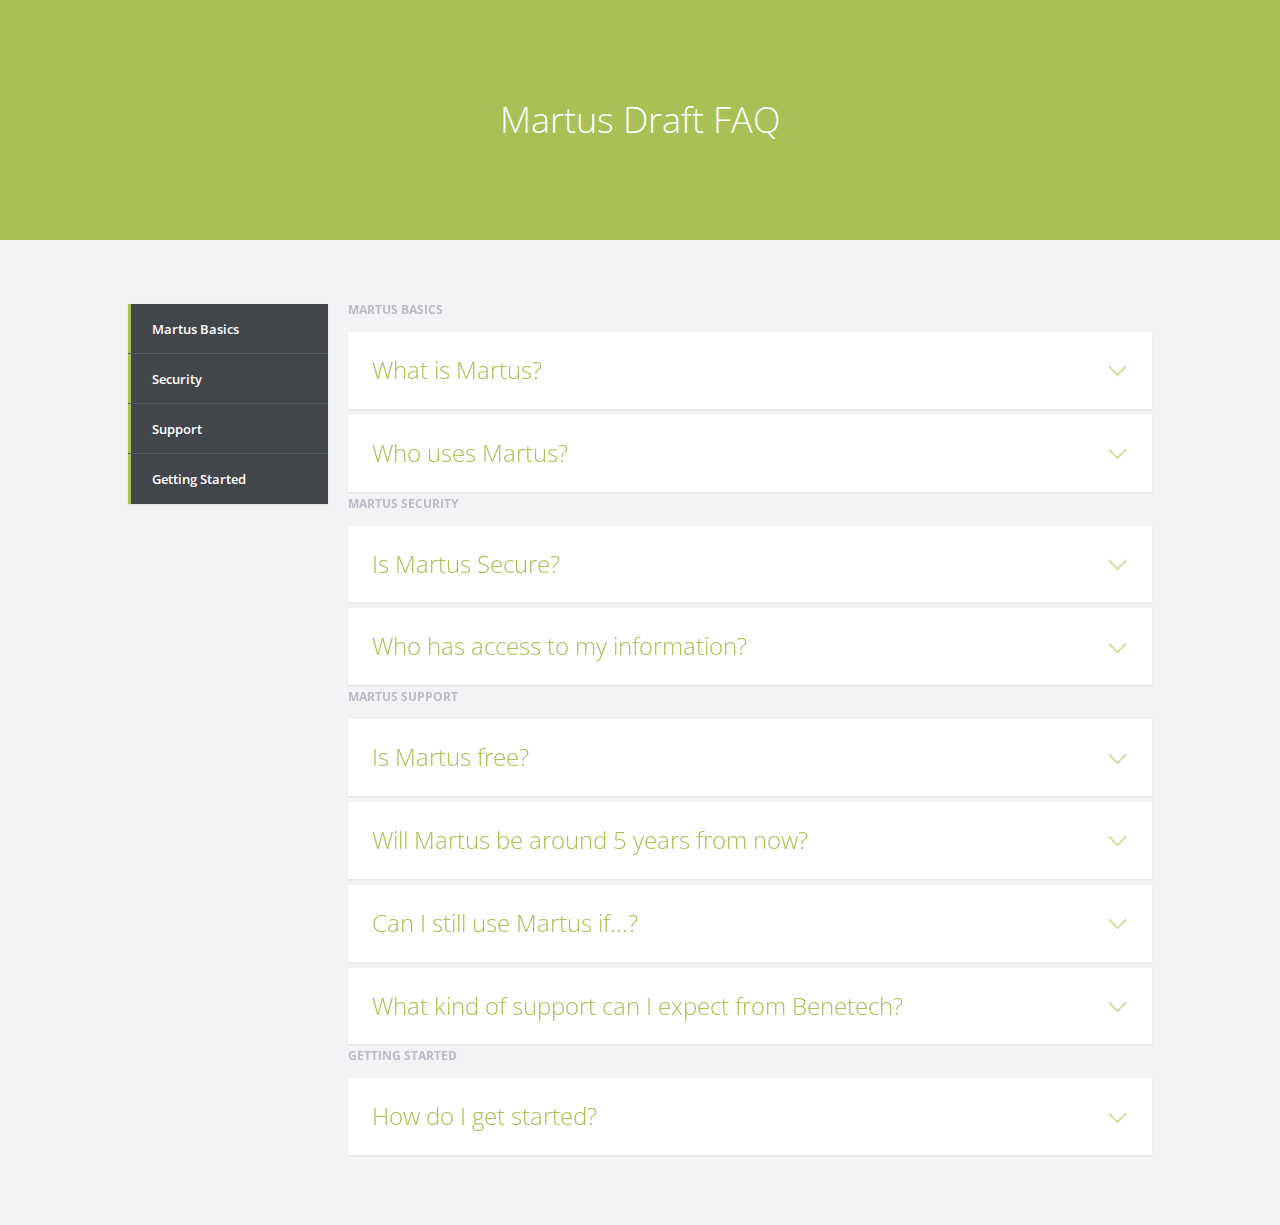
<file: index.html>
<!doctype html>
<html lang="en" class="no-js">
<head>
	<meta charset="UTF-8">
	<meta name="viewport" content="width=device-width, initial-scale=1">

	<link href='https://fonts.googleapis.com/css?family=Open+Sans:400,300,600,700' rel='stylesheet' type='text/css'>

	<link rel="stylesheet" href="css/reset.css"> <!-- CSS reset -->
	<link rel="stylesheet" href="css/style.css"> <!-- Resource style -->
	<script src="js/modernizr.js"></script> <!-- Modernizr -->
	<title> Martus Draft FAQ</title>
</head>
<body>
<header>
	<h1>Martus Draft FAQ</h1>
</header>
<section class="cd-faq">
	<ul class="cd-faq-categories">
		<li><a class="selected" href="#martusbasics">Martus Basics</a></li>
		<li><a class="selected" href="#martussecurity">Security</a></li>
		<li><a class="selected" href="#martussupport">Support</a></li>
		<li><a class="selected" href="#martusstart">Getting Started</a></li>
	</ul> <!-- cd-faq-categories -->

	<div class="cd-faq-items">
		<ul id="martusbasics" class="cd-faq-group">
			<li class="cd-faq-title"><h2>Martus Basics</h2></li>
			
			<li>                                                         
			<a class="cd-faq-trigger" href="#0">What is Martus?</a>
			<div class="cd-faq-content">

			<p>Martus allows anyone to securely collect, share and store data and information. It is open source, free and can be customized to collect data according to the needs of users. Information is often the most powerful asset available to individuals and groups who protect human rights and civil liberties. Martus was created to empower these activists to be stronger in their fight against injustice and abuse. <a href="https://martus.org/overview.html#infographic"style="text-decoration: none">How does it work?</a></p>

			</div> <!-- cd-faq-content -->
			</li>

			<li>                                                         
			<a class="cd-faq-trigger" href="#0">Who uses Martus?</a>
			<div class="cd-faq-content">

			<p>Anyone who needs a secure system to collect and manage information can use Martus. Our users include lawyers, researchers, journalists, and human rights advocates. In addition to large nonprofits and non-governmental organizations (NGOs), our users include independent activists, local coalitions, members of small NGOs and many others. Some examples:</p>
			<ul style="list-style:circle;font-size:90%;padding:10px;">
			<li style="margin:10px;"><a href="http://www.benetech.org/our-programs/human-rights/impact-case-studies/"style="text-decoration: none">ND-Burma</a> is a network of human rights groups who collect and share information about human rights abuses in Burma. They have been using Martus for more than 10 years, and the documentation they have secured there has helped them to produce numerous reports and inform various public information and advocacy campaigns promoting justice and accountability.</li>

			<li style="margin:10px;">A Tibetan group has been using <a href="http://www.benetech.org/2014/01/07/a-rat-in-the-registry-the-case-for-martus-on-tails/"style="text-decoration: none">Martus on Tails</a> since 2014. This model allows them to collect and share their human rights data in a standardized, strategic and secure way, while also providing protection against targeted malware attacks, a tactic that has been repeatedly used in attempts to compromise Tibetan human rights groups in the past.</li>

			<li style="margin:10px;">A number of groups in Southern and Eastern Africa have deployed Martus to collect, store and share information related to human rights abuses against members of the LGBTI communities in their respective countries, as well as human rights issues related to healthcare, especially <a href="http://www.benetech.org/2016/08/08/in-south-africa-human-rights-joins-the-fight-against-hivaids/"style="text-decoration: none">HIV and AIDS</a>.</li>
			</ol>
			

			</div> <!-- cd-faq-content -->
			</li>

			
	</div>
			
	<div class="cd-faq-items">
		<ul id="martussecurity" class="cd-faq-group">
		<li class="cd-faq-title"><h2>Martus Security</h2></li>
			<li>                                                         
			<a class="cd-faq-trigger" href="#0">Is Martus Secure?</a>
			<div class="cd-faq-content">

			<p>The people who give you information about human rights abuses are concerned about security and privacy - and you need to be just as concerned in order to protect them and yourself.</p> 
			</br>
			<p>Martus prioritizes security. Martus keeps your information safe through always-on end-to-end encryption and by enabling backup to secure servers. This means only you and those you designate have access to the records you've created and no one else is able to modify the data you submit, or to create false or inaccurate records using your account. Even if your device is lost, seized, or stolen, Martus ensures your data cannot be read by those without permission to access it but, since it is backed up, you can recover it from another device. See the technical description of the encryption used in Martus see the “About Martus Security” section, <a href="https://martus.org/download.html"style="text-decoration: none">here</a>. Because Martus is an open source application, you don't have to take our word for it. Any organization can have <a href="https://github.com/benetech/Martus-Project/"style="text-decoration: none">the code</a> independently verified to see that it does what we say it will do.</p>
			</br>
			<p>Since security involves people, and people are human, Martus security has <a href=""style="text-decoration: none">limitations</a>. Also important to note, if you forget your password or lose your Martus key, we cannot help you to recover your account. This is why it is very important to back up your key!</p>
			
			</div> <!-- cd-faq-content -->
			</li>

			<li>                                                         
			<a class="cd-faq-trigger" href="#0">Who has access to my information?</a>
			<div class="cd-faq-content">

			<p>Martus's end-to-end encryption means that only you and the people who you choose can access your data. Even Benetech (or anyone with system administrator access) cannot read any information that you collect or store.</p>
			</br>
			<p>We have periodic security audits so that security experts can verify that there aren't any unanticipated vulnerabilities in our software and its implementation.</p>


			</div> <!-- cd-faq-content -->
			</li>
	</div>
			
	<div class="cd-faq-items">
		<ul id="martussupport" class="cd-faq-group">
		<li class="cd-faq-title"><h2>Martus Support</h2></li>
			<li>                                                         
			<a class="cd-faq-trigger" href="#0">Is Martus free?</a>
			<div class="cd-faq-content">

			<p>Yes, Martus is free to download and use. Benetech is a non-profit organization that funds the development and support for Martus through grants from a variety of sources (governments, foundations and individuals). This allows us to ensure the software stays up to date on security developments and continues to be available for years to come.</p>

			</div> <!-- cd-faq-content -->
			</li>

			<li>                                                         
			<a class="cd-faq-trigger" href="#0">Will Martus be around 5 years from now?</a>
			<div class="cd-faq-content">

			<p>Martus was launched in 2003 and has been used by human rights defenders in over 50 countries. Benetech raises funds from governments, foundations and individuals to ensure Martus continues to be available for years to come.</p>


			</div> <!-- cd-faq-content -->
			</li>

			<li>                                                         
			<a class="cd-faq-trigger" href="#0">Can I still use Martus if...?</a>
			<div class="cd-faq-content">
</br>
			<b>I want to work in a language other than English</b>
			<p>Martus is available in 13 languages. Check our <a href="https://martus.org/resources/documentation.html"style="text-decoration: none">Language Packs</a> to see if an updated translation is available in your language.</p>
			</br>
			<b>I want to use my own form</b>
			<p>Martus data entry format templates are customizable, so you can shape your form to match the data you are collecting and any interview/intake forms you are already using.</p>
</br>
			<b>My computer is old</b>
			<p>Yes, probably. Lots of our users have older computers. The requirements for each operating system can be found on the <a href="https://martus.org/download.html"style="text-decoration: none">downloads page</a>. </p>
</br>
			<b>I use my phone to collect data</b>
			<p>There are a few options for collecting data on a mobile phone or tablet. You can download  <a href="https://play.google.com/store/apps/details?id=org.martus.android&hl=en"style="text-decoration: none">Mobile Martus</a> for Android from the app store. We are working on <a href="https://vimeo.com/160698778"style="text-decoration: none">other mobile options</a>.</p> 
</br>
			<b>I don't have internet access</b>
			<p>Many Martus users do the majority of their work offline, occasionally backing up and receiving records when they have a secure internet connection. Martus can also be operated entirely offline and back up secured on external drives. We recommend backing up regularly and off-site. </p>

			</div> <!-- cd-faq-content -->
			</li>

			<li>                                                         
			<a class="cd-faq-trigger" href="#0">What kind of support can I expect from Benetech?</a>
			<div class="cd-faq-content">

			<p>Benetech provides training and support to current and potential Martus users. We are happy to help you evaluate if Martus is the right tool for your work. The Benetech Human Rights Program regularly conducts both remote and in-country training and extends support to local human rights groups including:</p>

				<ul style="list-style:circle;font-size:90%;margin-left:50px;padding:10px;">
				<li>needs and capacity assessments</li>
				<li>training on Martus use and implementation</li>
				<li>consultation on customizing Martus</li>
				<li>digital safety training</li>
				<li>human rights documentation best practices</li>
				</ul>
				
			<p>We also provide remote follow-up support for groups we have trained, as needed. We have tried to provide helpful <a href="https://martus.org/resources/documentation.html"style="text-decoration: none">documentation</a> and <a href="https://martus.org/resources/trainingmaterials.html"style="text-decoration: none">training materials</a> for users on our webpage.</p> 

			<p>For questions or more information, please contact <a href=“mailto:martus@benetech.org">martus@benetech.org</a></p>


			</div> <!-- cd-faq-content -->
			</li>
	</div>
			
	<div class="cd-faq-items">
		<ul id="martusstart" class="cd-faq-group">
		<li class="cd-faq-title"><h2>Getting Started</h2></li>
			<li>                                                         
			<a class="cd-faq-trigger" href="#0">How do I get started?</a>
			<div class="cd-faq-content">

			<p>Martus takes from 15-45 minutes to download and set up depending on your connection speed and level of comfort with software. <a href="https://martus.org/download.html"style="text-decoration: none">Click here to get started</a>.</p>

			</div> <!-- cd-faq-content -->
			</li>
		</ul> <!-- cd-faq-group -->
	</div> <!-- cd-faq-items -->
	<a href="#0" class="cd-close-panel">Close</a>
</section> <!-- cd-faq -->
<script src="js/jquery-2.1.1.js"></script>
<script src="js/jquery.mobile.custom.min.js"></script>
<script src="js/main.js"></script> <!-- Resource jQuery -->
</body>
</html>
</file>
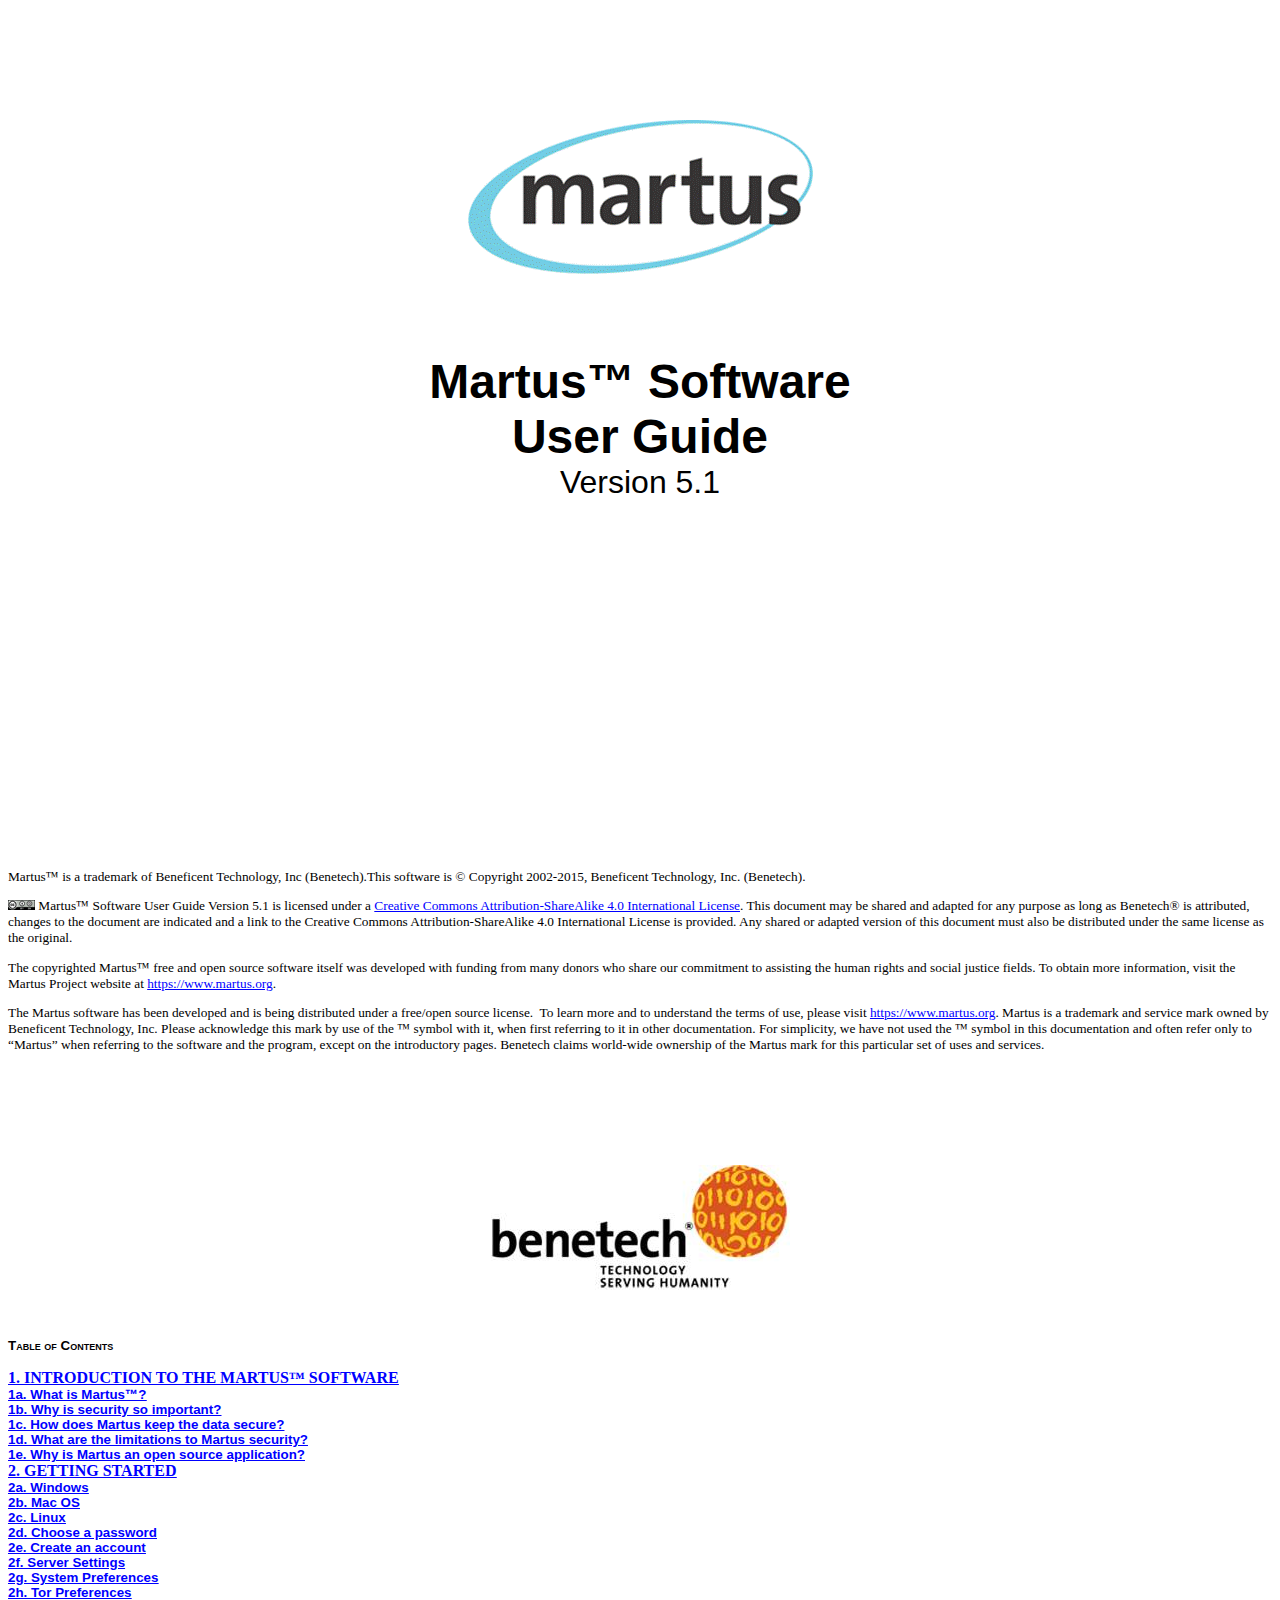
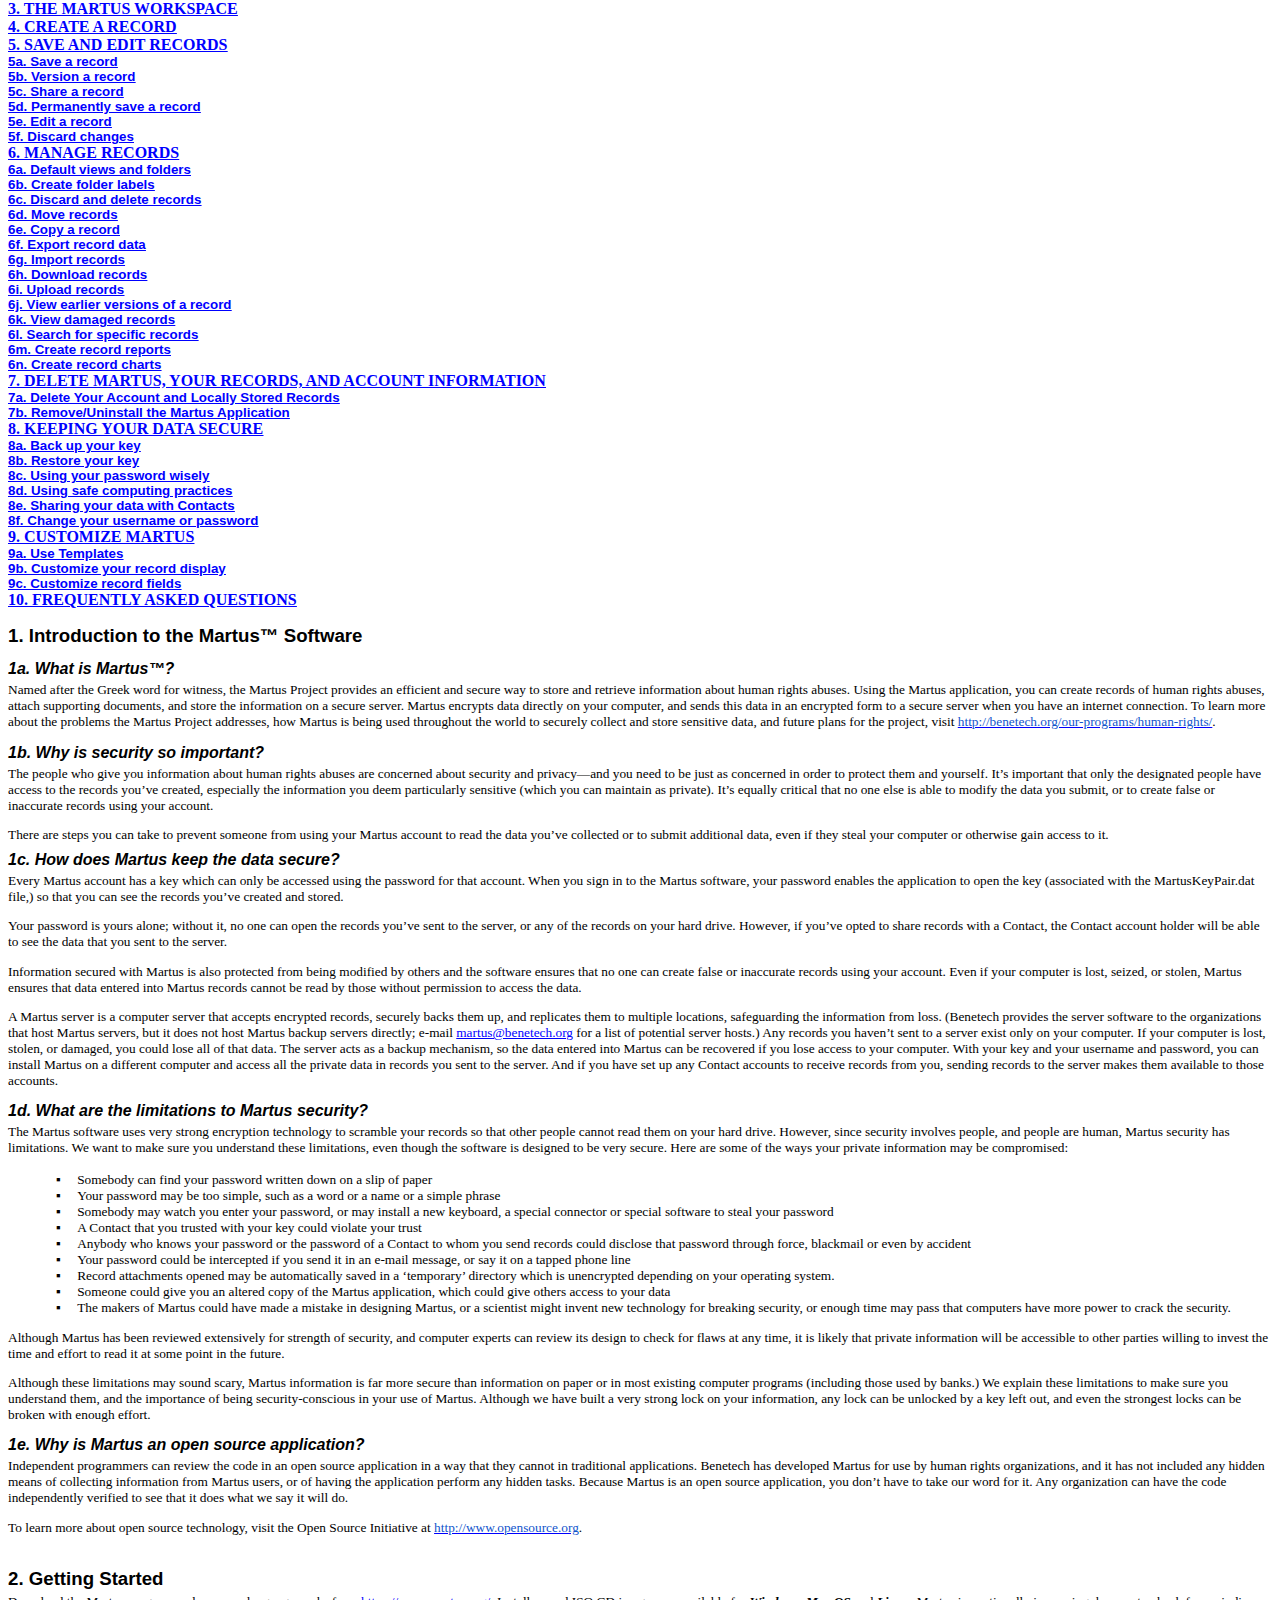
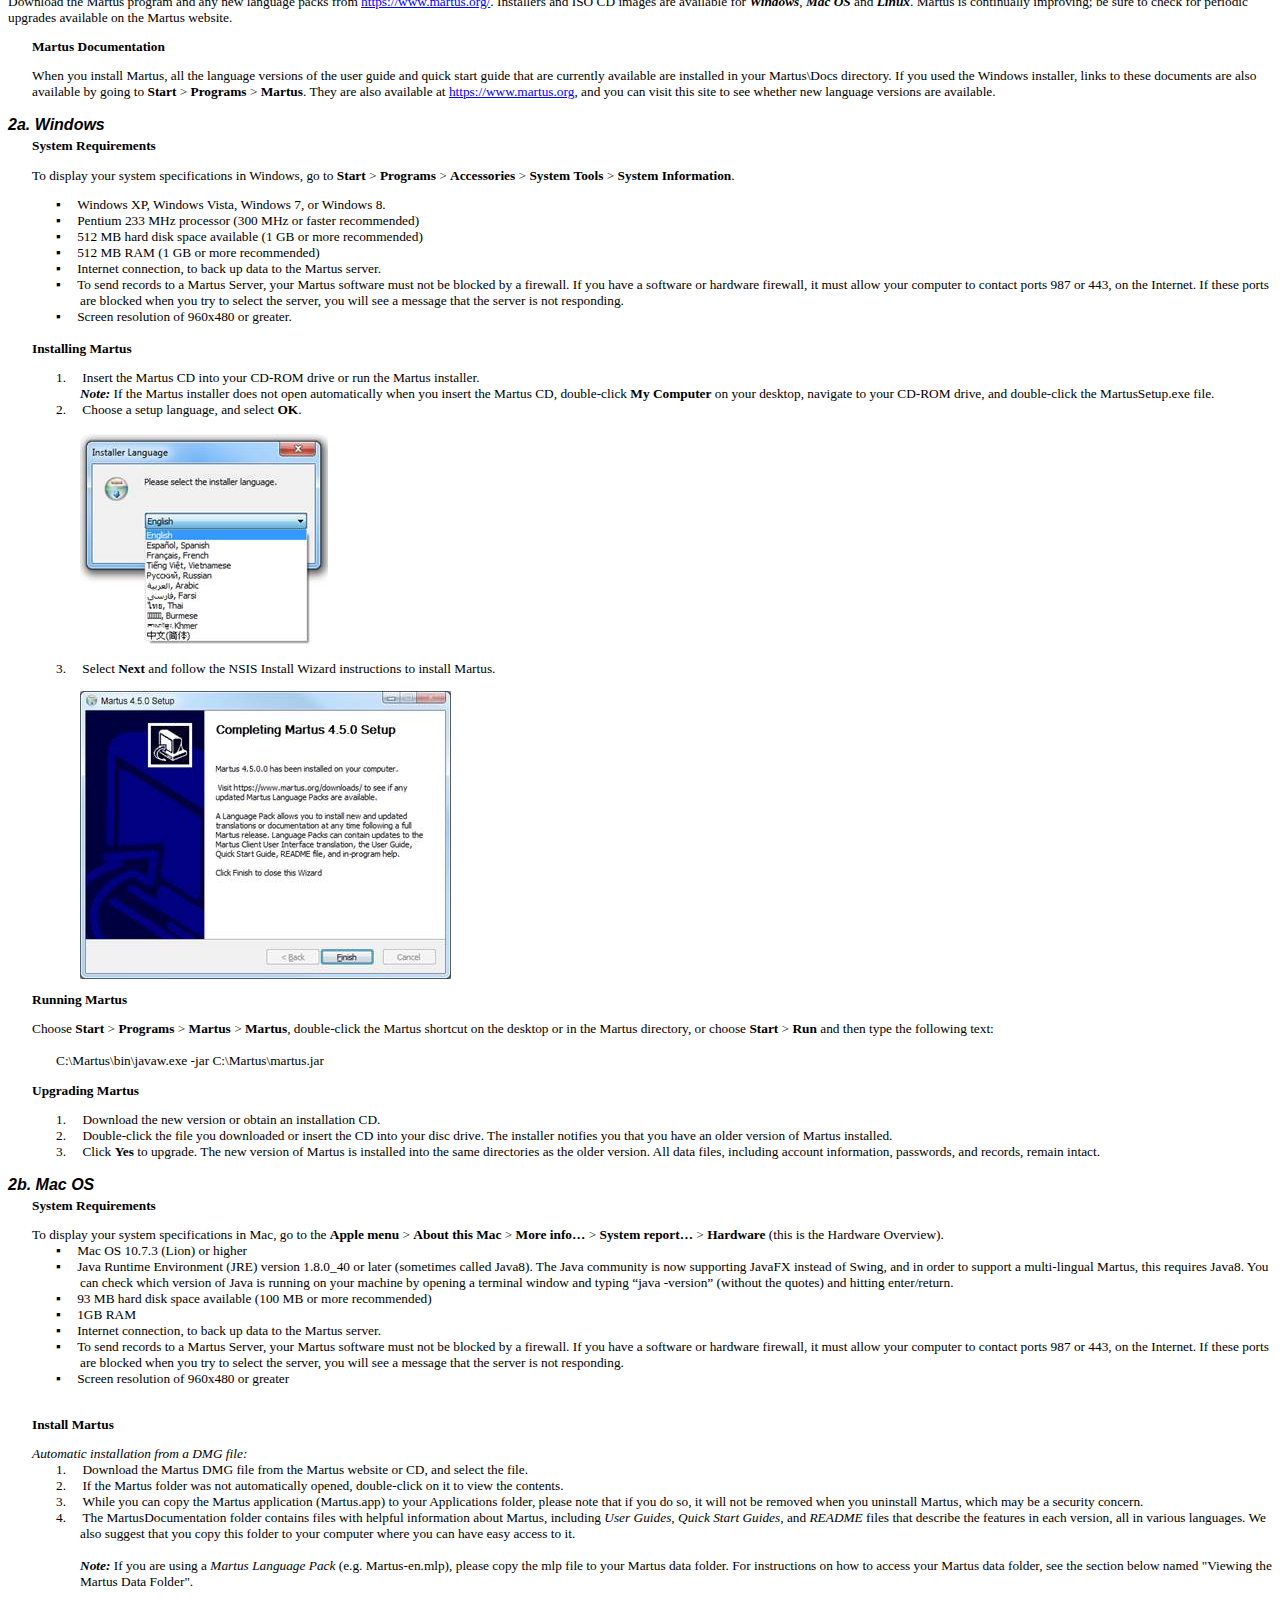
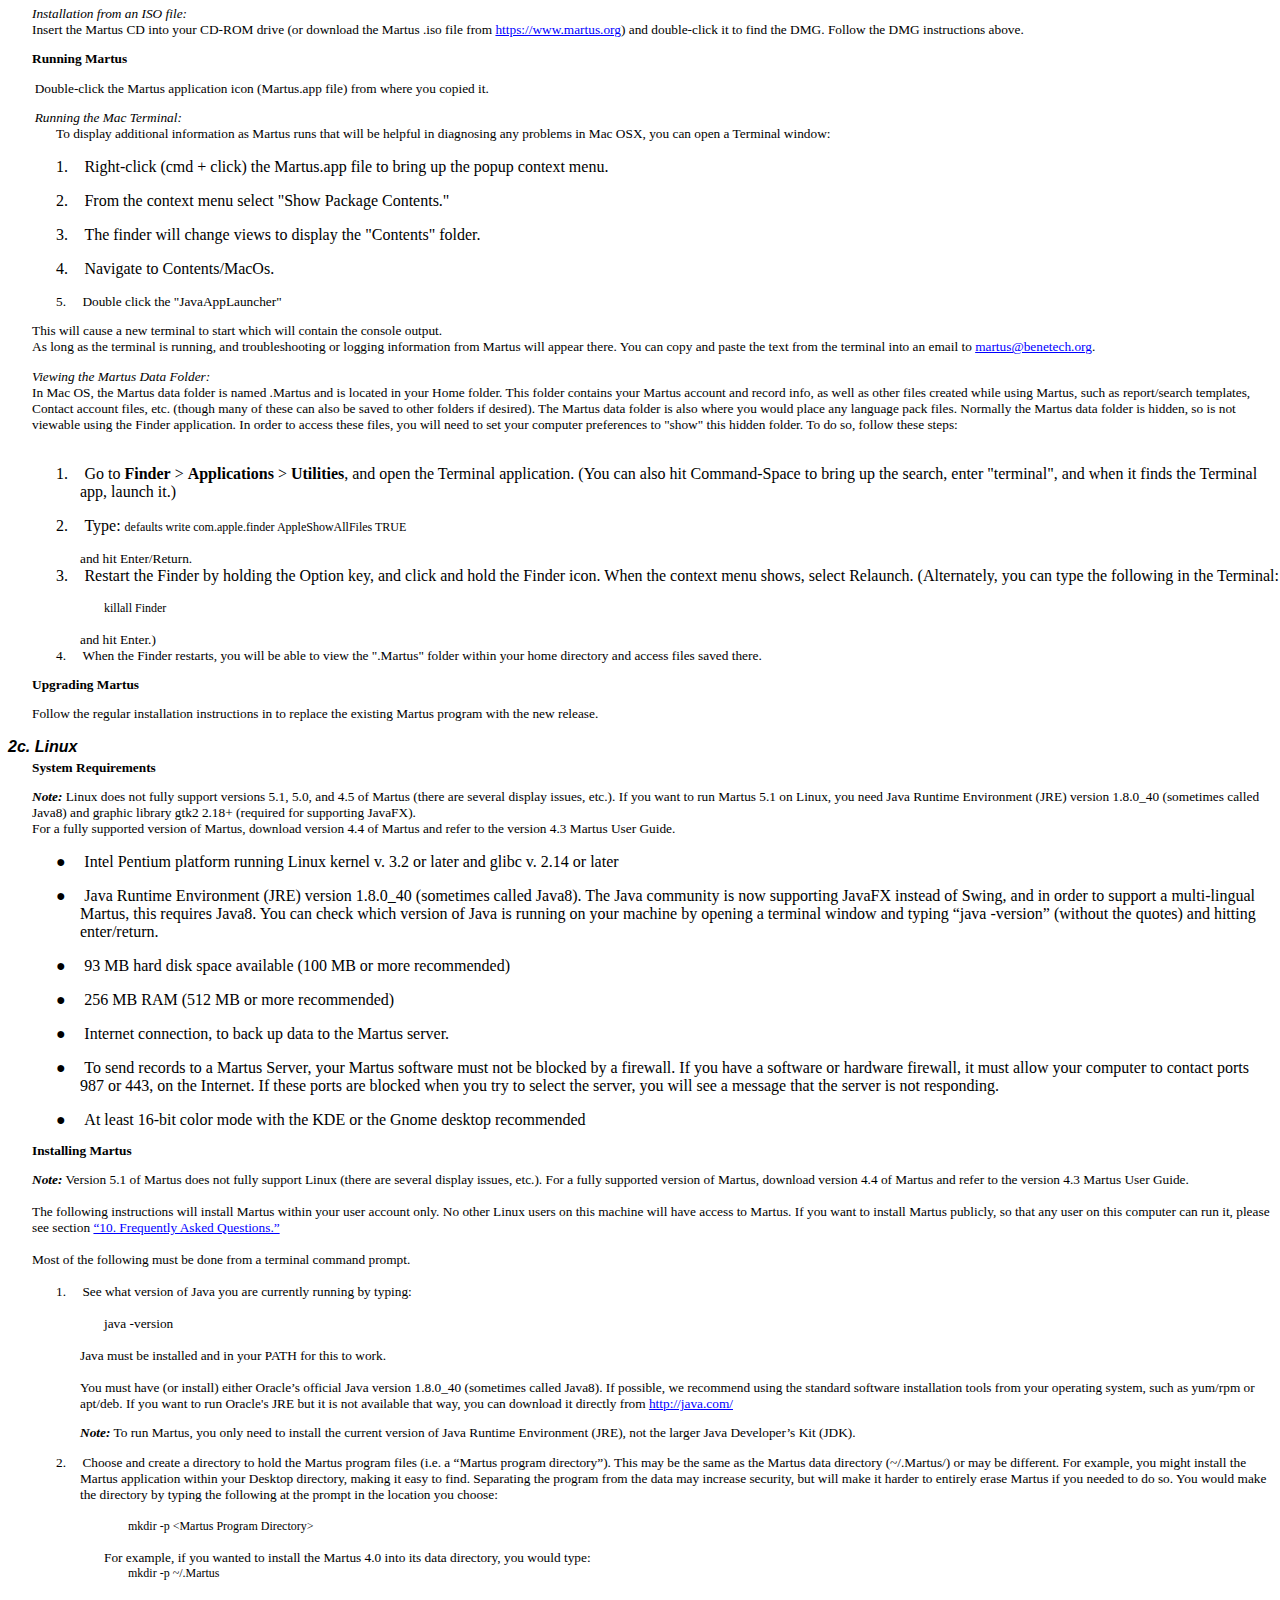
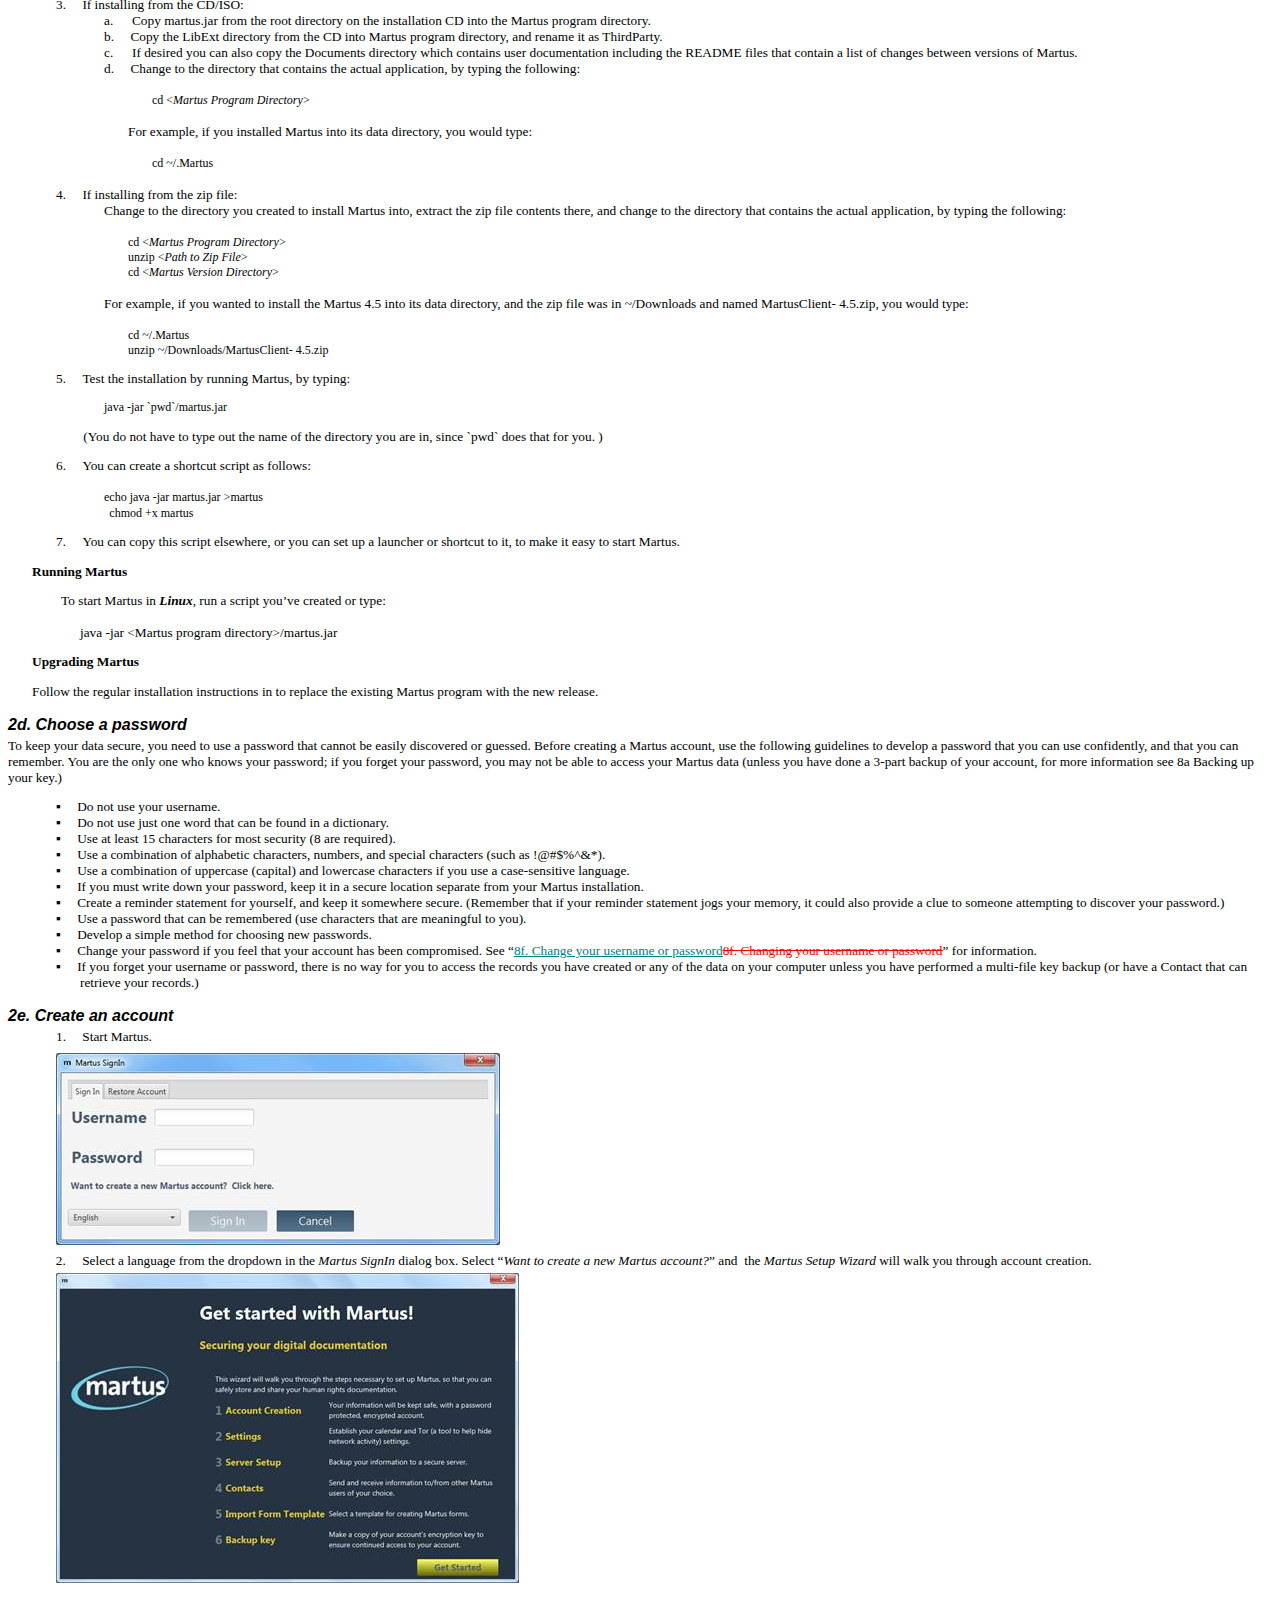
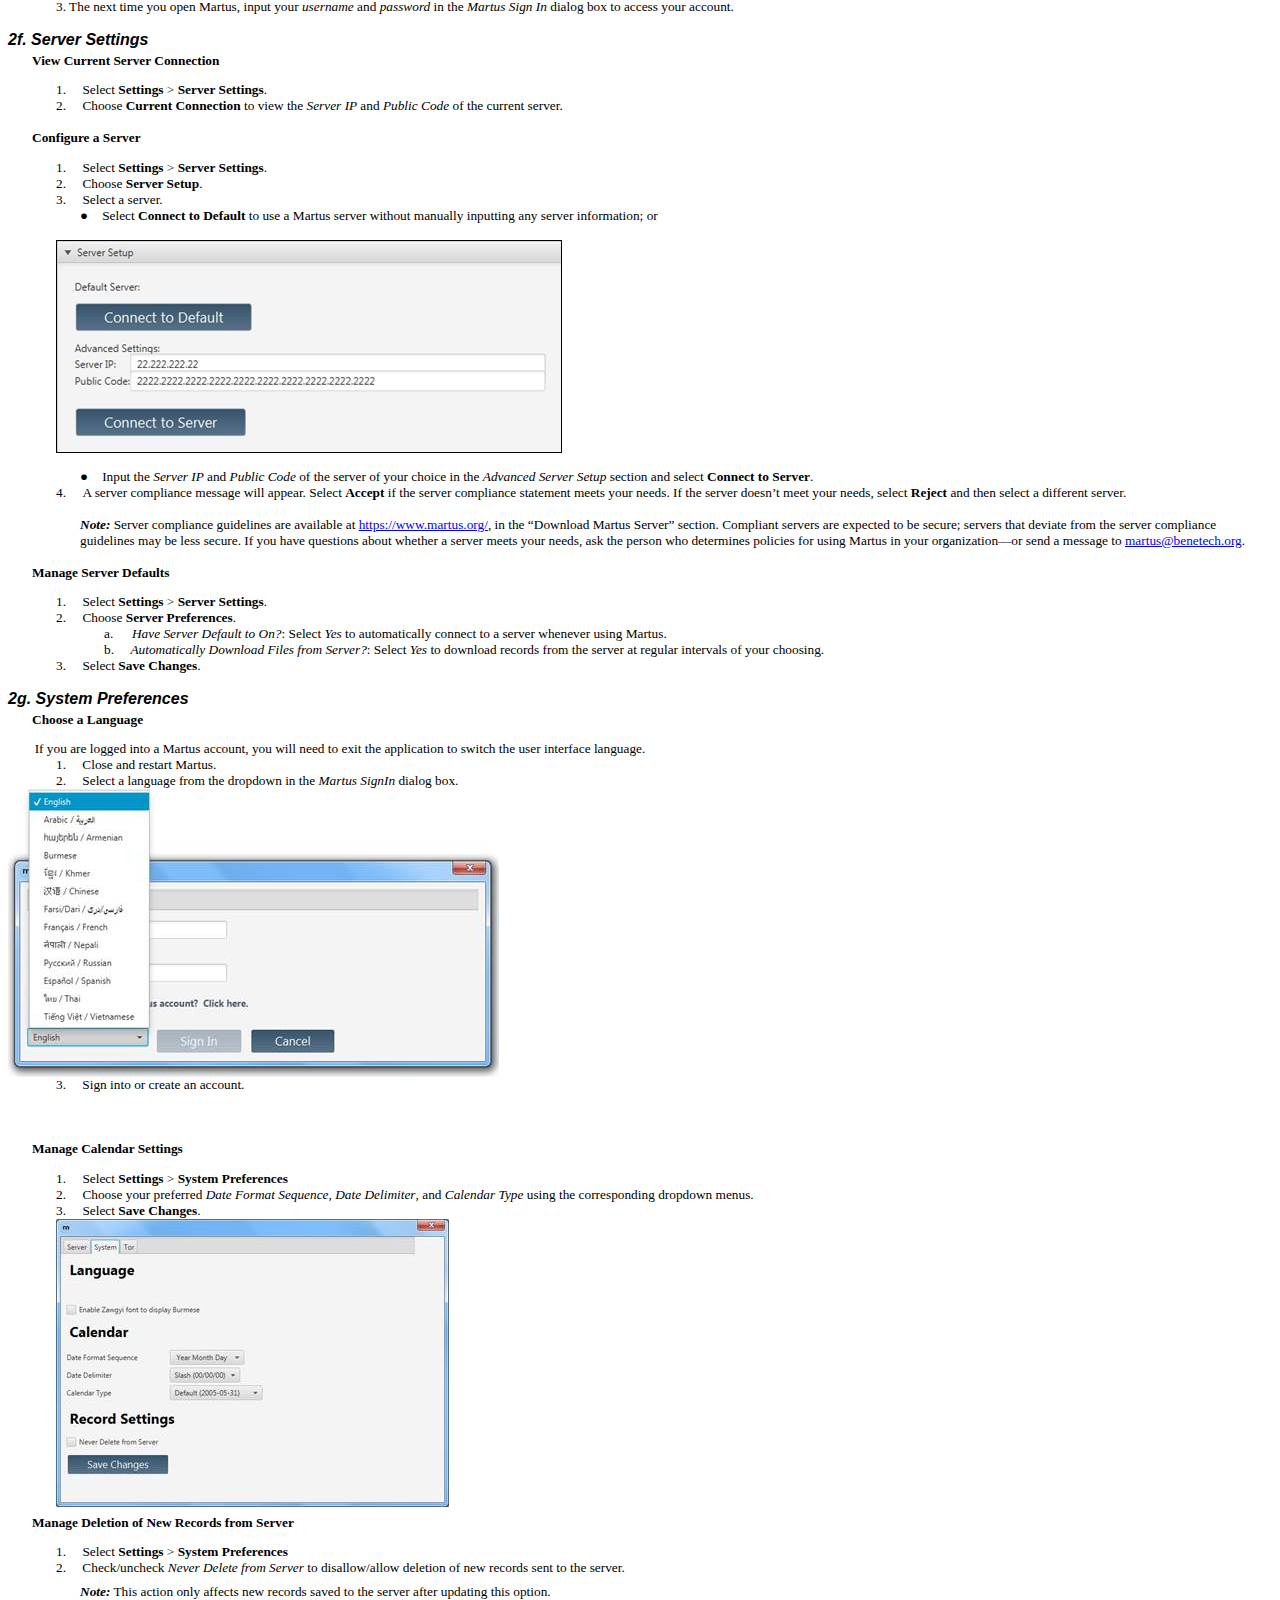
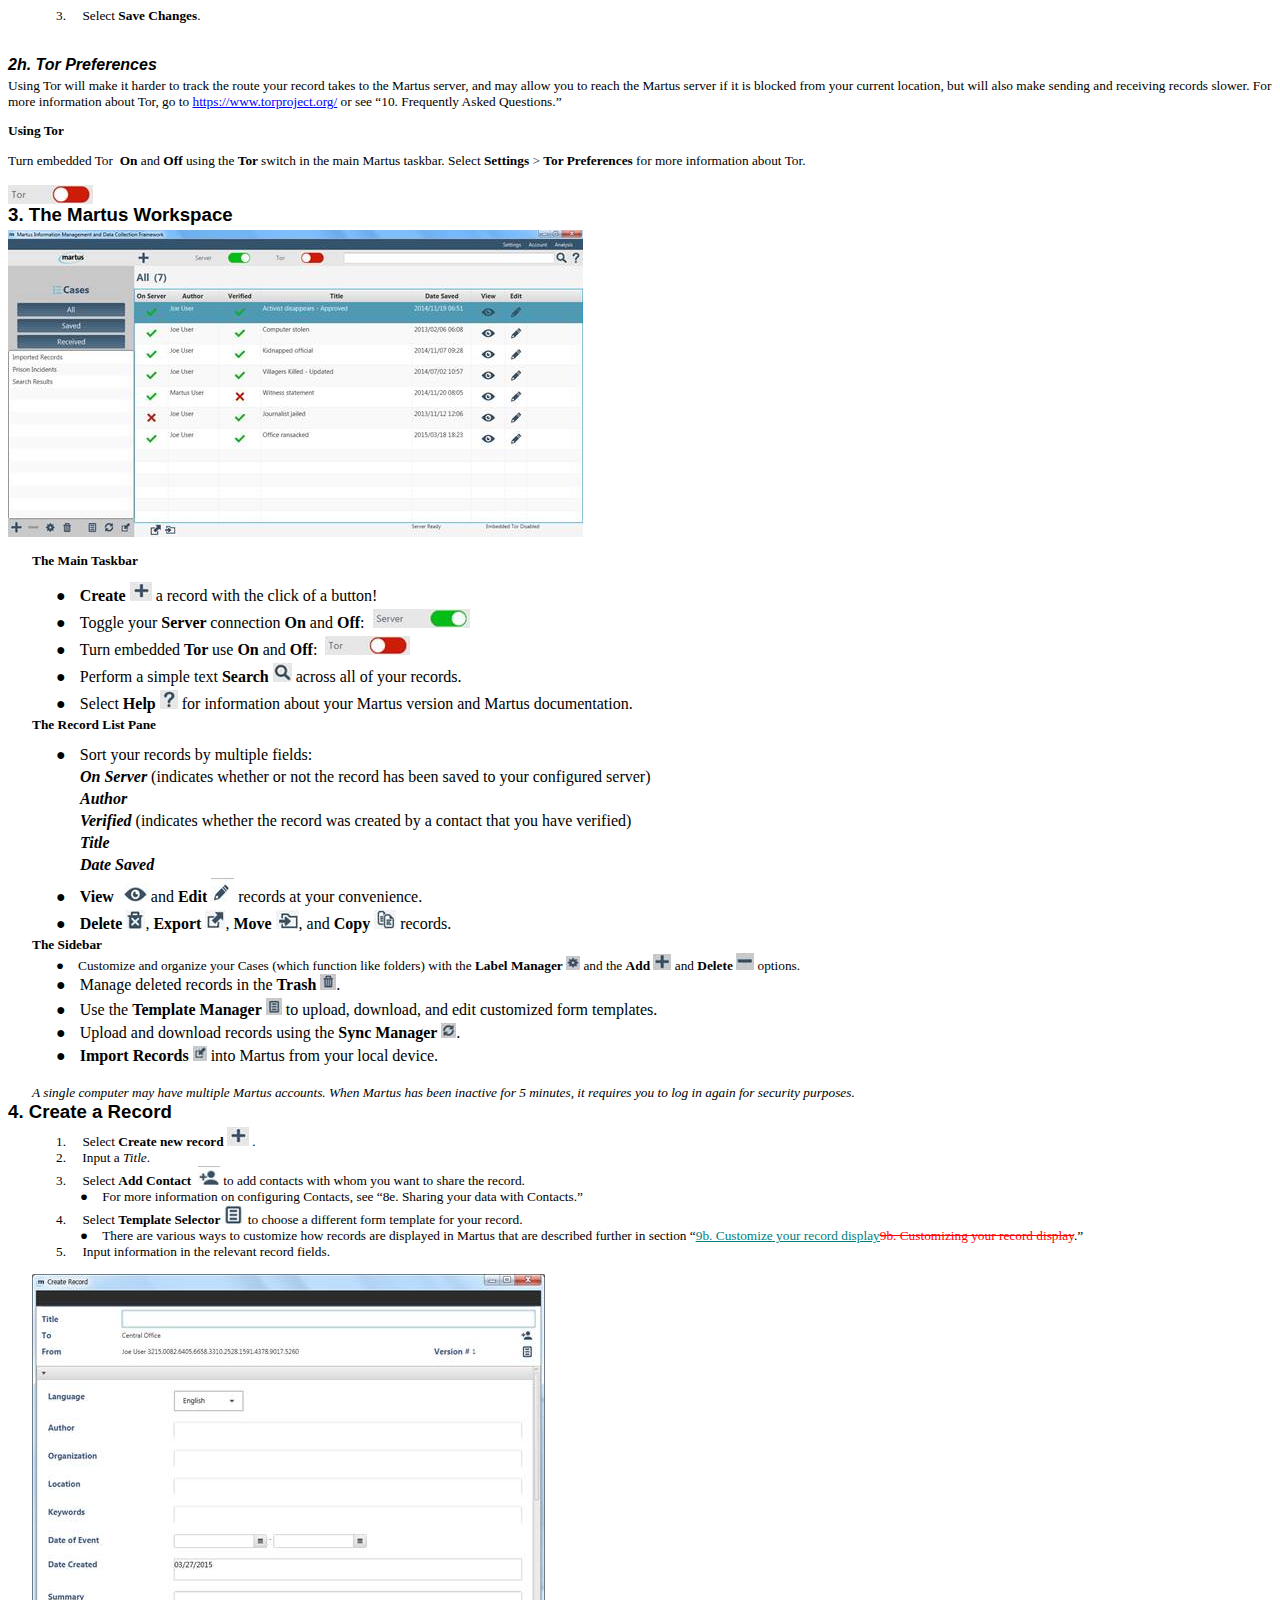
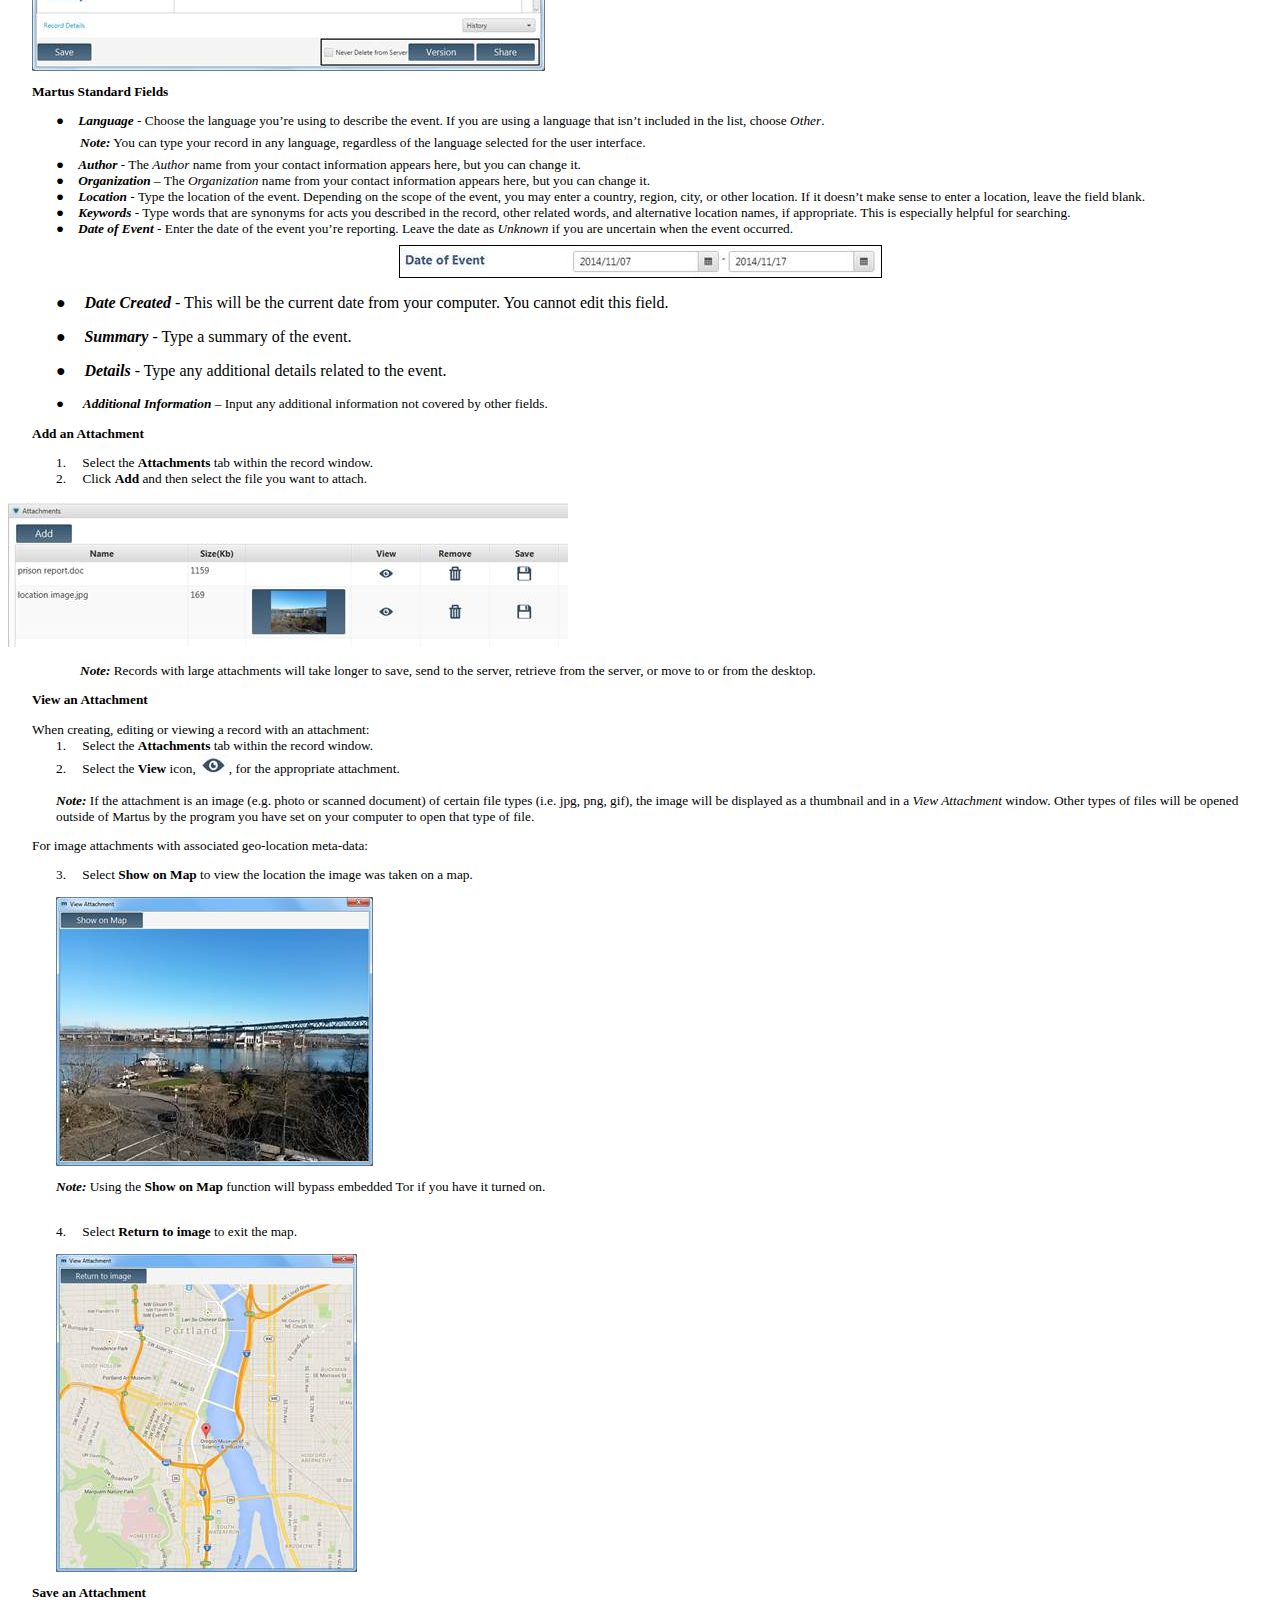
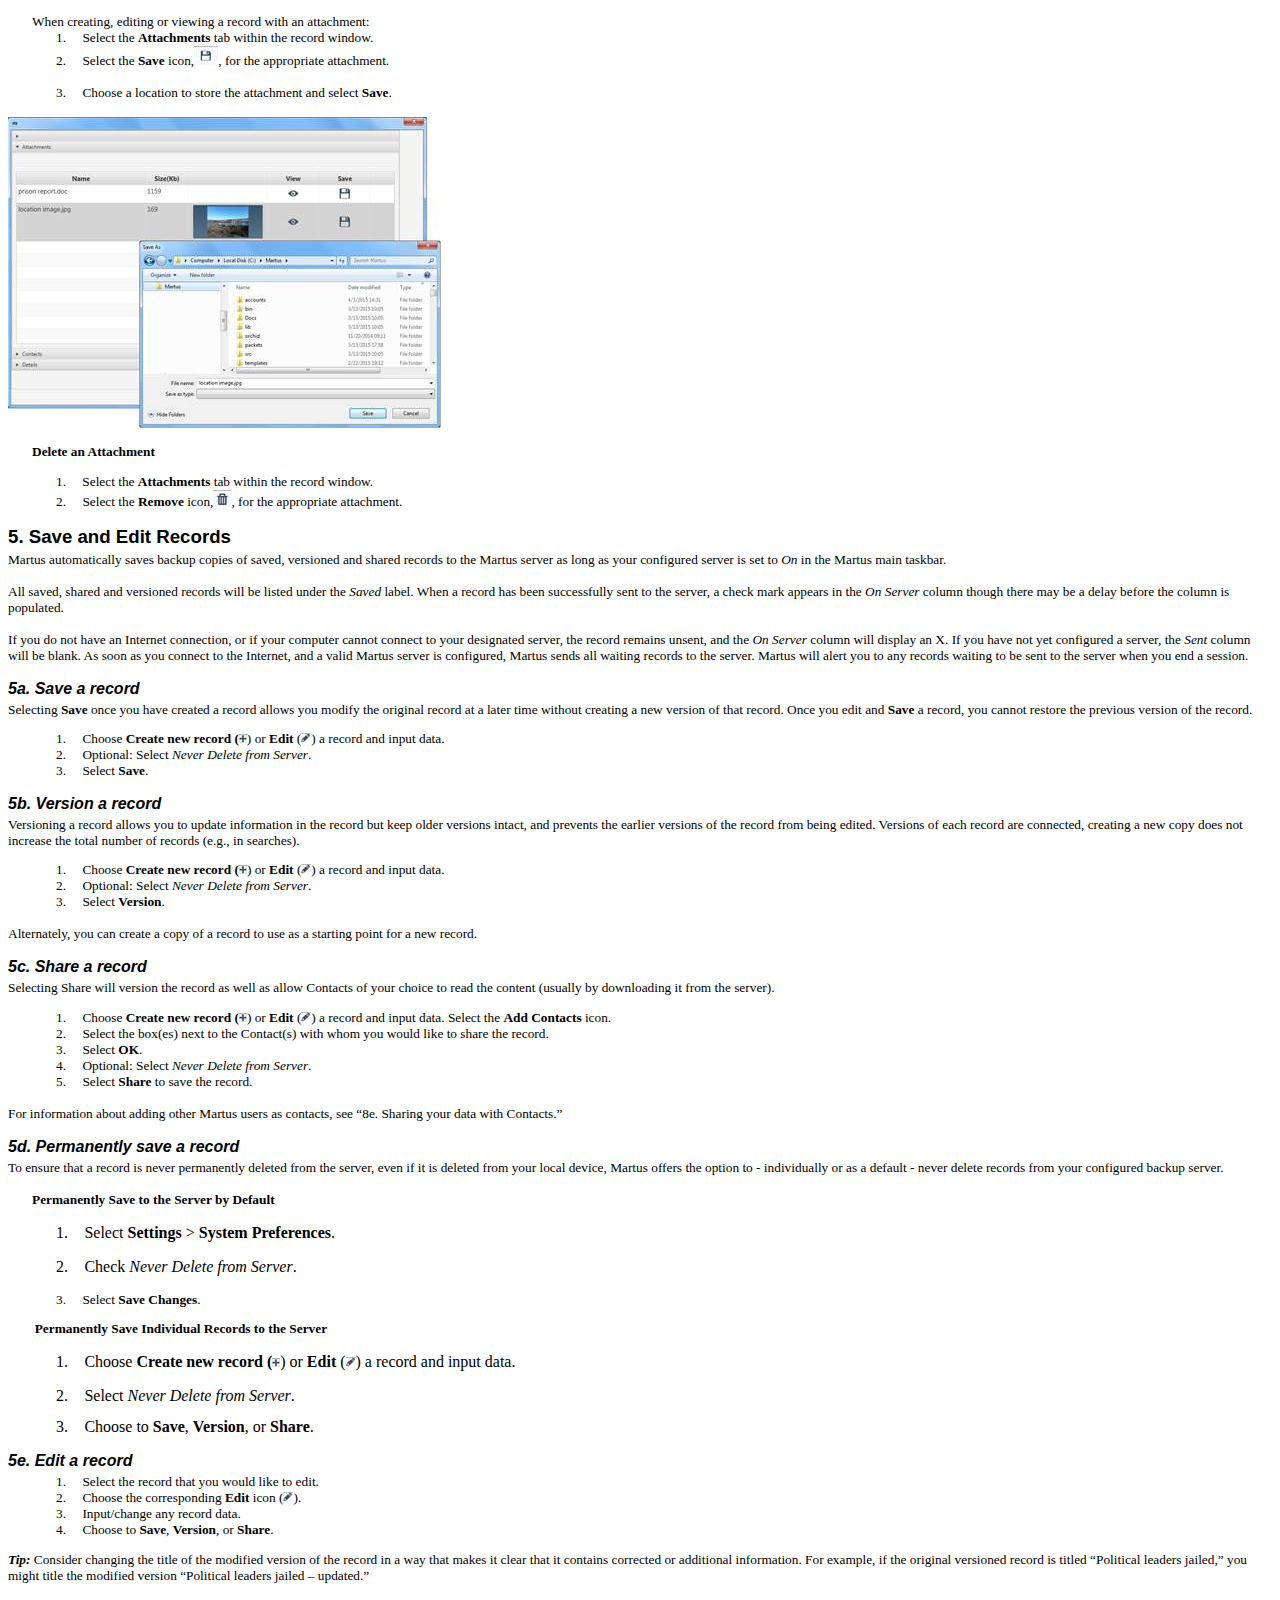
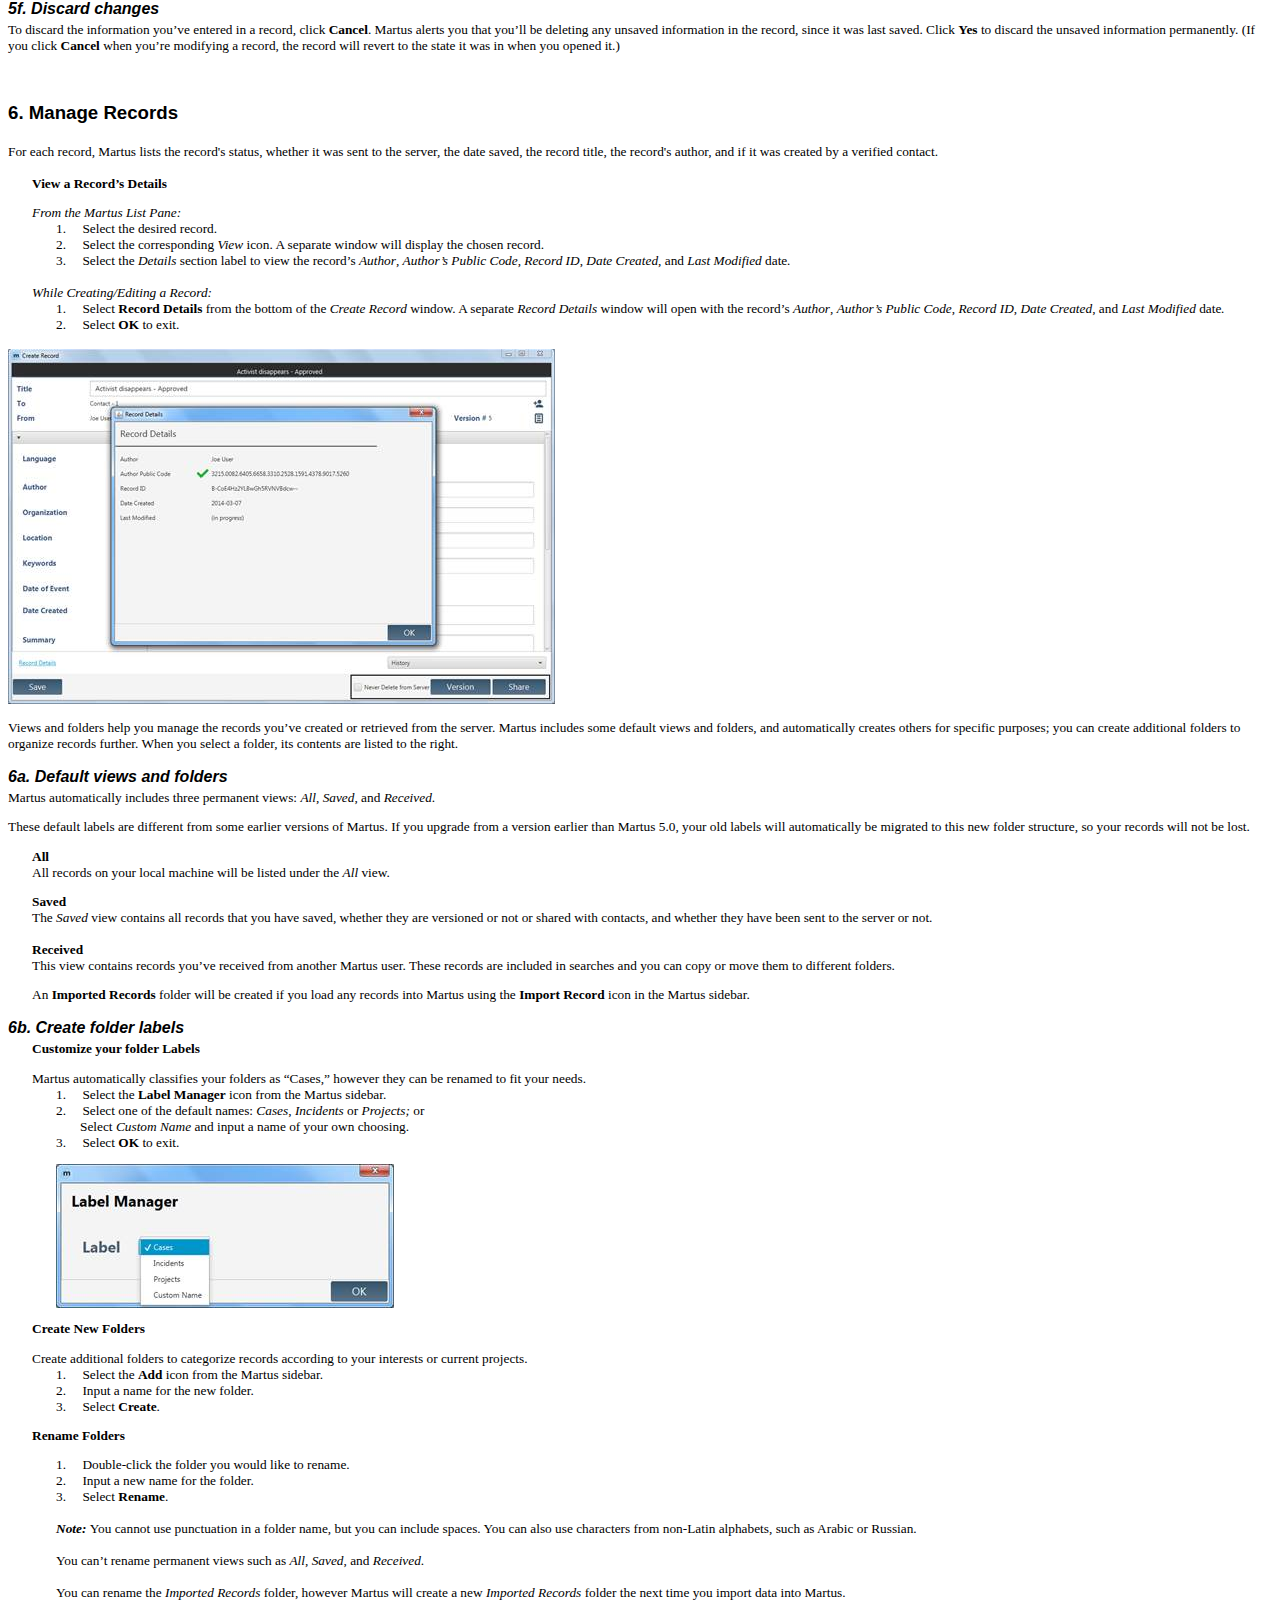
<file: UserGuide/index.html>
﻿<html>

<head>

<meta http-equiv=Content-Type content="text/html; charset=windows-1252">
<title>Martus User Guide 5.1</title>
<style>
 p.MsoNormal, li.MsoNormal, div.MsoNormal
	{margin:0in;
	margin-bottom:.0001pt;
	font-size:10.0pt;
	font-family:"Times New Roman",serif;
	color:black;}
h1
	{margin-top:12.0pt;
	margin-right:0in;
	margin-bottom:3.0pt;
	margin-left:0in;
	page-break-after:avoid;
	font-size:14.0pt;
	font-family:"Arial",sans-serif;
	color:black;
	font-weight:bold;}
h2
	{margin-top:12.0pt;
	margin-right:0in;
	margin-bottom:3.0pt;
	margin-left:0in;
	page-break-after:avoid;
	font-size:12.0pt;
	font-family:"Arial",sans-serif;
	color:black;
	font-weight:bold;
	font-style:italic;}
h3
	{margin-top:0in;
	margin-right:0in;
	margin-bottom:10.0pt;
	margin-left:.25in;
	page-break-after:avoid;
	font-size:10.0pt;
	font-family:"Times New Roman",serif;
	color:black;
	font-weight:bold;}
h3.CxSpFirst
	{margin-top:0in;
	margin-right:0in;
	margin-bottom:0in;
	margin-left:.25in;
	margin-bottom:.0001pt;
	page-break-after:avoid;
	font-size:10.0pt;
	font-family:"Times New Roman",serif;
	color:black;
	font-weight:bold;}
h3.CxSpMiddle
	{margin-top:0in;
	margin-right:0in;
	margin-bottom:0in;
	margin-left:.25in;
	margin-bottom:.0001pt;
	page-break-after:avoid;
	font-size:10.0pt;
	font-family:"Times New Roman",serif;
	color:black;
	font-weight:bold;}
h3.CxSpLast
	{margin-top:0in;
	margin-right:0in;
	margin-bottom:10.0pt;
	margin-left:.25in;
	page-break-after:avoid;
	font-size:10.0pt;
	font-family:"Times New Roman",serif;
	color:black;
	font-weight:bold;}
h4
	{margin-top:0in;
	margin-right:0in;
	margin-bottom:0in;
	margin-left:.25in;
	margin-bottom:.0001pt;
	text-indent:-17.95pt;
	page-break-after:avoid;
	font-size:10.0pt;
	font-family:"Times New Roman",serif;
	color:black;
	font-weight:bold;}
h5
	{margin:0in;
	margin-bottom:.0001pt;
	text-align:center;
	page-break-after:avoid;
	font-size:36.0pt;
	font-family:"Arial",sans-serif;
	color:black;
	font-weight:bold;}
h6
	{margin:0in;
	margin-bottom:.0001pt;
	text-align:center;
	page-break-after:avoid;
	font-size:24.0pt;
	font-family:"Arial",sans-serif;
	color:black;
	font-weight:normal;}
p.MsoToc1, li.MsoToc1, div.MsoToc1
	{margin:0in;
	margin-bottom:.0001pt;
	font-size:12.0pt;
	font-family:"Cambria",serif;
	color:black;
	text-transform:uppercase;
	font-weight:bold;}
p.MsoToc2, li.MsoToc2, div.MsoToc2
	{margin:0in;
	margin-bottom:.0001pt;
	font-size:10.0pt;
	font-family:"Calibri",sans-serif;
	color:black;
	font-weight:bold;}
p.MsoToc3, li.MsoToc3, div.MsoToc3
	{margin-top:0in;
	margin-right:0in;
	margin-bottom:0in;
	margin-left:10.0pt;
	margin-bottom:.0001pt;
	font-size:10.0pt;
	font-family:"Calibri",sans-serif;
	color:black;}
p.MsoToc4, li.MsoToc4, div.MsoToc4
	{margin-top:0in;
	margin-right:0in;
	margin-bottom:0in;
	margin-left:20.0pt;
	margin-bottom:.0001pt;
	font-size:10.0pt;
	font-family:"Calibri",sans-serif;
	color:black;}
p.MsoToc5, li.MsoToc5, div.MsoToc5
	{margin-top:0in;
	margin-right:0in;
	margin-bottom:0in;
	margin-left:30.0pt;
	margin-bottom:.0001pt;
	font-size:10.0pt;
	font-family:"Calibri",sans-serif;
	color:black;}
p.MsoToc6, li.MsoToc6, div.MsoToc6
	{margin-top:0in;
	margin-right:0in;
	margin-bottom:0in;
	margin-left:40.0pt;
	margin-bottom:.0001pt;
	font-size:10.0pt;
	font-family:"Calibri",sans-serif;
	color:black;}
p.MsoToc7, li.MsoToc7, div.MsoToc7
	{margin-top:0in;
	margin-right:0in;
	margin-bottom:0in;
	margin-left:50.0pt;
	margin-bottom:.0001pt;
	font-size:10.0pt;
	font-family:"Calibri",sans-serif;
	color:black;}
p.MsoToc8, li.MsoToc8, div.MsoToc8
	{margin-top:0in;
	margin-right:0in;
	margin-bottom:0in;
	margin-left:60.0pt;
	margin-bottom:.0001pt;
	font-size:10.0pt;
	font-family:"Calibri",sans-serif;
	color:black;}
p.MsoToc9, li.MsoToc9, div.MsoToc9
	{margin-top:0in;
	margin-right:0in;
	margin-bottom:0in;
	margin-left:70.0pt;
	margin-bottom:.0001pt;
	font-size:10.0pt;
	font-family:"Calibri",sans-serif;
	color:black;}
p.MsoCommentText, li.MsoCommentText, div.MsoCommentText
	{mso-style-link:"Comment Text Char";
	margin:0in;
	margin-bottom:.0001pt;
	font-size:10.0pt;
	font-family:"Times New Roman",serif;
	color:black;}
p.MsoHeader, li.MsoHeader, div.MsoHeader
	{mso-style-link:"Header Char";
	margin:0in;
	margin-bottom:.0001pt;
	font-size:10.0pt;
	font-family:"Times New Roman",serif;
	color:black;}
p.MsoFooter, li.MsoFooter, div.MsoFooter
	{mso-style-link:"Footer Char";
	margin:0in;
	margin-bottom:.0001pt;
	font-size:10.0pt;
	font-family:"Times New Roman",serif;
	color:black;}
p.MsoTitle, li.MsoTitle, div.MsoTitle
	{margin-top:24.0pt;
	margin-right:0in;
	margin-bottom:6.0pt;
	margin-left:0in;
	page-break-after:avoid;
	font-size:36.0pt;
	font-family:"Times New Roman",serif;
	color:black;
	font-weight:bold;}
p.MsoTitleCxSpFirst, li.MsoTitleCxSpFirst, div.MsoTitleCxSpFirst
	{margin-top:24.0pt;
	margin-right:0in;
	margin-bottom:0in;
	margin-left:0in;
	margin-bottom:.0001pt;
	page-break-after:avoid;
	font-size:36.0pt;
	font-family:"Times New Roman",serif;
	color:black;
	font-weight:bold;}
p.MsoTitleCxSpMiddle, li.MsoTitleCxSpMiddle, div.MsoTitleCxSpMiddle
	{margin:0in;
	margin-bottom:.0001pt;
	page-break-after:avoid;
	font-size:36.0pt;
	font-family:"Times New Roman",serif;
	color:black;
	font-weight:bold;}
p.MsoTitleCxSpLast, li.MsoTitleCxSpLast, div.MsoTitleCxSpLast
	{margin-top:0in;
	margin-right:0in;
	margin-bottom:6.0pt;
	margin-left:0in;
	page-break-after:avoid;
	font-size:36.0pt;
	font-family:"Times New Roman",serif;
	color:black;
	font-weight:bold;}
p.MsoSubtitle, li.MsoSubtitle, div.MsoSubtitle
	{margin-top:.25in;
	margin-right:0in;
	margin-bottom:4.0pt;
	margin-left:0in;
	page-break-after:avoid;
	font-size:24.0pt;
	font-family:"Georgia",serif;
	color:#666666;
	font-style:italic;}
p.MsoSubtitleCxSpFirst, li.MsoSubtitleCxSpFirst, div.MsoSubtitleCxSpFirst
	{margin-top:.25in;
	margin-right:0in;
	margin-bottom:0in;
	margin-left:0in;
	margin-bottom:.0001pt;
	page-break-after:avoid;
	font-size:24.0pt;
	font-family:"Georgia",serif;
	color:#666666;
	font-style:italic;}
p.MsoSubtitleCxSpMiddle, li.MsoSubtitleCxSpMiddle, div.MsoSubtitleCxSpMiddle
	{margin:0in;
	margin-bottom:.0001pt;
	page-break-after:avoid;
	font-size:24.0pt;
	font-family:"Georgia",serif;
	color:#666666;
	font-style:italic;}
p.MsoSubtitleCxSpLast, li.MsoSubtitleCxSpLast, div.MsoSubtitleCxSpLast
	{margin-top:0in;
	margin-right:0in;
	margin-bottom:4.0pt;
	margin-left:0in;
	page-break-after:avoid;
	font-size:24.0pt;
	font-family:"Georgia",serif;
	color:#666666;
	font-style:italic;}
a:link, span.MsoHyperlink
	{color:blue;
	text-decoration:underline;}
a:visited, span.MsoHyperlinkFollowed
	{color:purple;
	text-decoration:underline;}
p
	{margin-right:0in;
	margin-left:0in;
	font-size:12.0pt;
	font-family:"Times New Roman",serif;}
p.MsoCommentSubject, li.MsoCommentSubject, div.MsoCommentSubject
	{mso-style-link:"Comment Subject Char";
	margin:0in;
	margin-bottom:.0001pt;
	font-size:10.0pt;
	font-family:"Times New Roman",serif;
	color:black;
	font-weight:bold;}
p.MsoAcetate, li.MsoAcetate, div.MsoAcetate
	{mso-style-link:"Balloon Text Char";
	margin:0in;
	margin-bottom:.0001pt;
	font-size:8.0pt;
	font-family:"Tahoma",sans-serif;
	color:black;}
p.MsoListParagraph, li.MsoListParagraph, div.MsoListParagraph
	{margin-top:0in;
	margin-right:0in;
	margin-bottom:0in;
	margin-left:.5in;
	margin-bottom:.0001pt;
	font-size:10.0pt;
	font-family:"Times New Roman",serif;
	color:black;}
p.MsoListParagraphCxSpFirst, li.MsoListParagraphCxSpFirst, div.MsoListParagraphCxSpFirst
	{margin-top:0in;
	margin-right:0in;
	margin-bottom:0in;
	margin-left:.5in;
	margin-bottom:.0001pt;
	font-size:10.0pt;
	font-family:"Times New Roman",serif;
	color:black;}
p.MsoListParagraphCxSpMiddle, li.MsoListParagraphCxSpMiddle, div.MsoListParagraphCxSpMiddle
	{margin-top:0in;
	margin-right:0in;
	margin-bottom:0in;
	margin-left:.5in;
	margin-bottom:.0001pt;
	font-size:10.0pt;
	font-family:"Times New Roman",serif;
	color:black;}
p.MsoListParagraphCxSpLast, li.MsoListParagraphCxSpLast, div.MsoListParagraphCxSpLast
	{margin-top:0in;
	margin-right:0in;
	margin-bottom:0in;
	margin-left:.5in;
	margin-bottom:.0001pt;
	font-size:10.0pt;
	font-family:"Times New Roman",serif;
	color:black;}
span.CommentTextChar
	{mso-style-name:"Comment Text Char";
	mso-style-link:"Comment Text";}
span.BalloonTextChar
	{mso-style-name:"Balloon Text Char";
	mso-style-link:"Balloon Text";
	font-family:"Tahoma",sans-serif;}
p.HTMLBody, li.HTMLBody, div.HTMLBody
	{mso-style-name:"HTML Body";
	margin:0in;
	margin-bottom:.0001pt;
	font-size:10.0pt;
	font-family:"Arial",sans-serif;}
span.CommentSubjectChar
	{mso-style-name:"Comment Subject Char";
	mso-style-link:"Comment Subject";
	font-weight:bold;}
span.HeaderChar
	{mso-style-name:"Header Char";
	mso-style-link:Header;
	color:black;}
span.FooterChar
	{mso-style-name:"Footer Char";
	mso-style-link:Footer;
	color:black;}
span.msoIns
	{mso-style-name:"";
	text-decoration:underline;
	color:teal;}
span.msoDel
	{mso-style-name:"";
	text-decoration:line-through;
	color:red;}
 /* Page Definitions */
 @page WordSection1
	{size:8.5in 11.0in;
	margin:.7in 1.25in .7in 1.25in;}
div.WordSection1
	{page:WordSection1;}
 /* List Definitions */
 ol
	{margin-bottom:0in;}
ul
	{margin-bottom:0in;}
-->
</style>
    
</head>

<body bgcolor=white lang=EN-US link=blue vlink=purple>

<div class=WordSection1>

<p class=MsoNormal align=center style='text-align:center'>&nbsp;</p>

<p class=MsoNormal align=center style='text-align:center'>&nbsp;</p>

<p class=MsoNormal align=center style='text-align:center'>&nbsp;</p>

<p class=MsoNormal align=center style='text-align:center'>&nbsp;</p>

<p class=MsoNormal align=center style='text-align:center'>&nbsp;</p>

<p class=MsoNormal align=center style='text-align:center'>&nbsp;</p>

<p class=MsoNormal align=center style='text-align:center'>&nbsp;</p>

<p class=MsoNormal align=center style='text-align:center'><a name=h.gjdgxs></a><img
width=345 height=154 id=image39.png
src="Martus-User-Guide-v51_files/image136.gif"></p>

<p class=MsoNormal align=center style='text-align:center'>&nbsp;</p>

<p class=MsoNormal align=center style='text-align:center'>&nbsp;</p>

<p class=MsoNormal align=center style='text-align:center'>&nbsp;</p>

<p class=MsoNormal align=center style='text-align:center'>&nbsp;</p>

<p class=MsoNormal align=center style='text-align:center'>&nbsp;</p>

<h5>Martus™ Software</h5>

<h5><a name=h.30j0zll></a>User Guide</h5>

<p class=MsoNormal align=center style='text-align:center'><a name=h.1fob9te></a><span
style='font-size:24.0pt;font-family:"Arial",sans-serif'>Version 5.1</span></p>

<p class=MsoNormal align=center style='text-align:center'>&nbsp;</p>

<p class=MsoNormal align=center style='text-align:center'>&nbsp;</p>

<p class=MsoNormal align=center style='text-align:center'>&nbsp;</p>

<p class=MsoNormal align=center style='text-align:center'>&nbsp;</p>

<p class=MsoNormal align=center style='text-align:center'>&nbsp;</p>

<p class=MsoNormal align=center style='text-align:center'>&nbsp;</p>

<p class=MsoNormal align=center style='text-align:center'>&nbsp;</p>

<p class=MsoNormal align=center style='text-align:center'>&nbsp;</p>

<p class=MsoNormal align=center style='text-align:center'>&nbsp;</p>

<p class=MsoNormal align=center style='text-align:center'>&nbsp;</p>

<p class=MsoNormal align=center style='text-align:center'>&nbsp;</p>

<p class=MsoNormal align=center style='text-align:center'>&nbsp;</p>

<p class=MsoNormal align=center style='text-align:center'>&nbsp;</p>

<p class=MsoNormal align=center style='text-align:center'>&nbsp;</p>

<p class=MsoNormal align=center style='text-align:center'>&nbsp;</p>

<p class=MsoNormal align=center style='text-align:center'>&nbsp;</p>

<p class=MsoNormal>&nbsp;</p>

<p class=MsoNormal>&nbsp;</p>

<p class=MsoNormal>&nbsp;</p>

<p class=MsoNormal>&nbsp;</p>

<p class=MsoNormal>&nbsp;</p>

<p class=MsoNormal>&nbsp;</p>

<p class=MsoNormal>&nbsp;</p>

<p class=MsoNormal style='margin-bottom:10.0pt;page-break-before:always'>Martus™
is a trademark of Beneficent Technology, Inc (Benetech).This software is ©
Copyright 2002-2015, Beneficent Technology, Inc. (Benetech)<span
style='background:white'>.</span> </p>

<p class=MsoNormal style='margin-bottom:10.0pt'><img width=27 height=10
id=image01.png src="Martus-User-Guide-v51_files/image137.gif"> Martus™ Software
User Guide Version 5.1 is licensed under a <a
href="http://creativecommons.org/licenses/by-sa/4.0/">Creative Commons
Attribution-ShareAlike 4.0 International License</a>. This document may be
shared and adapted for any purpose as long as Benetech® is attributed, changes
to the document are indicated and a link to the Creative Commons
Attribution-ShareAlike 4.0 International License is provided. Any shared or
adapted version of this document must also be distributed under the same
license as the original.</p>

<p class=MsoNormal style='margin-bottom:10.0pt'>The copyrighted Martus™ free
and open source software itself was developed with funding from many donors who
share our commitment to assisting the human rights and social justice fields.
To obtain more information, visit the Martus Project website at <a
href="https://www.martus.org/">https://www.martus.org</a>.&nbsp;&nbsp; </p>

<p class=MsoNormal>The Martus software has been developed and is being
distributed under a free/open source license.&nbsp; To learn more and to
understand the terms of use, please visit <a
href="https://www.martus.org/license.html">https://www.martus.org</a>. Martus
is a trademark and service mark owned by Beneficent Technology, Inc. Please
acknowledge this mark by use of the ™ symbol with it, when first referring to
it in other documentation. For simplicity, we have not used the ™ symbol in
this documentation and often refer only to “Martus” when referring to the
software and the program, except on the introductory pages. Benetech claims
world-wide ownership of the Martus mark for this particular set of uses and
services. </p>

<p class=MsoNormal>&nbsp;</p>

<p class=MsoNormal>&nbsp;</p>

<p class=MsoNormal>&nbsp;</p>

<p class=MsoNormal>&nbsp;</p>

<p class=MsoNormal>&nbsp;</p>

<p class=MsoNormal>&nbsp;</p>

<p class=MsoNormal>&nbsp;</p>

<p class=MsoNormal align=center style='text-align:center'><img border=0
width=299 height=125 id=image04.png
src="Martus-User-Guide-v51_files/image138.jpg"></p>

<p class=MsoNormal>&nbsp;</p>

<span style='font-size:10.0pt;font-family:"Times New Roman",serif;color:black'><br
clear=all style='page-break-before:always'>
</span>

<p class=MsoNormal>&nbsp;</p>

<p class=MsoNormal style='margin-bottom:12.0pt'><b><span style='font-family:
"Arial",sans-serif;font-variant:small-caps'>Table of Contents</span></b></p>

<p class=MsoToc1><span
class=MsoHyperlink><a href="#_Toc417560368">1. Introduction to the Martus™
Software<span style='color:black;display:none;text-decoration:none'>. </span><span
style='color:black;display:none;text-decoration:none'>5</span></a></span></p>

<p class=MsoToc2><span class=MsoHyperlink><a href="#_Toc417560369">1a. What is
Martus™?<span style='color:black;display:none;text-decoration:none'>. </span><span
style='color:black;display:none;text-decoration:none'>5</span></a></span></p>

<p class=MsoToc2><span class=MsoHyperlink><a href="#_Toc417560370">1b. Why is
security so important?<span style='color:black;display:none;text-decoration:
none'>. </span><span
style='color:black;display:none;text-decoration:none'>5</span></a></span></p>

<p class=MsoToc2><span class=MsoHyperlink><a href="#_Toc417560371">1c. How does
Martus keep the data secure?<span style='color:black;display:none;text-decoration:
none'>. </span><span
style='color:black;display:none;text-decoration:none'>5</span></a></span></p>

<p class=MsoToc2><span class=MsoHyperlink><a href="#_Toc417560372">1d. What are
the limitations to Martus security?<span style='color:black;display:none;
text-decoration:none'>. </span><span
style='color:black;display:none;text-decoration:none'>5</span></a></span></p>

<p class=MsoToc2><span class=MsoHyperlink><a href="#_Toc417560373">1e. Why is
Martus an open source application?<span style='color:black;display:none;
text-decoration:none'>. </span><span
style='color:black;display:none;text-decoration:none'>6</span></a></span></p>

<p class=MsoToc1><span class=MsoHyperlink><a href="#_Toc417560374">2. Getting
Started<span style='color:black;display:none;text-decoration:none'>.. </span><span
style='color:black;display:none;text-decoration:none'>7</span></a></span></p>

<p class=MsoToc2><span class=MsoHyperlink><a href="#_Toc417560375">2a. Windows<span
style='color:black;display:none;text-decoration:none'>. </span><span
style='color:black;display:none;text-decoration:none'>7</span></a></span></p>

<p class=MsoToc2><span class=MsoHyperlink><a href="#_Toc417560376">2b. Mac OS<span
style='color:black;display:none;text-decoration:none'>. </span><span
style='color:black;display:none;text-decoration:none'>8</span></a></span></p>

<p class=MsoToc2><span class=MsoHyperlink><a href="#_Toc417560377">2c. Linux<span
style='color:black;display:none;text-decoration:none'>. </span><span
style='color:black;display:none;text-decoration:none'>10</span></a></span></p>

<p class=MsoToc2><span class=MsoHyperlink><a href="#_Toc417560378">2d. Choose a
password<span style='color:black;display:none;text-decoration:none'>. </span><span
style='color:black;display:none;text-decoration:none'>12</span></a></span></p>

<p class=MsoToc2><span class=MsoHyperlink><a href="#_Toc417560379">2e. Create
an account<span style='color:black;display:none;text-decoration:none'>. </span><span
style='color:black;display:none;text-decoration:none'>12</span></a></span></p>

<p class=MsoToc2><span class=MsoHyperlink><a href="#_Toc417560380">2f. Server
Settings<span style='color:black;display:none;text-decoration:none'>. </span><span
style='color:black;display:none;text-decoration:none'>13</span></a></span></p>

<p class=MsoToc2><span class=MsoHyperlink><a href="#_Toc417560381">2g. System
Preferences<span style='color:black;display:none;text-decoration:none'>. </span><span
style='color:black;display:none;text-decoration:none'>14</span></a></span></p>

<p class=MsoToc2><span class=MsoHyperlink><a href="#_Toc417560382">2h. Tor
Preferences<span style='color:black;display:none;text-decoration:none'>. </span><span
style='color:black;display:none;text-decoration:none'>15</span></a></span></p>

<p class=MsoToc1><span class=MsoHyperlink><a href="#_Toc417560383">3. The
Martus Workspace<span style='color:black;display:none;text-decoration:none'>. </span><span
style='color:black;display:none;text-decoration:none'>16</span></a></span></p>

<p class=MsoToc1><span class=MsoHyperlink><a href="#_Toc417560384">4. Create a
Record<span style='color:black;display:none;text-decoration:none'>.. </span><span
style='color:black;display:none;text-decoration:none'>17</span></a></span></p>

<p class=MsoToc1><span class=MsoHyperlink><a href="#_Toc417560385">5. Save and
Edit Records<span style='color:black;display:none;text-decoration:none'>. </span><span
style='color:black;display:none;text-decoration:none'>20</span></a></span></p>

<p class=MsoToc2><span class=MsoHyperlink><a href="#_Toc417560386">5a. Save a
record<span style='color:black;display:none;text-decoration:none'>. </span><span
style='color:black;display:none;text-decoration:none'>20</span></a></span></p>

<p class=MsoToc2><span class=MsoHyperlink><a href="#_Toc417560387">5b. Version
a record<span style='color:black;display:none;text-decoration:none'>. </span><span
style='color:black;display:none;text-decoration:none'>20</span></a></span></p>

<p class=MsoToc2><span class=MsoHyperlink><a href="#_Toc417560388">5c. Share a
record<span style='color:black;display:none;text-decoration:none'>. </span><span
style='color:black;display:none;text-decoration:none'>20</span></a></span></p>

<p class=MsoToc2><span class=MsoHyperlink><a href="#_Toc417560389">5d.
Permanently save a record<span style='color:black;display:none;text-decoration:
none'>. </span><span
style='color:black;display:none;text-decoration:none'>20</span></a></span></p>

<p class=MsoToc2><span class=MsoHyperlink><a href="#_Toc417560390">5e. Edit a
record<span style='color:black;display:none;text-decoration:none'>. </span><span
style='color:black;display:none;text-decoration:none'>21</span></a></span></p>

<p class=MsoToc2><span class=MsoHyperlink><a href="#_Toc417560391">5f. Discard
changes<span style='color:black;display:none;text-decoration:none'>. </span><span
style='color:black;display:none;text-decoration:none'>21</span></a></span></p>

<p class=MsoToc1><span class=MsoHyperlink><a href="#_Toc417560392">6. Manage
Records<span style='color:black;display:none;text-decoration:none'>. </span><span
style='color:black;display:none;text-decoration:none'>22</span></a></span></p>

<p class=MsoToc2><span class=MsoHyperlink><a href="#_Toc417560393">6a. Default
views and folders<span style='color:black;display:none;text-decoration:none'>. </span><span
style='color:black;display:none;text-decoration:none'>22</span></a></span></p>

<p class=MsoToc2><span class=MsoHyperlink><a href="#_Toc417560394">6b. Create
folder labels<span style='color:black;display:none;text-decoration:none'>. </span><span
style='color:black;display:none;text-decoration:none'>23</span></a></span></p>

<p class=MsoToc2><span class=MsoHyperlink><a href="#_Toc417560395">6c. Discard
and delete records<span style='color:black;display:none;text-decoration:none'>. </span><span
style='color:black;display:none;text-decoration:none'>24</span></a></span></p>

<p class=MsoToc2><span class=MsoHyperlink><a href="#_Toc417560396">6d. Move
records<span style='color:black;display:none;text-decoration:none'>. </span><span
style='color:black;display:none;text-decoration:none'>24</span></a></span></p>

<p class=MsoToc2><span class=MsoHyperlink><a href="#_Toc417560397">6e. Copy a
record<span style='color:black;display:none;text-decoration:none'>. </span><span
style='color:black;display:none;text-decoration:none'>24</span></a></span></p>

<p class=MsoToc2><span class=MsoHyperlink><a href="#_Toc417560398">6f. Export
record data<span style='color:black;display:none;text-decoration:none'>. </span><span
style='color:black;display:none;text-decoration:none'>25</span></a></span></p>

<p class=MsoToc2><span class=MsoHyperlink><a href="#_Toc417560399">6g. Import
records<span style='color:black;display:none;text-decoration:none'>. </span><span
style='color:black;display:none;text-decoration:none'>25</span></a></span></p>

<p class=MsoToc2><span class=MsoHyperlink><a href="#_Toc417560400">6h. Download
records<span style='color:black;display:none;text-decoration:none'>. </span><span
style='color:black;display:none;text-decoration:none'>26</span></a></span></p>

<p class=MsoToc2><span class=MsoHyperlink><a href="#_Toc417560401">6i. Upload
records<span style='color:black;display:none;text-decoration:none'>. </span><span
style='color:black;display:none;text-decoration:none'>27</span></a></span></p>

<p class=MsoToc2><span class=MsoHyperlink><a href="#_Toc417560402">6j. View
earlier versions of a record<span style='color:black;display:none;text-decoration:
none'>. </span><span
style='color:black;display:none;text-decoration:none'>27</span></a></span></p>

<p class=MsoToc2><span class=MsoHyperlink><a href="#_Toc417560403">6k. View
damaged records<span style='color:black;display:none;text-decoration:none'>. </span><span
style='color:black;display:none;text-decoration:none'>27</span></a></span></p>

<p class=MsoToc2><span class=MsoHyperlink><a href="#_Toc417560404">6l. Search
for specific records<span style='color:black;display:none;text-decoration:none'>. </span><span
style='color:black;display:none;text-decoration:none'>28</span></a></span></p>

<p class=MsoToc2><span class=MsoHyperlink><a href="#_Toc417560405">6m. Create
record reports<span style='color:black;display:none;text-decoration:none'>. </span><span
style='color:black;display:none;text-decoration:none'>31</span></a></span></p>

<p class=MsoToc2><span class=MsoHyperlink><a href="#_Toc417560406">6n. Create
record charts<span style='color:black;display:none;text-decoration:none'>. </span><span
style='color:black;display:none;text-decoration:none'>35</span></a></span></p>

<p class=MsoToc1><span class=MsoHyperlink><a href="#_Toc417560407">7. Delete
Martus, Your Records, and Account Information<span style='color:black;
display:none;text-decoration:none'>.. </span><span
style='color:black;display:none;text-decoration:none'>40</span></a></span></p>

<p class=MsoToc2><span class=MsoHyperlink><a href="#_Toc417560408">7a. Delete
Your Account and Locally Stored Records<span style='color:black;display:none;
text-decoration:none'>. </span><span
style='color:black;display:none;text-decoration:none'>40</span></a></span></p>

<p class=MsoToc2><span class=MsoHyperlink><a href="#_Toc417560409">7b.
Remove/Uninstall the Martus Application<span style='color:black;display:none;
text-decoration:none'>. </span><span
style='color:black;display:none;text-decoration:none'>40</span></a></span></p>

<p class=MsoToc1><span class=MsoHyperlink><a href="#_Toc417560410">8. Keeping
Your Data Secure<span style='color:black;display:none;text-decoration:none'>. </span><span
style='color:black;display:none;text-decoration:none'>41</span></a></span></p>

<p class=MsoToc2><span class=MsoHyperlink><a href="#_Toc417560411">8a. Back up
your key<span style='color:black;display:none;text-decoration:none'>. </span><span
style='color:black;display:none;text-decoration:none'>41</span></a></span></p>

<p class=MsoToc2><span class=MsoHyperlink><a href="#_Toc417560412">8b. Restore
your key<span style='color:black;display:none;text-decoration:none'>. </span><span
style='color:black;display:none;text-decoration:none'>42</span></a></span></p>

<p class=MsoToc2><span class=MsoHyperlink><a href="#_Toc417560413">8c. Using
your password wisely<span style='color:black;display:none;text-decoration:none'>. </span><span
style='color:black;display:none;text-decoration:none'>42</span></a></span></p>

<p class=MsoToc2><span class=MsoHyperlink><a href="#_Toc417560414">8d. Using
safe computing practices<span style='color:black;display:none;text-decoration:
none'>. </span><span
style='color:black;display:none;text-decoration:none'>43</span></a></span></p>

<p class=MsoToc2><span class=MsoHyperlink><a href="#_Toc417560415">8e. Sharing
your data with Contacts<span style='color:black;display:none;text-decoration:
none'>. </span><span
style='color:black;display:none;text-decoration:none'>43</span></a></span></p>

<p class=MsoToc2><span class=MsoHyperlink><a href="#_Toc417560416">8f. Change
your username or password<span style='color:black;display:none;text-decoration:
none'>. </span><span
style='color:black;display:none;text-decoration:none'>46</span></a></span></p>

<p class=MsoToc1><span class=MsoHyperlink><a href="#_Toc417560417">9. Customize
Martus<span style='color:black;display:none;text-decoration:none'>. </span><span
style='color:black;display:none;text-decoration:none'>47</span></a></span></p>

<p class=MsoToc2><span class=MsoHyperlink><a href="#_Toc417560418">9a. Use
Templates<span style='color:black;display:none;text-decoration:none'>. </span><span
style='color:black;display:none;text-decoration:none'>47</span></a></span></p>

<p class=MsoToc2><span class=MsoHyperlink><a href="#_Toc417560419">9b.
Customize your record display<span style='color:black;display:none;text-decoration:
none'>. </span><span
style='color:black;display:none;text-decoration:none'>49</span></a></span></p>

<p class=MsoToc2><span class=MsoHyperlink><a href="#_Toc417560420">9c.
Customize record fields<span style='color:black;display:none;text-decoration:
none'>. </span><span
style='color:black;display:none;text-decoration:none'>49</span></a></span></p>

<p class=MsoToc1><span class=MsoHyperlink><a href="#_Toc417560421">10.
Frequently Asked Questions<span style='color:black;display:none;text-decoration:
none'>. </span><span
style='color:black;display:none;text-decoration:none'>56</span></a></span></p>

<p class=MsoNormal>&nbsp;</p>

<h1 style='margin-top:0in;margin-right:0in;margin-bottom:10.0pt;margin-left:
0in;page-break-before:always'><a name="_Toc417560368"></a><a name=h.3znysh7></a>1.
Introduction to the Martus™ Software</h1>

<h2 style='margin-top:6.0pt'><a name="_Toc417560369"></a><a name=h.2et92p0></a>1a.
What is Martus™?</h2>

<p class=MsoNormal style='margin-bottom:10.0pt'>Named after the Greek word for
witness, the Martus Project provides an efficient and secure way to store and
retrieve information about human rights abuses. Using the Martus application,
you can create records of human rights abuses, attach supporting documents, and
store the information on a secure server. Martus encrypts data directly on your
computer, and sends this data in an encrypted form to a secure server when you
have an internet connection. To learn more about the problems the Martus
Project addresses, how Martus is being used throughout the world to securely
collect and store sensitive data, and future plans for the project, visit <a
href="http://benetech.org/our-programs/human-rights/"><span style='color:#1155CC'>http://benetech.org/our-programs/human-rights/</span></a>.</p>

<h2 style='margin-top:6.0pt'><a name="_Toc417560370"></a><a name=h.tyjcwt></a>1b.
Why is security so important?</h2>

<p class=MsoNormal style='margin-bottom:10.0pt'>The people who give you
information about human rights abuses are concerned about security and
privacy—and you need to be just as concerned in order to protect them and
yourself. It’s important that only the designated people have access to the
records you’ve created, especially the information you deem particularly
sensitive (which you can maintain as private). It’s equally critical that no
one else is able to modify the data you submit, or to create false or
inaccurate records using your account.</p>

<p class=MsoNormal>There are steps you can take to prevent someone from using
your Martus account to read the data you’ve collected or to submit additional
data, even if they steal your computer or otherwise gain access to it. </p>

<h2 style='margin-top:6.0pt'><a name="_Toc417560371"></a><a name=h.3dy6vkm></a>1c.
How does Martus keep the data secure?</h2>

<p class=MsoNormal style='margin-bottom:10.0pt'>Every Martus account has a key
which can only be accessed using the password for that account. When you sign
in to the Martus software, your password enables the application to open the
key (associated with the MartusKeyPair.dat file,) so that you can see the
records you’ve created and stored. </p>

<p class=MsoNormal style='margin-bottom:10.0pt'>Your password is yours alone;
without it, no one can open the records you’ve sent to the server, or any of
the records on your hard drive. However, if you’ve opted to share records with a
Contact, the Contact account holder will be able to see the data that you sent
to the server.</p>

<p class=MsoNormal style='margin-bottom:10.0pt'>Information secured with Martus
is also protected from being modified by others and the software ensures that
no one can create false or inaccurate records using your account. Even if your
computer is lost, seized, or stolen, Martus ensures that data entered into
Martus records cannot be read by those without permission to access the data.</p>

<p class=MsoNormal style='margin-bottom:10.0pt'>A Martus server is a computer
server that accepts encrypted records, securely backs them up, and replicates
them to multiple locations, safeguarding the information from loss. (Benetech
provides the server software to the organizations that host Martus servers, but
it does not host Martus backup servers directly; e-mail <a
href="mailto:info@martus.org">martus@benetech.org</a> for a list of potential
server hosts.) Any records you haven’t sent to a server exist only on your
computer. If your computer is lost, stolen, or damaged, you could lose all of
that data. The server acts as a backup mechanism, so the data entered into
Martus can be recovered if you lose access to your computer. With your key and
your username and password, you can install Martus on a different computer and
access all the private data in records you sent to the server. And if you have
set up any Contact accounts to receive records from you, sending records to the
server makes them available to those accounts. </p>

<h2 style='margin-top:6.0pt'><a name="_Toc417560372"></a><a name=h.1t3h5sf></a>1d.
What are the limitations to Martus security?</h2>

<p class=MsoNormal>The Martus software uses very strong encryption technology
to scramble your records so that other people cannot read them on your hard
drive. However, since security involves people, and people are human, Martus
security has limitations. We want to make sure you understand these
limitations, even though the software is designed to be very secure. Here are
some of the ways your private information may be compromised:</p>

<p class=MsoNormal>&nbsp;</p>

<p class=MsoNormal style='margin-left:.75in;text-indent:-17.95pt'><span
style='font-family:"Arial",sans-serif'>&#9642;<span style='font:7.0pt "Times New Roman"'>&nbsp;&nbsp;&nbsp;&nbsp;&nbsp;&nbsp;
</span></span>Somebody can find your password written down on a slip of paper</p>

<p class=MsoNormal style='margin-left:.75in;text-indent:-17.95pt'><span
style='font-family:"Arial",sans-serif'>&#9642;<span style='font:7.0pt "Times New Roman"'>&nbsp;&nbsp;&nbsp;&nbsp;&nbsp;&nbsp;
</span></span>Your password may be too simple, such as a word or a name or a
simple phrase </p>

<p class=MsoNormal style='margin-left:.75in;text-indent:-17.95pt'><span
style='font-family:"Arial",sans-serif'>&#9642;<span style='font:7.0pt "Times New Roman"'>&nbsp;&nbsp;&nbsp;&nbsp;&nbsp;&nbsp;
</span></span>Somebody may watch you enter your password, or may install a new
keyboard, a special connector or special software to steal your password</p>

<p class=MsoNormal style='margin-left:.75in;text-indent:-17.95pt'><span
style='font-family:"Arial",sans-serif'>&#9642;<span style='font:7.0pt "Times New Roman"'>&nbsp;&nbsp;&nbsp;&nbsp;&nbsp;&nbsp;
</span></span>A Contact that you trusted with your key could violate your trust</p>

<p class=MsoNormal style='margin-left:.75in;text-indent:-17.95pt'><span
style='font-family:"Arial",sans-serif'>&#9642;<span style='font:7.0pt "Times New Roman"'>&nbsp;&nbsp;&nbsp;&nbsp;&nbsp;&nbsp;
</span></span>Anybody who knows your password or the password of a Contact to
whom you send records could disclose that password through force, blackmail or
even by accident</p>

<p class=MsoNormal style='margin-left:.75in;text-indent:-17.95pt'><span
style='font-family:"Arial",sans-serif'>&#9642;<span style='font:7.0pt "Times New Roman"'>&nbsp;&nbsp;&nbsp;&nbsp;&nbsp;&nbsp;
</span></span>Your password could be intercepted if you send it in an e-mail
message, or say it on a tapped phone line</p>

<p class=MsoNormal style='margin-left:.75in;text-indent:-17.95pt'><span
style='font-family:"Arial",sans-serif'>&#9642;<span style='font:7.0pt "Times New Roman"'>&nbsp;&nbsp;&nbsp;&nbsp;&nbsp;&nbsp;
</span></span>Record attachments opened may be automatically saved in a
‘temporary’ directory which is unencrypted depending on your operating system.</p>

<p class=MsoNormal style='margin-left:.75in;text-indent:-17.95pt'><span
style='font-family:"Arial",sans-serif'>&#9642;<span style='font:7.0pt "Times New Roman"'>&nbsp;&nbsp;&nbsp;&nbsp;&nbsp;&nbsp;
</span></span>Someone could give you an altered copy of the Martus application,
which could give others access to your data</p>

<p class=MsoNormal style='margin-top:0in;margin-right:0in;margin-bottom:10.0pt;
margin-left:.75in;text-indent:-17.95pt'><span style='font-family:"Arial",sans-serif'>&#9642;<span
style='font:7.0pt "Times New Roman"'>&nbsp;&nbsp;&nbsp;&nbsp;&nbsp;&nbsp; </span></span>The
makers of Martus could have made a mistake in designing Martus, or a scientist
might invent new technology for breaking security, or enough time may pass that
computers have more power to crack the security.</p>

<p class=MsoNormal style='margin-bottom:10.0pt'>Although Martus has been
reviewed extensively for strength of security, and computer experts can review
its design to check for flaws at any time, it is likely that private
information will be accessible to other parties willing to invest the time and
effort to read it at some point in the future. </p>

<p class=MsoNormal style='margin-bottom:10.0pt'>Although these limitations may
sound scary, Martus information is far more secure than information on paper or
in most existing computer programs (including those used by banks.) We explain
these limitations to make sure you understand them, and the importance of being
security-conscious in your use of Martus. Although we have built a very strong
lock on your information, any lock can be unlocked by a key left out, and even
the strongest locks can be broken with enough effort.</p>

<h2 style='margin-top:6.0pt'><a name="_Toc417560373"></a><a name=h.4d34og8></a>1e.
Why is Martus an open source application? </h2>

<p class=MsoNormal style='margin-bottom:10.0pt'>Independent programmers can
review the code in an open source application in a way that they cannot in
traditional applications. Benetech has developed Martus for use by human rights
organizations, and it has not included any hidden means of collecting
information from Martus users, or of having the application perform any hidden
tasks. Because Martus is an open source application, you don’t have to take our
word for it. Any organization can have the code independently verified to see
that it does what we say it will do. </p>

<p class=MsoNormal>To learn more about open source technology, visit the Open
Source Initiative at <a href="http://www.opensource.org"><span
style='color:#1155CC'>http://www.opensource.org</span></a>.</p>

<span style='font-size:10.0pt;font-family:"Times New Roman",serif;color:black'><br
clear=all style='page-break-before:always'>
</span>

<p class=MsoNormal>&nbsp;</p>

<h1 style='margin-top:0in'><a name="_Toc417560374"></a><a name="_Ref404254204"></a><a
name="_Ref404254183"></a><a name="_Ref404254170"></a><a name="_Ref404253729"></a><a
name="_Ref404253693"></a><a name="_Ref404253650"></a><a name="_Ref404253614"></a><a
name=h.2s8eyo1></a>2. Getting Started</h1>

<p class=MsoNormal style='margin-bottom:10.0pt'>Download the Martus program and
any new language packs from <a href="https://www.martus.org/">https://www.martus.org/</a>.
Installers and ISO CD images are available for <b><i>Windows</i></b>, <b><i>Mac</i></b>
<b><i>OS</i></b> and <b><i>Linux</i></b>. Martus is continually improving; be
sure to check for periodic upgrades available on the Martus website. </p>

<h3 style='margin-left:0in;text-indent:.25in'><a name=h.vdrrhtupoio2></a>Martus
Documentation</h3>

<p class=MsoNormal style='margin-left:.25in'>When you install Martus, all the
language versions of the user guide and quick start guide that are currently
available are installed in your Martus\Docs directory. If you used the Windows
installer, links to these documents are also available by going to <b>Start</b>
&gt; <b>Programs</b> &gt; <b>Martus</b>. They are also available at <a
href="https://www.martus.org/downloads">https://www.martus.org</a>, and you can
visit this site to see whether new language versions are available.</p>

<h2><a name="_Toc417560375"></a><a name=h.x32su0kaol5m></a>2a. Windows</h2>

<h3 style='margin-left:0in;text-indent:.25in'><a name=h.f9m4mm7fkcrs></a>System
Requirements</h3>

<p class=MsoNormal style='margin-top:0in;margin-right:0in;margin-bottom:10.0pt;
margin-left:.25in'>To display your system specifications in Windows, go to <b>Start</b>
&gt; <b>Programs</b> &gt; <b>Accessories</b> &gt; <b>System</b> <b>Tools</b>
&gt; <b>System</b> <b>Information</b>.</p>

<p class=MsoNormal style='margin-left:.75in;text-indent:-17.95pt'><span
style='font-family:"Arial",sans-serif'>&#9642;<span style='font:7.0pt "Times New Roman"'>&nbsp;&nbsp;&nbsp;&nbsp;&nbsp;&nbsp;
</span></span>Windows XP, Windows Vista, Windows 7, or Windows 8.</p>

<p class=MsoNormal style='margin-left:.75in;text-indent:-17.95pt'><span
style='font-family:"Arial",sans-serif'>&#9642;<span style='font:7.0pt "Times New Roman"'>&nbsp;&nbsp;&nbsp;&nbsp;&nbsp;&nbsp;
</span></span>Pentium 233 MHz processor (300 MHz or faster recommended)</p>

<p class=MsoNormal style='margin-left:.75in;text-indent:-17.95pt'><span
style='font-family:"Arial",sans-serif'>&#9642;<span style='font:7.0pt "Times New Roman"'>&nbsp;&nbsp;&nbsp;&nbsp;&nbsp;&nbsp;
</span></span>512 MB hard disk space available (1 GB or more recommended)</p>

<p class=MsoNormal style='margin-left:.75in;text-indent:-17.95pt'><span
style='font-family:"Arial",sans-serif'>&#9642;<span style='font:7.0pt "Times New Roman"'>&nbsp;&nbsp;&nbsp;&nbsp;&nbsp;&nbsp;
</span></span>512 MB RAM (1 GB or more recommended)</p>

<p class=MsoNormal style='margin-left:.75in;text-indent:-17.95pt'><span
style='font-family:"Arial",sans-serif'>&#9642;<span style='font:7.0pt "Times New Roman"'>&nbsp;&nbsp;&nbsp;&nbsp;&nbsp;&nbsp;
</span></span>Internet connection, to back up data to the Martus server.</p>

<p class=MsoNormal style='margin-left:.75in;text-indent:-17.95pt'><span
style='font-family:"Arial",sans-serif'>&#9642;<span style='font:7.0pt "Times New Roman"'>&nbsp;&nbsp;&nbsp;&nbsp;&nbsp;&nbsp;
</span></span>To send records to a Martus Server, your Martus software must not
be blocked by a firewall. If you have a software or hardware firewall, it must
allow your computer to contact ports 987 or 443, on the Internet. If these
ports are blocked when you try to select the server, you will see a message
that the server is not responding.</p>

<p class=MsoNormal style='margin-left:.75in;text-indent:-17.95pt'><span
style='font-family:"Arial",sans-serif'>&#9642;<span style='font:7.0pt "Times New Roman"'>&nbsp;&nbsp;&nbsp;&nbsp;&nbsp;&nbsp;
</span></span>Screen resolution of 960x480 or greater.</p>

<p class=MsoNormal style='margin-left:.75in'>&nbsp;</p>

<h3 style='margin-left:0in;text-indent:.25in'><a name=h.cg7jj2pwxo49></a>Installing
Martus</h3>

<p class=MsoNormal style='margin-left:53.95pt;text-indent:-17.95pt'>1.<span
style='font:7.0pt "Times New Roman"'>&nbsp;&nbsp;&nbsp;&nbsp;&nbsp;&nbsp; </span>Insert
the Martus CD into your CD-ROM drive or run the Martus installer.</p>

<p class=MsoNormal style='margin-left:53.95pt'><b><i>Note:</i></b> If the
Martus installer does not open automatically when you insert the Martus CD,
double-click <b>My</b> <b>Computer</b> on your desktop, navigate to your CD-ROM
drive, and double-click the MartusSetup.exe file.</p>

<p class=MsoNormal style='margin-top:0in;margin-right:0in;margin-bottom:12.0pt;
margin-left:53.95pt;text-indent:-17.95pt'>2.<span style='font:7.0pt "Times New Roman"'>&nbsp;&nbsp;&nbsp;&nbsp;&nbsp;&nbsp;
</span>Choose a setup language, and select <b>OK</b>.</p>

<p class=MsoNormal style='margin-top:0in;margin-right:0in;margin-bottom:12.0pt;
margin-left:53.95pt'><img border=0 width=248 height=211 id="Picture 28"
src="Martus-User-Guide-v51_files/image139.jpg"></p>

<p class=MsoNormal style='margin-top:0in;margin-right:0in;margin-bottom:10.0pt;
margin-left:53.95pt;text-indent:-17.95pt'>3.<span style='font:7.0pt "Times New Roman"'>&nbsp;&nbsp;&nbsp;&nbsp;&nbsp;&nbsp;
</span>Select <b>Next</b> and follow the NSIS Install Wizard instructions to
install Martus. </p>

<p class=MsoNormal style='margin-top:0in;margin-right:0in;margin-bottom:10.0pt;
margin-left:53.95pt'><img border=0 width=371 height=288 id="Picture 29"
src="Martus-User-Guide-v51_files/image140.jpg"></p>

<h3 style='margin-left:0in;text-indent:.25in'><a name=h.wvd62yz9vn77></a>Running
Martus</h3>

<p class=MsoNormal style='margin-left:.25in'>Choose <b>Start</b> &gt; <b>Programs</b>
&gt; <b>Martus</b> &gt; <b>Martus</b>, double-click the Martus shortcut on the
desktop or in the Martus directory, or choose <b>Start</b> &gt; <b>Run</b> and
then type the following text: </p>

<p class=MsoNormal style='margin-left:.5in'>&nbsp;</p>

<p class=MsoNormal style='margin-top:0in;margin-right:0in;margin-bottom:10.0pt;
margin-left:.25in;text-indent:.25in'>C:\Martus\bin\javaw.exe -jar
C:\Martus\martus.jar</p>

<h3 style='margin-left:0in;text-indent:.25in'><a name=h.71muf9n8fpc4></a>Upgrading
Martus</h3>

<p class=MsoNormal style='margin-left:.75in;text-indent:-17.95pt'>1.<span
style='font:7.0pt "Times New Roman"'>&nbsp;&nbsp;&nbsp;&nbsp;&nbsp;&nbsp; </span>Download
the new version or obtain an installation CD. </p>

<p class=MsoNormal style='margin-left:.75in;text-indent:-17.95pt'>2.<span
style='font:7.0pt "Times New Roman"'>&nbsp;&nbsp;&nbsp;&nbsp;&nbsp;&nbsp; </span>Double-click
the file you downloaded or insert the CD into your disc drive. The installer
notifies you that you have an older version of Martus installed.</p>

<p class=MsoNormal style='margin-top:0in;margin-right:0in;margin-bottom:10.0pt;
margin-left:.75in;text-indent:-17.95pt'>3.<span style='font:7.0pt "Times New Roman"'>&nbsp;&nbsp;&nbsp;&nbsp;&nbsp;&nbsp;
</span>Click <b>Yes</b> to upgrade. The new version of Martus is installed into
the same directories as the older version. All data files, including account
information, passwords, and records, remain intact.</p>

<h2><a name="_Toc417560376"></a><a name=h.w3rxl76nd1mi></a>2b. Mac OS</h2>

<h3 style='margin-left:0in;text-indent:.25in'><a name=h.g7ncon4endtg></a>System
Requirements</h3>

<p class=MsoNormal style='margin-left:.25in'>To display your system
specifications in Mac, go to the <b>Apple</b> <b>menu</b> &gt; <b>About</b> <b>this</b>
<b>Mac</b> &gt; <b>More</b> <b>info…</b> &gt; <b>System</b> <b>report…</b> &gt;
<b>Hardware</b> (this is the Hardware Overview).</p>

<p class=MsoNormal style='margin-left:.75in;text-indent:-17.95pt'><span
style='font-family:"Arial",sans-serif'>&#9642;<span style='font:7.0pt "Times New Roman"'>&nbsp;&nbsp;&nbsp;&nbsp;&nbsp;&nbsp;
</span></span>Mac OS 10.7.3 (Lion) or higher</p>

<p class=MsoNormal style='margin-left:.75in;text-indent:-17.95pt'><span
style='font-family:"Arial",sans-serif'>&#9642;<span style='font:7.0pt "Times New Roman"'>&nbsp;&nbsp;&nbsp;&nbsp;&nbsp;&nbsp;
</span></span>Java Runtime Environment (JRE) version 1.8.0_40 or later
(sometimes called Java8). The Java community is now supporting JavaFX instead
of Swing, and in order to support a multi-lingual Martus, this requires Java8.
You can check which version of Java is running on your machine by opening a
terminal window and typing “java -version” (without the quotes) and hitting
enter/return.</p>

<p class=MsoNormal style='margin-left:.75in;text-indent:-17.95pt'><span
style='font-family:"Arial",sans-serif'>&#9642;<span style='font:7.0pt "Times New Roman"'>&nbsp;&nbsp;&nbsp;&nbsp;&nbsp;&nbsp;
</span></span>93 MB hard disk space available (100 MB or more recommended)</p>

<p class=MsoNormal style='margin-left:.75in;text-indent:-17.95pt'><span
style='font-family:"Arial",sans-serif'>&#9642;<span style='font:7.0pt "Times New Roman"'>&nbsp;&nbsp;&nbsp;&nbsp;&nbsp;&nbsp;
</span></span>1GB RAM </p>

<p class=MsoNormal style='margin-left:.75in;text-indent:-17.95pt'><span
style='font-family:"Arial",sans-serif'>&#9642;<span style='font:7.0pt "Times New Roman"'>&nbsp;&nbsp;&nbsp;&nbsp;&nbsp;&nbsp;
</span></span>Internet connection, to back up data to the Martus server.</p>

<p class=MsoNormal style='margin-left:.75in;text-indent:-17.95pt'><span
style='font-family:"Arial",sans-serif'>&#9642;<span style='font:7.0pt "Times New Roman"'>&nbsp;&nbsp;&nbsp;&nbsp;&nbsp;&nbsp;
</span></span>To send records to a Martus Server, your Martus software must not
be blocked by a firewall. If you have a software or hardware firewall, it must
allow your computer to contact ports 987 or 443, on the Internet. If these
ports are blocked when you try to select the server, you will see a message
that the server is not responding.</p>

<p class=MsoNormal style='margin-top:0in;margin-right:0in;margin-bottom:10.0pt;
margin-left:.75in;text-indent:-17.95pt'><span style='font-family:"Arial",sans-serif'>&#9642;<span
style='font:7.0pt "Times New Roman"'>&nbsp;&nbsp;&nbsp;&nbsp;&nbsp;&nbsp; </span></span>Screen
resolution of 960x480 or greater</p>

<b><span style='font-size:10.0pt;font-family:"Times New Roman",serif;
color:black'><br clear=all style='page-break-before:always'>
</span></b>

<h3 style='margin-left:0in;text-indent:.25in'><a name=h.17dp8vu></a>Install
Martus</h3>

<p class=MsoNormal style='text-indent:.25in'><i>Automatic installation from a
DMG file:</i></p>

<p class=MsoNormal style='margin-left:.75in;text-indent:-17.95pt'>1.<span
style='font:7.0pt "Times New Roman"'>&nbsp;&nbsp;&nbsp;&nbsp;&nbsp;&nbsp; </span>Download
the Martus DMG file from the Martus website or CD, and select the file. </p>

<p class=MsoNormal style='margin-left:.75in;text-indent:-17.95pt'>2.<span
style='font:7.0pt "Times New Roman"'>&nbsp;&nbsp;&nbsp;&nbsp;&nbsp;&nbsp; </span>If
the Martus folder was not automatically opened, double-click on it to view the
contents. </p>

<p class=MsoNormal style='margin-left:.75in;text-indent:-17.95pt'>3.<span
style='font:7.0pt "Times New Roman"'>&nbsp;&nbsp;&nbsp;&nbsp;&nbsp;&nbsp; </span>While
you can copy the Martus application (Martus.app) to your Applications folder,
please note that if you do so, it will not be removed when you uninstall Martus,
which may be a security concern. </p>

<p class=MsoNormal style='margin-left:.75in;text-indent:-17.95pt'>4.<span
style='font:7.0pt "Times New Roman"'>&nbsp;&nbsp;&nbsp;&nbsp;&nbsp;&nbsp; </span>The
MartusDocumentation folder contains files with helpful information about
Martus, including <i>User</i> <i>Guides</i>, <i>Quick</i> <i>Start</i> <i>Guides</i>,
and <i>README</i> files that describe the features in each version, all in
various languages. We also suggest that you copy this folder to your computer
where you can have easy access to it. </p>

<p class=MsoNormal style='margin-left:.75in'>&nbsp;</p>

<p class=MsoNormal style='margin-left:.75in'><b><i>Note:</i></b> If you are
using a <i>Martus Language Pack</i> (e.g. Martus-en.mlp), please copy the mlp
file to your Martus data folder. For instructions on how to access your Martus
data folder, see the section below named &quot;Viewing the Martus Data
Folder&quot;. </p>

<p class=MsoNormal>&nbsp;</p>

<p class=MsoNormal style='text-indent:.25in'><i>Installation from an ISO file:</i></p>

<p class=MsoNormal style='margin-top:0in;margin-right:-8.95pt;margin-bottom:
10.0pt;margin-left:.25in'>Insert the Martus CD into your CD-ROM drive (or
download the Martus .iso file from <a href="https://www.martus.org/">https://www.martus.org</a>)
and double-click it to find the DMG. Follow the DMG instructions above.</p>

<h3 style='margin-left:0in;text-indent:.25in'><a name=h.tc2sl03u72lg></a>Running
Martus</h3>

<p class=MsoNormal style='margin-bottom:10.0pt'>        Double-click the Martus
application icon (Martus.app file) from where you copied it.</p>

<p class=MsoNormal><i>        Running the Mac Terminal:</i></p>

<p class=MsoNormal style='margin-top:0in;margin-right:0in;margin-bottom:12.0pt;
margin-left:.5in'>To display additional information as Martus runs that will be
helpful in diagnosing any problems in Mac OSX, you can open a Terminal window: </p>

<p class=MsoNormalCxSpMiddle style='margin-left:.75in;text-indent:-17.95pt'>1.<span
style='font:7.0pt "Times New Roman"'>&nbsp;&nbsp;&nbsp;&nbsp;&nbsp;&nbsp; </span>Right-click
(cmd + click) the Martus.app file to bring up the popup context menu.</p>

<p class=MsoNormalCxSpMiddle style='margin-left:.75in;text-indent:-17.95pt'>2.<span
style='font:7.0pt "Times New Roman"'>&nbsp;&nbsp;&nbsp;&nbsp;&nbsp;&nbsp; </span>From
the context menu select &quot;Show Package Contents.&quot;</p>

<p class=MsoNormalCxSpMiddle style='margin-left:.75in;text-indent:-17.95pt'>3.<span
style='font:7.0pt "Times New Roman"'>&nbsp;&nbsp;&nbsp;&nbsp;&nbsp;&nbsp; </span>The
finder will change views to display the &quot;Contents&quot; folder.</p>

<p class=MsoNormalCxSpMiddle style='margin-left:.75in;text-indent:-17.95pt'>4.<span
style='font:7.0pt "Times New Roman"'>&nbsp;&nbsp;&nbsp;&nbsp;&nbsp;&nbsp; </span>Navigate
to Contents/MacOs.</p>

<p class=MsoNormal style='margin-top:0in;margin-right:0in;margin-bottom:10.0pt;
margin-left:.75in;text-indent:-17.95pt'>5.<span style='font:7.0pt "Times New Roman"'>&nbsp;&nbsp;&nbsp;&nbsp;&nbsp;&nbsp;
</span>Double click the &quot;JavaAppLauncher&quot;</p>

<p class=MsoNormal style='text-indent:.25in'>This will cause a new terminal to
start which will contain the console output. </p>

<p class=MsoNormal style='margin-top:0in;margin-right:0in;margin-bottom:10.0pt;
margin-left:.25in'>As long as the terminal is running, and troubleshooting or
logging information from Martus will appear there. You can copy and paste the
text from the terminal into an email to <a href="mailto:help@martus.org">martus@benetech.org</a>.</p>

<p class=MsoNormal style='margin-right:-8.95pt;text-indent:.25in'><i>Viewing
the Martus Data Folder:<b> </b></i></p>

<p class=MsoNormal style='margin-top:0in;margin-right:-8.95pt;margin-bottom:
0in;margin-left:.25in;margin-bottom:.0001pt'>In Mac OS, the Martus data folder
is named .Martus and is located in your Home folder. This folder contains your
Martus account and record info, as well as other files created while using
Martus, such as report/search templates, Contact account files, etc. (though
many of these can also be saved to other folders if desired). The Martus data
folder is also where you would place any language pack files. Normally the
Martus data folder is hidden, so is not viewable using the Finder application.
In order to access these files, you will need to set your computer preferences
to &quot;show&quot; this hidden folder. To do so, follow these steps: </p>

<p class=MsoNormal style='margin-right:-8.95pt'>&nbsp;</p>

<p class=MsoNormalCxSpMiddle style='margin-left:.75in;text-indent:-17.95pt'>1.<span
style='font:7.0pt "Times New Roman"'>&nbsp;&nbsp;&nbsp;&nbsp;&nbsp;&nbsp; </span>Go
to <b>Finder</b> &gt; <b>Applications</b> &gt; <b>Utilities</b>, and open the
Terminal application. (You can also hit Command-Space to bring up the search,
enter &quot;terminal&quot;, and when it finds the Terminal app, launch it.)</p>

<p class=MsoNormalCxSpMiddle style='margin-top:0in;margin-right:-8.95pt;
margin-bottom:0in;margin-left:.75in;margin-bottom:.0001pt;text-indent:-17.95pt'>2.<span
style='font:7.0pt "Times New Roman"'>&nbsp;&nbsp;&nbsp;&nbsp;&nbsp;&nbsp; </span>Type:
<span style='font-size:9.0pt'>defaults write com.apple.finder AppleShowAllFiles
TRUE </span></p>

<p class=MsoNormal style='margin-top:0in;margin-right:-8.95pt;margin-bottom:
0in;margin-left:.75in;margin-bottom:.0001pt'>&nbsp;</p>

<p class=MsoNormal style='margin-top:0in;margin-right:-8.95pt;margin-bottom:
0in;margin-left:.75in;margin-bottom:.0001pt'>and hit Enter/Return. </p>

<p class=MsoNormalCxSpMiddle style='margin-top:0in;margin-right:-8.95pt;
margin-bottom:0in;margin-left:.75in;margin-bottom:.0001pt;text-indent:-17.95pt'>3.<span
style='font:7.0pt "Times New Roman"'>&nbsp;&nbsp;&nbsp;&nbsp;&nbsp;&nbsp; </span>Restart
the Finder by holding the Option key, and click and hold the Finder icon. When
the context menu shows, select Relaunch. (Alternately, you can type the
following in the Terminal:</p>

<p class=MsoNormal style='margin-top:0in;margin-right:-8.95pt;margin-bottom:
0in;margin-left:1.0in;margin-bottom:.0001pt'>&nbsp;</p>

<p class=MsoNormal style='margin-top:0in;margin-right:-8.95pt;margin-bottom:
0in;margin-left:.75in;margin-bottom:.0001pt;text-indent:.25in'><span
style='font-size:9.0pt'>killall Finder </span></p>

<p class=MsoNormal style='margin-top:0in;margin-right:-8.95pt;margin-bottom:
0in;margin-left:.75in;margin-bottom:.0001pt'>&nbsp;</p>

<p class=MsoNormal style='margin-top:0in;margin-right:-8.95pt;margin-bottom:
0in;margin-left:.5in;margin-bottom:.0001pt;text-indent:.25in'>and hit Enter.) </p>

<p class=MsoNormal style='margin-top:0in;margin-right:-8.95pt;margin-bottom:
10.0pt;margin-left:.75in;text-indent:-17.95pt'>4.<span style='font:7.0pt "Times New Roman"'>&nbsp;&nbsp;&nbsp;&nbsp;&nbsp;&nbsp;
</span>When the Finder restarts, you will be able to view the
&quot;.Martus&quot; folder within your home directory and access files saved
there.</p>

<h3 style='margin-left:0in;text-indent:.25in'><a name=h.eqwkejr397l1></a>Upgrading
Martus</h3>

<p class=MsoNormal style='margin-left:.25in'>Follow the regular installation
instructions in to replace the existing Martus program with the new release. </p>

<h2><a name="_Toc417560377"></a><a name="_Ref404253603"></a><a
name=h.4vhelkphlfka></a>2c. Linux</h2>

<h3 style='margin-left:0in;text-indent:.25in'><a name=h.ubre7ht69gx></a>System
Requirements</h3>

<p class=MsoNormal style='margin-left:.25in'><b><i>Note:</i></b> Linux does not
fully support versions 5.1, 5.0, and 4.5 of Martus (there are several display
issues, etc.). If you want to run Martus 5.1 on Linux, you need Java Runtime
Environment (JRE) version 1.8.0_40 (sometimes called Java8) and graphic library
gtk2 2.18+ (required for supporting JavaFX). </p>

<p class=MsoNormal style='margin-left:.25in'>For a fully supported version of
Martus, download version 4.4 of Martus and refer to the version 4.3 Martus User
Guide. </p>

<p class=MsoNormalCxSpMiddle style='margin-left:53.95pt;text-indent:-17.95pt'>&#9679;<span
style='font:7.0pt "Times New Roman"'>&nbsp;&nbsp;&nbsp;&nbsp;&nbsp;&nbsp;&nbsp;
</span>Intel Pentium platform running Linux kernel v. 3.2 or later and glibc v.
2.14 or later</p>

<p class=MsoNormalCxSpMiddle style='margin-left:53.95pt;text-indent:-17.95pt'>&#9679;<span
style='font:7.0pt "Times New Roman"'>&nbsp;&nbsp;&nbsp;&nbsp;&nbsp;&nbsp;&nbsp;
</span>Java Runtime Environment (JRE) version 1.8.0_40 (sometimes called
Java8). The Java community is now supporting JavaFX instead of Swing, and in
order to support a multi-lingual Martus, this requires Java8. You can check
which version of Java is running on your machine by opening a terminal window
and typing “java -version” (without the quotes) and hitting enter/return.</p>

<p class=MsoNormalCxSpMiddle style='margin-left:53.95pt;text-indent:-17.95pt'>&#9679;<span
style='font:7.0pt "Times New Roman"'>&nbsp;&nbsp;&nbsp;&nbsp;&nbsp;&nbsp;&nbsp;
</span>93 MB hard disk space available (100 MB or more recommended)</p>

<p class=MsoNormalCxSpMiddle style='margin-left:53.95pt;text-indent:-17.95pt'>&#9679;<span
style='font:7.0pt "Times New Roman"'>&nbsp;&nbsp;&nbsp;&nbsp;&nbsp;&nbsp;&nbsp;
</span>256 MB RAM (512 MB or more recommended)</p>

<p class=MsoNormalCxSpMiddle style='margin-left:53.95pt;text-indent:-17.95pt'>&#9679;<span
style='font:7.0pt "Times New Roman"'>&nbsp;&nbsp;&nbsp;&nbsp;&nbsp;&nbsp;&nbsp;
</span>Internet connection, to back up data to the Martus server.</p>

<p class=MsoNormalCxSpMiddle style='margin-left:53.95pt;text-indent:-17.95pt'>&#9679;<span
style='font:7.0pt "Times New Roman"'>&nbsp;&nbsp;&nbsp;&nbsp;&nbsp;&nbsp;&nbsp;
</span>To send records to a Martus Server, your Martus software must not be
blocked by a firewall. If you have a software or hardware firewall, it must
allow your computer to contact ports 987 or 443, on the Internet. If these
ports are blocked when you try to select the server, you will see a message
that the server is not responding.</p>

<p class=MsoNormalCxSpLast style='margin-top:0in;margin-right:0in;margin-bottom:
10.0pt;margin-left:53.95pt;text-indent:-17.95pt'>&#9679;<span style='font:7.0pt "Times New Roman"'>&nbsp;&nbsp;&nbsp;&nbsp;&nbsp;&nbsp;&nbsp;
</span>At least 16-bit color mode with the KDE or the Gnome desktop recommended</p>

<h3 style='margin-left:0in;text-indent:.25in'><a name=h.ttbdgbb8ljd></a>Installing
Martus</h3>

<p class=MsoNormal style='margin-top:0in;margin-right:0in;margin-bottom:12.0pt;
margin-left:.25in'><b><i>Note:</i></b> Version 5.1 of Martus does not fully
support Linux (there are several display issues, etc.). For a fully supported
version of Martus, download version 4.4 of Martus and refer to the version 4.3
Martus User Guide.</p>

<p class=MsoNormal style='margin-top:0in;margin-right:0in;margin-bottom:12.0pt;
margin-left:.25in'>The following instructions will install Martus within your
user account only. No other Linux users on this machine will have access to
Martus. If you want to install Martus publicly, so that any user on this
computer can run it, please see section <a href="#_Toc417560421">“10. Frequently Asked Questions.”</a></p>

<p class=MsoNormal style='text-indent:.25in'>Most of the following must be done
from a terminal command prompt.</p>

<p class=MsoNormal>&nbsp;</p>

<p class=MsoNormal style='margin-top:0in;margin-right:0in;margin-bottom:12.0pt;
margin-left:.75in;text-indent:-17.95pt'>1.<span style='font:7.0pt "Times New Roman"'>&nbsp;&nbsp;&nbsp;&nbsp;&nbsp;&nbsp;
</span>See what version of Java you are currently running by typing:</p>

<p class=MsoNormal style='margin-top:0in;margin-right:0in;margin-bottom:12.0pt;
margin-left:.75in;text-indent:.25in'>java -version</p>

<p class=MsoNormal style='margin-top:0in;margin-right:0in;margin-bottom:12.0pt;
margin-left:.75in'>Java must be installed and in your PATH for this to work.</p>

<p class=MsoNormal style='margin-top:0in;margin-right:0in;margin-bottom:10.0pt;
margin-left:.75in'>You must have (or install) either Oracle’s official Java
version 1.8.0_40 (sometimes called Java8). If possible, we recommend using the
standard software installation tools from your operating system, such as
yum/rpm or apt/deb. If you want to run Oracle's JRE but it is not available
that way, you can download it directly from <a
href="http://java.sun.com/j2se/downloads.html">http://java.com/</a><a
href="http://java.sun.com/j2se/downloads.html"></a></p>

<p class=MsoNormal style='margin-top:0in;margin-right:0in;margin-bottom:10.0pt;
margin-left:.75in'><b><i>Note:</i></b> To run Martus, you only need to install
the current version of Java Runtime Environment (JRE), not the larger Java
Developer’s Kit (JDK). </p>

<p class=MsoNormal style='margin-left:.75in;text-indent:-17.95pt'>2.<span
style='font:7.0pt "Times New Roman"'>&nbsp;&nbsp;&nbsp;&nbsp;&nbsp;&nbsp; </span>Choose
and create a directory to hold the Martus program files (i.e. a “Martus program
directory”). This may be the same as the Martus data directory (~/.Martus/) or
may be different. For example, you might install the Martus application within
your Desktop directory, making it easy to find. Separating the program from the
data may increase security, but will make it harder to entirely erase Martus if
you needed to do so. You would make the directory by typing the following at
the prompt in the location you choose:</p>

<p class=MsoNormal style='margin-left:.75in;text-indent:24.75pt'>&nbsp;</p>

<p class=MsoNormal style='margin-left:1.0in;text-indent:.25in'><span
style='font-size:9.0pt'>mkdir -p &lt;Martus Program Directory&gt;</span></p>

<p class=MsoNormal style='margin-left:.75in;text-indent:24.75pt'>&nbsp;</p>

<p class=MsoNormal style='margin-left:1.0in'>For example, if you wanted to
install the Martus 4.0 into its data directory, you would type:</p>

<p class=MsoNormal style='margin-left:1.25in'><span style='font-size:9.0pt'>mkdir
-p ~/.Martus</span></p>

<p class=MsoNormal style='margin-left:.75in;text-indent:24.75pt'>&nbsp;</p>

<p class=MsoNormal style='margin-left:.75in;text-indent:-17.95pt'>3.<span
style='font:7.0pt "Times New Roman"'>&nbsp;&nbsp;&nbsp;&nbsp;&nbsp;&nbsp; </span>If
installing from the CD/ISO:</p>

<p class=MsoNormal style='margin-left:1.25in;text-indent:-17.95pt'>a.<span
style='font:7.0pt "Times New Roman"'>&nbsp;&nbsp;&nbsp;&nbsp;&nbsp;&nbsp;&nbsp;
</span>Copy martus.jar from the root directory on the installation CD into the
Martus program directory.</p>

<p class=MsoNormal style='margin-left:1.25in;text-indent:-17.95pt'>b.<span
style='font:7.0pt "Times New Roman"'>&nbsp;&nbsp;&nbsp;&nbsp;&nbsp;&nbsp; </span>Copy
the LibExt directory from the CD into Martus program directory, and rename it
as ThirdParty.</p>

<p class=MsoNormal style='margin-left:1.25in;text-indent:-17.95pt'>c.<span
style='font:7.0pt "Times New Roman"'>&nbsp;&nbsp;&nbsp;&nbsp;&nbsp;&nbsp;&nbsp;
</span>If desired you can also copy the Documents directory which contains user
documentation including the README files that contain a list of changes between
versions of Martus.</p>

<p class=MsoNormal style='margin-left:1.25in;text-indent:-17.95pt'>d.<span
style='font:7.0pt "Times New Roman"'>&nbsp;&nbsp;&nbsp;&nbsp;&nbsp;&nbsp; </span>Change
to the directory that contains the actual application, by typing the following:</p>

<p class=MsoNormal style='margin-left:1.25in'>&nbsp;</p>

<p class=MsoNormal style='margin-left:1.25in;text-indent:.25in'><span
style='font-size:9.0pt'>cd &lt;<i>Martus Program Directory</i>&gt;</span></p>

<p class=MsoNormal style='margin-left:1.25in'>&nbsp;</p>

<p class=MsoNormal style='margin-left:1.25in'>For example, if you installed
Martus into its data directory, you would type:</p>

<p class=MsoNormal style='margin-left:1.25in'>&nbsp;</p>

<p class=MsoNormal style='margin-left:1.25in;text-indent:.25in'><span
style='font-size:9.0pt'>cd ~/.Martus</span></p>

<p class=MsoNormal style='margin-left:1.25in'>&nbsp;</p>

<p class=MsoNormal style='margin-left:.75in;text-indent:-17.95pt'>4.<span
style='font:7.0pt "Times New Roman"'>&nbsp;&nbsp;&nbsp;&nbsp;&nbsp;&nbsp; </span>If
installing from the zip file:</p>

<p class=MsoNormal style='margin-left:1.0in'>Change to the directory you
created to install Martus into, extract the zip file contents there, and change
to the directory that contains the actual application, by typing the following:</p>

<p class=MsoNormal style='margin-left:1.0in'>&nbsp;</p>

<p class=MsoNormal style='margin-left:1.0in;text-indent:.25in'><span
style='font-size:9.0pt'>cd &lt;<i>Martus Program Directory</i>&gt;</span></p>

<p class=MsoNormal style='margin-left:1.0in;text-indent:.25in'><span
style='font-size:9.0pt'>unzip &lt;<i>Path to Zip File</i>&gt;</span></p>

<p class=MsoNormal style='margin-left:1.0in;text-indent:.25in'><span
style='font-size:9.0pt'>cd &lt;<i>Martus Version Directory</i>&gt;</span></p>

<p class=MsoNormal style='margin-left:.5in'>&nbsp;</p>

<p class=MsoNormal style='margin-left:1.0in'>For example, if you wanted to
install the Martus 4.5 into its data directory, and the zip file was in
~/Downloads and named MartusClient- 4.5.zip, you would type:</p>

<p class=MsoNormal style='margin-left:1.0in'>&nbsp;</p>

<p class=MsoNormal style='margin-left:1.0in;text-indent:.25in'><span
style='font-size:9.0pt'>cd ~/.Martus</span></p>

<p class=MsoNormal style='margin-top:0in;margin-right:0in;margin-bottom:10.0pt;
margin-left:1.0in;text-indent:.25in'><span style='font-size:9.0pt'>unzip
~/Downloads/MartusClient- 4.5.zip</span></p>

<p class=MsoNormal style='margin-top:0in;margin-right:0in;margin-bottom:10.0pt;
margin-left:.75in;text-indent:-17.95pt'>5.<span style='font:7.0pt "Times New Roman"'>&nbsp;&nbsp;&nbsp;&nbsp;&nbsp;&nbsp;
</span>Test the installation by running Martus, by typing:</p>

<p class=MsoNormal style='margin-top:0in;margin-right:0in;margin-bottom:10.0pt;
margin-left:.75in;text-indent:.25in'><span style='font-size:9.0pt'>java -jar
`pwd`/martus.jar </span></p>

<p class=MsoNormal style='margin-top:0in;margin-right:0in;margin-bottom:10.0pt;
margin-left:.75in'> (You do not have to type out the name of the directory you
are in, since `pwd` does that for you. )</p>

<p class=MsoNormal style='margin-left:.75in;text-indent:-17.95pt'>6.<span
style='font:7.0pt "Times New Roman"'>&nbsp;&nbsp;&nbsp;&nbsp;&nbsp;&nbsp; </span>You
can create a shortcut script as follows:</p>

<p class=MsoNormal style='margin-left:.5in'>&nbsp;</p>

<p class=MsoNormal style='margin-left:.75in;text-indent:.25in'><span
lang=ES-US style='font-size:9.0pt'>echo java -jar martus.jar &gt;martus</span></p>

<p class=MsoNormal style='margin-top:0in;margin-right:0in;margin-bottom:10.0pt;
margin-left:.5in'><span lang=ES-US>                </span><span
style='font-size:9.0pt'>chmod +x martus</span></p>

<p class=MsoNormal style='margin-top:0in;margin-right:0in;margin-bottom:10.0pt;
margin-left:.75in;text-indent:-17.95pt'>7.<span style='font:7.0pt "Times New Roman"'>&nbsp;&nbsp;&nbsp;&nbsp;&nbsp;&nbsp;
</span>You can copy this script elsewhere, or you can set up a launcher or
shortcut to it, to make it easy to start Martus.</p>

<h3 style='margin-left:0in;text-indent:.25in'><a name=h.qzoyyw6kx7r7></a>Running
Martus</h3>

<p class=MsoNormal>                To start Martus in <b><i>Linux</i></b>, run
a script you’ve created or type:</p>

<p class=MsoNormal style='margin-right:-17.95pt'>&nbsp;</p>

<p class=MsoNormal style='margin-top:0in;margin-right:-17.95pt;margin-bottom:
10.0pt;margin-left:.5in;text-indent:.25in'>java -jar &lt;Martus program
directory&gt;/martus.jar</p>

<h3 style='margin-left:0in;text-indent:.25in'><a name=h.z6ev8b3w8u06></a>Upgrading
Martus</h3>

<p class=MsoNormal style='margin-left:.25in'>Follow the regular installation
instructions in to replace the existing Martus program with the new release. </p>

<h2><a name="_Toc417560378"></a><a name=h.26in1rg></a>2d. Choose a password</h2>

<p class=MsoNormal style='margin-bottom:10.0pt'>To keep your data secure, you
need to use a password that cannot be easily discovered or guessed. Before
creating a Martus account, use the following guidelines to develop a password
that you can use confidently, and that you can remember. You are the only one
who knows your password; if you forget your password, you may not be able to
access your Martus data (unless you have done a 3-part backup of your account,
for more information see 8a Backing up your key.)</p>

<p class=MsoNormal style='margin-left:.75in;text-indent:-17.95pt'><span
style='font-family:"Arial",sans-serif'>&#9642;<span style='font:7.0pt "Times New Roman"'>&nbsp;&nbsp;&nbsp;&nbsp;&nbsp;&nbsp;
</span></span>Do not use your username.</p>

<p class=MsoNormal style='margin-left:.75in;text-indent:-17.95pt'><span
style='font-family:"Arial",sans-serif'>&#9642;<span style='font:7.0pt "Times New Roman"'>&nbsp;&nbsp;&nbsp;&nbsp;&nbsp;&nbsp;
</span></span>Do not use just one word that can be found in a dictionary.</p>

<p class=MsoNormal style='margin-left:.75in;text-indent:-17.95pt'><span
style='font-family:"Arial",sans-serif'>&#9642;<span style='font:7.0pt "Times New Roman"'>&nbsp;&nbsp;&nbsp;&nbsp;&nbsp;&nbsp;
</span></span>Use at least 15 characters for most security (8 are required).</p>

<p class=MsoNormal style='margin-left:.75in;text-indent:-17.95pt'><span
style='font-family:"Arial",sans-serif'>&#9642;<span style='font:7.0pt "Times New Roman"'>&nbsp;&nbsp;&nbsp;&nbsp;&nbsp;&nbsp;
</span></span>Use a combination of alphabetic characters, numbers, and special
characters (such as !@#$%^&amp;*).</p>

<p class=MsoNormal style='margin-left:.75in;text-indent:-17.95pt'><span
style='font-family:"Arial",sans-serif'>&#9642;<span style='font:7.0pt "Times New Roman"'>&nbsp;&nbsp;&nbsp;&nbsp;&nbsp;&nbsp;
</span></span>Use a combination of uppercase (capital) and lowercase characters
if you use a case-sensitive language.</p>

<p class=MsoNormal style='margin-left:.75in;text-indent:-17.95pt'><span
style='font-family:"Arial",sans-serif'>&#9642;<span style='font:7.0pt "Times New Roman"'>&nbsp;&nbsp;&nbsp;&nbsp;&nbsp;&nbsp;
</span></span>If you must write down your password, keep it in a secure
location separate from your Martus installation.</p>

<p class=MsoNormal style='margin-left:.75in;text-indent:-17.95pt'><span
style='font-family:"Arial",sans-serif'>&#9642;<span style='font:7.0pt "Times New Roman"'>&nbsp;&nbsp;&nbsp;&nbsp;&nbsp;&nbsp;
</span></span>Create a reminder statement for yourself, and keep it somewhere
secure. (Remember that if your reminder statement jogs your memory, it could
also provide a clue to someone attempting to discover your password.) </p>

<p class=MsoNormal style='margin-left:.75in;text-indent:-17.95pt'><span
style='font-family:"Arial",sans-serif'>&#9642;<span style='font:7.0pt "Times New Roman"'>&nbsp;&nbsp;&nbsp;&nbsp;&nbsp;&nbsp;
</span></span>Use a password that can be remembered (use characters that are
meaningful to you).</p>

<p class=MsoNormal style='margin-left:.75in;text-indent:-17.95pt'><span
style='font-family:"Arial",sans-serif'>&#9642;<span style='font:7.0pt "Times New Roman"'>&nbsp;&nbsp;&nbsp;&nbsp;&nbsp;&nbsp;
</span></span>Develop a simple method for choosing new passwords.</p>

<p class=MsoNormal style='margin-left:.75in;text-indent:-17.95pt'><span
style='font-family:"Arial",sans-serif'>&#9642;<span style='font:7.0pt "Times New Roman"'>&nbsp;&nbsp;&nbsp;&nbsp;&nbsp;&nbsp;
</span></span>Change your password if you feel that your account has been
compromised. See “<span class=msoIns><ins cite="mailto:Anna%20Berns"
datetime="2015-04-23T17:08">8f. Change your username or password</ins></span><span
class=msoDel><del cite="mailto:Anna%20Berns" datetime="2015-04-23T17:08">8f.
Changing your username or password</del></span>” for information. </p>

<p class=MsoNormal style='margin-top:0in;margin-right:0in;margin-bottom:10.0pt;
margin-left:.75in;text-indent:-17.95pt'><span style='font-family:"Arial",sans-serif'>&#9642;<span
style='font:7.0pt "Times New Roman"'>&nbsp;&nbsp;&nbsp;&nbsp;&nbsp;&nbsp; </span></span>If
you forget your username or password, there is no way for you to access the
records you have created or any of the data on your computer unless you have
performed a multi-file key backup (or have a Contact that can retrieve your
records.)</p>

<h2><a name="_Toc417560379"></a><a name="_Ref404254302"></a><a
name=h.m1nkinjmkl15></a>2e. Create an account</h2>

<p class=MsoNormal style='margin-top:0in;margin-right:0in;margin-bottom:6.0pt;
margin-left:.75in;text-indent:-.25in'>1.<span style='font:7.0pt "Times New Roman"'>&nbsp;&nbsp;&nbsp;&nbsp;&nbsp;&nbsp;
</span>Start Martus. </p>

<p class=MsoNormal style='margin-top:0in;margin-right:0in;margin-bottom:6.0pt;
margin-left:.5in'><img border=0 width=444 height=192 id="Picture 1"
src="Martus-User-Guide-v51_files/image141.jpg"></p>

<p class=MsoNormal style='margin-top:0in;margin-right:0in;margin-bottom:3.0pt;
margin-left:53.9pt;text-indent:-.25in'>2.<span style='font:7.0pt "Times New Roman"'>&nbsp;&nbsp;&nbsp;&nbsp;&nbsp;&nbsp;
</span>Select a language from the dropdown in the <i>Martus SignIn</i> dialog
box. Select “<i>Want to create a new Martus account?</i>”<b> </b>and<b> </b> the
<i>Martus Setup Wizard</i> will walk you through account creation. </p>

<p class=MsoNormal style='margin-top:0in;margin-right:0in;margin-bottom:12.0pt;
margin-left:36.05pt'><img border=0 width=463 height=310
src="Martus-User-Guide-v51_files/image142.jpg"></p>

<p class=MsoNormal style='margin-top:0in;margin-right:0in;margin-bottom:10.0pt;
margin-left:.5in'>3. The next time you open Martus, input your <i>username </i>and
<i>password </i>in the <i>Martus Sign In </i>dialog box to access your account.</p>

<h2><a name="_Toc417560380"></a><a name=h.lnxbz9></a>2f. Server Settings</h2>

<h3 style='margin-left:0in;text-indent:.25in'><a name=h.rd9vs6slhl66></a>View
Current Server Connection</h3>

<p class=MsoNormal style='margin-left:.75in;text-indent:-17.95pt'>1.<span
style='font:7.0pt "Times New Roman"'>&nbsp;&nbsp;&nbsp;&nbsp;&nbsp;&nbsp; </span>Select
<b>Settings </b>&gt; <b>Server Settings</b>.</p>

<p class=MsoNormal style='margin-left:.75in;text-indent:-17.95pt'>2.<span
style='font:7.0pt "Times New Roman"'>&nbsp;&nbsp;&nbsp;&nbsp;&nbsp;&nbsp; </span>Choose
<b>Current Connection</b> to view the <i>Server IP </i>and <i>Public Code</i>
of the current server.</p>

<h3 style='margin-top:12.0pt;margin-right:0in;margin-bottom:10.0pt;margin-left:
0in;text-indent:.25in'><a name=h.ar0sfz9h6gmr></a>Configure a Server</h3>

<p class=MsoNormal style='margin-left:.75in;text-indent:-17.95pt'>1.<span
style='font:7.0pt "Times New Roman"'>&nbsp;&nbsp;&nbsp;&nbsp;&nbsp;&nbsp; </span>Select
<b>Settings </b>&gt; <b>Server Settings</b>.</p>

<p class=MsoNormal style='margin-left:.75in;text-indent:-17.95pt'>2.<span
style='font:7.0pt "Times New Roman"'>&nbsp;&nbsp;&nbsp;&nbsp;&nbsp;&nbsp; </span>Choose
<b>Server Setup</b>.</p>

<p class=MsoNormal style='margin-left:.75in;text-indent:-17.95pt'>3.<span
style='font:7.0pt "Times New Roman"'>&nbsp;&nbsp;&nbsp;&nbsp;&nbsp;&nbsp; </span>Select
a server.</p>

<p class=MsoNormal style='margin-top:0in;margin-right:0in;margin-bottom:12.0pt;
margin-left:1.0in;text-indent:-17.95pt'><span style='font-family:"Arial",sans-serif'>&#9679;<span
style='font:7.0pt "Times New Roman"'>&nbsp;&nbsp;&nbsp;&nbsp;&nbsp; </span></span>Select
<b>Connect to Default</b> to use a Martus server without manually inputting any
server information; or</p>

<p class=MsoNormal style='margin-bottom:12.0pt;text-indent:.5in'><img border=0
width=506 height=213 id="Picture 35"
src="Martus-User-Guide-v51_files/image143.jpg"></p>

<p class=MsoNormal style='margin-left:1.0in;text-indent:-17.95pt'><span
style='font-family:"Arial",sans-serif'>&#9679;<span style='font:7.0pt "Times New Roman"'>&nbsp;&nbsp;&nbsp;&nbsp;&nbsp;
</span></span>Input the <i>Server IP </i>and <i>Public Code</i> of the server
of your choice<i> </i>in the <i>Advanced Server Setup</i> section and select <b>Connect
to Server</b>.</p>

<p class=MsoNormal style='margin-top:0in;margin-right:0in;margin-bottom:12.0pt;
margin-left:.75in;text-indent:-17.95pt'>4.<span style='font:7.0pt "Times New Roman"'>&nbsp;&nbsp;&nbsp;&nbsp;&nbsp;&nbsp;
</span>A server compliance message will appear. Select <b>Accept</b> if the
server compliance statement meets your needs. If the server doesn’t meet your
needs, select <b>Reject</b> and then select a different server. </p>

<p class=MsoNormal style='margin-top:0in;margin-right:0in;margin-bottom:12.0pt;
margin-left:.75in'><b><i>Note:</i></b> Server compliance guidelines are
available at <a href="https://www.martus.org/">https://www.martus.org/</a>, in
the “Download Martus Server” section. Compliant servers are expected to be
secure; servers that deviate from the server compliance guidelines may be less
secure. If you have questions about whether a server meets your needs, ask the
person who determines policies for using Martus in your organization—or send a
message to <a href="mailto:info@martus.org">martus@benetech.org</a>. </p>

<h3 style='margin-left:0in;text-indent:.25in'><a name=h.ph8ifdj7zyje></a>Manage
Server Defaults</h3>

<p class=MsoNormal style='margin-left:.75in;text-indent:-17.95pt'>1.<span
style='font:7.0pt "Times New Roman"'>&nbsp;&nbsp;&nbsp;&nbsp;&nbsp;&nbsp; </span>Select
<b>Settings </b>&gt; <b>Server Settings</b>.</p>

<p class=MsoNormal style='margin-left:.75in;text-indent:-17.95pt'>2.<span
style='font:7.0pt "Times New Roman"'>&nbsp;&nbsp;&nbsp;&nbsp;&nbsp;&nbsp; </span>Choose
<b>Server Preferences</b>.</p>

<p class=MsoNormal style='margin-left:1.25in;text-indent:-17.95pt'>a.<span
style='font:7.0pt "Times New Roman"'>&nbsp;&nbsp;&nbsp;&nbsp;&nbsp;&nbsp;&nbsp;
</span><i>Have Server Default to On?</i>: Select <i>Yes</i> to automatically
connect to a server whenever using Martus.</p>

<p class=MsoNormal style='margin-left:1.25in;text-indent:-17.95pt'>b.<span
style='font:7.0pt "Times New Roman"'>&nbsp;&nbsp;&nbsp;&nbsp;&nbsp;&nbsp; </span><i>Automatically
Download Files from Server?</i>: Select <i>Yes</i> to download records from the
server at regular intervals of your choosing. </p>

<p class=MsoNormal style='margin-left:.75in;text-indent:-17.95pt'>3.<span
style='font:7.0pt "Times New Roman"'>&nbsp;&nbsp;&nbsp;&nbsp;&nbsp;&nbsp; </span>Select
<b>Save Changes</b>.</p>

<h2><a name="_Toc417560381"></a><a name=h.35nkun2></a>2g. System Preferences</h2>

<h3 style='margin-left:0in;text-indent:.25in'><a name=h.n7fblif7in86></a>Choose
a Language</h3>

<p class=MsoNormal>        If you are logged into a Martus account, you will
need to exit the application to switch the user interface language.</p>

<p class=MsoNormal style='margin-left:0in;text-indent:.5in'>1.<span
style='font:7.0pt "Times New Roman"'>&nbsp;&nbsp;&nbsp;&nbsp;&nbsp;&nbsp; </span>Close
and restart Martus.</p>

<p class=MsoNormal style='margin-left:0in;text-indent:.5in'>2.<span
style='font:7.0pt "Times New Roman"'>&nbsp;&nbsp;&nbsp;&nbsp;&nbsp;&nbsp; </span>Select
a language from the dropdown in the <i>Martus SignIn</i> dialog box.</p>

<p class=MsoNormal><img border=0 width=491 height=288
src="Martus-User-Guide-v51_files/image144.jpg"></p>

<p class=MsoNormal style='margin-left:0in;text-indent:.5in'>3.<span
style='font:7.0pt "Times New Roman"'>&nbsp;&nbsp;&nbsp;&nbsp;&nbsp;&nbsp; </span>Sign
into or create an account.</p>

<p class=MsoNormal style='margin-bottom:12.0pt;text-indent:.25in'>&nbsp;</p>

<b><span style='font-size:10.0pt;font-family:"Times New Roman",serif;
color:black'><br clear=all style='page-break-before:always'>
</span></b>

<h3 style='margin-left:0in;text-indent:.25in'><a name=h.j6gh5ymkg9bt></a>Manage
Calendar Settings</h3>

<p class=MsoNormal style='margin-left:.75in;text-indent:-17.95pt'>1.<span
style='font:7.0pt "Times New Roman"'>&nbsp;&nbsp;&nbsp;&nbsp;&nbsp;&nbsp; </span>Select
<b>Settings </b>&gt; <b>System Preferences</b></p>

<p class=MsoNormal style='margin-left:.75in;text-indent:-17.95pt'>2.<span
style='font:7.0pt "Times New Roman"'>&nbsp;&nbsp;&nbsp;&nbsp;&nbsp;&nbsp; </span>Choose
your preferred <i>Date Format Sequence</i>, <i>Date Delimiter</i>, and <i>Calendar
Type</i> using the corresponding dropdown menus.</p>

<p class=MsoNormal style='margin-left:.75in;text-indent:-17.95pt'>3.<span
style='font:7.0pt "Times New Roman"'>&nbsp;&nbsp;&nbsp;&nbsp;&nbsp;&nbsp; </span>Select
<b>Save Changes</b>.</p>

<p class=MsoNormal style='margin-top:0in;margin-right:0in;margin-bottom:6.0pt;
margin-left:.25in;text-indent:.25in'><img border=0 width=393 height=288
src="Martus-User-Guide-v51_files/image145.jpg"></p>

<h3><a name=h.tczcrp4mx3i0></a>Manage Deletion of New Records from Server</h3>

<p class=MsoNormal style='margin-left:.75in;text-indent:-17.95pt'>1.<span
style='font:7.0pt "Times New Roman"'>&nbsp;&nbsp;&nbsp;&nbsp;&nbsp;&nbsp; </span>Select
<b>Settings </b>&gt; <b>System Preferences</b></p>

<p class=MsoNormal style='margin-top:0in;margin-right:0in;margin-bottom:6.0pt;
margin-left:.75in;text-indent:-.25in'>2.<span style='font:7.0pt "Times New Roman"'>&nbsp;&nbsp;&nbsp;&nbsp;&nbsp;&nbsp;
</span>Check/uncheck <i>Never Delete from Server</i> to disallow/allow deletion
of new records sent to the server.</p>

<p class=MsoNormal style='margin-top:0in;margin-right:0in;margin-bottom:6.0pt;
margin-left:.75in'><b><i>Note:</i></b> This action only affects new records
saved to the server after updating this option.</p>

<p class=MsoNormal style='margin-left:.75in;text-indent:-17.95pt'>3.<span
style='font:7.0pt "Times New Roman"'>&nbsp;&nbsp;&nbsp;&nbsp;&nbsp;&nbsp; </span>Select
<b>Save Changes</b>.</p>

<p class=MsoNormal>&nbsp;</p>

<h2><a name="_Toc417560382"></a><a name=h.5s8yxt7zindu></a>2h. Tor Preferences</h2>

<p class=MsoNormal style='margin-bottom:10.0pt'>Using Tor will make it harder
to track the route your record takes to the Martus server, and may allow you to
reach the Martus server if it is blocked from your current location, but will
also make sending and receiving records slower. For more information about Tor,
go to <a href="https://www.torproject.org/">https://www.torproject.org/</a> or
see “10. Frequently Asked Questions.”</p>

<h3 style='margin-left:0in'><a name=h.frokz17q2gcy></a>Using Tor</h3>

<p class=MsoNormal>Turn embedded Tor  <b>On</b> and <b>Off</b> using the <b>Tor
</b>switch in the main Martus taskbar. Select <b>Settings </b>&gt; <b>Tor
Preferences </b>for more information about Tor.</p>

<p class=MsoNormal>&nbsp;</p>

<p class=MsoNormal><img border=0 width=85 height=19
src="Martus-User-Guide-v51_files/image146.jpg"></p>

<h1 style='margin-top:0in;page-break-before:always'><a name="_Toc417560383"></a><a
name=h.1ksv4uv></a>3. The Martus Workspace</h1>

<p class=MsoNormal style='margin-bottom:12.0pt'><img border=0 width=575
height=307 src="Martus-User-Guide-v51_files/image147.jpg"></p>

<h3><a name=h.hzi7g4j8b6o6></a>The Main Taskbar</h3>

<p class=MsoNormalCxSpFirst style='margin-top:0in;margin-right:0in;margin-bottom:
3.0pt;margin-left:.75in;text-indent:-17.95pt'><span style='font-family:"Arial",sans-serif'>&#9679;<span
style='font:7.0pt "Times New Roman"'>&nbsp;&nbsp;&nbsp;&nbsp;&nbsp; </span></span><b>Create
</b><img border=0 width=22 height=19
src="Martus-User-Guide-v51_files/image148.jpg"> a record with the click of a
button!<b> </b></p>

<p class=MsoNormalCxSpMiddle style='margin-top:0in;margin-right:0in;margin-bottom:
3.0pt;margin-left:.75in;text-indent:-17.95pt'><span style='font-family:"Arial",sans-serif'>&#9679;<span
style='font:7.0pt "Times New Roman"'>&nbsp;&nbsp;&nbsp;&nbsp;&nbsp; </span></span>Toggle
your <b>Server </b>connection <b>On</b> and <b>Off</b>:  <img border=0
width=97 height=19 src="Martus-User-Guide-v51_files/image149.jpg"></p>

<p class=MsoNormalCxSpMiddle style='margin-top:0in;margin-right:0in;margin-bottom:
3.0pt;margin-left:.75in;text-indent:-17.95pt'><span style='font-family:"Arial",sans-serif'>&#9679;<span
style='font:7.0pt "Times New Roman"'>&nbsp;&nbsp;&nbsp;&nbsp;&nbsp; </span></span>Turn
embedded <b>Tor </b>use <b>On </b>and <b>Off</b>:  <img border=0 width=85
height=19 src="Martus-User-Guide-v51_files/image150.jpg"></p>

<p class=MsoNormalCxSpMiddle style='margin-top:0in;margin-right:0in;margin-bottom:
3.0pt;margin-left:.75in;text-indent:-17.95pt'><span style='font-family:"Arial",sans-serif'>&#9679;<span
style='font:7.0pt "Times New Roman"'>&nbsp;&nbsp;&nbsp;&nbsp;&nbsp; </span></span>Perform
a simple text <b>Search</b> <img border=0 width=19 height=19
src="Martus-User-Guide-v51_files/image151.jpg"> across all of your records. </p>

<p class=MsoNormalCxSpLast style='margin-top:0in;margin-right:0in;margin-bottom:
3.0pt;margin-left:.75in;text-indent:-17.95pt'><span style='font-family:"Arial",sans-serif'>&#9679;<span
style='font:7.0pt "Times New Roman"'>&nbsp;&nbsp;&nbsp;&nbsp;&nbsp; </span></span>Select
<b>Help <img border=0 width=18 height=19
src="Martus-User-Guide-v51_files/image152.jpg"> </b>for information about your
Martus version and Martus documentation.</p>

<h3><a name=h.iqhk0mpr7cmf></a>The Record List Pane</h3>

<p class=MsoNormalCxSpFirst style='margin-top:0in;margin-right:0in;margin-bottom:
3.0pt;margin-left:.75in;text-indent:-17.95pt'><span style='font-family:"Arial",sans-serif'>&#9679;<span
style='font:7.0pt "Times New Roman"'>&nbsp;&nbsp;&nbsp;&nbsp;&nbsp; </span></span>Sort
your records by multiple fields:</p>

<p class=MsoNormalCxSpMiddle style='margin-top:0in;margin-right:0in;margin-bottom:
3.0pt;margin-left:.75in'><b><i>On Server</i></b> (indicates whether or not the
record has been saved to your configured server)</p>

<p class=MsoNormalCxSpMiddle style='margin-top:0in;margin-right:0in;margin-bottom:
3.0pt;margin-left:.75in'><b><i>Author</i></b></p>

<p class=MsoNormalCxSpMiddle style='margin-top:0in;margin-right:0in;margin-bottom:
3.0pt;margin-left:.75in'><b><i>Verified</i></b> (indicates whether the record
was created by a contact that you have verified)</p>

<p class=MsoNormalCxSpMiddle style='margin-top:0in;margin-right:0in;margin-bottom:
3.0pt;margin-left:.75in'><b><i>Title</i></b></p>

<p class=MsoNormalCxSpMiddle style='margin-top:0in;margin-right:0in;margin-bottom:
3.0pt;margin-left:.75in'><b><i>Date Saved</i></b></p>

<p class=MsoNormalCxSpMiddle style='margin-top:0in;margin-right:0in;margin-bottom:
3.0pt;margin-left:.75in;text-indent:-17.95pt'><span style='font-family:"Arial",sans-serif'>&#9679;<span
style='font:7.0pt "Times New Roman"'>&nbsp;&nbsp;&nbsp;&nbsp;&nbsp; </span></span><b>View
</b><img border=0 width=33 height=19
src="Martus-User-Guide-v51_files/image153.jpg">and <b>Edit </b><img border=0
width=23 height=24 src="Martus-User-Guide-v51_files/image154.jpg"><b> </b>records
at your convenience.</p>

<p class=MsoNormalCxSpLast style='margin-top:0in;margin-right:0in;margin-bottom:
3.0pt;margin-left:.75in;text-indent:-17.95pt'><span style='font-family:"Arial",sans-serif'>&#9679;<span
style='font:7.0pt "Times New Roman"'>&nbsp;&nbsp;&nbsp;&nbsp;&nbsp; </span></span><b>Delete
</b><img border=0 width=19 height=19
src="Martus-User-Guide-v51_files/image155.jpg">, <b>Export </b><img border=0
width=20 height=19 src="Martus-User-Guide-v51_files/image156.jpg">, <b>Move </b><img
border=0 width=23 height=19 src="Martus-User-Guide-v51_files/image157.jpg">,
and <b>Copy </b><img border=0 width=22 height=19
src="Martus-User-Guide-v51_files/image158.jpg"><b> </b>records.</p>

<h3 style='margin-bottom:0in;margin-bottom:.0001pt'><a name=h.jc6vhmghis8s></a>The
Sidebar</h3>

<p class=MsoNormal style='margin-left:.75in;text-indent:-.25in'><span
style='font-family:"Arial",sans-serif'>&#9679;<span style='font:7.0pt "Times New Roman"'>&nbsp;&nbsp;&nbsp;&nbsp;&nbsp;
</span></span>Customize and organize your Cases (which function like folders)
with the <b>Label Manager</b> <img border=0 width=14 height=14
src="Martus-User-Guide-v51_files/image159.jpg"> and the <b>Add </b><img
border=0 width=18 height=16 src="Martus-User-Guide-v51_files/image160.jpg"><b> </b>and
<b>Delete </b><img border=0 width=18 height=17
src="Martus-User-Guide-v51_files/image161.jpg"><b> </b>options.</p>

<p class=MsoNormalCxSpMiddle style='margin-top:0in;margin-right:0in;margin-bottom:
3.0pt;margin-left:.75in;text-indent:-17.95pt'><span style='font-family:"Arial",sans-serif'>&#9679;<span
style='font:7.0pt "Times New Roman"'>&nbsp;&nbsp;&nbsp;&nbsp;&nbsp; </span></span>Manage
deleted records in the <b>Trash </b><img border=0 width=16 height=16
src="Martus-User-Guide-v51_files/image162.jpg">.</p>

<p class=MsoNormalCxSpMiddle style='margin-top:0in;margin-right:0in;margin-bottom:
3.0pt;margin-left:.75in;text-indent:-17.95pt'><span style='font-family:"Arial",sans-serif'>&#9679;<span
style='font:7.0pt "Times New Roman"'>&nbsp;&nbsp;&nbsp;&nbsp;&nbsp; </span></span>Use
the <b>Template Manager</b> <img border=0 width=16 height=17
src="Martus-User-Guide-v51_files/image163.jpg"> to upload, download, and edit
customized form templates.</p>

<p class=MsoNormalCxSpMiddle style='margin-top:0in;margin-right:0in;margin-bottom:
3.0pt;margin-left:.75in;text-indent:-17.95pt'><span style='font-family:"Arial",sans-serif'>&#9679;<span
style='font:7.0pt "Times New Roman"'>&nbsp;&nbsp;&nbsp;&nbsp;&nbsp; </span></span>Upload
and download records using the <b>Sync Manager </b><img border=0 width=15
height=15 src="Martus-User-Guide-v51_files/image164.jpg">.</p>

<p class=MsoNormalCxSpMiddle style='margin-top:0in;margin-right:0in;margin-bottom:
3.0pt;margin-left:.75in;text-indent:-17.95pt'><span style='font-family:"Arial",sans-serif'>&#9679;<span
style='font:7.0pt "Times New Roman"'>&nbsp;&nbsp;&nbsp;&nbsp;&nbsp; </span></span><b>Import
Records</b> <img border=0 width=14 height=15
src="Martus-User-Guide-v51_files/image165.jpg" alt="*"> into Martus from your
local device.</p>

<p class=MsoNormal>&nbsp;</p>

<p class=MsoNormal style='margin-left:.25in'><i>A single computer may have
multiple Martus accounts. When Martus has been inactive for 5 minutes, it
requires you to log in again for security purposes. </i></p>

<h1 style='margin-top:0in;page-break-before:always'><a name="_Toc417560384"></a><a
name=h.44sinio></a>4. Create a<span style='font-weight:normal'> </span>Record</h1>

<p class=MsoNormal style='margin-left:.75in;text-indent:-17.95pt'><a
name=h.7xjffulsj1e5></a>1.<span style='font:7.0pt "Times New Roman"'>&nbsp;&nbsp;&nbsp;&nbsp;&nbsp;&nbsp;
</span>Select <b>Create new record</b> <img border=0 width=22 height=19
src="Martus-User-Guide-v51_files/image148.jpg"> .</p>

<p class=MsoNormal style='margin-left:.75in;text-indent:-.25in'>2.<span
style='font:7.0pt "Times New Roman"'>&nbsp;&nbsp;&nbsp;&nbsp;&nbsp;&nbsp; </span>Input
a <i>Title</i>.</p>

<p class=MsoNormal style='margin-left:.75in;text-indent:-17.95pt'>3.<span
style='font:7.0pt "Times New Roman"'>&nbsp;&nbsp;&nbsp;&nbsp;&nbsp;&nbsp; </span>Select
<b>Add Contact </b> <img border=0 width=22 height=19
src="Martus-User-Guide-v51_files/image166.jpg"> to add contacts with whom you
want to share the record.</p>

<p class=MsoNormal style='margin-left:1.0in;text-indent:-17.95pt'><span
style='font-family:"Arial",sans-serif'>&#9679;<span style='font:7.0pt "Times New Roman"'>&nbsp;&nbsp;&nbsp;&nbsp;&nbsp;
</span></span>For more information on configuring Contacts, see “8e. Sharing your data with Contacts.”</p>

<p class=MsoNormal style='margin-left:.75in;text-indent:-17.95pt'>4.<span
style='font:7.0pt "Times New Roman"'>&nbsp;&nbsp;&nbsp;&nbsp;&nbsp;&nbsp; </span>Select
<b>Template Selector </b><img border=0 width=21 height=19
src="Martus-User-Guide-v51_files/image167.jpg"> to choose a different form
template for your record.</p>

<p class=MsoNormal style='margin-left:1.0in;text-indent:-17.95pt'><span
style='font-family:"Arial",sans-serif'>&#9679;<span style='font:7.0pt "Times New Roman"'>&nbsp;&nbsp;&nbsp;&nbsp;&nbsp;
</span></span>There are various ways to customize how records are displayed in
Martus that are described further in section “<span class=msoIns><ins
cite="mailto:Anna%20Berns" datetime="2015-04-23T17:08">9b. Customize your
record display</ins></span><span class=msoDel><del cite="mailto:Anna%20Berns"
datetime="2015-04-23T17:08">9b. Customizing your record display</del></span>.”</p>

<p class=MsoNormal style='margin-top:0in;margin-right:0in;margin-bottom:10.0pt;
margin-left:.75in;text-indent:-17.95pt'>5.<span style='font:7.0pt "Times New Roman"'>&nbsp;&nbsp;&nbsp;&nbsp;&nbsp;&nbsp;
</span>Input information in the relevant record fields.</p>

<p class=MsoNormal style='margin-bottom:10.0pt;text-indent:.25in'><img
border=0 width=513 height=397 src="Martus-User-Guide-v51_files/image168.jpg"></p>

<h3><a name=h.qn8zriqvuz4h></a>Martus Standard Fields</h3>

<p class=MsoNormal style='margin-left:.75in;text-indent:-17.95pt'><span
style='font-family:"Arial",sans-serif'>&#9679;<span style='font:7.0pt "Times New Roman"'>&nbsp;&nbsp;&nbsp;&nbsp;&nbsp;
</span></span><b><i>Language</i></b> - Choose the language you’re using to
describe the event. If you are using a language that isn’t included in the
list, choose <i>Other</i>. </p>

<p class=MsoNormal style='margin-left:.5in'><span style='font-size:4.0pt'>&nbsp;</span></p>

<p class=MsoNormal style='margin-left:.75in'><b><i>Note:</i></b> You can type
your record in any language, regardless of the language selected for the user
interface. </p>

<p class=MsoNormal style='margin-left:.5in'><span style='font-size:4.0pt'>&nbsp;</span></p>

<p class=MsoNormal style='margin-left:.75in;text-indent:-17.95pt'><span
style='font-family:"Arial",sans-serif'>&#9679;<span style='font:7.0pt "Times New Roman"'>&nbsp;&nbsp;&nbsp;&nbsp;&nbsp;
</span></span><b><i>Author</i></b> - The <i>Author</i> name from your contact
information appears here, but you can change it.</p>

<p class=MsoNormal style='margin-left:.75in;text-indent:-17.95pt'><span
style='font-family:"Arial",sans-serif'>&#9679;<span style='font:7.0pt "Times New Roman"'>&nbsp;&nbsp;&nbsp;&nbsp;&nbsp;
</span></span><b><i>Organization</i></b> – The <i>Organization</i> name from
your contact information appears here, but you can change it.</p>

<p class=MsoNormal style='margin-left:.75in;text-indent:-17.95pt'><span
style='font-family:"Arial",sans-serif'>&#9679;<span style='font:7.0pt "Times New Roman"'>&nbsp;&nbsp;&nbsp;&nbsp;&nbsp;
</span></span><b><i>Location</i></b> - Type the location of the event.
Depending on the scope of the event, you may enter a country, region, city, or
other location. If it doesn’t make sense to enter a location, leave the field
blank. </p>

<p class=MsoNormal style='margin-left:.75in;text-indent:-17.95pt'><span
style='font-family:"Arial",sans-serif'>&#9679;<span style='font:7.0pt "Times New Roman"'>&nbsp;&nbsp;&nbsp;&nbsp;&nbsp;
</span></span><b><i>Keywords</i></b> - Type words that are synonyms for acts
you described in the record, other related words, and alternative location
names, if appropriate. This is especially helpful for searching.</p>

<p class=MsoNormal style='margin-top:0in;margin-right:0in;margin-bottom:6.0pt;
margin-left:.75in;text-indent:-.25in'><span style='font-family:"Arial",sans-serif'>&#9679;<span
style='font:7.0pt "Times New Roman"'>&nbsp;&nbsp;&nbsp;&nbsp;&nbsp; </span></span><b><i>Date</i>
<i>of</i> <i>Event</i> </b>- Enter the date of the event you’re reporting.
Leave the date as <i>Unknown</i> if you are uncertain when the event occurred.</p>

<p class=MsoNormal align=center style='margin-bottom:12.0pt;text-align:center'><img
border=0 width=483 height=33 id="Picture 55"
src="Martus-User-Guide-v51_files/image169.jpg"></p>

<p class=MsoNormalCxSpMiddle style='margin-left:.75in;text-indent:-17.95pt'>&#9679;<span
style='font:7.0pt "Times New Roman"'>&nbsp;&nbsp;&nbsp;&nbsp;&nbsp;&nbsp;&nbsp;
</span><b><i>Date</i> <i>Created</i> </b>- This will be the current date from your
computer. You cannot edit this field. </p>

<p class=MsoNormalCxSpMiddle style='margin-left:.75in;text-indent:-17.95pt'>&#9679;<span
style='font:7.0pt "Times New Roman"'>&nbsp;&nbsp;&nbsp;&nbsp;&nbsp;&nbsp;&nbsp;
</span><b><i>Summary</i></b> - Type a summary of the event.</p>

<p class=MsoNormalCxSpMiddle style='margin-left:.75in;text-indent:-17.95pt'>&#9679;<span
style='font:7.0pt "Times New Roman"'>&nbsp;&nbsp;&nbsp;&nbsp;&nbsp;&nbsp;&nbsp;
</span><b><i>Details</i></b> - Type any additional details related to the
event.</p>

<p class=MsoNormal style='margin-top:0in;margin-right:0in;margin-bottom:10.0pt;
margin-left:.75in;text-indent:-17.95pt'>&#9679;<span style='font:7.0pt "Times New Roman"'>&nbsp;&nbsp;&nbsp;&nbsp;&nbsp;&nbsp;&nbsp;
</span><b><i>Additional</i></b><i> <b>Information</b> </i>– Input any
additional information not covered by other fields.</p>

<h3><a name=h.hfjsprm634fn></a>Add an Attachment</h3>

<p class=MsoNormal style='margin-left:.5in;text-indent:0in'>1.<span
style='font:7.0pt "Times New Roman"'>&nbsp;&nbsp;&nbsp;&nbsp;&nbsp;&nbsp; </span>Select
the <b>Attachments</b> tab within the record window. </p>

<p class=MsoNormal style='margin-top:0in;margin-right:0in;margin-bottom:12.0pt;
margin-left:.75in;text-indent:-17.95pt'>2.<span style='font:7.0pt "Times New Roman"'>&nbsp;&nbsp;&nbsp;&nbsp;&nbsp;&nbsp;
</span>Click <b>Add </b>and then select the file you want to attach.</p>

<p class=MsoNormal style='margin-bottom:12.0pt'><img border=0 width=560
height=144 src="Martus-User-Guide-v51_files/image170.jpg"></p>

<p class=MsoNormal style='margin-top:0in;margin-right:0in;margin-bottom:10.0pt;
margin-left:.75in'><b><i>Note: </i></b>Records with large attachments will take
longer to save, send to the server, retrieve from the server, or move to or
from the desktop.</p>

<h3>View an Attachment</h3>

<p class=MsoNormal style='text-indent:.25in'>When creating, editing or viewing
a record with an attachment:</p>

<p class=MsoNormal style='margin-left:.5in;text-indent:0in'>1.<span
style='font:7.0pt "Times New Roman"'>&nbsp;&nbsp;&nbsp;&nbsp;&nbsp;&nbsp; </span>Select
the <b>Attachments</b> tab within the record window. </p>

<p class=MsoNormal style='margin-top:0in;margin-right:0in;margin-bottom:12.0pt;
margin-left:.5in;text-indent:0in'>2.<span style='font:7.0pt "Times New Roman"'>&nbsp;&nbsp;&nbsp;&nbsp;&nbsp;&nbsp;
</span>Select the <b>View</b> icon,<img border=0 width=33 height=19
src="Martus-User-Guide-v51_files/image171.jpg">, for the appropriate
attachment.</p>

<p class=MsoNormal style='margin-top:0in;margin-right:0in;margin-bottom:10.0pt;
margin-left:.5in'><b><i>Note:</i></b> If the attachment is an image (e.g. photo
or scanned document) of certain file types (i.e. jpg, png, gif), the image will
be displayed as a thumbnail and in a <i>View Attachment</i> window. Other types
of files will be opened outside of Martus by the program you have set on your
computer to open that type of file.</p>

<p class=MsoNormal style='margin-top:0in;margin-right:0in;margin-bottom:10.0pt;
margin-left:.25in'>For image attachments with associated geo-location
meta-data:</p>

<p class=MsoNormal style='margin-top:0in;margin-right:0in;margin-bottom:10.0pt;
margin-left:.5in;text-indent:0in'>3.<span style='font:7.0pt "Times New Roman"'>&nbsp;&nbsp;&nbsp;&nbsp;&nbsp;&nbsp;
</span>Select <b>Show on Map</b> to view the location the image was taken on a
map.</p>

<p class=MsoNormal style='margin-top:0in;margin-right:0in;margin-bottom:10.0pt;
margin-left:.5in'><img border=0 width=317 height=269
src="Martus-User-Guide-v51_files/image172.jpg"></p>

<p class=MsoNormal style='margin-top:0in;margin-right:0in;margin-bottom:10.0pt;
margin-left:.5in'><b><i>Note:</i></b> Using the <b>Show on Map</b> function
will bypass embedded Tor if you have it turned on.</p>

<span style='font-size:10.0pt;font-family:"Times New Roman",serif;color:black'><br
clear=all style='page-break-before:always'>
</span>

<p class=MsoNormal style='margin-top:0in;margin-right:0in;margin-bottom:10.0pt;
margin-left:.5in;text-indent:0in'>4.<span style='font:7.0pt "Times New Roman"'>&nbsp;&nbsp;&nbsp;&nbsp;&nbsp;&nbsp;
</span>Select <b>Return to image</b> to exit the map.</p>

<p class=MsoNormal style='margin-top:0in;margin-right:0in;margin-bottom:10.0pt;
margin-left:.5in'><img border=0 width=301 height=318
src="Martus-User-Guide-v51_files/image173.jpg"></p>

<h4 style='margin-bottom:10.0pt;text-indent:0in'>Save an Attachment</h4>

<p class=MsoNormal style='text-indent:.25in'>When creating, editing or viewing
a record with an attachment:</p>

<p class=MsoNormal style='margin-left:.75in;text-indent:-17.95pt'>1.<span
style='font:7.0pt "Times New Roman"'>&nbsp;&nbsp;&nbsp;&nbsp;&nbsp;&nbsp; </span>Select
the <b>Attachments</b> tab within the record window. </p>

<p class=MsoNormal style='margin-top:0in;margin-right:0in;margin-bottom:12.0pt;
margin-left:.75in;text-indent:-17.95pt'>2.<span style='font:7.0pt "Times New Roman"'>&nbsp;&nbsp;&nbsp;&nbsp;&nbsp;&nbsp;
</span>Select the <b>Save</b> icon,<img border=0 width=24 height=19
src="Martus-User-Guide-v51_files/image174.jpg">, for the appropriate
attachment.</p>

<p class=MsoNormal style='margin-top:0in;margin-right:0in;margin-bottom:12.0pt;
margin-left:.75in;text-indent:-17.95pt'>3.<span style='font:7.0pt "Times New Roman"'>&nbsp;&nbsp;&nbsp;&nbsp;&nbsp;&nbsp;
</span>Choose a location to store the attachment and select <b>Save</b>.</p>

<p class=MsoNormal style='margin-bottom:12.0pt'><img border=0 width=433
height=311 src="Martus-User-Guide-v51_files/image175.jpg"></p>

<h4 style='margin-bottom:10.0pt;text-indent:0in'>Delete an Attachment</h4>

<p class=MsoNormal style='margin-left:.75in;text-indent:-.25in'>1.<span
style='font:7.0pt "Times New Roman"'>&nbsp;&nbsp;&nbsp;&nbsp;&nbsp;&nbsp; </span>Select
the <b>Attachments</b> tab within the record window.</p>

<p class=MsoNormal style='margin-top:0in;margin-right:0in;margin-bottom:12.0pt;
margin-left:.75in;text-indent:-17.95pt'>2.<span style='font:7.0pt "Times New Roman"'>&nbsp;&nbsp;&nbsp;&nbsp;&nbsp;&nbsp;
</span>Select the <b>Remove</b> icon,<img border=0 width=18 height=16
src="Martus-User-Guide-v51_files/image176.jpg">, for the appropriate
attachment.</p>

<h1 style='page-break-before:always'><a name="_Toc417560385">5. Save and Edit
Records</a></h1>

<p class=MsoNormal>Martus automatically saves backup copies of saved, versioned
and shared records to the Martus server as long as your configured server is
set to <i>On </i>in the Martus main taskbar.</p>

<p class=MsoNormal>&nbsp;</p>

<p class=MsoNormal>All saved, shared and versioned records will be listed under
the <i>Saved</i> label. When a record has been successfully sent to the server,
a check mark appears in the <i>On Server</i> column though there may be a delay
before the column is populated.</p>

<p class=MsoNormal>&nbsp;</p>

<p class=MsoNormal>If you do not have an Internet connection, or if your
computer cannot connect to your designated server, the record remains unsent,
and the <i>On Server</i> column will display an X. If you have not yet
configured a server, the <i>Sent</i> column will be blank. As soon as you
connect to the Internet, and a valid Martus server is configured, Martus sends
all waiting records to the server. Martus will alert you to any records waiting
to be sent to the server when you end a session.</p>

<h2><a name="_Toc417560386"></a><a name=h.z337ya></a>5a. Save a record</h2>

<p class=MsoNormal style='margin-bottom:10.0pt'>Selecting <b>Save</b> once you
have created a record allows you modify the original record at a later time
without creating a new version of that record. Once you edit and <b>Save</b> a
record, you cannot restore the previous version of the record.</p>

<p class=MsoNormal style='margin-left:.75in;text-indent:-17.95pt'><a
name=h.bmhmlhgtnk76></a>1.<span style='font:7.0pt "Times New Roman"'>&nbsp;&nbsp;&nbsp;&nbsp;&nbsp;&nbsp;
</span>Choose <b>Create new record (</b><img border=0 width=8 height=9
src="Martus-User-Guide-v51_files/image177.jpg">) or <b>Edit</b> (<img border=0
width=10 height=10 src="Martus-User-Guide-v51_files/image178.jpg">) a record
and input data. </p>

<p class=MsoNormal style='margin-left:.75in;text-indent:-17.95pt'>2.<span
style='font:7.0pt "Times New Roman"'>&nbsp;&nbsp;&nbsp;&nbsp;&nbsp;&nbsp; </span>Optional:
Select <i>Never Delete from Server</i>.</p>

<p class=MsoNormal style='margin-left:.75in;text-indent:-17.95pt'>3.<span
style='font:7.0pt "Times New Roman"'>&nbsp;&nbsp;&nbsp;&nbsp;&nbsp;&nbsp; </span>Select
<b>Save</b>.</p>

<h2><a name="_Toc417560387"></a><a name="_Ref404254236"></a><a
name=h.73k8io65iriw></a>5b. Version a record</h2>

<p class=MsoNormal style='margin-bottom:10.0pt'>Versioning a record allows you
to update information in the record but keep older versions intact, and prevents
the earlier versions of the record from being edited. Versions of each record
are connected, creating a new copy does not increase the total number of
records (e.g., in searches).</p>

<p class=MsoNormal style='margin-left:.75in;text-indent:-17.95pt'><a
name=h.vvugwnikhn0k></a>1.<span style='font:7.0pt "Times New Roman"'>&nbsp;&nbsp;&nbsp;&nbsp;&nbsp;&nbsp;
</span>Choose <b>Create new record</b> <b>(</b><img border=0 width=8 height=9
src="Martus-User-Guide-v51_files/image179.jpg">) or <b>Edit</b> (<img border=0
width=10 height=10 src="Martus-User-Guide-v51_files/image180.jpg">) a record
and input data.</p>

<p class=MsoNormal style='margin-left:.75in;text-indent:-17.95pt'>2.<span
style='font:7.0pt "Times New Roman"'>&nbsp;&nbsp;&nbsp;&nbsp;&nbsp;&nbsp; </span>Optional:
Select <i>Never Delete from Server</i>.</p>

<p class=MsoNormal style='margin-left:.75in;text-indent:-17.95pt'>3.<span
style='font:7.0pt "Times New Roman"'>&nbsp;&nbsp;&nbsp;&nbsp;&nbsp;&nbsp; </span>Select
<b>Version</b>.</p>

<p class=MsoNormal>&nbsp;</p>

<p class=MsoNormal>Alternately, you can create a copy of a record to use as a
starting point for a new record.</p>

<h2><a name="_Toc417560388"></a><a name=h.xnuaggndnbx></a>5c. Share a record</h2>

<p class=MsoNormal style='margin-bottom:10.0pt'>Selecting Share will version
the record as well as allow Contacts of your choice to read the content
(usually by downloading it from the server).</p>

<p class=MsoNormal style='margin-left:.75in;text-indent:-17.95pt'><a
name=h.ftfb7td4u46h></a>1.<span style='font:7.0pt "Times New Roman"'>&nbsp;&nbsp;&nbsp;&nbsp;&nbsp;&nbsp;
</span>Choose <b>Create new record</b> <b>(</b><img border=0 width=8 height=9
src="Martus-User-Guide-v51_files/image179.jpg">) or <b>Edit </b>(<img border=0
width=10 height=10 src="Martus-User-Guide-v51_files/image181.jpg">) a record
and input data. Select the <b>Add</b> <b>Contacts </b>icon.</p>

<p class=MsoNormal style='margin-left:.75in;text-indent:-17.95pt'>2.<span
style='font:7.0pt "Times New Roman"'>&nbsp;&nbsp;&nbsp;&nbsp;&nbsp;&nbsp; </span>Select
the box(es) next to the Contact(s) with whom you would like to share the record.</p>

<p class=MsoNormal style='margin-left:.75in;text-indent:-17.95pt'>3.<span
style='font:7.0pt "Times New Roman"'>&nbsp;&nbsp;&nbsp;&nbsp;&nbsp;&nbsp; </span>Select
<b>OK</b>.</p>

<p class=MsoNormal style='margin-left:.75in;text-indent:-17.95pt'>4.<span
style='font:7.0pt "Times New Roman"'>&nbsp;&nbsp;&nbsp;&nbsp;&nbsp;&nbsp; </span>Optional:
Select <i>Never</i> <i>Delete</i> <i>from</i> <i>Server</i>.</p>

<p class=MsoNormal style='margin-left:.75in;text-indent:-17.95pt'>5.<span
style='font:7.0pt "Times New Roman"'>&nbsp;&nbsp;&nbsp;&nbsp;&nbsp;&nbsp; </span>Select
<b>Share</b> to save the record.</p>

<p class=MsoNormal>&nbsp;</p>

<p class=MsoNormal>For information about adding other Martus users as contacts,
see “8e. Sharing your data with Contacts.”</p>

<h2><a name="_Toc417560389"></a><a name=h.75c43hkjr7qq></a>5d. Permanently save
a record</h2>

<p class=MsoNormal>To ensure that a record is never permanently deleted from
the server, even if it is deleted from your local device, Martus offers the
option to - individually or as a default - never delete records from your
configured backup server.</p>

<p class=MsoNormal>&nbsp;</p>

<h3><a name=h.yse9wub2hzoj></a>Permanently Save to the Server by Default</h3>

<p class=MsoNormalCxSpFirst style='margin-left:.75in;text-indent:-17.95pt'>1.<span
style='font:7.0pt "Times New Roman"'>&nbsp;&nbsp;&nbsp;&nbsp;&nbsp;&nbsp; </span>Select
<b>Settings</b> &gt; <b>System Preferences</b>.</p>

<p class=MsoNormalCxSpMiddle style='margin-left:.75in;text-indent:-17.95pt'>2.<span
style='font:7.0pt "Times New Roman"'>&nbsp;&nbsp;&nbsp;&nbsp;&nbsp;&nbsp; </span>Check
<i>Never Delete from Server</i>.</p>

<p class=MsoNormal style='margin-top:0in;margin-right:0in;margin-bottom:10.0pt;
margin-left:.75in;text-indent:-17.95pt'>3.<span style='font:7.0pt "Times New Roman"'>&nbsp;&nbsp;&nbsp;&nbsp;&nbsp;&nbsp;
</span>Select <b>Save Changes</b>.</p>

<h3 style='margin-left:0in'><a name=h.t3jqim150slg></a>        Permanently Save
Individual Records to the Server</h3>

<p class=MsoNormalCxSpFirst style='margin-left:.75in;text-indent:-17.95pt'>1.<span
style='font:7.0pt "Times New Roman"'>&nbsp;&nbsp;&nbsp;&nbsp;&nbsp;&nbsp; </span>Choose
<b>Create new record</b> <b>(</b><img border=0 width=8 height=9
src="Martus-User-Guide-v51_files/image182.jpg">) or <b>Edit</b> (<img border=0
width=10 height=10 src="Martus-User-Guide-v51_files/image178.jpg">) a record
and input data.</p>

<p class=MsoNormalCxSpMiddle style='margin-top:0in;margin-right:0in;margin-bottom:
10.0pt;margin-left:.75in;text-indent:-17.95pt'>2.<span style='font:7.0pt "Times New Roman"'>&nbsp;&nbsp;&nbsp;&nbsp;&nbsp;&nbsp;
</span>Select <i>Never Delete from Server</i>. </p>

<p class=MsoNormalCxSpLast style='margin-top:0in;margin-right:0in;margin-bottom:
10.0pt;margin-left:.75in;text-indent:-17.95pt'>3.<span style='font:7.0pt "Times New Roman"'>&nbsp;&nbsp;&nbsp;&nbsp;&nbsp;&nbsp;
</span>Choose to <b>Save</b>, <b>Version</b>, or <b>Share</b>.</p>

<h2><a name="_Toc417560390"></a><a name=h.3j2qqm3></a>5e. Edit a record</h2>

<p class=MsoNormal style='margin-left:.75in;text-indent:-17.95pt'>1.<span
style='font:7.0pt "Times New Roman"'>&nbsp;&nbsp;&nbsp;&nbsp;&nbsp;&nbsp; </span>Select
the record that you would like to edit.</p>

<p class=MsoNormal style='margin-left:.75in;text-indent:-17.95pt'>2.<span
style='font:7.0pt "Times New Roman"'>&nbsp;&nbsp;&nbsp;&nbsp;&nbsp;&nbsp; </span>Choose
the corresponding <b>Edit</b><i> </i>icon (<img border=0 width=10 height=10
src="Martus-User-Guide-v51_files/image183.jpg">).</p>

<p class=MsoNormal style='margin-left:.75in;text-indent:-17.95pt'>3.<span
style='font:7.0pt "Times New Roman"'>&nbsp;&nbsp;&nbsp;&nbsp;&nbsp;&nbsp; </span>Input/change
any record data.</p>

<p class=MsoNormal style='margin-top:0in;margin-right:0in;margin-bottom:10.0pt;
margin-left:.75in;text-indent:-17.95pt'>4.<span style='font:7.0pt "Times New Roman"'>&nbsp;&nbsp;&nbsp;&nbsp;&nbsp;&nbsp;
</span>Choose to <b>Save</b>, <b>Version</b>, or <b>Share</b>.</p>

<p class=MsoNormal><b><i>Tip:</i></b> Consider changing the title of the
modified version of the record in a way that makes it clear that it contains
corrected or additional information. For example, if the original versioned record
is titled “Political leaders jailed,” you might title the modified version
“Political leaders jailed – updated.” </p>

<h2><a name="_Toc417560391"></a><a name=h.1y810tw></a>5f. Discard changes</h2>

<p class=MsoNormal>To discard the information you’ve entered in a record, click
<b>Cancel</b>. Martus alerts you that you’ll be deleting any unsaved
information in the record, since it was last saved. Click <b>Yes</b> to discard
the unsaved information permanently. (If you click <b>Cancel</b> when you’re
modifying a record, the record will revert to the state it was in when you
opened it.)</p>

<p class=MsoNormal>&nbsp;</p>

<span style='font-size:10.0pt;font-family:"Times New Roman",serif;color:black'><br
clear=all style='page-break-before:always'>
</span>

<p class=MsoNormal>&nbsp;</p>

<h1 style='margin-top:0in'><a name="_Toc417560392"></a><a name=h.4i7ojhp></a>6.
Manage Records</h1>

<p class=MsoNormal>&nbsp;</p>

<p class=MsoNormal>For each record, Martus lists the record's status, whether
it was sent to the server, the date saved, the record title, the record's
author, and if it was created by a verified contact. </p>

<p class=MsoNormal>&nbsp;</p>

<h3><a name=h.h0ombcao0xgq></a>View a Record’s Details</h3>

<p class=MsoNormal style='text-indent:.25in'><i>From the Martus List Pane:</i></p>

<p class=MsoNormal style='margin-left:.75in;text-indent:-17.95pt'>1.<span
style='font:7.0pt "Times New Roman"'>&nbsp;&nbsp;&nbsp;&nbsp;&nbsp;&nbsp; </span>Select
the desired record.</p>

<p class=MsoNormal style='margin-left:.75in;text-indent:-17.95pt'>2.<span
style='font:7.0pt "Times New Roman"'>&nbsp;&nbsp;&nbsp;&nbsp;&nbsp;&nbsp; </span>Select
the corresponding <i>View</i> icon. A separate window will display the chosen
record.</p>

<p class=MsoNormal style='margin-left:.75in;text-indent:-17.95pt'>3.<span
style='font:7.0pt "Times New Roman"'>&nbsp;&nbsp;&nbsp;&nbsp;&nbsp;&nbsp; </span>Select
the <i>Details</i> section label to view the record’s <i>Author</i>, <i>Author’s
Public Code</i>, <i>Record ID</i>, <i>Date Created</i>, and <i>Last Modified </i>date<i>.</i></p>

<p class=MsoNormal>&nbsp;</p>

<p class=MsoNormal style='text-indent:.25in'><i>While Creating/Editing a
Record:</i></p>

<p class=MsoNormal style='margin-left:.75in;text-indent:-17.95pt'>1.<span
style='font:7.0pt "Times New Roman"'>&nbsp;&nbsp;&nbsp;&nbsp;&nbsp;&nbsp; </span>Select
<b>Record Details</b> from the bottom of the <i>Create Record </i>window. A
separate <i>Record Details </i>window will open with the record’s <i>Author</i>,
<i>Author’s Public Code</i>, <i>Record ID</i>, <i>Date Created</i>, and <i>Last
Modified </i>date<i>.</i></p>

<p class=MsoNormal style='margin-top:0in;margin-right:0in;margin-bottom:12.0pt;
margin-left:.75in;text-indent:-17.95pt'>2.<span style='font:7.0pt "Times New Roman"'>&nbsp;&nbsp;&nbsp;&nbsp;&nbsp;&nbsp;
</span>Select <b>OK</b> to exit.</p>

<p class=MsoNormal><img border=0 width=547 height=355
src="Martus-User-Guide-v51_files/image184.jpg"></p>

<p class=MsoNormal>&nbsp;</p>

<p class=MsoNormal>Views and folders help you manage the records you’ve created
or retrieved from the server. Martus includes some default views and folders, and
automatically creates others for specific purposes; you can create additional folders
to organize records further. When you select a folder, its contents are listed
to the right. </p>

<h2><a name="_Toc417560393"></a><a name=h.2xcytpi></a>6a. Default views and
folders</h2>

<p class=MsoNormal style='margin-bottom:10.0pt'>Martus automatically includes three
permanent views: <i>All</i>, <i>Saved</i>, and <i>Received</i>. </p>

<p class=MsoNormal style='margin-bottom:10.0pt'>These default labels are
different from some earlier versions of Martus. If you upgrade from a version
earlier than Martus 5.0, your old labels will automatically be migrated to this
new folder structure, so your records will not be lost.</p>

<p class=MsoNormal style='text-indent:.25in'><a name=h.qeznpv2tu9sj></a><b>All</b></p>

<h3 style='margin-left:0in;text-indent:.25in;page-break-after:auto'><a
name=h.c4xg7wqe621a></a><span style='font-weight:normal'>All records on your
local machine will be listed under the <i>All</i> view.</span></h3>

<p class=MsoNormal style='text-indent:.25in'><a name=h.w090jjtrdtuo></a><b>Saved</b></p>

<p class=MsoNormal style='margin-left:.25in'>The <i>Saved</i> view contains all
records that you have saved, whether they are versioned or not or shared with
contacts, and whether they have been sent to the server or not.</p>

<p class=MsoNormal>&nbsp;</p>

<p class=MsoNormal style='text-indent:.25in'><a name=h.tuxpzxoccse0></a><b>Received</b></p>

<p class=MsoNormal style='margin-top:0in;margin-right:0in;margin-bottom:10.0pt;
margin-left:.25in'>This view contains records you’ve received from another
Martus user. These records are included in searches and you can copy or move
them to different folders. </p>

<p class=MsoNormal style='margin-left:.25in'><a name=h.xjyo40c677xb></a>An <b>Imported
Records </b>folder will be created if you load any records into Martus using
the <b>Import Record</b> icon in the Martus sidebar.</p>

<h2><a name="_Toc417560394"></a><a name=h.qsh70q></a>6b. Create folder labels</h2>

<h3><a name=h.mh7qy6amddln></a>Customize your folder Labels</h3>

<p class=MsoNormal style='text-indent:.25in'>Martus automatically classifies
your folders as “Cases,” however they can be renamed to fit your needs.</p>

<p class=MsoNormal style='margin-left:.75in;text-indent:-17.95pt'>1.<span
style='font:7.0pt "Times New Roman"'>&nbsp;&nbsp;&nbsp;&nbsp;&nbsp;&nbsp; </span>Select
the <b>Label Manager</b> icon from the Martus sidebar.</p>

<p class=MsoNormal style='margin-left:.75in;text-indent:-17.95pt'>2.<span
style='font:7.0pt "Times New Roman"'>&nbsp;&nbsp;&nbsp;&nbsp;&nbsp;&nbsp; </span>Select
one of the default names: <i>Cases</i>, <i>Incidents</i> or <i>Projects;</i> or
</p>

<p class=MsoNormal style='margin-left:.75in'>Select <i>Custom Name</i> and input
a name of your own choosing.</p>

<p class=MsoNormal style='margin-top:0in;margin-right:0in;margin-bottom:10.0pt;
margin-left:.75in;text-indent:-17.95pt'>3.<span style='font:7.0pt "Times New Roman"'>&nbsp;&nbsp;&nbsp;&nbsp;&nbsp;&nbsp;
</span>Select <b>OK</b> to exit.</p>

<p class=MsoNormal style='margin-top:0in;margin-right:0in;margin-bottom:10.0pt;
margin-left:36.05pt'><img border=0 width=338 height=144
src="Martus-User-Guide-v51_files/image185.jpg"></p>

<h3><a name=h.ee541dfykliy></a>Create New Folders</h3>

<p class=MsoNormal style='text-indent:.25in'>Create additional folders to
categorize records according to your interests or current projects.</p>

<p class=MsoNormal style='margin-left:.75in;text-indent:-17.95pt'>1.<span
style='font:7.0pt "Times New Roman"'>&nbsp;&nbsp;&nbsp;&nbsp;&nbsp;&nbsp; </span>Select
the <b>Add </b>icon from the Martus sidebar.</p>

<p class=MsoNormal style='margin-left:.75in;text-indent:-17.95pt'>2.<span
style='font:7.0pt "Times New Roman"'>&nbsp;&nbsp;&nbsp;&nbsp;&nbsp;&nbsp; </span>Input
a name for the new folder.</p>

<p class=MsoNormal style='margin-top:0in;margin-right:0in;margin-bottom:10.0pt;
margin-left:.75in;text-indent:-17.95pt'>3.<span style='font:7.0pt "Times New Roman"'>&nbsp;&nbsp;&nbsp;&nbsp;&nbsp;&nbsp;
</span>Select <b>Create</b>.</p>

<h3><a name=h.vf9yfxl7mnxz></a>Rename Folders</h3>

<p class=MsoNormal style='margin-left:.75in;text-indent:-17.95pt'>1.<span
style='font:7.0pt "Times New Roman"'>&nbsp;&nbsp;&nbsp;&nbsp;&nbsp;&nbsp; </span>Double-click
the folder you would like to rename.</p>

<p class=MsoNormal style='margin-left:.75in;text-indent:-17.95pt'>2.<span
style='font:7.0pt "Times New Roman"'>&nbsp;&nbsp;&nbsp;&nbsp;&nbsp;&nbsp; </span>Input
a new name for the folder.</p>

<p class=MsoNormal style='margin-top:0in;margin-right:0in;margin-bottom:12.0pt;
margin-left:.75in;text-indent:-17.95pt'>3.<span style='font:7.0pt "Times New Roman"'>&nbsp;&nbsp;&nbsp;&nbsp;&nbsp;&nbsp;
</span>Select <b>Rename</b>.</p>

<p class=MsoNormal style='margin-top:0in;margin-right:0in;margin-bottom:12.0pt;
margin-left:.5in'><b><i>Note: </i></b>You cannot use punctuation in a folder name,
but you can include spaces. You can also use characters from non-Latin
alphabets, such as Arabic or Russian.</p>

<p class=MsoNormal style='margin-top:0in;margin-right:0in;margin-bottom:12.0pt;
margin-left:.5in'>You can’t rename permanent views such as <i>All</i>, <i>Saved</i>,
and <i>Received</i>.</p>

<p class=MsoNormal style='margin-top:0in;margin-right:0in;margin-bottom:12.0pt;
margin-left:.5in'>You can rename the <i>Imported Records</i> folder, however
Martus will create a new <i>Imported Records</i> folder the next time you import
data into Martus.</p>

<h3><a name=h.8g6id82gcgde></a>Delete Folders</h3>

<p class=MsoNormal style='text-indent:.25in'>Deleting a folder removes the folder
and moves all records under that label to the <b>Trash</b>.</p>

<p class=MsoNormal style='margin-left:.75in;text-indent:-17.95pt'>1.<span
style='font:7.0pt "Times New Roman"'>&nbsp;&nbsp;&nbsp;&nbsp;&nbsp;&nbsp; </span>Select
the folder you would like to remove.</p>

<p class=MsoNormal style='margin-left:.75in;text-indent:-17.95pt'>2.<span
style='font:7.0pt "Times New Roman"'>&nbsp;&nbsp;&nbsp;&nbsp;&nbsp;&nbsp; </span>Select
the <b>Delete </b>icon from the Martus sidebar.</p>

<p class=MsoNormal style='margin-left:.75in;text-indent:-17.95pt'>3.<span
style='font:7.0pt "Times New Roman"'>&nbsp;&nbsp;&nbsp;&nbsp;&nbsp;&nbsp; </span>Read
the informational text.</p>

<p class=MsoNormal style='margin-top:0in;margin-right:0in;margin-bottom:10.0pt;
margin-left:.75in;text-indent:-17.95pt'>4.<span style='font:7.0pt "Times New Roman"'>&nbsp;&nbsp;&nbsp;&nbsp;&nbsp;&nbsp;
</span>Select <b>Delete</b> to confirm deletion.</p>

<h2><a name="_Toc417560395"></a><a name=h.3as4poj></a>6c. Discard and delete records</h2>

<h3><a name=h.o1f0v241jm4m></a>Delete Records</h3>

<p class=MsoNormal style='margin-left:.25in'>Deleting a record from a folder <b><i>does
not</i></b> delete the record from your local device or the server. The record
moves to the <b>Trash</b>, located in the Martus sidebar where it can still be
viewed or moved, but not edited.</p>

<p class=MsoNormal style='margin-left:.75in;text-indent:-17.95pt'>1.<span
style='font:7.0pt "Times New Roman"'>&nbsp;&nbsp;&nbsp;&nbsp;&nbsp;&nbsp; </span>Select
the record you would like to delete.</p>

<p class=MsoNormal style='margin-top:0in;margin-right:0in;margin-bottom:10.0pt;
margin-left:.75in;text-indent:-17.95pt'>2.<span style='font:7.0pt "Times New Roman"'>&nbsp;&nbsp;&nbsp;&nbsp;&nbsp;&nbsp;
</span>Select the <b>Delete</b> icon in the taskbar below the main list pane.</p>

<h3><a name=h.23d4038c1we9></a>Delete Records from your Hard Drive</h3>

<p class=MsoNormal style='text-indent:.25in'>Once you delete a record from your
hard drive, you cannot retrieve it unless it is stored on the server.</p>

<p class=MsoNormal style='margin-left:.75in;text-indent:-17.95pt'>1.<span
style='font:7.0pt "Times New Roman"'>&nbsp;&nbsp;&nbsp;&nbsp;&nbsp;&nbsp; </span>Select
the <b>Trash </b>icon from the Martus sidebar.</p>

<p class=MsoNormalCxSpMiddle style='margin-left:.75in;text-indent:-17.95pt'>2.<span
style='font:7.0pt "Times New Roman"'>&nbsp;&nbsp;&nbsp;&nbsp;&nbsp;&nbsp; </span>Review
the records listed in the <b>Trash </b>to be sure you do not accidentally
delete important records.</p>

<p class=MsoNormal style='margin-top:0in;margin-right:0in;margin-bottom:10.0pt;
margin-left:.75in;text-indent:-17.95pt'>3.<span style='font:7.0pt "Times New Roman"'>&nbsp;&nbsp;&nbsp;&nbsp;&nbsp;&nbsp;
</span>Select <b>Empty Trash</b>.</p>

<p class=MsoNormal style='margin-top:0in;margin-right:0in;margin-bottom:10.0pt;
margin-left:.25in'>You do not need to do anything further to ensure that
deleted records are removed from your hard drive. Unlike most computer data,
Martus records are encrypted files on your hard drive—including your own
records, records created by other people, and deleted records. Therefore,
unless someone gains access to your Martus account, they cannot read the
records you store in your folders or the records you’ve deleted. </p>

<h3><a name=h.offtrqizjd4v></a>Delete Records from the Server</h3>

<p class=MsoNormal style='margin-left:.25in'>Once you delete a record from the
server, you cannot retrieve it unless you have a local or exported copy.</p>

<p class=MsoNormalCxSpMiddle style='margin-left:.75in;text-indent:-17.95pt'>1.<span
style='font:7.0pt "Times New Roman"'>&nbsp;&nbsp;&nbsp;&nbsp;&nbsp;&nbsp; </span>Select
the <b>Sync Manager</b> icon from the Martus sidebar.</p>

<p class=MsoNormalCxSpMiddle style='margin-left:.75in;text-indent:-17.95pt'>2.<span
style='font:7.0pt "Times New Roman"'>&nbsp;&nbsp;&nbsp;&nbsp;&nbsp;&nbsp; </span>Select
the desired record.</p>

<p class=MsoNormal style='margin-top:0in;margin-right:0in;margin-bottom:10.0pt;
margin-left:.75in;text-indent:-17.95pt'>3.<span style='font:7.0pt "Times New Roman"'>&nbsp;&nbsp;&nbsp;&nbsp;&nbsp;&nbsp;
</span>Select <b>Delete from Server</b>.</p>

<p class=MsoNormal style='margin-left:.5in'><b><i>Note: </i></b>If the <b>Delete
from Server</b> option is not available for the record you have selected, the
record has either not been uploaded to the server or is a record shared with
you by another Martus account. Shared records cannot be deleted from the server
by anyone but their original author.</p>

<h2><a name="_Toc417560396"></a><a name=h.49x2ik5></a>6d. Move records</h2>

<p class=MsoNormalCxSpFirst style='margin-top:0in;margin-right:0in;margin-bottom:
10.0pt;margin-left:.75in;text-indent:-17.95pt'>1.<span style='font:7.0pt "Times New Roman"'>&nbsp;&nbsp;&nbsp;&nbsp;&nbsp;&nbsp;
</span>Select the records that you would like to move.</p>

<p class=MsoNormalCxSpMiddle style='margin-top:0in;margin-right:0in;margin-bottom:
10.0pt;margin-left:.75in;text-indent:-17.95pt'>2.<span style='font:7.0pt "Times New Roman"'>&nbsp;&nbsp;&nbsp;&nbsp;&nbsp;&nbsp;
</span>Select the <b>Move </b>icon (<img border=0 width=13 height=11
src="Martus-User-Guide-v51_files/image186.jpg">) in the taskbar below the main
list pane.</p>

<p class=MsoNormalCxSpMiddle style='margin-top:0in;margin-right:0in;margin-bottom:
10.0pt;margin-left:.75in;text-indent:-17.95pt'>3.<span style='font:7.0pt "Times New Roman"'>&nbsp;&nbsp;&nbsp;&nbsp;&nbsp;&nbsp;
</span>Select the folder under which you would like the record to be moved.</p>

<p class=MsoNormalCxSpMiddle style='margin-top:0in;margin-right:0in;margin-bottom:
10.0pt;margin-left:.75in;text-indent:-17.95pt;line-height:150%'>4.<span
style='font:7.0pt "Times New Roman"'>&nbsp;&nbsp;&nbsp;&nbsp;&nbsp;&nbsp; </span>Uncheck
<i>Remove from… </i>to keep the record(s) listed under multiple folders.</p>

<p class=MsoNormal style='margin-bottom:10.0pt'>                <b><i>Note: </i></b>The
multiple listings will still be considered one record.</p>

<p class=MsoNormalCxSpMiddle style='margin-top:0in;margin-right:0in;margin-bottom:
10.0pt;margin-left:.75in;text-indent:-17.95pt;line-height:150%'>5.<span
style='font:7.0pt "Times New Roman"'>&nbsp;&nbsp;&nbsp;&nbsp;&nbsp;&nbsp; </span>Select
<b>Move</b>.</p>

<p class=MsoNormal style='margin-top:0in;margin-right:0in;margin-bottom:10.0pt;
margin-left:.5in'><b><i>Note: </i></b>You may also create a new folder in which
to save your search results using the <b>Add </b>icon in the Martus sidebar and
then following the above directions after performing a search.</p>

<h2><a name="_Toc417560397"></a><a name=h.1r13zgr6k8g0></a>6e. Copy a record</h2>

<p class=MsoNormal style='margin-bottom:12.0pt'>Unlike moving a record, copying
a record creates a new record based on the original. The new record must be
renamed to differentiate it from the original.</p>

<p class=MsoNormalCxSpMiddle style='margin-top:0in;margin-right:0in;margin-bottom:
12.0pt;margin-left:.75in;text-indent:-17.95pt;line-height:150%'>1.<span
style='font:7.0pt "Times New Roman"'>&nbsp;&nbsp;&nbsp;&nbsp;&nbsp;&nbsp; </span>Select
the record that you would like to make a copy.</p>

<p class=MsoNormalCxSpMiddle style='margin-top:0in;margin-right:0in;margin-bottom:
12.0pt;margin-left:36.05pt;line-height:150%'><b><i>Note: </i></b>Only one record
can be copied at a time.</p>

<p class=MsoNormalCxSpMiddle style='margin-top:0in;margin-right:0in;margin-bottom:
10.0pt;margin-left:.75in;text-indent:-17.95pt'>2.<span style='font:7.0pt "Times New Roman"'>&nbsp;&nbsp;&nbsp;&nbsp;&nbsp;&nbsp;
</span>Select the <b>Copy </b>icon (<img border=0 width=15 height=12
src="Martus-User-Guide-v51_files/image187.jpg">) in the taskbar below the main
list pane.</p>

<p class=MsoNormalCxSpMiddle style='margin-top:0in;margin-right:0in;margin-bottom:
10.0pt;margin-left:.75in;text-indent:-17.95pt'>3.<span style='font:7.0pt "Times New Roman"'>&nbsp;&nbsp;&nbsp;&nbsp;&nbsp;&nbsp;
</span>Enter a new name for the copy of the record.</p>

<p class=MsoNormalCxSpMiddle style='margin-top:0in;margin-right:0in;margin-bottom:
10.0pt;margin-left:.75in;text-indent:-17.95pt'>4.<span style='font:7.0pt "Times New Roman"'>&nbsp;&nbsp;&nbsp;&nbsp;&nbsp;&nbsp;
</span>Uncheck <i>Remove from Existing?</i> to keep the record(s) under
multiple folders.</p>

<p class=MsoNormalCxSpLast style='margin-top:0in;margin-right:0in;margin-bottom:
10.0pt;margin-left:.75in;text-indent:-17.95pt'>5.<span style='font:7.0pt "Times New Roman"'>&nbsp;&nbsp;&nbsp;&nbsp;&nbsp;&nbsp;
</span>Select <b>Copy</b>.</p>

<h2 style='margin-top:0in'><a name="_Toc417560398"></a><a name=h.n21iimhbif3t></a>6f.
Export record data</h2>

<p class=MsoNormal style='margin-bottom:10.0pt'>Martus allows you to export
encrypted (*.mba) and unencrypted (*.xml) record files which can then be
imported back into Martus.</p>

<h3 style='page-break-after:auto'><a name=h.hein55gue4l7></a>Exporting
Encrypted Records</h3>

<p class=MsoNormal style='text-indent:.25in'>Encrypted records are exported as
.mba (<i>Martus Bulletin Archive</i>) files.</p>

<p class=MsoNormalCxSpMiddle style='margin-left:.75in;text-indent:-17.95pt'>1.<span
style='font:7.0pt "Times New Roman"'>&nbsp;&nbsp;&nbsp;&nbsp;&nbsp;&nbsp; </span>Select
the records you want to export.</p>

<p class=MsoNormalCxSpMiddle style='margin-left:.75in;text-indent:-17.95pt'>2.<span
style='font:7.0pt "Times New Roman"'>&nbsp;&nbsp;&nbsp;&nbsp;&nbsp;&nbsp; </span>Select
the <b>Export </b>icon (<img border=0 width=11 height=12
src="Martus-User-Guide-v51_files/image188.jpg">) in the taskbar below the main
list pane.</p>

<p class=MsoNormalCxSpMiddle style='margin-left:.75in;text-indent:-17.95pt'>3.<span
style='font:7.0pt "Times New Roman"'>&nbsp;&nbsp;&nbsp;&nbsp;&nbsp;&nbsp; </span>To
specify a location other than your Martus directory to export selected records,
select <b>Send To</b></p>

<p class=MsoNormal style='margin-left:.75in;text-indent:-17.95pt'>4.<span
style='font:7.0pt "Times New Roman"'>&nbsp;&nbsp;&nbsp;&nbsp;&nbsp;&nbsp; </span>Select
a location from the <i>Export to which folder?</i> window.</p>

<p class=MsoNormal style='margin-left:.75in;text-indent:-17.95pt'>5.<span
style='font:7.0pt "Times New Roman"'>&nbsp;&nbsp;&nbsp;&nbsp;&nbsp;&nbsp; </span>Choose
<b>Select Folder</b>.</p>

<p class=MsoNormal style='margin-left:.75in;text-indent:-17.95pt'>6.<span
style='font:7.0pt "Times New Roman"'>&nbsp;&nbsp;&nbsp;&nbsp;&nbsp;&nbsp; </span>Select
<b>Export </b>from the <i>Export</i> window.<b> </b></p>

<p class=MsoNormal>&nbsp;</p>

<h3 style='page-break-after:auto'><a name=h.1dtr3slwmwjn></a>Exporting
Unencrypted Records</h3>

<p class=MsoNormal style='margin-left:.25in'>When exporting unencrypted
records, all information will be saved as plain text and anyone who gets a copy
of the file will be able to read its contents. These files can be used to
import record data back into Martus or into another application.</p>

<p class=MsoListParagraphCxSpFirst style='margin-left:.75in;text-indent:-.25in'><a
name=h.eiyygg9wyas5></a>1.<span style='font:7.0pt "Times New Roman"'>&nbsp;&nbsp;&nbsp;&nbsp;&nbsp;&nbsp;
</span>Select the records you want to export.</p>

<p class=MsoListParagraphCxSpMiddle style='margin-left:.75in;text-indent:-.25in'>2.<span
style='font:7.0pt "Times New Roman"'>&nbsp;&nbsp;&nbsp;&nbsp;&nbsp;&nbsp; </span>Select
the <b>Export</b> icon in the taskbar below the main list pane.<a
name=h.yy1hv7nanzur></a></p>

<p class=MsoListParagraphCxSpMiddle style='margin-left:.75in;text-indent:-.25in'>3.<span
style='font:7.0pt "Times New Roman"'>&nbsp;&nbsp;&nbsp;&nbsp;&nbsp;&nbsp; </span>Uncheck
<i>Encrypted?</i></p>

<p class=MsoListParagraphCxSpMiddle style='margin-left:.75in;text-indent:-.25in'>4.<span
style='font:7.0pt "Times New Roman"'>&nbsp;&nbsp;&nbsp;&nbsp;&nbsp;&nbsp; </span>Check
<i>Include</i> <i>attachments</i> to export any record.<a name=h.687lmr58zm0o></a></p>

<p class=MsoListParagraphCxSpMiddle style='margin-left:.75in;text-indent:-.25in'>5.<span
style='font:7.0pt "Times New Roman"'>&nbsp;&nbsp;&nbsp;&nbsp;&nbsp;&nbsp; </span>To
specify a location other than your Martus directory to export selected records,
select <b>Send</b> <b>To</b></p>

<p class=MsoListParagraphCxSpMiddle style='margin-left:.75in;text-indent:-.25in'>6.<span
style='font:7.0pt "Times New Roman"'>&nbsp;&nbsp;&nbsp;&nbsp;&nbsp;&nbsp; </span>Select
a location from the <i>Export to which folder?</i> Window</p>

<p class=MsoListParagraphCxSpMiddle style='margin-left:.75in;text-indent:-.25in'>7.<span
style='font:7.0pt "Times New Roman"'>&nbsp;&nbsp;&nbsp;&nbsp;&nbsp;&nbsp; </span>Choose
<b>Select Folder</b>.<a name=h.2u6wntf></a></p>

<p class=MsoListParagraphCxSpLast style='margin-left:.75in;text-indent:-.25in'>8.<span
style='font:7.0pt "Times New Roman"'>&nbsp;&nbsp;&nbsp;&nbsp;&nbsp;&nbsp; </span>Select
<b>Export </b>from the <i>Export</i> window.<b> </b></p>

<h2><a name="_Toc417560399"></a><a name=h.19c6y18></a>6g. Import records </h2>

<p class=MsoNormal>You can import encrypted .mba record files or unencrypted 
XML record files.</p>

<p class=MsoListParagraphCxSpFirst style='margin-left:.75in;text-indent:-.25in'><a
name=h.dpg18lgfc7ry></a>1.<span style='font:7.0pt "Times New Roman"'>&nbsp;&nbsp;&nbsp;&nbsp;&nbsp;&nbsp;
</span>Select the <b>Import</b> <b>Record</b> icon (<img border=0 width=12
height=12 src="Martus-User-Guide-v51_files/image189.jpg">) from the Martus
sidebar.<a name=h.coei15luf7mg></a></p>

<p class=MsoListParagraphCxSpMiddle style='margin-left:.75in;text-indent:-.25in'>2.<span
style='font:7.0pt "Times New Roman"'>&nbsp;&nbsp;&nbsp;&nbsp;&nbsp;&nbsp; </span>Navigate
to the location of the record you want to import.<a name=h.2p2csry></a></p>

<p class=MsoListParagraphCxSpMiddle style='margin-left:.75in;text-indent:-.25in'>3.<span
style='font:7.0pt "Times New Roman"'>&nbsp;&nbsp;&nbsp;&nbsp;&nbsp;&nbsp; </span>Change
the File type option if necessary to find your record. </p>

<p class=MsoListParagraphCxSpLast style='margin-top:0in;margin-right:0in;
margin-bottom:12.0pt;margin-left:.75in;text-indent:-.25in'>4.<span
style='font:7.0pt "Times New Roman"'>&nbsp;&nbsp;&nbsp;&nbsp;&nbsp;&nbsp; </span>Select
<b>Open</b>. The record will be placed under the <i>Imported Records </i>folder.<a
name=h.r2rddb6bfu99></a></p>

<p class=MsoNormal align=center style='margin-bottom:12.0pt;text-align:center'><img
border=0 width=456 height=331 src="Martus-User-Guide-v51_files/image190.jpg"></p>

<p class=MsoNormal style='margin-bottom:12.0pt'>To find out more about creating
Martus XML import files from your electronic data (for example, spreadsheets or
other databases), please see examples in the Martus source-code (available on
the Martus CD or at <a
href="https://code.google.com/p/martus/source/browse/?repo=martus-csv2xml#hg%2Fdocs%2Forg%2Fmartus%2Fmartusjsxmlgenerator%2Fdocs"><span
style='color:#1155CC'>https://code.google.com/p/martus/source/browse/?repo=martus-csv2xml#hg%2Fdocs%2Forg%2Fmartus%2Fmartusjsxmlgenerator%2Fdocs</span></a>)
and email <a href="mailto:help@martus.org">martus@benetech.org</a> if you need
additional assistance.</p>

<p class=MsoNormal><a name=h.wn6p13xeohz1></a>If you have a very large file to
import, or your import has a lot of special characters in it (e.g. &lt; &gt; '
&quot; ) you may receive import errors. If the size of the file is the issue,
you can try splitting into smaller files. Please contact <a
href="mailto:help@martus.org">martus@benetech.org</a> if you need help with any
import issues.</p>

<h2><a name="_Toc417560400"></a><a name=h.147n2zr></a>6h. Download records</h2>

<p class=MsoNormal style='margin-bottom:10.0pt'>The Martus <b>Sync Manager</b>
allows you to upload and download records to/from the server as well as view
where your records are located as well as which records are authored by you or
your contacts.</p>

<p class=MsoNormalCxSpMiddle style='margin-left:.75in;text-indent:-17.95pt'>1.<span
style='font:7.0pt "Times New Roman"'>&nbsp;&nbsp;&nbsp;&nbsp;&nbsp;&nbsp; </span>Select
the <b>Sync Manager</b> icon from the Martus sidebar.</p>

<p class=MsoNormal style='margin-top:0in;margin-right:0in;margin-bottom:10.0pt;
margin-left:.75in;text-indent:-17.95pt'>2.<span style='font:7.0pt "Times New Roman"'>&nbsp;&nbsp;&nbsp;&nbsp;&nbsp;&nbsp;
</span>Select the desired record.</p>

<p class=MsoNormal style='margin-top:0in;margin-right:0in;margin-bottom:10.0pt;
margin-left:.5in'><b><i>Note:</i></b> The <b>Sync Manager</b> may not appear
immediately, depending on the speed of your Internet connection.</p>

<p class=MsoNormal style='margin-top:0in;margin-right:0in;margin-bottom:10.0pt;
margin-left:.5in'><img border=0 width=511 height=362
src="Martus-User-Guide-v51_files/image191.jpg"></p>

<p class=MsoNormal style='margin-left:.5in'><b><i>Tip: </i></b>You can filter the
records in the <i>Sync Manager </i>screen by selecting the following options:</p>

<p class=MsoNormal style='margin-left:.5in;text-indent:.25in'> <b><i>All</i> </b>-
All your records regardless of location or creator.</p>

<p class=MsoNormal style='margin-left:.5in;text-indent:.25in'><b><i>Local Onl</i></b><i>y</i>
- Records only located on your hard drive.</p>

<p class=MsoNormal style='margin-left:.5in;text-indent:.25in'><b><i>Server Only</i></b>
- Records only located on the server.</p>

<p class=MsoNormal style='margin-left:.5in;text-indent:.25in'><b><i>Both</i> </b>-
Records located on both the server and your hard drive.</p>

<p class=MsoNormal style='margin-left:.5in;text-indent:.25in'><b><i>My Records</i></b>
- Records created by you.</p>

<p class=MsoNormal style='margin-top:0in;margin-right:0in;margin-bottom:10.0pt;
margin-left:.5in;text-indent:.25in'><b><i>Shared With Me</i></b> - Records
created by another Martus User.</p>

<p class=MsoNormal style='margin-left:.75in;text-indent:-17.95pt'>3.<span
style='font:7.0pt "Times New Roman"'>&nbsp;&nbsp;&nbsp;&nbsp;&nbsp;&nbsp; </span>Select
the records you would like to download. </p>

<p class=MsoNormal style='margin-top:0in;margin-right:0in;margin-bottom:10.0pt;
margin-left:.75in;text-indent:-17.95pt'>4.<span style='font:7.0pt "Times New Roman"'>&nbsp;&nbsp;&nbsp;&nbsp;&nbsp;&nbsp;
</span>Select <b>Download</b>.</p>

<p class=MsoNormal style='margin-left:.5in'><b><i>Note: </i></b>If a record has
already been downloaded to your local device, the <b>Download </b>button will
not be available.</p>

<h2><a name="_Toc417560401"></a><a name=h.bvmf9vx4ezkc></a>6i. Upload records</h2>

<p class=MsoNormal style='margin-bottom:10.0pt'>The Martus <b>Sync Manager</b>
allows you to upload records to the server if you have not chosen to back them
up automatically or have not had an internet connection.</p>

<p class=MsoNormalCxSpMiddle style='margin-left:.75in;text-indent:-17.95pt'>1.<span
style='font:7.0pt "Times New Roman"'>&nbsp;&nbsp;&nbsp;&nbsp;&nbsp;&nbsp; </span>Select
the <b>Sync Manager</b> icon from the Martus sidebar.</p>

<p class=MsoNormalCxSpMiddle style='margin-top:0in;margin-right:0in;margin-bottom:
10.0pt;margin-left:.75in;text-indent:-17.95pt'>2.<span style='font:7.0pt "Times New Roman"'>&nbsp;&nbsp;&nbsp;&nbsp;&nbsp;&nbsp;
</span>Select the desired record.</p>

<p class=MsoNormalCxSpMiddle style='margin-top:0in;margin-right:0in;margin-bottom:
10.0pt;margin-left:36.05pt'>&nbsp;</p>

<p class=MsoNormal style='margin-top:0in;margin-right:0in;margin-bottom:10.0pt;
margin-left:.5in'><b><i>Note:</i></b> The <b>Sync Manager</b> may not appear
immediately, depending on the speed of your Internet connection.</p>

<p class=MsoNormal style='margin-left:.5in'><b><i>Tip: </i></b>You can sort the
records in the <i>Sync Manager </i>screen by selecting the following options:</p>

<p class=MsoNormal style='margin-left:.5in;text-indent:.25in'> <b><i>All</i> </b>-
All your records regardless of location or creator.</p>

<p class=MsoNormal style='margin-left:.5in;text-indent:.25in'><b><i>Local Onl</i></b><i>y</i>
- Records only located on your hard drive.</p>

<p class=MsoNormal style='margin-left:.5in;text-indent:.25in'><b><i>Server Only</i></b>
- Records only located on the server.</p>

<p class=MsoNormal style='margin-left:.5in;text-indent:.25in'><b><i>Both</i> </b>-
Records located on both the server and your hard drive.</p>

<p class=MsoNormal style='margin-left:.5in;text-indent:.25in'><b><i>My Records</i></b>
- Records created by you.</p>

<p class=MsoNormal style='margin-top:0in;margin-right:0in;margin-bottom:10.0pt;
margin-left:.5in;text-indent:.25in'><b><i>Shared With Me</i></b> - Records
created by another Martus User.</p>

<p class=MsoNormalCxSpMiddle style='margin-left:.75in;text-indent:-17.95pt'>3.<span
style='font:7.0pt "Times New Roman"'>&nbsp;&nbsp;&nbsp;&nbsp;&nbsp;&nbsp; </span>Select
the records you would like to upload. </p>

<p class=MsoNormal style='margin-top:0in;margin-right:0in;margin-bottom:10.0pt;
margin-left:.75in;text-indent:-17.95pt'>4.<span style='font:7.0pt "Times New Roman"'>&nbsp;&nbsp;&nbsp;&nbsp;&nbsp;&nbsp;
</span>Select <b>Upload</b>.</p>

<p class=MsoNormal style='margin-left:.5in'><b><i>Note: </i></b>If a record has
already been uploaded to your configured server, the <b>Upload</b> button will
not be available.</p>

<h2><a name="_Toc417560402"></a><a name="_Ref404250987"></a><a name=h.ihv636></a>6j.
View earlier versions of a record</h2>

<p class=MsoNormal style='margin-bottom:10.0pt'>You can view any version of a
record on your computer. However, you can only make changes to a new version.</p>

<h3><a name=h.tpl52d4lo3zu></a>View Past Record Versions</h3>

<p class=MsoNormalCxSpFirst style='margin-left:.75in;text-indent:-17.95pt'>1.<span
style='font:7.0pt "Times New Roman"'>&nbsp;&nbsp;&nbsp;&nbsp;&nbsp;&nbsp; </span>Select
the desired record and choose the <b>Edit</b> icon (<img border=0 width=10
height=10 src="Martus-User-Guide-v51_files/image192.jpg">) for that record.</p>

<p class=MsoNormalCxSpMiddle style='margin-left:.75in;text-indent:-17.95pt'>2.<span
style='font:7.0pt "Times New Roman"'>&nbsp;&nbsp;&nbsp;&nbsp;&nbsp;&nbsp; </span>Select
the <i>History</i> dropdown form the <i>Create Record</i> window.</p>

<p class=MsoNormalCxSpMiddle style='margin-left:.75in;text-indent:-17.95pt'>3.<span
style='font:7.0pt "Times New Roman"'>&nbsp;&nbsp;&nbsp;&nbsp;&nbsp;&nbsp; </span>Select
the record version you would like to view from the list. A separate window will
display the past record version.</p>

<p class=MsoNormal style='margin-top:0in;margin-right:0in;margin-bottom:6.0pt;
margin-left:.75in;text-indent:-.25in'>4.<span style='font:7.0pt "Times New Roman"'>&nbsp;&nbsp;&nbsp;&nbsp;&nbsp;&nbsp;
</span>Select <b>OK</b> to exit to the <i>Create Record</i> window.</p>

<p class=MsoNormal style='margin-top:0in;margin-right:0in;margin-bottom:10.0pt;
margin-left:36.05pt'><img border=0 width=301 height=118 id="Picture 60"
src="Martus-User-Guide-v51_files/image193.jpg"></p>

<p class=MsoNormal style='margin-top:0in;margin-right:0in;margin-bottom:10.0pt;
margin-left:.5in'><b><i>Note:</i></b> If you are allowed to retrieve records
from a Contact and you didn’t have access to an earlier version of a Contact’s
record, Martus will list the earlier version in the record details, but it
won’t retrieve that version of the record to your computer.</p>

<h2><a name="_Toc417560403"></a><a name=h.32hioqz></a><a name=h.1hmsyys></a>6k.
View damaged records</h2>

<p class=MsoNormal style='margin-bottom:10.0pt'>Occasionally, data may be lost
or garbled in a record stored on your computer. If Martus detects missing data,
it displays a yellow warning at the top of the record that reads: “<i>Warning:
Portions may be missing or damaged</i>.” Often, you can still read some
information in the record. If the record is also stored on the server, you may
be able to retrieve the entire record successfully: drag a backup copy of the
record to your desktop, delete the record from Martus, and then try retrieving
it from the server. You may also see this message when viewing the records of
another user because you cannot view their records unless you are one of their
Contact accounts. </p>

<p class=MsoNormal style='margin-bottom:10.0pt'><img border=0 width=260
height=26 id=image38.png src="Martus-User-Guide-v51_files/image194.gif"></p>

<h2><a name="_Toc417560404"></a><a name="_Ref404254109"></a><a name=h.41mghml></a>6l.
Search for specific records</h2>

<p class=MsoNormal style='margin-bottom:10.0pt'>Martus searches all records every
label, unless the record only exists in the <b>Trash</b>.</p>

<h3><a name=h.olbrdmlpr26z></a>Perform a Simple Search</h3>

<p class=MsoNormal style='margin-left:.25in'>The simple search allows you to
search your records from the Martus main taskbar.</p>

<p class=MsoNormalCxSpMiddle style='margin-left:.75in;text-indent:-17.95pt'>1.<span
style='font:7.0pt "Times New Roman"'>&nbsp;&nbsp;&nbsp;&nbsp;&nbsp;&nbsp; </span>Input
your search terms in the <i>Search </i>field of the Martus main taskbar.</p>

<p class=MsoNormalCxSpMiddle style='margin-left:.75in;text-indent:-17.95pt'>2.<span
style='font:7.0pt "Times New Roman"'>&nbsp;&nbsp;&nbsp;&nbsp;&nbsp;&nbsp; </span>Select
the <b>Search </b>icon (<img border=0 width=14 height=14
src="Martus-User-Guide-v51_files/image195.jpg">) or simply hit Enter on your
keyboard. Your search results will be listed in the record list pane under the
heading <i>Search Results</i>.</p>

<p class=MsoNormal>        </p>

<h3><a name=h.jvohamyjb7ky></a>Saving Your Search Results</h3>

<p class=MsoNormal style='margin-left:.75in;text-indent:-.25in'>1.<span
style='font:7.0pt "Times New Roman"'>&nbsp;&nbsp;&nbsp;&nbsp;&nbsp;&nbsp; </span>Once
you perform your search, select any results that you would like to save.</p>

<p class=MsoNormal style='margin-left:.75in;text-indent:-.25in'>2.<span
style='font:7.0pt "Times New Roman"'>&nbsp;&nbsp;&nbsp;&nbsp;&nbsp;&nbsp; </span>Select
the <b>Move</b> icon in the taskbar beneath the list pane.</p>

<p class=MsoNormal style='margin-left:.75in;text-indent:-.25in'>3.<span
style='font:7.0pt "Times New Roman"'>&nbsp;&nbsp;&nbsp;&nbsp;&nbsp;&nbsp; </span>Choose
an existing folder.</p>

<p class=MsoNormal style='margin-top:0in;margin-right:0in;margin-bottom:6.0pt;
margin-left:.75in;text-indent:-.25in'>4.<span style='font:7.0pt "Times New Roman"'>&nbsp;&nbsp;&nbsp;&nbsp;&nbsp;&nbsp;
</span>Select <b>Move</b>.</p>

<h3><i><span style='font-weight:normal'>Note: </span></i>You may also create a
new folder for your search results using the <span style='font-weight:normal'>Add
</span>icon in the Martus sidebar and then follow the above directions to
perform a search.</h3>

<h3>Perform an Advanced Search</h3>

<p class=MsoNormal style='margin-left:.75in;text-indent:-17.95pt'>1.<span
style='font:7.0pt "Times New Roman"'>&nbsp;&nbsp;&nbsp;&nbsp;&nbsp;&nbsp; </span>Select
<b>Analysis </b>&gt; <b>Advance Search</b></p>

<p class=MsoNormal style='margin-left:.75in;text-indent:-17.95pt'>2.<span
style='font:7.0pt "Times New Roman"'>&nbsp;&nbsp;&nbsp;&nbsp;&nbsp;&nbsp; </span>In
the <i>Search</i> dialog box, select the field to search, indicate how the
record field should compare to the search terms, and enter the word(s) or
date(s) you are searching for. You can search for words in any language. If you
are searching for terms in a multi-item list, select which detail in the item to
search. When selecting text fields, you can ask Martus to scan and load all the
values that have been entered for those fields in your records on the local
computer by selecting the <i>Load all possible values for selected field</i>
checkbox in the field selection screen. For other field types the checkbox will
be “grayed out” (i.e. not selectable).</p>

<p class=MsoNormal style='margin-left:.25in'>&nbsp;</p>

<p class=MsoNormal align=center style='margin-bottom:10.0pt;text-align:center'><img
border=0 width=261 height=288 src="Martus-User-Guide-v51_files/image196.jpg"></p>

<p class=MsoNormal style='margin-top:0in;margin-right:0in;margin-bottom:10.0pt;
margin-left:.75in'>There is also a <i>Load all possible values for selected
field</i> button in the main <i>Search</i> screen, if users want to load field
values without going into the field selection screen (for example, after loading
a previously saved search, or if they did not select the checkbox in the field
selection screen). For “data-driven dropdown” (dropdown lists created by data
entered in record grids), the values that were entered in records are
automatically loaded when the field is chosen in the <i>Search</i> screen. See
section “<span class=msoIns><ins cite="mailto:Anna%20Berns"
datetime="2015-04-23T17:08">9c. Customize record fields</ins></span><span
class=msoDel><del cite="mailto:Anna%20Berns" datetime="2015-04-23T17:08">9c.
Customizing record fields</del></span>” for more about data-driven dropdown
fields.</p>

<p class=MsoNormal style='margin-top:0in;margin-right:0in;margin-bottom:10.0pt;
margin-left:.25in'><img border=0 width=547 height=278
src="Martus-User-Guide-v51_files/image197.jpg"></p>

<p class=MsoNormal style='margin-top:0in;margin-right:0in;margin-bottom:10.0pt;
margin-left:.5in'><b><i>Note:</i></b> If multiple fields have the same label in
the field selection screen, click the plus sign next to the label name to
choose the appropriate field. Martus displays the tag name and field type
(e.g., “text”) for each field with that label. If you have multiple dropdown
fields with the same label, Martus will merge all the values into one list in
the <i>Search</i> screen. Any customized field labels that contain only spaces
will be replaced with that field's tag in the search field list.</p>

<p class=MsoNormal style='margin-left:.75in;text-indent:-17.95pt'>3.<span
style='font:7.0pt "Times New Roman"'>&nbsp;&nbsp;&nbsp;&nbsp;&nbsp;&nbsp; </span>If
you would like to add additional search constraints, press <b>Enter</b> or
click <b>Insert</b> <b>Row</b> to create a new search row. You can search
another field or limit your search to a certain date or date range.</p>

<p class=MsoNormal style='margin-top:0in;margin-right:0in;margin-bottom:10.0pt;
margin-left:.75in;text-indent:-17.95pt'>4.<span style='font:7.0pt "Times New Roman"'>&nbsp;&nbsp;&nbsp;&nbsp;&nbsp;&nbsp;
</span>If you would like to delete a search constraint, select that row and
click <b>Delete</b> <b>Selected</b> <b>Row</b>.</p>

<p class=MsoNormal style='margin-left:1.0in;line-height:115%'><b><i>Note:</i></b>
There are several ways record fields can compare to search terms.</p>

<p class=MsoNormal style='margin-left:1.0in;line-height:115%'><b> contains : </b>Any
records in which the specified field contains the search terms</p>

<p class=MsoNormal style='margin-left:1.0in;line-height:115%'><b> = :</b>   Only
the records in which the specified field exactly matches the search terms</p>

<p class=MsoNormal style='margin-left:1.0in;line-height:115%'><b> != :  </b>Records
in which the specified field does not match the search terms</p>

<p class=MsoNormal style='margin-left:1.0in;line-height:115%'><b> &gt; :   </b>Records
in which the field’s value is greater than the search value</p>

<p class=MsoNormal style='margin-left:1.0in;line-height:115%'><b> &gt;= : </b>Records
in which the field’s value is greater than or equal to the search value</p>

<p class=MsoNormal style='margin-left:1.0in;line-height:115%'><b> &lt; :   </b>Records
in which the field’s value is less than the search value</p>

<p class=MsoNormal style='margin-left:1.0in;line-height:115%'><b> &lt;= : </b>Records
in which the field’s value is less than or equal to the search value</p>

<p class=MsoNormal style='margin-left:.75in;text-indent:-17.95pt'>5.<span
style='font:7.0pt "Times New Roman"'>&nbsp;&nbsp;&nbsp;&nbsp;&nbsp;&nbsp; </span>Click
<b>Search</b>. A dialog box will display the search progress, and allow you to
cancel the search at any time if you wish.</p>

<p class=MsoNormal style='margin-left:.75in;text-indent:-17.95pt'>6.<span
style='font:7.0pt "Times New Roman"'>&nbsp;&nbsp;&nbsp;&nbsp;&nbsp;&nbsp; </span>When
the search is complete, the <i>Search</i> <i>Results</i> dialog box reports how
many records were found that matched your criteria. Click <b>OK</b>. </p>

<p class=MsoNormal style='margin-top:0in;margin-right:0in;margin-bottom:10.0pt;
margin-left:.75in;text-indent:-17.95pt'>7.<span style='font:7.0pt "Times New Roman"'>&nbsp;&nbsp;&nbsp;&nbsp;&nbsp;&nbsp;
</span>The <i>Search</i> <i>Results</i> folder lists the records found in your
search. (The folder contains copies of the records; the originals remain in
their original folders.) If your search resulted in no records, the <i>Search</i>
<i>Results</i> folder will still contain the records from the previous search.</p>

<h3><a name=h.73cq3p3ev902></a>Searching for Records Notes</h3>

<p class=MsoNormalCxSpFirst style='margin-top:0in;margin-right:0in;margin-bottom:
10.0pt;margin-left:.75in;text-indent:-17.95pt'>&#9679;<span style='font:7.0pt "Times New Roman"'>&nbsp;&nbsp;&nbsp;&nbsp;&nbsp;&nbsp;&nbsp;
</span>Martus searches all versions of every record. Search criteria may match
an earlier version of the record. To access previous versions click the <b>Record
Details…</b> button at the bottom of the record. For more information, see “<span class=msoIns><ins cite="mailto:Anna%20Berns" datetime="2015-04-23T17:08">6j.
View earlier versions of a record</ins></span><span class=msoDel><del
cite="mailto:Anna%20Berns" datetime="2015-04-23T17:08">6j. Viewing earlier
versions of a record</del></span>.” </p>

<p class=MsoNormalCxSpMiddle style='margin-top:0in;margin-right:0in;margin-bottom:
10.0pt;margin-left:1.0in;text-indent:-17.95pt'>&#9675;<span style='font:7.0pt "Times New Roman"'>&nbsp;&nbsp;&nbsp;&nbsp;&nbsp;&nbsp;&nbsp;
</span>To search only the most recent versions of records, select <i>Only</i> <i>Search</i>
<i>Most</i> <i>Recent</i> <i>Versions</i> <i>of</i> <i>Records</i> in the <i>Search</i>
dialog box. The <i>Search</i> dialog box will remember this selection the next
time you run a search.</p>

<p class=MsoNormalCxSpMiddle style='margin-top:0in;margin-right:0in;margin-bottom:
10.0pt;margin-left:.75in;text-indent:-17.95pt'>&#9679;<span style='font:7.0pt "Times New Roman"'>&nbsp;&nbsp;&nbsp;&nbsp;&nbsp;&nbsp;&nbsp;
</span>Martus searches all rows of any grid (table) fields for criteria and
doesn’t require that the terms are all on the same row. See section <a href="#_Toc417560420">“9c. Customize record fields </a> for more information about grid fields. </p>

<p class=MsoNormalCxSpMiddle style='margin-top:0in;margin-right:0in;margin-bottom:
10.0pt;margin-left:1.0in;text-indent:-17.95pt'>&#9675;<span style='font:7.0pt "Times New Roman"'>&nbsp;&nbsp;&nbsp;&nbsp;&nbsp;&nbsp;&nbsp;
</span>To specify that all grid column specifications in the <i>Search</i>
screen be matched to a single row of record grid data, check the <i>Match</i> <i>grid</i>
<i>column</i> <i>specifications…</i> checkbox in the <i>Search</i> screen. For
example, to search for a specific victim name in a single grid row created
after a certain date, select the checkbox and enter the following fields in the
<i>Search</i> screen: &quot;Victim Information: First Name&quot; = x and
&quot;Victim Information: Last Name&quot; = y and &quot;Date Created&quot;
&gt;= YYYY-Mon-DD. Without selecting the <i>Match grid column specifications…</i>
checkbox, Martus will find records created after the specified date where any
row has the first name specified and any other row has the last name specified.
</p>

<p class=MsoNormalCxSpMiddle style='margin-top:0in;margin-right:0in;margin-bottom:
10.0pt;margin-left:.75in;text-indent:-17.95pt'>&#9679;<span style='font:7.0pt "Times New Roman"'>&nbsp;&nbsp;&nbsp;&nbsp;&nbsp;&nbsp;&nbsp;
</span>Because Martus searches all rows of any grid (table) fields for
criteria, it may find records where one grid row matches your criteria but
other rows do not. For example assume a record with multiple rows of data
corresponding with locations A, B, and C. When searching for records where
location != C (does not equal C), Martus will find that record as there are 2
rows in the record grid where the location is not C. </p>

<p class=MsoNormalCxSpMiddle style='margin-top:0in;margin-right:0in;margin-bottom:
10.0pt;margin-left:.75in;text-indent:-17.95pt'>&#9679;<span style='font:7.0pt "Times New Roman"'>&nbsp;&nbsp;&nbsp;&nbsp;&nbsp;&nbsp;&nbsp;
</span>Searches on a multi-level dropdown are exact matches, not partial or
“starts with” matches, searches must pick the exact level that should be
searched. For example, an “Event Location” field that has three levels
(State/City/Neighborhood) will have three entries in the search field list:
Event Location: State, Event Location: City, and Event Location: Neighborhood.
To search all records that have an Event Location anywhere in California
(regardless of the City), select the “Event Location: State” field to search on
and pick California off the dropdown list choices. If selecting Event Location:
City to search on and then pick California but leave the City level blank,
Martus will only find entries where there was no City data entered (City was
blank), as opposed to ANY location with California regardless of what data was
entered at the City level.</p>

<p class=MsoNormal style='margin-top:0in;margin-right:0in;margin-bottom:10.0pt;
margin-left:.75in;text-indent:-17.95pt'>&#9679;<span style='font:7.0pt "Times New Roman"'>&nbsp;&nbsp;&nbsp;&nbsp;&nbsp;&nbsp;&nbsp;
</span>Martus may use the tag and field type to try and determine when
different fields were meant to be the same when it searches. We encourage you
to make field tags and labels in a customization clearly related to each other
to avoid any confusion. See section <a href="#_Toc417560420">“9c. Customize record fields </a> for
more information about configuring custom fields.</p>

<p class=MsoNormal>For some additional help with searching, see section <a href="#_Toc417560421">“10. Frequently Asked Questions”</a>, or email <a href="mailto:help@martus.org">martus@benetech.org</a>.
</p>

<p class=MsoNormal>&nbsp;</p>

<p class=MsoNormal>To save your search criteria, click <b>Save</b> <b>This</b> <b>Search</b>
in the <i>Search</i> dialog box. Then, give the search criteria a name you’ll
recognize later. Martus saves it with the .mss (<i>Martus Search Specification</i>)
extension in the folder you choose. To use search criteria you’ve saved, click <b>Load</b>
<b>Previous</b> <b>Search</b> in the <i>Search</i> dialog box, and then
navigate to the .mss file you want to use. </p>

<p class=MsoNormal>&nbsp;</p>

<p class=MsoNormal align=center style='text-align:center'><img border=0
width=427 height=311 src="Martus-User-Guide-v51_files/image198.jpg"></p>

<p class=MsoNormal>&nbsp;</p>

<p class=MsoNormal><b><i>Note:</i></b> Martus will remember the immediately
previous search criteria without you needing to load it. </p>

<p class=MsoNormal>&nbsp;</p>

<p class=MsoNormal><a name=h.2grqrue></a><b>Search tips</b></p>

<p class=MsoNormal style='margin-left:.75in;text-indent:-17.95pt'>&#9679;<span
style='font:7.0pt "Times New Roman"'>&nbsp;&nbsp;&nbsp;&nbsp;&nbsp;&nbsp;&nbsp;
</span>To search for an exact phrase, type it with quotation marks around the
phrase (e.g., &quot;Witness Testimony&quot;). If you do not put quotation marks
around the phrase, Martus will search for the words individually. </p>

<p class=MsoNormal style='margin-left:.75in;text-indent:-17.95pt'>&#9679;<span
style='font:7.0pt "Times New Roman"'>&nbsp;&nbsp;&nbsp;&nbsp;&nbsp;&nbsp;&nbsp;
</span>Martus will find the text you enter whether it’s a complete word or part
of a larger word. For example, if you search for the word <i>prison</i>, you’ll
see records that include the words <i>prison</i>,<i> imprison</i>, and <i>imprisonment</i>.
Likewise, if you search for the word <i>prison</i>, Martus will find records
that include attachments with names such as <i>photos-prison.jpg</i> and <i>prisoners-report.doc</i>.</p>

<p class=MsoNormal style='margin-left:.75in;text-indent:-17.95pt'>&#9679;<span
style='font:7.0pt "Times New Roman"'>&nbsp;&nbsp;&nbsp;&nbsp;&nbsp;&nbsp;&nbsp;
</span>You can search for words in any language. Martus searches are not
case-sensitive in English and other purely Latin character languages, so it
doesn’t matter whether a word is capitalized or not. </p>

<p class=MsoNormal style='margin-left:.75in;text-indent:-17.95pt'>&#9679;<span
style='font:7.0pt "Times New Roman"'>&nbsp;&nbsp;&nbsp;&nbsp;&nbsp;&nbsp;&nbsp;
</span>Use the word “or” to broaden your search, or the word “and” to narrow
it. You can use the and / or dropdowns to specify different fields you want
search across (e.g., you want to search for records that have &quot;Last Saved
Date&quot; in the last week and have a certain author). If you want to search
on multiple text values within a single record field, you can use “<i>or”</i>
or “<i>and”</i> in-between words in the <i>Search For...</i> entry box. For
example, if you search &quot;Any Field&quot; for <i>prison or jail</i> you’ll
see a list of records that contain either word anywhere in the record. If you
search for<i> prison and assault</i> you’ll see a list of records that contain
both words. The keyword &quot;and&quot; is implied, so if you search for <i>prison
assault </i>Martus will find the same records as if you searched for <i>prison
and assault.</i></p>

<p class=MsoNormal style='margin-left:.75in;text-indent:-17.95pt'>&#9679;<span
style='font:7.0pt "Times New Roman"'>&nbsp;&nbsp;&nbsp;&nbsp;&nbsp;&nbsp;&nbsp;
</span>When you use both &quot;and&quot; and &quot;or&quot;, your search terms
are grouped from the beginning of your list (either across record fields or
within a particular field). For example, if you enter <i>prison or jail and
trial </i>in the <i>Search For... </i>entry box, Martus will search for any
records that contain either of the words prison or jail, and also contain the
word trial. But if you enter <i>prison and jail or trial </i>Martus will search
for any records that contain both the words prison and jail, or contain the
word trial. </p>

<p class=MsoNormal style='margin-left:.75in;text-indent:-17.95pt'>&#9679;<span
style='font:7.0pt "Times New Roman"'>&nbsp;&nbsp;&nbsp;&nbsp;&nbsp;&nbsp;&nbsp;
</span>If you are using a language other than English, you can use the
translation of the words &quot;or&quot; or &quot;and&quot; in that language <i>or</i>
you can use the English words &quot;or&quot; and &quot;and&quot; to search. For
example, if you are using Martus in Spanish, use the word &quot;o,&quot;
&quot;y,&quot; &quot;or,&quot; or &quot;and&quot; when searching.</p>

<p class=MsoNormal style='margin-left:.75in;text-indent:-17.95pt'>&#9679;<span
style='font:7.0pt "Times New Roman"'>&nbsp;&nbsp;&nbsp;&nbsp;&nbsp;&nbsp;&nbsp;
</span>For languages that do not use spaces to separate words, you need to put spaces
before and after any “or” / “and” keywords you use in your search.</p>

<h2><a name="_Toc417560405"></a><a name=h.vcens5lyrrzg></a><a name=h.3fwokq0></a>6m.
Create record reports</h2>

<p class=MsoNormal style='margin-bottom:10.0pt'>You can create customized
reports from information in the records on your computer, and then print those
reports to a printer or to an HTML file (which can be opened in a browser, or
other application such as word processor or spreadsheet for further
editing/formatting if desired.) </p>

<h3><a name=h.3r43lnk2xmhr></a>To create a report:</h3>

<p class=MsoNormal style='margin-left:.75in;text-indent:-17.95pt'>1.<span
style='font:7.0pt "Times New Roman"'>&nbsp;&nbsp;&nbsp;&nbsp;&nbsp;&nbsp; </span>Choose
<b>Analysis</b>&gt; <b>Reports</b>. </p>

<p class=MsoNormal style='margin-top:0in;margin-right:0in;margin-bottom:10.0pt;
margin-left:.75in;text-indent:-17.95pt'>2.<span style='font:7.0pt "Times New Roman"'>&nbsp;&nbsp;&nbsp;&nbsp;&nbsp;&nbsp;
</span>To create a new report format, click <b>Create</b> <b>New</b> <b>Tabular</b>
<b>Report</b> or <b>Create</b> <b>New</b> <b>Page</b> <b>Report</b>. A tabular
report lists record fields as columns in a table, with each record as one row
in the table. A page report lists the selected subset of fields from each
record separately, and is formatted as records appear when printed
individually. </p>

<p class=MsoNormal style='margin-top:0in;margin-right:0in;margin-bottom:10.0pt;
margin-left:.75in;text-indent:-17.95pt'>        If you want to use a report
format you’ve previously saved, click <b>Use</b> <b>Existing</b> <b>Report</b> <b>Format</b>,
open the saved .mrf (<i>Martus</i> <i>Report</i> <i>Format</i>) file and skip
to step 5. </p>

<p class=MsoNormal style='margin-top:0in;margin-right:0in;margin-bottom:10.0pt;
margin-left:.75in;text-indent:-17.95pt'>3.<span style='font:7.0pt "Times New Roman"'>&nbsp;&nbsp;&nbsp;&nbsp;&nbsp;&nbsp;
</span>In the <i>Create</i> <i>Report</i> dialog box, select the fields you
want to include in the report, and then click <b>OK</b>.</p>

<p class=MsoNormal style='margin-top:0in;margin-right:0in;margin-bottom:10.0pt;
margin-left:.75in'>If you’re creating a tabular report, click <b>Add </b>in the
<i>Organize</i> <i>Report</i> <i>Fields</i> dialog box to open the <i>Create</i>
<i>Report</i> dialog box, select the fields you wish to include and hit <b>OK</b>.
You can then change the order of fields on the report by selecting a field and
clicking <b>Move Up </b>or <b>Move Down</b>. Click <b>OK </b>when you’ve
arranged the fields the way you want them.</p>

<p class=MsoNormal style='margin-top:0in;margin-right:0in;margin-bottom:10.0pt;
margin-left:.75in;text-indent:-17.95pt'>4.<span style='font:7.0pt "Times New Roman"'>&nbsp;&nbsp;&nbsp;&nbsp;&nbsp;&nbsp;
</span>In the <i>Save</i> <i>Report</i> <i>Format</i> <i>As</i> dialog box,
enter a name for the format you’ve created, and then click <b>Save</b>. Martus
saves the report format with an .mrf extension in the directory you choose (it
will put it in your Martus account directory by default). </p>

<p class=MsoNormal style='margin-top:0in;margin-right:0in;margin-bottom:10.0pt;
margin-left:1.0in;text-indent:-17.95pt'><b><i>Note:</i></b> If you cancel out
of the <i>Save</i> <i>Report</i> <i>Format</i> <i>As</i> dialog box, your
report format will be lost. You must save each report format you create in
order to run the report. </p>

<p class=MsoNormal style='margin-top:0in;margin-right:0in;margin-bottom:10.0pt;
margin-left:.75in;text-indent:-17.95pt'>5.<span style='font:7.0pt "Times New Roman"'>&nbsp;&nbsp;&nbsp;&nbsp;&nbsp;&nbsp;
</span>In the <i>Search</i> dialog box, enter the criteria for records you want
to include in your report. To use search criteria you’ve previously saved,
click <b>Load</b> <b>Previous</b> <b>Search</b>. When you’ve entered the search
criteria, click <b>Search</b>. For more information on searching, see “6m.
Searching for specific records.” </p>

<p class=MsoNormal style='margin-left:1.0in;text-indent:-17.95pt'><b><i>Note:</i></b>
Martus will remember the immediately previous search criteria without you
needing to load it. </p>

<p class=MsoNormal style='margin-left:.5in;text-indent:-17.95pt'>&nbsp;</p>

<p class=MsoNormal style='margin-left:.75in;text-indent:-17.95pt'>6.<span
style='font:7.0pt "Times New Roman"'>&nbsp;&nbsp;&nbsp;&nbsp;&nbsp;&nbsp; </span>Specify
the records’ order in the report. You can select up to three fields by which to
sort. Martus sorts the records by the first field you choose, and if multiple
records have the same information in the first field, it then sorts by the
second field, and finally by the third field. For each field, click <b>Choose</b>
<b>Field…</b>, select the field you want Martus to sort by, and click <b>OK</b>.
</p>

<p class=MsoNormal style='margin-left:.5in;text-indent:-17.95pt'>&nbsp;</p>

<p class=MsoNormal style='margin-top:0in;margin-right:0in;margin-bottom:10.0pt;
margin-left:1.0in;text-indent:-17.95pt'><b><i>Note:</i></b> Martus will
remember the immediately previous sort selection until you exit Martus.</p>

<p class=MsoNormal style='margin-top:0in;margin-right:0in;margin-bottom:10.0pt;
margin-left:.75in;text-indent:-17.95pt'>7.<span style='font:7.0pt "Times New Roman"'>&nbsp;&nbsp;&nbsp;&nbsp;&nbsp;&nbsp;
</span>Choose whether to print only the record information, only summary
counts, or both. If you include summary counts, the report contains total
counts of records grouped by the fields you’ve chosen to sort the records on.
For example, if you’re sorting by author and you choose to print the record
information and summary counts, the report will include the record data and a
summary of how many records were created by each author.</p>

<p class=MsoNormal style='margin-top:0in;margin-right:0in;margin-bottom:10.0pt;
margin-left:.75in;text-indent:-13.45pt'>8.<span style='font:7.0pt "Times New Roman"'>&nbsp;&nbsp;&nbsp;
</span>Martus displays a preview of the report that will print. Click <b>Print
to Printer </b>to print the report to your printer. Click <b>Print to File </b>to
save the report as an HTML file that you can open in a web browser or word-processing/spreadsheet
application. If you want to make changes to the report before printing, click <b>Cancel</b>,
choose <b>Analysis</b>&gt; <b>Reports</b>, and create a new report format. </p>

<p class=MsoNormal style='margin-top:0in;margin-right:0in;margin-bottom:10.0pt;
margin-left:.75in'><img border=0 width=529 height=173
src="Martus-User-Guide-v51_files/image199.jpg"></p>

<p class=MsoNormal style='margin-top:0in;margin-right:0in;margin-bottom:10.0pt;
margin-left:.75in'><b><i>Note:</i></b> You can copy and paste text from the
preview screen directly into other applications, e.g., word-processors or
spreadsheets.</p>

<p class=MsoNormal style='margin-left:.75in'><b><i>Note:</i></b> Martus only
displays data from the latest version of each record on your computer in the
report.</p>

<p class=MsoNormal>&nbsp;</p>

<p class=MsoNormal>See examples of reports below:</p>

<p class=MsoNormal>&nbsp;</p>

<p class=MsoNormal style='page-break-before:always'><i><u>Tabular report with
summary counts:</u></i></p>

<p class=MsoNormal>&nbsp;</p>

<p class=MsoNormal align=center style='margin-top:0in;margin-right:0in;
margin-bottom:12.0pt;margin-left:.5in;text-align:center;text-indent:-17.95pt'><img
border=0 width=485 height=647 src="Martus-User-Guide-v51_files/image200.jpg"></p>

<p class=MsoNormal style='margin-left:.5in;text-indent:-.25in;page-break-before:
always'><i><u>Page report without summary counts:</u></i></p>

<p class=MsoNormal style='margin-left:.5in;text-indent:-17.95pt'>&nbsp;</p>

<p class=MsoNormal align=center style='margin-left:.5in;text-align:center;
text-indent:-17.95pt'><img border=0 width=332 height=686
src="Martus-User-Guide-v51_files/image201.jpg"></p>

<p class=MsoNormal align=center style='margin-left:.5in;text-align:center;
text-indent:-17.95pt'>&nbsp;</p>

<p class=MsoNormal style='margin-left:.5in;text-indent:-17.95pt'><b><i>Important
Notes:</i></b></p>

<p class=MsoNormal style='margin-left:.75in;text-indent:-17.95pt'>&#9679;<span
style='font:7.0pt "Times New Roman"'>&nbsp;&nbsp;&nbsp;&nbsp;&nbsp;&nbsp;&nbsp;
</span>Martus reports are intended to give you information about the
status/progress of data that has been gathered and entered in Martus, but not
to analyze “what happened” from the data that has been entered. So for example
we can count the number of records that came from a particular time frame or
region (if your project is collection that information), but not how many
killings there were in a particular region.</p>

<p class=MsoNormal style='margin-left:.75in;text-indent:-17.95pt'>&#9679;<span
style='font:7.0pt "Times New Roman"'>&nbsp;&nbsp;&nbsp;&nbsp;&nbsp;&nbsp;&nbsp;
</span>Martus reports are also meant to focus on fields in which the
information is distinct for a record or source document. For example, you can
design reports to search for all records entered by a certain user, or given by
individuals of a given ethnicity (if your project is collecting that
information).</p>

<p class=MsoNormal style='margin-left:.75in;text-indent:-17.95pt'>&#9679;<span
style='font:7.0pt "Times New Roman"'>&nbsp;&nbsp;&nbsp;&nbsp;&nbsp;&nbsp;&nbsp;
</span>Martus reports do not correct for the following:</p>

<p class=MsoNormal style='margin-left:1.0in;text-indent:-17.95pt'>&#9675;<span
style='font:7.0pt "Times New Roman"'>&nbsp;&nbsp;&nbsp;&nbsp;&nbsp;&nbsp;&nbsp;
</span>Sampling bias (e.g. all records entered being more from one particular
region than any others, even if the project is covering incidents that happened
across all of them). </p>

<p class=MsoNormal style='margin-left:1.0in;text-indent:-17.95pt'>&#9675;<span
style='font:7.0pt "Times New Roman"'>&nbsp;&nbsp;&nbsp;&nbsp;&nbsp;&nbsp;&nbsp;
</span>Duplicate reporting (i.e. more than one record may exist about the same
incident, or the same person may be mentioned using different names, or there
may be multiple people with the same name).</p>

<p class=MsoNormal style='margin-left:1.0in;text-indent:-17.95pt'>&#9675;<span
style='font:7.0pt "Times New Roman"'>&nbsp;&nbsp;&nbsp;&nbsp;&nbsp;&nbsp;&nbsp;
</span>Data quality issues (e.g. typos that might lead to a search not finding
records, fields being left blank where values were expected). Some of these
issues can be addressed in a project customization, by requiring certain fields
to be entered before a record or grid row can be saved, or using dropdown
fields to avoid typos and guarantee consistency in searching.</p>

<p class=MsoNormal style='margin-left:1.0in;text-indent:-17.95pt'>&#9675;<span
style='font:7.0pt "Times New Roman"'>&nbsp;&nbsp;&nbsp;&nbsp;&nbsp;&nbsp;&nbsp;
</span>Possible inconsistency in how data is entered in Martus by different
people. For more on this topic, see “<a
href="https://hrdag.martus.org/resources/controlled_vocab.shtml">Controlled
Vocabulary</a>” and the “Inter-rater Reliability” section on <a
href="https://hrdag.martus.org/resources/core_concepts.shtml">https://hrdag.martus.org/resources/core_concepts.shtml</a>.
</p>

<p class=MsoNormal style='margin-left:.75in;text-indent:-17.95pt'>&#9679;<span
style='font:7.0pt "Times New Roman"'>&nbsp;&nbsp;&nbsp;&nbsp;&nbsp;&nbsp;&nbsp;
</span>Martus reports especially should not attempt to count the number of
violations, victims or perpetrators, beyond counting the number of records that
match search criteria. Before counting violations or victims/perpetrators,
important data processing needs to take place before such counting can be
considered scientifically defensible. This includes addressing the possibility
of duplicate reporting (more than one record may exist about the same
incident); representing the complexity of human rights violations (an
individual who was the victim of a given act may later become the perpetrator
of a different act, or vice versa); and maintaining consistency in meaning and
counting (ensuring, for example, making sure that all the data entered in
records used consistent definitions for violations.)</p>

<p class=MsoNormal style='margin-left:.75in;text-indent:-17.95pt'>&#9679;<span
style='font:7.0pt "Times New Roman"'>&nbsp;&nbsp;&nbsp;&nbsp;&nbsp;&nbsp;&nbsp;
</span>If you would like to perform descriptive or qualitative analysis of the
information entered into Martus, Benetech can help you to use a tool to export
and summarize data for your project. The exported data may be able to be
reviewed using analytical tools, but please keep in mind that quantitative or
inferential statistical analysis cannot be performed until additional steps
have been taken in processing the data, and without enough volume and different
sources of data, statistical analysis may not give meaningful or reliable
results.</p>

<h2><a name="_Toc417560406"></a><a name=h.1v1yuxt></a>6n. Create record charts</h2>

<p class=MsoNormal style='margin-bottom:10.0pt'>You can create customized
charts from information in the records on your computer, and then print those
reports to a printer or to a JPEG image file (which can be opened in various
applications such as image display tools, or a word processor for further
editing/formatting if desired.) </p>

<h3>To create a chart:</h3>

<p class=MsoNormal style='margin-left:.75in;text-indent:-17.95pt'>1.<span
style='font:7.0pt "Times New Roman"'>&nbsp;&nbsp;&nbsp;&nbsp;&nbsp;&nbsp; </span>Choose
<b>Analysis </b>&gt; <b>Charts</b>. </p>

<p class=MsoNormal style='margin-left:.75in;text-indent:-.25in'>2.<span
style='font:7.0pt "Times New Roman"'>&nbsp;&nbsp;&nbsp;&nbsp;&nbsp;&nbsp; </span>Select
click <b>Bar</b> <b>Chart</b>, <b>3D</b> <b>Bar</b> <b>Chart</b>, <b>Pie</b> <b>Chart</b>,
or <b>Line Chart</b> from the <i>Type</i> <i>of</i> <i>Chart</i> dropdown list.
A Bar or 3D Bar Chart shows counts of records for each value of the field you
select, while a Pie Chart shows both the counts of records and the percentage
of total records that match your defined search criteria (chosen when you
create the chart). A Line Chart shows the number of records created over the
life of an account. See examples below for each type of chart. </p>

<p class=MsoNormal align=center style='text-align:center'>&nbsp;</p>

<p class=MsoNormal align=center style='text-align:center'><img border=0
width=550 height=192 src="Martus-User-Guide-v51_files/image202.jpg"></p>

<p class=MsoNormal style='margin-left:.25in;text-indent:-17.95pt'>&nbsp;</p>

<p class=MsoNormal style='margin-top:0in;margin-right:0in;margin-bottom:6.0pt;
margin-left:.75in;text-indent:-.25in'><b><i>        Note:</i></b> Any data displayed
in charts will not be encrypted. Anyone accessing the chart (in printed or
electronic form) will be able to access all the included data.</p>

<p class=MsoNormal style='margin-left:.75in;text-indent:-17.95pt'>3.<span
style='font:7.0pt "Times New Roman"'>&nbsp;&nbsp;&nbsp;&nbsp;&nbsp;&nbsp; </span>Click
on the <b>Choose Field…</b> button to select the field you want to include in
the chart, pick a field from the list (which will include all the standard or
custom fields that are in any of the records on your computer), and then click <b>OK</b>.</p>

<p class=MsoNormal style='margin-left:.25in;text-indent:-17.95pt'>        </p>

<p class=MsoNormal align=center style='margin-left:.25in;text-align:center;
text-indent:-17.95pt'><img border=0 width=261 height=288
src="Martus-User-Guide-v51_files/image203.jpg"></p>

<p class=MsoNormal align=center style='margin-left:.5in;text-align:center;
text-indent:-17.95pt'>&nbsp;</p>

<p class=MsoNormal style='margin-left:.75in;text-indent:-17.95pt'>4.<span
style='font:7.0pt "Times New Roman"'>&nbsp;&nbsp;&nbsp;&nbsp;&nbsp;&nbsp; </span>If
desired, enter text that will be displayed beneath the title of the report in
the <i>Subtitle</i> field (e.g. “Human Rights Organization data collection
monthly status report”). </p>

<p class=MsoNormal style='margin-left:.75in;text-indent:-17.95pt'>5.<span
style='font:7.0pt "Times New Roman"'>&nbsp;&nbsp;&nbsp;&nbsp;&nbsp;&nbsp; </span>Hit
the <b>OK</b> button.</p>

<p class=MsoNormal style='margin-top:0in;margin-right:0in;margin-bottom:6.0pt;
margin-left:.75in;text-indent:-.25in'>6.<span style='font:7.0pt "Times New Roman"'>&nbsp;&nbsp;&nbsp;&nbsp;&nbsp;&nbsp;
</span>In the Search dialog box, enter the criteria for records you want to
include in your chart. To use search criteria you’ve previously saved, click
Load Previous Search. When you’ve entered the search criteria, click Search.
For more information on searching, see “6m. Searching for specific records.” </p>

<p class=MsoNormal style='margin-top:0in;margin-right:0in;margin-bottom:6.0pt;
margin-left:.75in'><b><i>Note:</i></b> Martus will remember the immediately
previous search criteria without you needing to load it.</p>

<p class=MsoNormal style='margin-left:.75in;text-indent:-17.95pt'>7.<span
style='font:7.0pt "Times New Roman"'>&nbsp;&nbsp;&nbsp;&nbsp;&nbsp;&nbsp; </span>Martus
displays a preview of the chart. Click <b>Print</b> <b>to</b> <b>Printer</b> to
print the report to your printer (Martus will automatically scale the printout
to fit the page width, based on your printer preferences). Click <b>Print</b> <b>to</b>
<b>File</b> to save the report on your computer as a JPEG image file that you
can open in the image display program of your choice, or copy/insert into a
word-processing application. If you want to make changes to the report before
printing, click <b>Cancel</b>, choose <b>Analysis </b>&gt; <b>Charts</b>, and
create a new chart. </p>

<p class=MsoNormal style='margin-left:.25in'>&nbsp;</p>

<p class=MsoNormal style='margin-left:.75in'><b><i>Note:</i></b> Martus only
displays data from the latest version of each record on your computer in the
chart.</p>

<p class=MsoNormal>&nbsp;</p>

<b><span style='font-size:10.0pt;font-family:"Times New Roman",serif;
color:black'><br clear=all style='page-break-before:always'>
</span></b>

<h3>Examples of charts:</h3>

<p class=MsoNormal style='margin-bottom:12.0pt'><i>                <u>Bar
Chart:</u> </i></p>

<p class=MsoNormal align=center style='margin-left:.5in;text-align:center;
text-indent:-17.95pt'><img border=0 width=509 height=383 id="Picture 64"
src="Martus-User-Guide-v51_files/image204.jpg"></p>

<p class=MsoNormal align=center style='margin-left:.5in;text-align:center;
text-indent:-17.95pt'>&nbsp;</p>

<p class=MsoNormal style='margin-left:.5in;text-indent:-35.95pt'>&nbsp;</p>

<p class=MsoNormal style='margin-top:0in;margin-right:0in;margin-bottom:12.0pt;
margin-left:.5in;text-indent:-35.95pt'><i>                <u>3D Bar Chart: </u></i></p>

<p class=MsoNormal align=center style='margin-left:.5in;text-align:center;
text-indent:-17.95pt'><img border=0 width=517 height=388 id="Picture 65"
src="Martus-User-Guide-v51_files/image205.jpg"></p>

<p class=MsoNormal style='margin-left:.5in;text-indent:-17.95pt'>&nbsp;</p>

<p class=MsoNormal style='margin-left:.5in;text-indent:-17.95pt'>&nbsp;</p>

<p class=MsoNormal style='margin-left:.5in;text-indent:-17.95pt'>&nbsp;</p>

<p class=MsoNormal style='margin-left:.5in;text-indent:-17.95pt'>&nbsp;</p>

<p class=MsoNormal style='margin-left:.5in;text-indent:-17.95pt'>&nbsp;</p>

<p class=MsoNormal style='margin-left:.5in;text-indent:-17.95pt'>&nbsp;</p>

<p class=MsoNormal style='margin-left:.5in;text-indent:-35.95pt'><i>                <u>Pie
Chart:</u></i></p>

<p class=MsoNormal align=center style='margin-top:0in;margin-right:0in;
margin-bottom:12.0pt;margin-left:.5in;text-align:center;text-indent:-17.95pt'><img
border=0 width=463 height=347 id="Picture 66"
src="Martus-User-Guide-v51_files/image206.jpg"></p>

<p class=MsoNormal align=center style='margin-top:0in;margin-right:0in;
margin-bottom:12.0pt;margin-left:.5in;text-align:center;text-indent:-17.95pt'>&nbsp;</p>

<p class=MsoNormal style='margin-top:0in;margin-right:0in;margin-bottom:12.0pt;
margin-left:.5in;text-indent:-35.95pt'><i>                <u>Line Chart
(Records over Time):</u></i></p>

<p class=MsoNormal align=center style='margin-top:0in;margin-right:0in;
margin-bottom:12.0pt;margin-left:.5in;text-align:center;text-indent:-17.95pt'><img
border=0 width=492 height=369 src="Martus-User-Guide-v51_files/image207.jpg"></p>

<p class=MsoNormal align=center style='margin-left:.5in;text-align:center;
text-indent:-17.95pt'>&nbsp;</p>

<p class=MsoNormal style='margin-left:.25in;text-indent:-17.95pt'><b><i>Important
Note:</i></b></p>

<p class=MsoNormal style='margin-left:.75in;text-indent:-17.95pt'><span
style='font-family:"Arial",sans-serif'>&#9679;<span style='font:7.0pt "Times New Roman"'>&nbsp;&nbsp;&nbsp;&nbsp;&nbsp;
</span></span>Martus charts are intended to give you information about the
status/progress of data that has been gathered and entered in Martus, but not
to analyze “what happened” from the data that has been entered. So for example
we can count the number of records that came from a particular time frame or
region (if your project is collection that information), but not how many
killings there were in a particular region.</p>

<p class=MsoNormal style='margin-left:.75in;text-indent:-17.95pt'><span
style='font-family:"Arial",sans-serif'>&#9679;<span style='font:7.0pt "Times New Roman"'>&nbsp;&nbsp;&nbsp;&nbsp;&nbsp;
</span></span>Martus charts are also meant to focus on fields in which the
information is distinct for a record or source document. For example, you can
design reports to search for all records entered by a certain user, or given by
individuals of a given ethnicity (if your project is collecting that
information).</p>

<p class=MsoNormal style='margin-left:.75in;text-indent:-17.95pt'><span
style='font-family:"Arial",sans-serif'>&#9679;<span style='font:7.0pt "Times New Roman"'>&nbsp;&nbsp;&nbsp;&nbsp;&nbsp;
</span></span>Martus charts do not correct for the following:</p>

<p class=MsoNormal style='margin-left:1.0in;text-indent:-17.95pt'><span
style='font-family:"Arial",sans-serif'>o<span style='font:7.0pt "Times New Roman"'>&nbsp;&nbsp;&nbsp;&nbsp;&nbsp;
</span></span>Sampling bias (e.g. all records entered being more from one particular
region than any others, even if the project is covering incidents that happened
across all of them). </p>

<p class=MsoNormal style='margin-left:1.0in;text-indent:-17.95pt'><span
style='font-family:"Arial",sans-serif'>o<span style='font:7.0pt "Times New Roman"'>&nbsp;&nbsp;&nbsp;&nbsp;&nbsp;
</span></span>Duplicate reporting (i.e. more than one record may exist about
the same incident, or the same person may be mentioned using different names,
or there may be multiple people with the same name).</p>

<p class=MsoNormal style='margin-left:1.0in;text-indent:-17.95pt'><span
style='font-family:"Arial",sans-serif'>o<span style='font:7.0pt "Times New Roman"'>&nbsp;&nbsp;&nbsp;&nbsp;&nbsp;
</span></span>Data quality issues (e.g. typos that might lead to a search not
finding records, fields being left blank where values were expected). Some of
these issues can be addressed in a project customization, by requiring certain
fields to be entered before a record or grid row can be saved, or using
dropdown fields to avoid typos and guarantee consistency in searching.</p>

<p class=MsoNormal style='margin-left:1.0in;text-indent:-17.95pt'><span
style='font-family:"Arial",sans-serif'>o<span style='font:7.0pt "Times New Roman"'>&nbsp;&nbsp;&nbsp;&nbsp;&nbsp;
</span></span>Possible inconsistency in how data is entered in Martus by
different people. For more on this topic, see “<a
href="https://hrdag.martus.org/resources/controlled_vocab.shtml">Controlled
Vocabulary</a>” and the “Inter-rater Reliability” section on <a
href="https://hrdag.martus.org/resources/core_concepts.shtml">https://hrdag.martus.org/resources/core_concepts.shtml</a>.
</p>

<p class=MsoNormal style='margin-left:.75in;text-indent:-17.95pt'><span
style='font-family:"Arial",sans-serif'>&#9679;<span style='font:7.0pt "Times New Roman"'>&nbsp;&nbsp;&nbsp;&nbsp;&nbsp;
</span></span>Martus charts especially should not attempt to count the number
of violations, victims or perpetrators, beyond counting the number of records
that match search criteria. Before counting violations or victims/perpetrators,
important data processing needs to take place before such counting can be
considered scientifically defensible. This includes addressing the possibility
of duplicate reporting (more than one record may exist about the same
incident); representing the complexity of human rights violations (an
individual who was the victim of a given act may later become the perpetrator
of a different act, or vice versa); and maintaining consistency in meaning and
counting (ensuring, for example, making sure that all the data entered in
records used consistent definitions for violations.)</p>

<p class=MsoNormal style='margin-top:0in;margin-right:0in;margin-bottom:10.0pt;
margin-left:.5in;text-indent:-17.95pt'><span style='font-family:"Arial",sans-serif'>&#9679;<span
style='font:7.0pt "Times New Roman"'>&nbsp;&nbsp;&nbsp;&nbsp;&nbsp; </span></span>If
you would like to perform descriptive or qualitative analysis of the
information entered into Martus, Benetech can help you to use a tool to export
and summarize data for your project. The exported data may be able to be
reviewed using analytical tools, but please keep in mind that quantitative or
inferential statistical analysis cannot be performed until additional steps
have been taken in processing the data, and without enough volume and different
sources of data, statistical analysis may not give meaningful or reliable
results.</p>

<p class=MsoNormal><a name=h.ryljvn7z9ago></a>&nbsp;</p>

<span style='font-size:10.0pt;font-family:"Times New Roman",serif;color:black'><br
clear=all style='page-break-before:always'>
</span>

<p class=MsoNormal>&nbsp;</p>

<h1 style='margin-top:0in'><a name="_Toc417560407"></a><a name=h.u0xsg9yczvqg></a><a
name=h.3tbugp1></a>7. Delete Martus, Your Records, and Account Information </h1>

<h2><a name="_Toc417560408"></a><a name=h.86fqxk81enod></a>7a. Delete Your
Account and Locally Stored Records</h2>

<p class=MsoNormal style='margin-top:0in;margin-right:0in;margin-bottom:10.0pt;
margin-left:.75in;text-indent:-17.95pt'>1.<span style='font:7.0pt "Times New Roman"'>&nbsp;&nbsp;&nbsp;&nbsp;&nbsp;&nbsp;
</span>Close all other applications on your computer. </p>

<p class=MsoNormal style='margin-top:0in;margin-right:0in;margin-bottom:10.0pt;
margin-left:.75in'><b><i>Note:</i></b> You can delete records and Martus
folders while other applications are open, but Martus may not be able to remove
all Martus folders if other applications are open during the process.</p>

<p class=MsoNormal style='margin-left:.75in;text-indent:-17.95pt'>2.<span
style='font:7.0pt "Times New Roman"'>&nbsp;&nbsp;&nbsp;&nbsp;&nbsp;&nbsp; </span>Select
<b>Account</b> &gt; <b>Delete Account</b>.</p>

<p class=MsoNormal style='margin-left:.75in;text-indent:-17.95pt'>3.<span
style='font:7.0pt "Times New Roman"'>&nbsp;&nbsp;&nbsp;&nbsp;&nbsp;&nbsp; </span>Martus
will prompt you to confirm deletion. Select <b>OK</b> to confirm that you want
to delete all your records and your account information, including your key
file, from your computer. If you do not wish to continue, select <b>Cancel</b>.</p>

<p class=MsoNormal style='margin-top:0in;margin-right:0in;margin-bottom:10.0pt;
margin-left:.75in;text-indent:-17.95pt'>4.<span style='font:7.0pt "Times New Roman"'>&nbsp;&nbsp;&nbsp;&nbsp;&nbsp;&nbsp;
</span>Martus automatically closes.</p>

<h3><a name=h.4qloy6dgxd0p></a>What <i>will</i> be deleted?</h3>

<p class=MsoNormal style='margin-left:.75in;text-indent:-17.95pt'><span
style='font-family:"Arial",sans-serif'>&#9679;<span style='font:7.0pt "Times New Roman"'>&nbsp;&nbsp;&nbsp;&nbsp;&nbsp;
</span></span>Records that have not been sent to the server or otherwise backed
up. </p>

<p class=MsoNormal style='margin-left:.75in;text-indent:-17.95pt'><span
style='font-family:"Arial",sans-serif'>&#9679;<span style='font:7.0pt "Times New Roman"'>&nbsp;&nbsp;&nbsp;&nbsp;&nbsp;
</span></span>Your account key file. If you delete your key without backing it
up, you will lose access to all private data you’ve sent to the server; such
data would be available only to Contact accounts authorized to view your data
that were created before the records were saved and sent to a server. </p>

<p class=MsoNormal style='margin-top:0in;margin-right:0in;margin-bottom:10.0pt;
margin-left:.75in;text-indent:-17.95pt'><span style='font-family:"Arial",sans-serif'>&#9679;<span
style='font:7.0pt "Times New Roman"'>&nbsp;&nbsp;&nbsp;&nbsp;&nbsp; </span></span>Server
settings, Contact accounts, default details values, custom fields, user-created
folders in Martus, and interface preferences (e.g., date format, column
widths).</p>

<h3><a name=h.87r735rgnfwe></a>What <i>will</i> <i>not</i> be deleted?</h3>

<p class=MsoNormal style='margin-left:.75in;text-indent:-17.95pt'><span
style='font-family:"Arial",sans-serif'>&#9679;<span style='font:7.0pt "Times New Roman"'>&nbsp;&nbsp;&nbsp;&nbsp;&nbsp;
</span></span>The Martus application.</p>

<p class=MsoNormal style='margin-left:.75in;text-indent:-17.95pt'><span
style='font-family:"Arial",sans-serif'>&#9679;<span style='font:7.0pt "Times New Roman"'>&nbsp;&nbsp;&nbsp;&nbsp;&nbsp;
</span></span><b>A</b>ny records or account files that were copied or moved to
folders outside the Martus folder, such as the desktop.</p>

<p class=MsoNormal style='margin-left:.75in;text-indent:-17.95pt'><span
style='font-family:"Arial",sans-serif'>&#9679;<span style='font:7.0pt "Times New Roman"'>&nbsp;&nbsp;&nbsp;&nbsp;&nbsp;
</span></span>Records or account information on any other computers where you
set up your account.</p>

<p class=MsoNormal style='margin-left:.75in;text-indent:-17.95pt'><span
style='font-family:"Arial",sans-serif'>&#9679;<span style='font:7.0pt "Times New Roman"'>&nbsp;&nbsp;&nbsp;&nbsp;&nbsp;
</span></span>Records on a Martus server.</p>

<h2><a name="_Toc417560409"></a><a name=h.76flokz7hlh9></a>7b. Remove/Uninstall
the Martus Application</h2>

<h3><a name=h.8qaf7xsaf4ej></a>Windows</h3>

<p class=MsoNormal style='margin-left:.75in;text-indent:-17.95pt'><span
style='font-family:"Arial",sans-serif'>&#9679;<span style='font:7.0pt "Times New Roman"'>&nbsp;&nbsp;&nbsp;&nbsp;&nbsp;
</span></span>Select <b>Start</b> &gt; <b>Programs</b> &gt; <b>Martus</b> &gt; <b>Uninstall
Martus</b>; or</p>

<p class=MsoNormal style='margin-left:.75in;text-indent:-17.95pt'><span
style='font-family:"Arial",sans-serif'>&#9679;<span style='font:7.0pt "Times New Roman"'>&nbsp;&nbsp;&nbsp;&nbsp;&nbsp;
</span></span>Select the uninst.exe file in the Martus\bin directory; or</p>

<p class=MsoNormal style='margin-left:.75in;text-indent:-17.95pt'><span
style='font-family:"Arial",sans-serif'>&#9679;<span style='font:7.0pt "Times New Roman"'>&nbsp;&nbsp;&nbsp;&nbsp;&nbsp;
</span></span>Use the Add/Remove Programs control panel:</p>

<p class=MsoNormal style='margin-left:1.25in;text-indent:-17.95pt'>1.<span
style='font:7.0pt "Times New Roman"'>&nbsp;&nbsp;&nbsp;&nbsp;&nbsp;&nbsp; </span>Select
<b>Start </b>&gt; <b>Settings</b> &gt; <b>Control</b> <b>Panel</b>.</p>

<p class=MsoNormal style='margin-left:1.25in;text-indent:-17.95pt'>2.<span
style='font:7.0pt "Times New Roman"'>&nbsp;&nbsp;&nbsp;&nbsp;&nbsp;&nbsp; </span>Choose
the <b>Add/Remove Programs</b> icon.</p>

<p class=MsoNormal style='margin-left:1.25in;text-indent:-17.95pt'>3.<span
style='font:7.0pt "Times New Roman"'>&nbsp;&nbsp;&nbsp;&nbsp;&nbsp;&nbsp; </span>Select
Martus from the list of applications.</p>

<p class=MsoNormal style='margin-top:0in;margin-right:0in;margin-bottom:10.0pt;
margin-left:1.25in;text-indent:-17.95pt'>4.<span style='font:7.0pt "Times New Roman"'>&nbsp;&nbsp;&nbsp;&nbsp;&nbsp;&nbsp;
</span>Select <b>Add/Remove</b>, and follow the on-screen instructions.</p>

<h3><a name=h.woerc38aeoh1></a>Mac OS</h3>

<p class=MsoNormal style='text-indent:.25in'>Delete the Martus.app file from
the location where it was installed. </p>

<p class=MsoNormal>&nbsp;</p>

<p class=MsoNormal style='margin-top:0in;margin-right:0in;margin-bottom:10.0pt;
margin-left:.25in'><b><i>Note:</i></b> If you copied the Martus application
(Martus.app) to your Applications folder or your Desktop (or elsewhere on your
computer), it will not be removed when you uninstall Martus, which may be a
security concern.</p>

<h3><a name=h.n2e3pgkd4llh></a>Linux</h3>

<p class=MsoNormal style='margin-left:.25in'>To uninstall Martus in <b><i>Linux</i></b>
(or if you installed using an ISO file in <b><i>Mac</i></b> OS) without
deleting your Martus records or account data, delete the martus.jar and the
ThirdParty directory. </p>

<p class=MsoNormal>&nbsp;</p>

<h1 style='margin-top:0in'><a name="_Toc417560410"></a><a name=h.28h4qwu></a><a
name=h.nmf14n></a>8. Keeping Your Data Secure</h1>

<p class=MsoNormal>Martus has been designed with security in mind.
Understanding how its security features work can help you keep your records
secure, while ensuring that you can continue to access them. </p>

<h2><a name="_Toc417560411"></a><a name="_Ref404253071"></a><a name=h.37m2jsg></a>8a.
Back up your key </h2>

<p class=MsoNormal>To ensure that you’ll always have access to your data, it is
extremely important to keep a backup of your key. Martus offers two methods for
backing up your key, either of which may be used, but we strongly recommend
using both backup methods. The first method creates a single, password
encrypted key backup file onto removable media (e.g. CD, USB storage) or a
network drive; the second method backs up the key in three separate pieces (not
encrypted with your password) onto multiple removable media. </p>

<p class=MsoNormal>&nbsp;</p>

<h3><a name=h.1wu46njteeed></a>Backup a Password Encrypted Key</h3>

<p class=MsoNormal style='margin-left:.75in;text-indent:-17.95pt'>1.<span
style='font:7.0pt "Times New Roman"'>&nbsp;&nbsp;&nbsp;&nbsp;&nbsp;&nbsp; </span>Insert
a blank disk into your removable media drive.</p>

<p class=MsoNormal style='margin-left:.75in;text-indent:-17.95pt'>2.<span
style='font:7.0pt "Times New Roman"'>&nbsp;&nbsp;&nbsp;&nbsp;&nbsp;&nbsp; </span>Choose
<b>Account</b> &gt; <b>Key Backup</b>.</p>

<p class=MsoNormal style='margin-left:.75in;text-indent:-17.95pt'>3.<span
style='font:7.0pt "Times New Roman"'>&nbsp;&nbsp;&nbsp;&nbsp;&nbsp;&nbsp; </span>Select
<b>Export Password Protected Key</b>.</p>

<p class=MsoNormal style='margin-left:.75in;text-indent:-17.95pt'><a
name=h.1mrcu09></a>4.<span style='font:7.0pt "Times New Roman"'>&nbsp;&nbsp;&nbsp;&nbsp;&nbsp;&nbsp;
</span>In the <i>Backup</i> <i>Key</i> <i>File</i> dialog box, navigate to your
removable media device (e.g., USB or CD), or your network drive.</p>

<p class=MsoNormal style='margin-left:.75in;text-indent:-17.95pt'>5.<span
style='font:7.0pt "Times New Roman"'>&nbsp;&nbsp;&nbsp;&nbsp;&nbsp;&nbsp; </span>Give
the backup key file a unique name, especially if more than one account is used
on the computer. By default, Martus names the file MartusKeyPair.dat. You may
choose to add a number or code word to the file, such as MartusKeyPair222.dat.</p>

<p class=MsoNormal style='margin-left:.75in;text-indent:-17.95pt'>6.<span
style='font:7.0pt "Times New Roman"'>&nbsp;&nbsp;&nbsp;&nbsp;&nbsp;&nbsp; </span>Select
<b>Save</b>. Martus copies the backup key file to the location you specified.</p>

<p class=MsoNormal style='margin-left:.75in;text-indent:-17.95pt'>7.<span
style='font:7.0pt "Times New Roman"'>&nbsp;&nbsp;&nbsp;&nbsp;&nbsp;&nbsp; </span>Select
<b>OK</b> to exit.</p>

<p class=MsoNormal style='margin-left:.5in;text-indent:.25in'>&nbsp;</p>

<p class=MsoNormal style='margin-left:.75in'><b><i>Important Note: </i></b>Store
your backup disk or other removable media in a secure place where it is
unlikely to be damaged by weather, insects, or other factors. Do not write your
password on the disk or store it on the disk electronically. No one can use the
key you back up to a single file without your username and password.</p>

<p class=MsoNormal>&nbsp;</p>

<h3><a name=h.2plmwojhj8er></a>Backup an Unencrypted Multi-Part Key</h3>

<p class=MsoNormal style='margin-left:.25in'>Next, to back up your key file to
three removable media (two of which will be required to restore the key file):</p>

<p class=MsoNormal style='margin-left:.75in;text-indent:-17.95pt'>1.<span
style='font:7.0pt "Times New Roman"'>&nbsp;&nbsp;&nbsp;&nbsp;&nbsp;&nbsp; </span>Insert
a blank disk into your removable media drive.</p>

<p class=MsoNormal style='margin-left:.75in;text-indent:-17.95pt'>2.<span
style='font:7.0pt "Times New Roman"'>&nbsp;&nbsp;&nbsp;&nbsp;&nbsp;&nbsp; </span>Choose
<b>Account</b> &gt; <b>Key Backup</b>.</p>

<p class=MsoNormal style='margin-left:.75in;text-indent:-17.95pt'>3.<span
style='font:7.0pt "Times New Roman"'>&nbsp;&nbsp;&nbsp;&nbsp;&nbsp;&nbsp; </span>Select
<b>Export Multi-Part Key</b>. Read the informational screen and click <b>Continue</b>.</p>

<p class=MsoNormal style='margin-left:.75in;text-indent:-17.95pt'>4.<span
style='font:7.0pt "Times New Roman"'>&nbsp;&nbsp;&nbsp;&nbsp;&nbsp;&nbsp; </span>Click
<b>Yes</b> to create an additional set of backup files on three separate
removable disks.</p>

<p class=MsoNormal style='margin-left:.75in;text-indent:-17.95pt'>5.<span
style='font:7.0pt "Times New Roman"'>&nbsp;&nbsp;&nbsp;&nbsp;&nbsp;&nbsp; </span>Read
the informational screen and click <b>Continue</b>.</p>

<p class=MsoNormal style='margin-top:0in;margin-right:0in;margin-bottom:10.0pt;
margin-left:.75in;text-indent:-17.95pt'>6.<span style='font:7.0pt "Times New Roman"'>&nbsp;&nbsp;&nbsp;&nbsp;&nbsp;&nbsp;
</span>Name the file and click <b>OK</b>.</p>

<p class=MsoNormal style='margin-top:0in;margin-right:0in;margin-bottom:10.0pt;
margin-left:.75in'><b>Tip</b>: Give the file a unique name that you will
remember later, and that can be distinguished from other accounts’ backup
files. Each of the three files will have the same name, with a sequence number
appended. For example, if you name the file kpbackup, the files will be saved as
kpbackup-1.dat, kpbackup-2.dat, and so on. </p>

<p class=MsoNormal style='margin-top:0in;margin-right:0in;margin-bottom:10.0pt;
margin-left:.75in;text-indent:-17.95pt'>7.<span style='font:7.0pt "Times New Roman"'>&nbsp;&nbsp;&nbsp;&nbsp;&nbsp;&nbsp;
</span>Navigate to your removable media drive in the <i>Saving</i> <i>Backup</i>
<i>Disk</i> dialog box, and click <b>Save</b>. You must use a removable media
drive (e.g. CD, USB storage) instead of your hard drive, because the program
will not save two of your backup files to the same place.</p>

<p class=MsoNormal style='margin-top:0in;margin-right:0in;margin-bottom:10.0pt;
margin-left:.75in'><b><i>Note:</i></b> If Martus gives you an error when using
a USB drive, see section <a href="#_Toc417560421">“10. Frequently Asked Questions”</a>. </p>

<p class=MsoNormal style='margin-left:.75in;text-indent:-17.95pt'>8.<span
style='font:7.0pt "Times New Roman"'>&nbsp;&nbsp;&nbsp;&nbsp;&nbsp;&nbsp; </span>Insert
disks or other removable media as prompted, clicking <b>OK</b> each time to
proceed to the next disk.</p>

<p class=MsoNormal style='margin-left:.75in;text-indent:-17.95pt'>9.<span
style='font:7.0pt "Times New Roman"'>&nbsp;&nbsp;&nbsp;&nbsp;&nbsp;&nbsp; </span>To
ensure that the data has been written properly, click <b>Yes</b> in the <i>Verify</i>
<i>Disks</i> dialog box.</p>

<p class=MsoNormal style='margin-left:.75in;text-indent:-17.95pt'>10.<span
style='font:7.0pt "Times New Roman"'>&nbsp;&nbsp;&nbsp; </span>If Martus was
able to verify the data on all the disks, click <b>OK</b> in the <i>Verification</i>
<i>Succeeded</i> dialog box. If there were problems with one or more disks,
repeat the backup process with different disks.</p>

<p class=MsoNormal style='margin-left:.75in;text-indent:-17.95pt'>11.<span
style='font:7.0pt "Times New Roman"'>&nbsp;&nbsp;&nbsp; </span>Read the
information in the <i>Backup</i> <i>Complete</i> dialog box, and click <b>OK</b>.</p>

<h2><a name="_Toc417560412"></a><a name=h.46r0co2></a>8b. Restore your key </h2>

<p class=MsoNormal style='margin-bottom:10.0pt'>If you have lost your computer,
had a hard drive failure, or lost your key for some other reason, restore your
key using your backup copy. If you know your username and password and have a
single file key backup, we recommend you use that file as it is more secure.
However if you have forgotten your password, you will need to restore your key
from multiple disks. </p>

<h3><a name=h.y0vt1ssr7hhg></a>Restore Your Account Key from a Password
Protected Key File:</h3>

<p class=MsoNormal style='margin-left:.75in;text-indent:-17.95pt'>1.<span
style='font:7.0pt "Times New Roman"'>&nbsp;&nbsp;&nbsp;&nbsp;&nbsp;&nbsp; </span>Start
Martus.</p>

<p class=MsoNormal style='margin-top:0in;margin-right:0in;margin-bottom:10.0pt;
margin-left:.75in;text-indent:-17.95pt'>2.<span style='font:7.0pt "Times New Roman"'>&nbsp;&nbsp;&nbsp;&nbsp;&nbsp;&nbsp;
</span>Select the <b>Restore</b> <b>Account</b> tab in the <i>Martus</i> <i>Signin</i>
dialog box.</p>

<p class=MsoNormal style='margin-left:.75in;text-indent:-17.95pt'>3.<span
style='font:7.0pt "Times New Roman"'>&nbsp;&nbsp;&nbsp;&nbsp;&nbsp;&nbsp; </span>Select
<i>Restore account from backup key file</i>.</p>

<p class=MsoNormal style='margin-left:.75in;text-indent:-17.95pt'>4.<span
style='font:7.0pt "Times New Roman"'>&nbsp;&nbsp;&nbsp;&nbsp;&nbsp;&nbsp; </span>Read
the informational dialog box, and click <b>OK</b>.</p>

<p class=MsoNormal style='margin-left:.75in;text-indent:-17.95pt'>5.<span
style='font:7.0pt "Times New Roman"'>&nbsp;&nbsp;&nbsp;&nbsp;&nbsp;&nbsp; </span>Find
the file on your hard-disk/network-drive or insert the floppy disk (or other
removable media) that contains the file and navigate to it, and click <b>OK</b>.</p>

<p class=MsoNormal style='margin-left:.75in;text-indent:-17.95pt'>6.<span
style='font:7.0pt "Times New Roman"'>&nbsp;&nbsp;&nbsp;&nbsp;&nbsp;&nbsp; </span>Log
into Martus using the username and password that were associated with the key
at the time you created the backup file. </p>

<p class=MsoNormal style='margin-top:0in;margin-right:0in;margin-bottom:10.0pt;
margin-left:.75in;text-indent:-17.95pt'>7.<span style='font:7.0pt "Times New Roman"'>&nbsp;&nbsp;&nbsp;&nbsp;&nbsp;&nbsp;
</span>You will then be asked to create a password encrypted backup file of
your key with this username and password. </p>

<p class=MsoNormal style='margin-top:0in;margin-right:0in;margin-bottom:10.0pt;
margin-left:.75in'><b><i>Note:</i></b> If Martus gives you an error when using
a USB drive, see section <a href="#_Toc417560421">“10. Frequently Asked Questions”</a></p>

<h3><a name=h.fzhlzbjmrlfs></a>Restore Your Account Key from a Multiple Disks:</h3>

<p class=MsoNormal style='margin-left:.75in;text-indent:-17.95pt'>1.<span
style='font:7.0pt "Times New Roman"'>&nbsp;&nbsp;&nbsp;&nbsp;&nbsp;&nbsp; </span>Start
Martus.</p>

<p class=MsoNormal style='margin-top:0in;margin-right:0in;margin-bottom:10.0pt;
margin-left:.75in;text-indent:-17.95pt'>2.<span style='font:7.0pt "Times New Roman"'>&nbsp;&nbsp;&nbsp;&nbsp;&nbsp;&nbsp;
</span>Select the <b>Restore</b> <b>Account</b> tab in the <i>Martus</i> <i>Signin</i>
dialog box.</p>

<p class=MsoNormal style='margin-left:.75in;text-indent:-17.95pt'>3.<span
style='font:7.0pt "Times New Roman"'>&nbsp;&nbsp;&nbsp;&nbsp;&nbsp;&nbsp; </span>Select
<i>Restore account from multiple disks</i>.</p>

<p class=MsoNormal style='margin-left:.75in;text-indent:-17.95pt'>4.<span
style='font:7.0pt "Times New Roman"'>&nbsp;&nbsp;&nbsp;&nbsp;&nbsp;&nbsp; </span>Read
the informational dialog box, and click <b>OK</b>.</p>

<p class=MsoNormal style='margin-left:.75in;text-indent:-17.95pt'>5.<span
style='font:7.0pt "Times New Roman"'>&nbsp;&nbsp;&nbsp;&nbsp;&nbsp;&nbsp; </span>Insert
the first disk and navigate to the file it contains; click <b>OK</b>; and then
insert the second disk and click <b>OK</b>.</p>

<p class=MsoNormal style='margin-left:.75in;text-indent:-17.95pt'>6.<span
style='font:7.0pt "Times New Roman"'>&nbsp;&nbsp;&nbsp;&nbsp;&nbsp;&nbsp; </span>Either
use your old username and password or create a new username and password for
your account.</p>

<p class=MsoNormal style='margin-left:.75in;text-indent:-17.95pt'>7.<span
style='font:7.0pt "Times New Roman"'>&nbsp;&nbsp;&nbsp;&nbsp;&nbsp;&nbsp; </span>You
will then be asked to create a password encrypted backup file of your key with
this username and password. See &quot;<span class=msoIns><ins
cite="mailto:Anna%20Berns" datetime="2015-04-23T17:08">8a. Back up your key</ins></span><span
class=msoDel><del cite="mailto:Anna%20Berns" datetime="2015-04-23T17:08">8a.
Backing up your key</del></span>&quot; for more details.</p>

<p class=MsoNormal style='margin-top:0in;margin-right:0in;margin-bottom:10.0pt;
margin-left:.75in;text-indent:-17.95pt'>8.<span style='font:7.0pt "Times New Roman"'>&nbsp;&nbsp;&nbsp;&nbsp;&nbsp;&nbsp;
</span>After the restoration is complete, be sure to re-distribute the key
backup disks. Any time two of those disks are in the same place, anyone could
use them to access your account, even without knowing your username or
password.</p>

<p class=MsoNormal style='margin-left:.75in'><b><i>Note:</i></b> If Martus
gives you an error when using a USB drive, see section <a href="#_Toc417560421">“10. Frequently Asked Questions”</a></p>

<h2><a name="_Toc417560413"></a><a name=h.2lwamvv></a>8c. Using your password
wisely</h2>

<p class=MsoNormal style='margin-bottom:10.0pt'>It is critical that your
password remain secret. Do not share your password with anyone, and do not use
a password that someone could easily guess. </p>

<p class=MsoNormal style='margin-bottom:10.0pt'>Each time you change your
password, back up your key and delete all previous single file backups (you do
not need to, and should not, delete any multiple file backups you created since
they are not encrypted with your password). Your new backup key file is encoded
using your new password. See “<span class=msoIns><ins cite="mailto:Anna%20Berns"
datetime="2015-04-23T17:08">8f. Change your username or password</ins></span><span
class=msoDel><del cite="mailto:Anna%20Berns" datetime="2015-04-23T17:08">8f.
Changing your username or password</del></span>” for more information. </p>

<p class=MsoNormal>When Martus is running, it will prompt you to re-enter your
username and password after five minutes of inactivity. This is to minimize the
chance that other people will be able to access your private data if you leave
Martus open while you are away from your computer. If Martus prompts you for
your username and password while you are editing a record, and you click <b>Cancel</b>,
changes you've made to the record are lost and it reverts to its last-saved
state. If you haven’t ever saved that record, the entire record is lost. We
suggest you save any records you’re working on and then exit Martus before you
leave your system unattended.</p>

<h2><a name="_Toc417560414"></a><a name=h.111kx3o></a>8d. Using safe computing
practices</h2>

<p class=MsoNormal style='margin-bottom:10.0pt'>If you are concerned about the
security and reliability of Martus, you also need to be vigilant about
protecting all other software that runs on your computer, including your
operating system (such as Microsoft Windows, Mac, Linux). If attackers are able
to find any security holes in your operating system, they may be able to view
your private data, or to create records that will appear to have been written
by you.</p>

<p class=MsoNormal style='margin-bottom:10.0pt'>It can require a lot of effort
to thoroughly protect a computer that is connected to the Internet. But even a
small amount of effort can preserve the integrity of your computer against many
of the most common intrusions. </p>

<p class=MsoNormal style='margin-left:.75in;text-indent:-17.95pt'><span
style='font-family:"Arial",sans-serif'>&#9642;<span style='font:7.0pt "Times New Roman"'>&nbsp;&nbsp;&nbsp;&nbsp;&nbsp;&nbsp;
</span></span>Install virus protection software and subscribe to a virus
definitions update service to protect your system from viruses and worms. </p>

<p class=MsoNormal style='margin-left:.75in;text-indent:-17.95pt'><span
style='font-family:"Arial",sans-serif'>&#9642;<span style='font:7.0pt "Times New Roman"'>&nbsp;&nbsp;&nbsp;&nbsp;&nbsp;&nbsp;
</span></span>If running under Windows, regularly check for and install
critical product updates from Microsoft to preserve the integrity of your
operating system. </p>

<p class=MsoNormal style='margin-top:0in;margin-right:0in;margin-bottom:10.0pt;
margin-left:.75in;text-indent:-17.95pt'><span style='font-family:"Arial",sans-serif'>&#9642;<span
style='font:7.0pt "Times New Roman"'>&nbsp;&nbsp;&nbsp;&nbsp;&nbsp;&nbsp; </span></span>We
also recommend that you install and regularly update spyware (also known as
&quot;malware&quot; or &quot;adware&quot;) protection software. </p>

<p class=MsoNormal style='margin-bottom:10.0pt'>To increase the security of
Martus on your computer (in case your computer falls into the wrong hands),
there is an extra precaution you can take if you are running <b><i>Windows</i></b>.
The feature erases the Windows virtual-memory swap-file (also known as a
pagefile) when you shut down your computer. This file contains temporary
snapshots of certain portions of data that were used by any programs while you
were working. Enable this feature, and your pagefile will be erased when you
shut down your computer. It may add a little time to the shutdown process.</p>

<p class=MsoNormal style='margin-top:0in;margin-right:0in;margin-bottom:10.0pt;
margin-left:.75in;text-indent:-17.95pt'><span style='font-family:"Arial",sans-serif'>&#9642;<span
style='font:7.0pt "Times New Roman"'>&nbsp;&nbsp;&nbsp;&nbsp;&nbsp;&nbsp; </span></span>For
Windows 7 and 8 run regedit and set this registry entry to 1: <span
style='background:white'>HKEY_LOCAL_MACHINE\SYSTEM\CurrentControlSet\Control\Session
Manager\Memory Management\ClearPageFileAtShutdown</span></p>

<p class=MsoNormal style='margin-left:.5in'><b><i><span style='background:white'>Note:</span></i></b><span
style='background:white'> If this registry value does not exist, add the
following value:</span></p>

<p class=MsoNormal style='margin-left:1.0in'><span style='background:white'>Value
Name: ClearPageFileAtShutdown</span></p>

<p class=MsoNormal style='margin-left:1.0in'><span style='background:white'>ValueType:
REG_DWORD</span></p>

<p class=MsoNormal style='margin-top:0in;margin-right:0in;margin-bottom:10.0pt;
margin-left:1.0in'><span style='background:white'>Value: 1</span></p>

<p class=MsoNormal style='margin-top:0in;margin-right:0in;margin-bottom:10.0pt;
margin-left:.5in'><b><i>Note:</i></b> As described elsewhere in this <i>User</i>
<i>Guide</i>, Martus allows you to attach files to records. On most operating
systems, when attachments are opened they are automatically saved in a
‘temporary’ directory, which is unencrypted. For information about the security
precaution known as attachment ‘shredding,’ please see section <a href="#_Toc417560421">“10. Frequently Asked Questions.”</a> </p>

<h2><a name="_Toc417560415"></a><a name="_Ref404247687"></a><a
name="_Ref404246581"></a><a name=h.3l18frh></a>8e. Sharing your data with
Contacts</h2>

<p class=MsoNormal style='margin-bottom:10.0pt'>Your colleagues may want to
access the records you create, and the records created by other members of your
organization. Your colleagues — or anyone else you want to share your data with
(e.g. an editor who wants to review the work of a journalist, or even a
colleague in your same office) — can create a Martus account and be added as
one of your account’s Contacts, which will permit them to view your records,
including the private data in them, only if you give them permission. They will
not be able to create records using your account. This access can provide
several advantages: it gives the Contact accounts more information, and it
ensures that someone will be able to access your private record data even if
you lose your key file or forget your password. You can share records with
multiple Contact accounts, which can be useful if you would like to send
different records to different Contact accounts, or if there are additional
people inside or outside your organization who you want to review your records.
</p>

<span style='font-size:10.0pt;font-family:"Times New Roman",serif;color:black'><br
clear=all style='page-break-before:always'>
</span>

<p class=MsoNormal style='margin-bottom:10.0pt'>There are many different
possible configurations that may fit needs of your organization. See some
examples below:</p>

<p class=MsoNormal><span style='position:relative;z-index:251657216'><span
style='position:absolute;left:-30px;top:-682px;width:555px;height:1px'>

<table cellpadding=0 cellspacing=0 align=left>
 <tr>
  <td width=0 height=0></td>
  <td width=247></td>
  <td width=59></td>
  <td width=249></td>
 </tr>
 <tr>
  <td height=1></td>
  <td align=left valign=top><img width=247 height=1
  src="Martus-User-Guide-v51_files/image208.jpg"></td>
  <td></td>
  <td align=left valign=top><img width=249 height=1
  src="Martus-User-Guide-v51_files/image209.jpg"></td>
 </tr>
</table>

</span></span>&nbsp;</p>

<p class=MsoNormal>&nbsp;</p>

<p class=MsoNormal>&nbsp;</p>

<p class=MsoNormal>&nbsp;</p>

<p class=MsoNormal>&nbsp;</p>

<p class=MsoNormal>&nbsp;</p>

<p class=MsoNormal>&nbsp;</p>

<p class=MsoNormal>&nbsp;</p>

<p class=MsoNormal>&nbsp;</p>

<p class=MsoNormal>&nbsp;</p>

<p class=MsoNormal>&nbsp;</p>

<p class=MsoNormal>&nbsp;</p>

<p class=MsoNormal align=center style='text-align:center'>&nbsp;</p>

<p class=MsoNormal align=center style='text-align:center'>&nbsp;</p>

<br clear=ALL>

<p class=MsoNormal align=center style='text-align:center'><img border=0
width=536 height=310 id="Picture 69"
src="Martus-User-Guide-v51_files/image210.jpg"></p>

<p class=MsoNormal align=center style='text-align:center'>&nbsp;</p>

<p class=MsoNormal style='margin-bottom:10.0pt'>All the data in each record
that you save will be viewable by any Contact accounts you have added. This
allows you to designate which Contact accounts are allowed to view each record.</p>

<p class=MsoNormal style='margin-bottom:10.0pt'>As soon as a record has been
shared with a Contact, the information in that record will be available to that
Contact. Removing that Contact later will not prevent that Contact from viewing
the data that was saved when they were configured as your Contact, but it will
prevent them from viewing any the data in any records (or new versions of
records) you create after they were removed.</p>

<p class=MsoNormal style='margin-bottom:10.0pt'>To access Contact records, you
and your Contact must first share account information (<i>Access</i> <i>Token</i>,
<i>Public</i> <i>Code</i> etc.) </p>

<p class=MsoNormal style='margin-bottom:10.0pt'><b><i>Note:</i></b> Only
records saved <i>after</i> you setup your Contacts will be available to those
Contacts. If you created a record without adding a particular Contact, you can
create a new version of the record with the Contact added so they can view the
content.</p>

<h3><a name=h.r0lfsv1glmtz></a>Add and Verify Contacts</h3>

<p class=MsoNormal style='text-indent:.25in'>To add Contacts to your Martus
account:</p>

<p class=MsoNormal style='margin-left:.75in;text-indent:-17.95pt'>1.<span
style='font:7.0pt "Times New Roman"'>&nbsp;&nbsp;&nbsp;&nbsp;&nbsp;&nbsp; </span>Select
<b>Account</b> &gt; <b>Manage Contacts</b>.</p>

<p class=MsoNormal style='margin-left:.75in;text-indent:-17.95pt'>2.<span
style='font:7.0pt "Times New Roman"'>&nbsp;&nbsp;&nbsp;&nbsp;&nbsp;&nbsp; </span>Select
the <b>Manage Contacts</b> button</p>

<span style='font-size:10.0pt;line-height:115%;font-family:"Times New Roman",serif;
color:black'><br clear=all style='page-break-before:always'>
</span>

<p class=MsoNormalCxSpMiddle style='margin-left:.75in;text-indent:-17.95pt;
line-height:115%'>3.<span style='font:7.0pt "Times New Roman"'>&nbsp;&nbsp;&nbsp;&nbsp;&nbsp;&nbsp;
</span>Either:</p>

<p class=MsoNormalCxSpMiddle style='margin-left:1.25in;text-indent:-17.95pt;
line-height:115%'>a.<span style='font:7.0pt "Times New Roman"'>&nbsp;&nbsp;&nbsp;&nbsp;&nbsp;&nbsp;&nbsp;
</span>Add a Contact by pulling its Martus <i>Public</i> <i>Account</i> <i>ID</i>
from the Martus server: Input the Contact’s<i> Martus Account Access Token</i>
in the <i>Access</i> <i>Token</i> field and select <b>Add Contact…</b>; or</p>

<p class=MsoNormalCxSpMiddle style='margin-left:1.25in;text-indent:-17.95pt;
line-height:115%'>b.<span style='font:7.0pt "Times New Roman"'>&nbsp;&nbsp;&nbsp;&nbsp;&nbsp;&nbsp;
</span>Add a Contact from a <i>Martus Public Information</i> (.mpi) file:
Select <b>Import Contact from File…</b> and choose the (.mpi) file given to you
by your Contact.</p>

<p class=MsoNormalCxSpMiddle style='margin-left:.75in;text-indent:-17.95pt;
line-height:115%'>4.<span style='font:7.0pt "Times New Roman"'>&nbsp;&nbsp;&nbsp;&nbsp;&nbsp;&nbsp;
</span>Verify the Contact by reviewing the <i>Public Code</i> associated with
the Contact’s<i> Access Token </i>and select <b>Verify Now</b></p>

<p class=MsoNormalCxSpMiddle style='margin-top:0in;margin-right:0in;margin-bottom:
10.0pt;margin-left:1.25in;text-indent:-17.95pt;line-height:115%'>a.<span
style='font:7.0pt "Times New Roman"'>&nbsp;&nbsp;&nbsp;&nbsp;&nbsp;&nbsp;&nbsp;
</span>If you select <b>Verify Later</b>, you can verify the Contact at another
time by selecting <b>Verify Now</b> from the <i>Verified</i> column in the <i>Manage
Contacts</i> window.</p>

<p class=MsoNormalCxSpMiddle style='margin-top:0in;margin-right:0in;margin-bottom:
10.0pt;margin-left:1.25in'>&nbsp;</p>

<p class=MsoNormal style='margin-top:0in;margin-right:0in;margin-bottom:10.0pt;
margin-left:1.0in'><b><i>Note: </i></b>We recommend that, whenever possible,
you “verify” your Contacts to ensure that the data is being sent to or from
someone you know. This is especially important when opening attachments inside
records to avoid malware or other potentially dangerous content. When you view
a record from a Contact that has not yet been verified, Martus will show the
following warning:</p>

<p class=MsoNormal style='margin-left:.75in;text-indent:-17.95pt'>5.<span
style='font:7.0pt "Times New Roman"'>&nbsp;&nbsp;&nbsp;&nbsp;&nbsp;&nbsp; </span>Enter
a <i>Contact Name</i> for the Contact. Use a label that is meaningful to you,
as you may not always remember the account's public code. The Contact label
might be the name of the person or organization, or the name of a city or
region, for example. You can change the label later if you want to. Only you
will see the label you assign; others who view the record will not see the
label, for security reasons.</p>

<p class=MsoNormal style='margin-top:0in;margin-right:0in;margin-bottom:10.0pt;
margin-left:.75in;text-indent:-17.95pt'>6.<span style='font:7.0pt "Times New Roman"'>&nbsp;&nbsp;&nbsp;&nbsp;&nbsp;&nbsp;
</span>Select <b>Save and Close</b>.</p>

<h3><a name=h.plmrjips8b6u></a>Share your account information with another
Martus account </h3>

<p class=MsoNormal style='text-indent:.25in'><i>To share your Access Token and
Public Code (used to add and verify you as a Contact):</i></p>

<p class=MsoNormal style='margin-left:.75in;text-indent:-17.95pt'>1.<span
style='font:7.0pt "Times New Roman"'>&nbsp;&nbsp;&nbsp;&nbsp;&nbsp;&nbsp; </span>Select
<b>Account</b> &gt; <b>Account Information</b>. </p>

<p class=MsoNormal style='margin-left:.75in;text-indent:-17.95pt'>2.<span
style='font:7.0pt "Times New Roman"'>&nbsp;&nbsp;&nbsp;&nbsp;&nbsp;&nbsp; </span>Give
the <i>Access Token</i> to the Martus user who will add you as a Contact.</p>

<p class=MsoNormal style='margin-left:.75in;text-indent:-17.95pt'>3.<span
style='font:7.0pt "Times New Roman"'>&nbsp;&nbsp;&nbsp;&nbsp;&nbsp;&nbsp; </span>Communicate
your <i>Public Code</i> through a secure communications channel in order to be
verified once added as a Contact.</p>

<p class=MsoNormal style='margin-top:0in;margin-right:0in;margin-bottom:10.0pt;
margin-left:.75in;text-indent:-17.95pt'>4.<span style='font:7.0pt "Times New Roman"'>&nbsp;&nbsp;&nbsp;&nbsp;&nbsp;&nbsp;
</span><b><i>Note:</i></b> Be sure to securely communicate access tokens and
public codes using a method such as encrypted email, Off-the-record (OTR) chat,
face to face, or another communication channel where nobody can intercept your
information.</p>

<p class=MsoNormal style='text-indent:.25in'><i>To share your Martus Public
Information (.mpi) file (used to add a Contact):</i></p>

<p class=MsoNormal style='margin-left:.75in;text-indent:-17.95pt'>1.<span
style='font:7.0pt "Times New Roman"'>&nbsp;&nbsp;&nbsp;&nbsp;&nbsp;&nbsp; </span>Select
<b>Account</b> &gt; <b>Account Information</b>.</p>

<p class=MsoNormal style='margin-left:.75in;text-indent:-17.95pt'>2.<span
style='font:7.0pt "Times New Roman"'>&nbsp;&nbsp;&nbsp;&nbsp;&nbsp;&nbsp; </span>Select
<b>Export</b> <b>My</b> <b>Public</b> <b>Account</b> <b>ID</b>, and name the
file. Martus saves the file with a .mpi extension in your account directory in
the Martus folder on your hard drive by default (though you can also save it
elsewhere on your computer if desired), and confirms that it has been saved. </p>

<p class=MsoNormal style='margin-top:0in;margin-right:0in;margin-bottom:10.0pt;
margin-left:.75in;text-indent:-17.95pt'>3.<span style='font:7.0pt "Times New Roman"'>&nbsp;&nbsp;&nbsp;&nbsp;&nbsp;&nbsp;
</span>Give the .mpi file to the Martus account holder who wants to add you as
a Contact. If you can’t find your .mpi file on a Mac, see “10.
Frequently Asked Questions.”</p>

<h3 style='margin-left:0in'><a name=h.p9k0o68us57h></a>Share records with your
Contacts</h3>

<p class=MsoNormal><i>To share a record individually with a Contact:</i></p>

<p class=MsoNormal style='margin-left:.75in;text-indent:-17.95pt'>1.<span
style='font:7.0pt "Times New Roman"'>&nbsp;&nbsp;&nbsp;&nbsp;&nbsp;&nbsp; </span>Choose
to <b>Create</b> or <b>Edit</b> a record and input any data.</p>

<p class=MsoNormal style='margin-left:.75in;text-indent:-17.95pt'>2.<span
style='font:7.0pt "Times New Roman"'>&nbsp;&nbsp;&nbsp;&nbsp;&nbsp;&nbsp; </span>Select
the <b>Add Contacts</b> icon.</p>

<p class=MsoNormal style='margin-left:.75in;text-indent:-17.95pt'>3.<span
style='font:7.0pt "Times New Roman"'>&nbsp;&nbsp;&nbsp;&nbsp;&nbsp;&nbsp; </span>Select
the box(es) next to the Contact(s) with whom you would like to share the record</p>

<p class=MsoNormal style='margin-left:.75in;text-indent:-17.95pt'>4.<span
style='font:7.0pt "Times New Roman"'>&nbsp;&nbsp;&nbsp;&nbsp;&nbsp;&nbsp; </span>Select
<b>OK</b>.</p>

<p class=MsoNormal style='margin-top:0in;margin-right:0in;margin-bottom:10.0pt;
margin-left:.75in;text-indent:-17.95pt'>5.<span style='font:7.0pt "Times New Roman"'>&nbsp;&nbsp;&nbsp;&nbsp;&nbsp;&nbsp;
</span>Select <b>Share</b> to save the record.</p>

<p class=MsoNormal><i>To share all new records with a Contact by default:</i></p>

<p class=MsoNormal style='margin-left:.75in;text-indent:-17.95pt'>1.<span
style='font:7.0pt "Times New Roman"'>&nbsp;&nbsp;&nbsp;&nbsp;&nbsp;&nbsp; </span>Select
<b>Account</b> &gt; <b>Manage</b> <b>Contacts</b>.</p>

<p class=MsoNormal style='margin-left:.75in;text-indent:-17.95pt'>2.<span
style='font:7.0pt "Times New Roman"'>&nbsp;&nbsp;&nbsp;&nbsp;&nbsp;&nbsp; </span>Select
the <b>Manage Contacts</b> button.</p>

<p class=MsoNormal style='margin-left:.75in;text-indent:-17.95pt'>3.<span
style='font:7.0pt "Times New Roman"'>&nbsp;&nbsp;&nbsp;&nbsp;&nbsp;&nbsp; </span>Check
the <i>Send to by Default</i> box for the desired Contact. </p>

<p class=MsoNormal style='margin-left:.75in'><b><i>Note: </i></b>You can still
deny access to individual records as you create them.</p>

<p class=MsoNormal style='margin-top:0in;margin-right:0in;margin-bottom:10.0pt;
margin-left:.75in;text-indent:-17.95pt'>4.<span style='font:7.0pt "Times New Roman"'>&nbsp;&nbsp;&nbsp;&nbsp;&nbsp;&nbsp;
</span>Select <b>Save and Close</b>.</p>

<p class=MsoNormal><img border=0 width=554 height=384
src="Martus-User-Guide-v51_files/image211.jpg"></p>

<p class=MsoNormal>&nbsp;</p>

<h3><a name=h.206ipza></a>Deny a Contact access to your records</h3>

<p class=MsoNormal style='margin-top:0in;margin-right:0in;margin-bottom:10.0pt;
margin-left:.25in'>Contacts will continue to have access to any records or
record versions you saved while permission was given to their accounts.
However, they will not have permission to view any future records or new record
versions you save once you deny them access. </p>

<p class=MsoNormal style='text-indent:.25in'><i>To deny access to individual
records:</i></p>

<p class=MsoNormal style='margin-left:.75in;text-indent:-17.95pt'>1.<span
style='font:7.0pt "Times New Roman"'>&nbsp;&nbsp;&nbsp;&nbsp;&nbsp;&nbsp; </span>Select
the record that you would like to update and select <b>Edit</b>.</p>

<p class=MsoNormal style='margin-left:.75in;text-indent:-17.95pt'>2.<span
style='font:7.0pt "Times New Roman"'>&nbsp;&nbsp;&nbsp;&nbsp;&nbsp;&nbsp; </span>Select
the <b>Add Contact</b>.</p>

<p class=MsoNormal style='margin-left:.75in;text-indent:-17.95pt'>3.<span
style='font:7.0pt "Times New Roman"'>&nbsp;&nbsp;&nbsp;&nbsp;&nbsp;&nbsp; </span>Uncheck
any Contacts that you would no longer like to share the record with.</p>

<p class=MsoNormal style='margin-top:0in;margin-right:0in;margin-bottom:10.0pt;
margin-left:.75in;text-indent:-17.95pt'>4.<span style='font:7.0pt "Times New Roman"'>&nbsp;&nbsp;&nbsp;&nbsp;&nbsp;&nbsp;
</span><b>Save</b>, <b>Version</b> or <b>Share</b> the record.</p>

<p class=MsoNormal style='text-indent:.25in'><i>To remove a Contact (prevents
access to all new records or new record versions)):</i></p>

<p class=MsoNormal style='margin-left:.75in;text-indent:-17.95pt'>1.<span
style='font:7.0pt "Times New Roman"'>&nbsp;&nbsp;&nbsp;&nbsp;&nbsp;&nbsp; </span>Select
<b>Account</b> &gt; <b>Manage</b> <b>Contacts</b>.</p>

<p class=MsoNormal style='margin-left:.75in;text-indent:-17.95pt'>2.<span
style='font:7.0pt "Times New Roman"'>&nbsp;&nbsp;&nbsp;&nbsp;&nbsp;&nbsp; </span>Select
the <b>Manage Contacts</b> button.</p>

<p class=MsoNormal style='margin-left:.75in;text-indent:-17.95pt'>3.<span
style='font:7.0pt "Times New Roman"'>&nbsp;&nbsp;&nbsp;&nbsp;&nbsp;&nbsp; </span>Select
the <b>X</b> in the <i>Remove</i> column for the Contact you wish to remove.</p>

<p class=MsoNormal style='margin-left:.75in;text-indent:-17.95pt'>4.<span
style='font:7.0pt "Times New Roman"'>&nbsp;&nbsp;&nbsp;&nbsp;&nbsp;&nbsp; </span>Select
<b>Yes</b> to confirm removal in the <i>Remove Contact </i>dialog box.</p>

<p class=MsoNormal style='margin-top:0in;margin-right:0in;margin-bottom:10.0pt;
margin-left:.75in;text-indent:-17.95pt'>5.<span style='font:7.0pt "Times New Roman"'>&nbsp;&nbsp;&nbsp;&nbsp;&nbsp;&nbsp;
</span>Select <b>Save and Close</b>.</p>

<h2><a name="_Toc417560416"></a><a name="_Ref404253105"></a><a
name="_Ref404246419"></a><a name=h.2zbgiuw></a>8f. Change your username or
password</h2>

<p class=MsoNormal style='margin-bottom:10.0pt'>At regular intervals and if
ever you feel your account has been compromised you should change your password
and/or username. </p>

<p class=MsoNormal style='margin-left:.75in;text-indent:-17.95pt'>1.<span
style='font:7.0pt "Times New Roman"'>&nbsp;&nbsp;&nbsp;&nbsp;&nbsp;&nbsp; </span>Select
<b>Account</b> &gt; <b>Account Information</b>.</p>

<p class=MsoNormal style='margin-left:.75in;text-indent:-17.95pt'>2.<span
style='font:7.0pt "Times New Roman"'>&nbsp;&nbsp;&nbsp;&nbsp;&nbsp;&nbsp; </span>Select
<b>Change Username and Password</b>.</p>

<p class=MsoNormal style='margin-left:.75in;text-indent:-17.95pt'>3.<span
style='font:7.0pt "Times New Roman"'>&nbsp;&nbsp;&nbsp;&nbsp;&nbsp;&nbsp; </span>Enter
your current username and password on the <i>Validate</i> <i>User</i> screen.</p>

<p class=MsoNormal style='margin-left:.75in;text-indent:-17.95pt'>4.<span
style='font:7.0pt "Times New Roman"'>&nbsp;&nbsp;&nbsp;&nbsp;&nbsp;&nbsp; </span>Enter
your new name and password on the next screen. You can change either or both
fields. See “<span class=msoIns><ins cite="mailto:Anna%20Berns"
datetime="2015-04-23T17:08">2e. Create an account</ins></span><span
class=msoDel><del cite="mailto:Anna%20Berns" datetime="2015-04-23T17:08">2e.
Creating an account</del></span>” for guidelines on username and password
creation. Hit <b>OK</b> to accept, or <b>Cancel</b> to keep old username and
password.</p>

<p class=MsoNormal style='margin-left:.75in;text-indent:-17.95pt'>5.<span
style='font:7.0pt "Times New Roman"'>&nbsp;&nbsp;&nbsp;&nbsp;&nbsp;&nbsp; </span>Repeat
the new username and password entry on the <i>Confirm</i> <i>Password</i>
screen</p>

<p class=MsoNormal style='margin-left:.75in;text-indent:-17.95pt'>6.<span
style='font:7.0pt "Times New Roman"'>&nbsp;&nbsp;&nbsp;&nbsp;&nbsp;&nbsp; </span>You
will then be prompted to back up your key with the new username and password.</p>

<p class=MsoNormal><a name=h.s1o9vkc1h4ur></a>&nbsp;</p>

<p class=MsoNormal>&nbsp;</p>

<h1 style='margin-top:0in'><a name="_Toc417560417"></a><a name=h.a8z348973ba7></a><a
name=h.1egqt2p></a>9. Customize Martus</h1>

<p class=MsoNormal><a name=h.3ygebqi></a>You can customize certain aspects of
your records to save time, provide consistency, and ensure that specific
questions are addressed in every record. You can create additional record
fields. The customized fields appear in every new record you create; they have
no effect on existing records.</p>

<h2><a name="_Toc417560418"></a><a name="_Ref417547490"></a><a
name="_Ref417547328"></a><a name=h.2dlolyb></a><a name=h.rmqbl51n8t19></a>9a. Use
Templates</h2>

<p class=MsoNormal style='margin-bottom:10.0pt'>Martus provides the ability for
an account holder to export customization templates or send them to a server to
share with other Martus users. Users can then import customization settings
from a choice of templates. This allows users to use different custom record
formats for different types of data sets.</p>

<h3><a name=h.4f2ba03xdghj></a>Import Templates from the Server</h3>

<p class=MsoNormal style='margin-top:0in;margin-right:0in;margin-bottom:12.0pt;
margin-left:.75in;text-indent:-17.95pt'>1.<span style='font:7.0pt "Times New Roman"'>&nbsp;&nbsp;&nbsp;&nbsp;&nbsp;&nbsp;
</span><span style='font-size:9.0pt'>Select the <b>Template Manager</b> icon in
the Martus sidebar.</span></p>

<p class=MsoNormal style='margin-top:0in;margin-right:0in;margin-bottom:12.0pt;
margin-left:.75in'><img border=0 width=498 height=340
src="Martus-User-Guide-v51_files/image212.jpg"></p>

<p class=MsoNormal style='margin-left:.75in;text-indent:-17.95pt'>2.<span
style='font:7.0pt "Times New Roman"'>&nbsp;&nbsp;&nbsp;&nbsp;&nbsp;&nbsp; </span>Select
<b>Add New Template</b>.</p>

<p class=MsoNormalCxSpMiddle style='margin-left:.75in;text-indent:-17.95pt;
line-height:115%'>3.<span style='font:7.0pt "Times New Roman"'>&nbsp;&nbsp;&nbsp;&nbsp;&nbsp;&nbsp;
</span>Select <b>Generic</b> to import generic Martus form<i> </i>templates; or</p>

<p class=MsoNormal style='margin-left:.75in;line-height:115%'>Select <b>From
Another Martus User</b> to import forms from a Contact or another Martus<i> </i>User.</p>

<p class=MsoNormalCxSpMiddle style='margin-left:1.5in;text-indent:-17.95pt'>a.<span
style='font:7.0pt "Times New Roman"'>&nbsp;&nbsp;&nbsp;&nbsp;&nbsp;&nbsp;&nbsp;
</span><b>Download from my Contacts</b> allows you to choose an existing
Contact<i> </i>from whom you would like to import form templates.</p>

<p class=MsoNormal style='margin-left:1.5in;text-indent:-17.95pt'>b.<span
style='font:7.0pt "Times New Roman"'>&nbsp;&nbsp;&nbsp;&nbsp;&nbsp;&nbsp; </span><b>Download
from Another Martus User</b> allows you import form templates from a Martus
account that you have not added as a Contact<i> </i>(e.g. a trainer)<i> </i>by
inputting that account’s<i> Access Token</i>.</p>

<p class=MsoNormal style='margin-left:.75in;text-indent:-17.95pt'>4.<span
style='font:7.0pt "Times New Roman"'>&nbsp;&nbsp;&nbsp;&nbsp;&nbsp;&nbsp; </span>Select
<b>Add</b> to add the selected template to your list of <i>Available Templates</i>.</p>

<p class=MsoNormal style='margin-left:.75in;text-indent:-17.95pt'>5.<span
style='font:7.0pt "Times New Roman"'>&nbsp;&nbsp;&nbsp;&nbsp;&nbsp;&nbsp; </span>Select
the <i>Edit </i>icon to optionally modify the template <i>Title</i> and <i>Description</i>.
Select <b>OK</b>.</p>

<p class=MsoNormal style='margin-top:0in;margin-right:0in;margin-bottom:10.0pt;
margin-left:.75in;text-indent:-17.95pt'>6.<span style='font:7.0pt "Times New Roman"'>&nbsp;&nbsp;&nbsp;&nbsp;&nbsp;&nbsp;
</span>Select <b>OK </b>to exit.</p>

<h4 style='margin-bottom:12.0pt'>Import Templates from a File</h4>

<p class=MsoNormal style='margin-left:.75in;text-indent:-17.95pt'>1.<span
style='font:7.0pt "Times New Roman"'>&nbsp;&nbsp;&nbsp;&nbsp;&nbsp;&nbsp; </span>Select
the <b>Template Manager</b> icon in the Martus sidebar.</p>

<p class=MsoNormal style='margin-left:.75in;text-indent:-17.95pt'>2.<span
style='font:7.0pt "Times New Roman"'>&nbsp;&nbsp;&nbsp;&nbsp;&nbsp;&nbsp; </span>Select
<b>Add New Template</b>.</p>

<p class=MsoNormal style='margin-left:.75in;text-indent:-17.95pt'>3.<span
style='font:7.0pt "Times New Roman"'>&nbsp;&nbsp;&nbsp;&nbsp;&nbsp;&nbsp; </span>Click
<b>Import</b> <b>Template</b>.</p>

<p class=MsoNormal style='margin-top:0in;margin-right:0in;margin-bottom:12.0pt;
margin-left:.75in;text-indent:-17.95pt'>4.<span style='font:7.0pt "Times New Roman"'>&nbsp;&nbsp;&nbsp;&nbsp;&nbsp;&nbsp;
</span>Select the file exported by you or another Martus account.</p>

<p class=MsoNormal style='margin-top:0in;margin-right:0in;margin-bottom:12.0pt;
margin-left:.75in'><img border=0 width=505 height=336
src="Martus-User-Guide-v51_files/image213.jpg"></p>

<p class=MsoNormal style='margin-top:0in;margin-right:0in;margin-bottom:10.0pt;
margin-left:.75in'><b><i>Note</i>:</b> If you try to import a template created
by an account that is not one of your Contact accounts (or your current
account), Martus will warn you before you load the template. </p>

<p class=MsoNormal style='margin-left:.75in;text-indent:-17.95pt'>5.<span
style='font:7.0pt "Times New Roman"'>&nbsp;&nbsp;&nbsp;&nbsp;&nbsp;&nbsp; </span>Click
<b>OK</b> in the confirmation dialog box.</p>

<p class=MsoNormal style='margin-left:.75in;text-indent:-17.95pt'>6.<span
style='font:7.0pt "Times New Roman"'>&nbsp;&nbsp;&nbsp;&nbsp;&nbsp;&nbsp; </span>Select
<b>Add</b> to add the selected template to your list of <i>Available Templates</i>.</p>

<p class=MsoNormal style='margin-left:.75in;text-indent:-17.95pt'>7.<span
style='font:7.0pt "Times New Roman"'>&nbsp;&nbsp;&nbsp;&nbsp;&nbsp;&nbsp; </span>Select
the <i>Edit </i>icon to optionally modify the template <i>Title</i> and <i>Description</i>.
Select <b>OK</b>.</p>

<p class=MsoNormal style='margin-top:0in;margin-right:0in;margin-bottom:10.0pt;
margin-left:.75in;text-indent:-17.95pt'>8.<span style='font:7.0pt "Times New Roman"'>&nbsp;&nbsp;&nbsp;&nbsp;&nbsp;&nbsp;
</span>Select <b>OK </b>to exit.</p>

<h3><a name=h.dxegpqlnr1uq></a>Upload Templates to a Server</h3>

<p class=MsoNormal style='margin-left:.75in;text-indent:-17.95pt'>1.<span
style='font:7.0pt "Times New Roman"'>&nbsp;&nbsp;&nbsp;&nbsp;&nbsp;&nbsp; </span>Select
the <b>Template Manager</b> icon in the Martus sidebar.</p>

<p class=MsoNormal style='margin-left:.75in;text-indent:-17.95pt'><span
style='font-size:9.0pt'>2.<span style='font:7.0pt "Times New Roman"'>&nbsp;&nbsp;&nbsp;&nbsp;&nbsp;&nbsp;&nbsp;
</span></span>Select the <i>Upload</i> icon for the template you wish to send
to the server.</p>

<p class=MsoNormal style='margin-left:.75in;text-indent:-17.95pt'><span
style='font-size:9.0pt'>3.<span style='font:7.0pt "Times New Roman"'>&nbsp;&nbsp;&nbsp;&nbsp;&nbsp;&nbsp;&nbsp;
</span></span>Read the <i>Send Template to Server</i> dialog box. If you want
to proceed, click <b>Yes</b>.</p>

<p class=MsoNormal style='margin-left:.75in;text-indent:-17.95pt'><span
style='font-size:9.0pt'>4.<span style='font:7.0pt "Times New Roman"'>&nbsp;&nbsp;&nbsp;&nbsp;&nbsp;&nbsp;&nbsp;
</span></span>Select the <i>Edit </i>icon to optionally modify the template <i>Title</i>
and <i>Description</i>. Select <b>OK</b>.</p>

<p class=MsoNormal style='margin-top:0in;margin-right:0in;margin-bottom:10.0pt;
margin-left:.75in;text-indent:-17.95pt'><span style='font-size:9.0pt'>5.<span
style='font:7.0pt "Times New Roman"'>&nbsp;&nbsp;&nbsp;&nbsp;&nbsp;&nbsp;&nbsp;
</span></span>Select <b>OK </b>to exit.</p>

<h3><a name=h.3cqmetx></a>Export Templates</h3>

<p class=MsoNormal style='margin-left:.75in;text-indent:-17.95pt'>1.<span
style='font:7.0pt "Times New Roman"'>&nbsp;&nbsp;&nbsp;&nbsp;&nbsp;&nbsp; </span>Select
the <b>Template Manager</b> icon in the Martus sidebar.</p>

<p class=MsoNormal style='margin-left:.75in;text-indent:-17.95pt'>2.<span
style='font:7.0pt "Times New Roman"'>&nbsp;&nbsp;&nbsp;&nbsp;&nbsp;&nbsp; </span>Choose
the <i>Export </i>icon for the template you wish to export.</p>

<p class=MsoNormal style='margin-left:.75in;text-indent:-17.95pt'>3.<span
style='font:7.0pt "Times New Roman"'>&nbsp;&nbsp;&nbsp;&nbsp;&nbsp;&nbsp; </span>Enter
a name for the template file. Martus saves the file with a .mct (<i>Martus</i> <i>Customization</i>
<i>Template</i>) or .xml extension in your account directory in the Martus
folder on your hard drive, and confirms that it has been saved. You can also
save the file to another location if desired.</p>

<p class=MsoNormal style='margin-top:0in;margin-right:0in;margin-bottom:10.0pt;
margin-left:.75in;text-indent:-17.95pt'>4.<span style='font:7.0pt "Times New Roman"'>&nbsp;&nbsp;&nbsp;&nbsp;&nbsp;&nbsp;
</span>Select <b>OK </b>to exit.</p>

<p class=MsoNormal style='margin-top:0in;margin-right:0in;margin-bottom:10.0pt;
margin-left:.75in'><b><i>Note</i>:</b> If you are using multiple templates, we
recommend choosing descriptive filenames for each template.</p>

<p class=MsoNormal style='margin-top:0in;margin-right:0in;margin-bottom:10.0pt;
margin-left:.75in;text-indent:-17.95pt'>5.<span style='font:7.0pt "Times New Roman"'>&nbsp;&nbsp;&nbsp;&nbsp;&nbsp;&nbsp;
</span>If you want to share the customization template with a Contact or other
Martus account, give them your .mct file.</p>

<p class=MsoNormal style='margin-left:.75in'><b><i>Note:</i></b> Templates can
be imported during account creation or in the <i>Template</i> <i>Manager</i> by
any Martus account holder to whom you have given your <i>Martus</i> <i>Account</i>
<i>Access</i> <i>Token </i>or the exported *.mct file.</p>

<h2><a name="_Toc417560419"></a><a name="_Ref404246591"></a><a name=h.1rvwp1q></a>9b.
Customize your record display</h2>

<p class=MsoNormal>There are various alternate display options for records:</p>

<p class=MsoNormal style='margin-left:.75in;text-indent:-17.95pt'><span
style='font-family:"Arial",sans-serif'>&#9679;<span style='font:7.0pt "Times New Roman"'>&nbsp;&nbsp;&nbsp;&nbsp;&nbsp;
</span></span>To hide entire sections while editing or viewing a record: select
the section label of the section you wish to hide. To unhide the section again
to see its contents, select the section label again. Martus will display all
records with matching sections the same way, until you exit Martus.</p>

<p class=MsoNormal style='margin-left:.75in;text-indent:-17.95pt'><span
style='font-family:"Arial",sans-serif'>&#9679;<span style='font:7.0pt "Times New Roman"'>&nbsp;&nbsp;&nbsp;&nbsp;&nbsp;
</span></span>You can add another “item” to the multi-item list by hitting the <b>Add
Item</b> button. </p>

<p class=MsoNormal>&nbsp;</p>

<p class=MsoNormal style='margin-bottom:10.0pt'><b><i>Note:</i></b> If you have
a lot of your record data in multi-item lists, and especially if you have a lot
of records, doing data entry and viewing/displaying the multi-item lists can
make Martus perform more slowly.</p>

<h2 style='margin-top:6.0pt'><a name="_Toc417560420"></a><a name="_Ref404251025"></a><a
name="_Ref404250293"></a><a name=h.wepvesvazx9p></a>9c. Customize record fields</h2>

<p class=MsoNormal style='margin-bottom:10.0pt'>Most Martus users find that the
default record fields meet their needs. However, some groups find it useful to
customize their records to capture specific information such as the source of
the record data, the names of witnesses, the country in which the incident
occurred, or a table of information about victims. Additionally, you may find
it easier to import custom fields into other applications for reporting and
analysis. You can customize the records you create by rearranging the fields,
adding fields, or removing fields you don’t need. You can create several kinds
of custom fields, including Yes/No, date, date range, drop-down lists, grid
(table), language, messages (notes), single line text, and multi-line text
fields. </p>

<h3 style='margin-left:0in'>Create or Update a Template</h3>

<p class=MsoNormal style='margin-left:.75in;text-indent:-.25in'>1.<span
style='font:7.0pt "Times New Roman"'>&nbsp;&nbsp;&nbsp;&nbsp;&nbsp;&nbsp; </span>Export
the <i>Martus Standard Fields</i> template as an XML file if you are creating a
new template; or</p>

<p class=MsoNormal style='margin-left:.75in'>Export the template which you
would like to update as an XML file. </p>

<p class=MsoListParagraphCxSpFirst style='margin-left:.75in;text-indent:-.25in'>2.<span
style='font:7.0pt "Times New Roman"'>&nbsp;&nbsp;&nbsp;&nbsp;&nbsp;&nbsp; </span>Open
the template in an XML editor.</p>

<p class=MsoListParagraphCxSpMiddle style='margin-top:0in;margin-right:0in;
margin-bottom:12.0pt;margin-left:.75in;text-indent:-.25in'>3.<span
style='font:7.0pt "Times New Roman"'>&nbsp;&nbsp;&nbsp;&nbsp;&nbsp;&nbsp; </span>The
layout of the fields in a record is dictated by an XML document. The document
must begin with &lt;FormTemplate&gt;&lt;Title&gt;<i>Template Title</i>&lt;/Title&gt;&lt;CustomFields&gt;
and end with &lt;/CustomFields&gt;&lt;/FormTemplate&gt;. </p>

<p class=MsoListParagraphCxSpMiddle style='margin-left:.75in'><b><i>&nbsp;</i></b></p>

<p class=MsoListParagraphCxSpMiddle style='margin-top:12.0pt;margin-right:0in;
margin-bottom:0in;margin-left:.75in;margin-bottom:.0001pt'><b><i>Note: </i></b>If
you are working from the <i>Martus Standard Fields</i> template, you must add
&lt;Title &lt;/Title&gt; yourself.</p>

<p class=MsoListParagraphCxSpMiddle style='margin-left:.75in'>&nbsp;</p>

<p class=MsoListParagraphCxSpMiddle style='margin-left:.75in;text-indent:-.25in'>4.<span
style='font:7.0pt "Times New Roman"'>&nbsp;&nbsp;&nbsp;&nbsp;&nbsp;&nbsp; </span>You
can add and remove any fields in the template aside from the 'author',
'entrydate', 'language', and 'title' fields.</p>

<p class=MsoListParagraphCxSpMiddle style='margin-left:1.0in;text-indent:-.25in'><span
style='font-family:Symbol'>·<span style='font:7.0pt "Times New Roman"'>&nbsp;&nbsp;&nbsp;&nbsp;&nbsp;&nbsp;&nbsp;&nbsp;
</span></span>To re-order fields, cut and paste them into the order you want
them to appear.</p>

<p class=MsoListParagraphCxSpMiddle style='margin-left:1.0in;text-indent:-.25in'><span
style='font-family:Symbol'>·<span style='font:7.0pt "Times New Roman"'>&nbsp;&nbsp;&nbsp;&nbsp;&nbsp;&nbsp;&nbsp;&nbsp;
</span></span>To add a field, click an insertion point where you want the field
to appear. Enter the type of field you want to use: BOOLEAN, DATE, DATERANGE,
DROPDOWN, GRID, LANGUAGE, MESSAGE, MULTILINE, SECTION or STRING. Each field
must have a unique tag, which can be any single word except those already used
by the system, in any language, and cannot contain spaces, special characters,
or punctuation. For example, you could use 'VictimsName' or 'EyeColorChoice'. 
Each field should be given a label, which is what will appear next to the field
in the record; it can contain any characters in any language except certain
special characters (e.g., &lt; and &gt; which are used by the system). For
example, you might use 'Name of 1st Witness.'  See the examples below. </p>

<p class=MsoListParagraphCxSpMiddle style='margin-left:1.0in;text-indent:-.25in'><span
style='font-family:Symbol'>·<span style='font:7.0pt "Times New Roman"'>&nbsp;&nbsp;&nbsp;&nbsp;&nbsp;&nbsp;&nbsp;&nbsp;
</span></span>To remove a field, delete the field definition text (type, tag,
label) for the field you want to remove. You cannot remove certain required
fields, including the author, title, language, and entry date.</p>

<p class=MsoListParagraphCxSpMiddle style='margin-left:1.0in;text-indent:-.25in'><span
style='font-family:Symbol'>·<span style='font:7.0pt "Times New Roman"'>&nbsp;&nbsp;&nbsp;&nbsp;&nbsp;&nbsp;&nbsp;&nbsp;
</span></span>You can create sections (which you can hide/unhide) in your records
using a SECTION field type.  Sections can include as many individual fields as
you like.</p>

<p class=MsoListParagraphCxSpMiddle style='margin-left:1.0in;text-indent:-.25in'><span
style='font-family:Symbol'>·<span style='font:7.0pt "Times New Roman"'>&nbsp;&nbsp;&nbsp;&nbsp;&nbsp;&nbsp;&nbsp;&nbsp;
</span></span>You can require certain fields or grid columns to be entered
before saving a record by using &lt;RequiredField/&gt; in the field definition.</p>

<p class=MsoListParagraphCxSpMiddle style='margin-left:1.0in;text-indent:-.25in'><span
style='font-family:Symbol'>·<span style='font:7.0pt "Times New Roman"'>&nbsp;&nbsp;&nbsp;&nbsp;&nbsp;&nbsp;&nbsp;&nbsp;
</span></span>You can restrict date fields, date grid columns, date range
fields, and date range grid columns by using &lt;MinimumDate&gt; and/or
&lt;MaximumDate&gt; tags with a date in YYYY-MM-DD format. A blank date (shown
as &lt;MaximumDate&gt;&lt;/MaximumDate&gt; or &lt;MaximumDate/&gt;)  means
'today', although it may allow one day earlier or later, due to time zone
issues.  Please note that you can require date validation of standard fields as
well as custom fields. Date field Year dropdown choices will reflect the
hard-coded date ranges specified in the customization. <b><i>Note:</i></b> The
year format in the customization must always be a 'Gregorian' year like 2009,
even if Martus is configured to use Thai or Persian dates.</p>

<p class=MsoListParagraphCxSpMiddle style='margin-left:1.0in;text-indent:-.25in'><span
style='font-family:Symbol'>·<span style='font:7.0pt "Times New Roman"'>&nbsp;&nbsp;&nbsp;&nbsp;&nbsp;&nbsp;&nbsp;&nbsp;
</span></span>You can populate drop-down lists (either inside or outside of a multi-item
list) in 3 ways - 1) by entering a list of &lt;Choices&gt; values in the field
definition, 2) with values that have been entered in a multi-item list elsewhere
in your record by using &lt;DataSource&gt; (sometimes called “data-driven
dropdowns”), and 3) by creating lists of &quot;Reusable Choices&quot; that can
be referred to by more than one field.  See examples below for the correct XML
definition syntax to use. Please note that in this release, Martus will not
include data-driven dropdown fields in the Search screen.</p>

<p class=MsoListParagraphCxSpMiddle style='margin-left:1.0in;text-indent:-.25in'><span
style='font-family:Symbol'>·<span style='font:7.0pt "Times New Roman"'>&nbsp;&nbsp;&nbsp;&nbsp;&nbsp;&nbsp;&nbsp;&nbsp;
</span></span>You can set a default value for text and dropdown list fields by
using  &lt;DefaultValue&gt;ddd&lt;/DefaultValue&gt;, where “ddd” is the value
you choose. For dropdowns, you must use a value already in the list of choices
you defined. For Reusable Choices dropdowns it can be a partial or complete
code, with each level separated by dots (for a location dropdown that has both
Region and City levels, you could pick the default to be at either level, e.g.
either R1 or R1.C1, see example below). Default values can be set for both
standard and custom fields, but are NOT allowed for BOOLEAN, DATE, DATERANGE,
GRID, LANGUAGE, MESSAGE, and SECTION field types, and are not allowed for
dropdowns where the values in the list are based on data entered in another field
(i.e. data-driven dropdowns).</p>

<p class=MsoListParagraphCxSpMiddle style='margin-left:.75in;text-indent:-.25in'>5.<span
style='font:7.0pt "Times New Roman"'>&nbsp;&nbsp;&nbsp;&nbsp;&nbsp;&nbsp; </span>When
you are finished editing your template, save it as an XML file.</p>

<p class=MsoListParagraphCxSpLast style='margin-left:.75in;text-indent:-.25in'>6.<span
style='font:7.0pt "Times New Roman"'>&nbsp;&nbsp;&nbsp;&nbsp;&nbsp;&nbsp; </span>Import
the template into Martus to use it. </p>

<p class=MsoNormal>&nbsp;</p>

<h4><a name="_Toc325104821">Keep the following in mind when you're customizing
fields:</a></h4>

<p class=HTMLBody style='margin-left:.25in;text-indent:-.25in'><span
style='font-family:"Times New Roman",serif;color:black'>1.<span
style='font:7.0pt "Times New Roman"'>&nbsp;&nbsp;&nbsp;&nbsp;&nbsp;&nbsp; </span></span><span
style='font-family:"Times New Roman",serif;color:black'>XML is case-sensitive.
(For example, &quot;Witness&quot; is not the same as &quot;witness.&quot;)</span></p>

<p class=HTMLBody style='margin-left:.25in;text-indent:-.25in'><span
style='font-family:"Times New Roman",serif;color:black'>2.<span
style='font:7.0pt "Times New Roman"'>&nbsp;&nbsp;&nbsp;&nbsp;&nbsp;&nbsp; </span></span><span
style='font-family:"Times New Roman",serif;color:black'>You can use either
single or double quotes around the field type name, as long as they match. 
(e.g. 'STRING&quot; is not valid. It needs to be 'STRING' or
&quot;STRING&quot;)</span></p>

<p class=HTMLBody style='margin-left:.25in;text-indent:-.25in'><span
style='font-family:"Times New Roman",serif'>3.<span style='font:7.0pt "Times New Roman"'>&nbsp;&nbsp;&nbsp;&nbsp;&nbsp;&nbsp;
</span></span><span style='font-family:"Times New Roman",serif;color:black'>A
BOOLEAN field will appear as a checkbox when you are editing a record, and will
be displayed as Yes/No in record previews and when printed.</span></p>

<p class=HTMLBody style='margin-left:.25in;text-indent:-.25in'><span
style='font-family:"Times New Roman",serif'>4.<span style='font:7.0pt "Times New Roman"'>&nbsp;&nbsp;&nbsp;&nbsp;&nbsp;&nbsp;
</span></span><span style='font-family:"Times New Roman",serif'>Both STRING and
MULTILINE fields are text fields.  STRING fields will expand to fit the size of
the text you enter, while MULTILINE fields have a scrollbar so that the field
doesn’t exceed its original height.</span></p>

<p class=HTMLBody style='margin-left:.25in;text-indent:-.25in'><span
style='font-family:"Times New Roman",serif;color:black'>5.<span
style='font:7.0pt "Times New Roman"'>&nbsp;&nbsp;&nbsp;&nbsp;&nbsp;&nbsp; </span></span><span
style='font-family:"Times New Roman",serif'>Use MESSAGE fields to give guidance
on how to enter data, and to create comments/notes that will be displayed in
every record.</span></p>

<p class=HTMLBody style='margin-left:.25in;text-indent:-.25in'><span
style='font-family:"Times New Roman",serif'>6.<span style='font:7.0pt "Times New Roman"'>&nbsp;&nbsp;&nbsp;&nbsp;&nbsp;&nbsp;
</span></span><span style='font-family:"Times New Roman",serif;color:black'>When
you're entering data into a multi-item list, select <b>Add Item</b> to add more
data, press Tab to advance to the next cell, and double-click to copy and paste
text.  </span></p>

<p class=HTMLBody style='margin-left:.25in;text-indent:-.25in'><span
style='font-family:"Times New Roman",serif'>7.<span style='font:7.0pt "Times New Roman"'>&nbsp;&nbsp;&nbsp;&nbsp;&nbsp;&nbsp;
</span></span><span style='font-family:"Times New Roman",serif'>A GRID can
contain columns of various types:  BOOLEAN, DATE, DATERANGE, DROPDOWN, and
STRING.</span></p>

<p class=HTMLBody style='margin-left:.25in;text-indent:-.25in'><span
style='font-family:"Times New Roman",serif'>8.<span style='font:7.0pt "Times New Roman"'>&nbsp;&nbsp;&nbsp;&nbsp;&nbsp;&nbsp;
</span></span><span style='font-family:"Times New Roman",serif'>You may need to
provide guidance to other users by giving them a customization template. To
minimize the need for further instruction, use labels that clearly identify the
content (such as &quot;Name of Victim&quot;).  For more information on
exporting customization templates, see section <a href="#_Toc417560418">“9a. Use Templates”</a></p>

<p class=HTMLBody style='margin-left:.25in;text-indent:-.25in'><span
style='font-family:"Times New Roman",serif'>9.<span style='font:7.0pt "Times New Roman"'>&nbsp;&nbsp;&nbsp;&nbsp;&nbsp;&nbsp;
</span></span><span style='font-family:"Times New Roman",serif'>Please make
sure to change your field tags if you change the field label or field type when
you edit your customizations, because using the same tag for different labels
can cause confusion when searching or reporting on those fields. The only case
in which you can keep the same tag when changing a label is if you really want
the different labels to be counted as exactly the same (e.g. you are just
fixing typos in the labels).</span></p>

<p class=HTMLBody style='margin-left:.25in;text-indent:-.25in'><span
style='font-family:"Times New Roman",serif'>10.<span style='font:7.0pt "Times New Roman"'>&nbsp;&nbsp;&nbsp;
</span></span><span style='font-family:"Times New Roman",serif'>Please note
that default values are only applied when a new record is created, not when a
new version of a record is created, so that the value of the field in the
previous version is not overwritten.  This means that default values entered in
a record using an earlier customization will be kept even if you create a new
version of the record with an updated customization that has a new default
value. </span></p>

<p class=HTMLBody style='margin-left:.25in'><span style='font-family:"Times New Roman",serif'>&nbsp;</span></p>

<h4>Special Notes on “Reusable Choices” (multi-level, nested) dropdown lists</h4>

<p class=HTMLBody style='margin-left:.25in;text-indent:-.25in'><span
style='font-family:"Times New Roman",serif'>1.<span style='font:7.0pt "Times New Roman"'>&nbsp;&nbsp;&nbsp;&nbsp;&nbsp;&nbsp;
</span></span><span style='font-family:"Times New Roman",serif'>Dropdowns using
a &quot;Reusable Choices&quot; list can have multiple levels (e.g. for
locations that might have Region and City), different fields can use one or
more of the levels (e.g. if you have defined Region and City levels, you could
have a field that just uses the Region level, and another field that uses both
levels), and you do not need to define all levels for all entries (e.g. you
could have defined Neighborhood values as a lower level for some larger Cities,
but not all Cities need to have Neighborhoods defined).  The number of levels
is not limited by Martus, but please note that if you have large amounts of
data in your definitions lists, or a large number of levels, performance of
certain Martus record operations may be affected.  </span></p>

<p class=HTMLBody style='margin-left:.25in;text-indent:-.25in'><span
style='font-family:"Times New Roman",serif'>2.<span style='font:7.0pt "Times New Roman"'>&nbsp;&nbsp;&nbsp;&nbsp;&nbsp;&nbsp;
</span></span><span style='font-family:"Times New Roman",serif'>In this
release, we recommend that if you want to change the number of levels in a
“Reusable Choices” dropdown field when updating a customization, you also
change the field tag and/or label so that they are more easily distinguished
from each other in searching and reporting.  If you do not, the search/report
results may be confusing since fields with the same label/tag will be treated
differently due to them having a different number of levels.</span></p>

<p class=HTMLBody style='margin-left:.25in;text-indent:-.25in'><span
style='font-family:"Times New Roman",serif'>3.<span style='font:7.0pt "Times New Roman"'>&nbsp;&nbsp;&nbsp;&nbsp;&nbsp;&nbsp;
</span></span><span style='font-family:"Times New Roman",serif'>“Reusable
Choices” codes have the same restrictions that field tags do; they can be in
any language, but cannot contain spaces, special characters, or punctuation.</span></p>

<p class=HTMLBody style='margin-left:.25in;text-indent:-.25in'><span
style='font-family:"Times New Roman",serif'>4.<span style='font:7.0pt "Times New Roman"'>&nbsp;&nbsp;&nbsp;&nbsp;&nbsp;&nbsp;
</span></span><span style='font-family:"Times New Roman",serif'>Please make
sure to not use the same codes in “Reusable Choices” lists if you edit your
customizations unless you are just fixing typos in the labels, because using
the same code for different labels can cause confusion when searching or
reporting on those fields. Ideally you should use codes that are not numeric,
but are letters that are a meaningful abbreviation of the label so there is no
confusion over what they stand for if you update the customization at a later
date (e.g. use 2 or 3 letter abbreviations for locations instead of numbers).</span></p>

<p class=HTMLBody style='margin-left:.25in;text-indent:-.25in'><span
style='font-family:"Times New Roman",serif'>5.<span style='font:7.0pt "Times New Roman"'>&nbsp;&nbsp;&nbsp;&nbsp;&nbsp;&nbsp;
</span></span><span style='font-family:"Times New Roman",serif'>You cannot use
a multiple level / “Reusable Choices” dropdown as a data source for another
dropdown inside or outside of multi-item lists. If you try to do this you will
see an error message.</span></p>

<p class=HTMLBody style='margin-left:.25in;text-indent:-.25in'><span
style='font-family:"Times New Roman",serif'>6.<span style='font:7.0pt "Times New Roman"'>&nbsp;&nbsp;&nbsp;&nbsp;&nbsp;&nbsp;
</span></span><span style='font-family:"Times New Roman",serif'>Please note
that when you save customization XML with a “Reusable Choices” list for
dropdown fields, Martus will move those choice definitions to the bottom of the
XML when you reload it.</span></p>

<p class=HTMLBody style='margin-top:0in;margin-right:0in;margin-bottom:12.0pt;
margin-left:.25in;text-indent:-.25in'><span style='font-family:"Times New Roman",serif'>7.<span
style='font:7.0pt "Times New Roman"'>&nbsp;&nbsp;&nbsp;&nbsp;&nbsp;&nbsp; </span></span><span
style='font-family:"Times New Roman",serif'>Martus doesn't automatically insert
a blank entry for Reusable Choices dropdown lists the way it does for other
dropdowns.  If you want to be able to select “blank” for the top level of a
Reusable Choices dropdown (or a single level Reusable dropdown), you need to
explicitly add a blank entry in your customization XML (by adding “&lt;Choice
code='' label=''&gt;&lt;/Choice&gt;” to the top level ONLY of the Reusable
Choices list).  If you do not do this, and have not specified a default value
(which will mean you will never see blank as an option), the dropdown list will
start with the blank entry, but once you pick another value, you will not be
able to go back to the blank option.  </span></p>

<p class=MsoNormal style='margin-bottom:12.0pt'>Here are some examples; these
fields would look like the ones in the figure that follows:</p>

<p class=MsoNormal>&lt;Field type='SECTION'&gt;</p>

<p class=MsoNormal>&lt;Tag&gt;SourceSection&lt;/Tag&gt;</p>

<p class=MsoNormal>&lt;Label&gt;Source Section&lt;/Label&gt;</p>

<p class=MsoNormal>&lt;/Field&gt;  </p>

<p class=MsoNormal>       </p>

<p class=MsoNormal>&lt;Field type='STRING'&gt; </p>

<p class=MsoNormal>&lt;Tag&gt;office&lt;/Tag&gt; </p>

<p class=MsoNormal>&lt;Label&gt;Regional office collecting the
data&lt;/Label&gt; </p>

<p class=MsoNormal>&lt;DefaultValue&gt;Region 3 field
office&lt;/DefaultValue&gt; </p>

<p class=MsoNormal>&lt;/Field&gt; </p>

<p class=MsoNormal>&nbsp;</p>

<p class=MsoNormal>&lt;Field type='DROPDOWN'&gt;</p>

<p class=MsoNormal>&lt;Tag&gt;RecordSource&lt;/Tag&gt;</p>

<p class=MsoNormal>&lt;Label&gt;Source of record information&lt;/Label&gt;</p>

<p class=MsoNormal>&lt;RequiredField/&gt;</p>

<p class=MsoNormal>&lt;Choices&gt;</p>

<p class=MsoNormal>  &lt;Choice&gt;Media/Press&lt;/Choice&gt;</p>

<p class=MsoNormal>  &lt;Choice&gt;Legal Report&lt;/Choice&gt;</p>

<p class=MsoNormal>  &lt;Choice&gt;Personal Interview&lt;/Choice&gt;</p>

<p class=MsoNormal>  &lt;Choice&gt;Other&lt;/Choice&gt;</p>

<p class=MsoNormal>&lt;/Choices&gt;</p>

<p class=MsoNormal>&lt;DefaultValue&gt;Media/Press&lt;/DefaultValue&gt; </p>

<p class=MsoNormal>&lt;/Field&gt;</p>

<p class=MsoNormal>&nbsp;</p>

<p class=MsoNormal>&lt;Field type='STRING'&gt;</p>

<p class=MsoNormal>&lt;Tag&gt;SpecifyOther&lt;/Tag&gt;</p>

<p class=MsoNormal>&lt;Label&gt;If Source = &quot;Other&quot;, please
specify&lt;/Label&gt;</p>

<p class=MsoNormal>&lt;/Field&gt;</p>

<p class=MsoNormal>&nbsp;</p>

<span style='font-size:10.0pt;font-family:"Times New Roman",serif;color:black'><br
clear=all style='page-break-before:always'>
</span>

<p class=MsoNormal>&lt;Field type='STRING'&gt;</p>

<p class=MsoNormal>&lt;Tag&gt;IntervieweeName&lt;/Tag&gt;</p>

<p class=MsoNormal>&lt;Label&gt;Interviewee Name&lt;/Label&gt;</p>

<p class=MsoNormal>&lt;/Field&gt;</p>

<p class=MsoNormal>&nbsp;</p>

<p class=MsoNormal>&lt;Field type='LANGUAGE'&gt;</p>

<p class=MsoNormal>&lt;Tag&gt;IntervieweeLanguage&lt;/Tag&gt;</p>

<p class=MsoNormal>&lt;Label&gt;Interviewee Speaks&lt;/Label&gt;</p>

<p class=MsoNormal>&lt;/Field&gt;</p>

<p class=MsoNormal>&nbsp;</p>

<p class=MsoNormal>&lt;Field type='DATERANGE'&gt;</p>

<p class=MsoNormal>&lt;Tag&gt;InterviewDates&lt;/Tag&gt;</p>

<p class=MsoNormal>&lt;Label&gt;Date(s) of interview(s)&lt;/Label&gt;</p>

<p class=MsoNormal>&lt;/Field&gt;</p>

<p class=MsoNormal>&nbsp;</p>

<p class=MsoNormal>&lt;Field type='BOOLEAN'&gt;</p>

<p class=MsoNormal>&lt;Tag&gt;Anonymous&lt;/Tag&gt;</p>

<p class=MsoNormal>&lt;Label&gt;Does interviewee wish to remain
anonymous?&lt;/Label&gt;</p>

<p class=MsoNormal>&lt;/Field&gt;</p>

<p class=MsoNormal>&nbsp;</p>

<p class=MsoNormal>&lt;Field type='BOOLEAN'&gt;</p>

<p class=MsoNormal>&lt;Tag&gt;AdditionalInfo&lt;/Tag&gt;</p>

<p class=MsoNormal>&lt;Label&gt;Is interviewee willing to give additional
information if needed?&lt;/Label&gt;</p>

<p class=MsoNormal>&lt;/Field&gt;</p>

<p class=MsoNormal>&lt;Field type='BOOLEAN'&gt;</p>

<p class=MsoNormal>&lt;Tag&gt;Testify&lt;/Tag&gt;</p>

<p class=MsoNormal>&lt;Label&gt;Is interviewee willing to
testify?&lt;/Label&gt;</p>

<p class=MsoNormal>&lt;/Field&gt;</p>

<p class=MsoNormal>&nbsp;</p>

<p class=MsoNormal>&lt;Field type='DROPDOWN'&gt;</p>

<p class=MsoNormal>&lt;Tag&gt;EventLocation&lt;/Tag&gt;</p>

<p class=MsoNormal>&lt;Label&gt;Event Location&lt;/Label&gt;</p>

<p class=MsoNormal>  <span lang=FR>&lt;UseReusableChoices
code='RegionChoices'&gt;&lt;/UseReusableChoices&gt;</span></p>

<p class=MsoNormal><span lang=FR>  &lt;UseReusableChoices
code='CityChoices'&gt;&lt;/UseReusableChoices&gt;</span></p>

<p class=MsoNormal><span lang=FR>  </span>&lt;DefaultValue&gt;R1&lt;/DefaultValue&gt;
</p>

<p class=MsoNormal>&lt;/Field&gt;</p>

<p class=MsoNormal>&nbsp;</p>

<p class=MsoNormal>&lt;Field type='SECTION'&gt;</p>

<p class=MsoNormal>&lt;Tag&gt;PeopleSection&lt;/Tag&gt;</p>

<p class=MsoNormal>&lt;Label&gt;People Section&lt;/Label&gt;</p>

<p class=MsoNormal>&lt;/Field&gt;</p>

<p class=MsoNormal>&nbsp;</p>

<p class=MsoNormal>&lt;Field type='GRID'&gt;</p>

<p class=MsoNormal>&lt;Tag&gt;VictimInformationGrid&lt;/Tag&gt;</p>

<p class=MsoNormal>&lt;Label&gt;Victim Information&lt;/Label&gt;</p>

<p class=MsoNormal>&lt;GridSpecDetails&gt;</p>

<p class=MsoNormal>&lt;Column
type='STRING'&gt;&lt;Tag&gt;&lt;/Tag&gt;&lt;Label&gt;First
Name&lt;/Label&gt;&lt;/Column&gt;</p>

<p class=MsoNormal>&lt;Column
type='STRING'&gt;&lt;Tag&gt;&lt;/Tag&gt;&lt;Label&gt;Last
Name&lt;/Label&gt;&lt;/Column&gt;</p>

<p class=MsoNormal>&lt;Column type='BOOLEAN'&gt;&lt;Tag&gt;&lt;/Tag&gt;&lt;Label&gt;Is
Identified?&lt;/Label&gt;&lt;/Column&gt;</p>

<p class=MsoNormal>&lt;Column
type='DATE'&gt;&lt;Tag&gt;&lt;/Tag&gt;&lt;Label&gt;Date of Birth&lt;/Label&gt;</p>

<p class=MsoNormal> 
&lt;MinimumDate&gt;1910-01-01&lt;/MinimumDate&gt;&lt;MaximumDate/&gt;&lt;/Column&gt;</p>

<p class=MsoNormal>&lt;Column
type='DROPDOWN'&gt;&lt;Tag&gt;&lt;/Tag&gt;&lt;Label&gt;Sex&lt;/Label&gt;</p>

<p class=MsoNormal>&lt;RequiredField/&gt;</p>

<p class=MsoNormal>&lt;Choices&gt;</p>

<p class=MsoNormal>  &lt;Choice&gt;Male&lt;/Choice&gt;</p>

<p class=MsoNormal>  &lt;Choice&gt;Female&lt;/Choice&gt;</p>

<p class=MsoNormal>  &lt;Choice&gt;Unknown&lt;/Choice&gt;</p>

<p class=MsoNormal>&lt;/Choices&gt;</p>

<p class=MsoNormal>&lt;/Column&gt;</p>

<p class=MsoNormal>&lt;Column
type='DROPDOWN'&gt;&lt;Tag&gt;&lt;/Tag&gt;&lt;Label&gt;Region of
Birth&lt;/Label&gt;</p>

<p class=MsoNormal>  &lt;UseReusableChoices
code='RegionChoices'&gt;&lt;/UseReusableChoices&gt;&lt;/Column&gt;</p>

<p class=MsoNormal>&lt;Column type='STRING'&gt;&lt;Tag&gt;&lt;/Tag&gt;&lt;Label&gt;Ethnicity&lt;/Label&gt;&lt;/Column&gt;</p>

<p class=MsoNormal>&lt;/GridSpecDetails&gt;</p>

<p class=MsoNormal>&lt;/Field&gt;</p>

<p class=MsoNormal>&nbsp;</p>

<p class=MsoNormal>&lt;Field type='MESSAGE'&gt;</p>

<p class=MsoNormal>&lt;Tag&gt;MessageProfession&lt;/Tag&gt;</p>

<p class=MsoNormal>&lt;Label&gt;Profession History Table Note&lt;/Label&gt;</p>

<p class=MsoNormal>&lt;Message&gt;If you have information about a person who
has had different professions over time, enter multiple rows with the same
First and Last Names and show the date ranges for each profession on a separate
row.&lt;/Message&gt;</p>

<p class=MsoNormal>&lt;/Field&gt;</p>

<p class=MsoNormal>&nbsp;</p>

<p class=MsoNormal>&lt;Field type='GRID'&gt;</p>

<p class=MsoNormal>&lt;Tag&gt;ProfessionHistoryGrid&lt;/Tag&gt;</p>

<p class=MsoNormal>&lt;Label&gt;Profession History&lt;/Label&gt;</p>

<p class=MsoNormal>&lt;GridSpecDetails&gt;</p>

<p class=MsoNormal>&lt;Column
type='DROPDOWN'&gt;&lt;Tag&gt;&lt;/Tag&gt;&lt;Label&gt;First Name&lt;/Label&gt;</p>

<p class=MsoNormal>&lt;DataSource&gt;</p>

<p class=MsoNormal>&lt;GridFieldTag&gt;VictimInformationGrid&lt;/GridFieldTag&gt;</p>

<p class=MsoNormal>&lt;GridColumnLabel&gt;First Name&lt;/GridColumnLabel&gt;</p>

<p class=MsoNormal>&lt;/DataSource&gt;</p>

<p class=MsoNormal>&lt;/Column&gt;</p>

<p class=MsoNormal>&lt;Column
type='DROPDOWN'&gt;&lt;Tag&gt;&lt;/Tag&gt;&lt;Label&gt;Last Name&lt;/Label&gt;</p>

<p class=MsoNormal>&lt;DataSource&gt;</p>

<p class=MsoNormal>&lt;GridFieldTag&gt;VictimInformationGrid&lt;/GridFieldTag&gt;</p>

<p class=MsoNormal>&lt;GridColumnLabel&gt;Last Name&lt;/GridColumnLabel&gt;</p>

<p class=MsoNormal>&lt;/DataSource&gt;</p>

<p class=MsoNormal>&lt;/Column&gt;</p>

<p class=MsoNormal>&lt;Column
type='STRING'&gt;&lt;Tag&gt;&lt;/Tag&gt;&lt;Label&gt;Profession&lt;/Label&gt;&lt;/Column&gt;</p>

<p class=MsoNormal>&lt;Column
type='DATERANGE'&gt;&lt;Tag&gt;&lt;/Tag&gt;&lt;Label&gt;Dates of
Profession&lt;/Label&gt;&lt;MaximumDate/&gt;&lt;/Column&gt;</p>

<p class=MsoNormal>&lt;/GridSpecDetails&gt;</p>

<p class=MsoNormal>&lt;/Field&gt;</p>

<p class=MsoNormal>&nbsp;</p>

<p class=MsoNormal>&lt;Field type='MULTILINE'&gt; </p>

<p class=MsoNormal>&lt;Tag&gt;narrative&lt;/Tag&gt; </p>

<p class=MsoNormal>&lt;Label&gt;Narrative description of events&lt;/Label&gt; </p>

<p class=MsoNormal>&lt;DefaultValue&gt;What happened in detail is as
follows:&lt;/DefaultValue&gt; </p>

<p class=MsoNormal>&lt;/Field&gt;</p>

<p class=MsoNormal>&nbsp;</p>

<p class=MsoNormal>&lt;ReusableChoices code='RegionChoices' label='Region'&gt;</p>

<p class=MsoNormal>  &lt;Choice code='R1' label='Region 1'&gt;&lt;/Choice&gt;</p>

<p class=MsoNormal>  &lt;Choice code='R2' label='Region 2'&gt;&lt;/Choice&gt;</p>

<p class=MsoNormal>  &lt;Choice code='R3' label='Region 3'&gt;&lt;/Choice&gt;</p>

<p class=MsoNormal>&lt;/ReusableChoices&gt;</p>

<p class=MsoNormal>&nbsp;</p>

<p class=MsoNormal>&lt;ReusableChoices code='CityChoices' label='City'&gt;</p>

<p class=MsoNormal>  &lt;Choice code='R1.C1' label='City 1'&gt;&lt;/Choice&gt;</p>

<p class=MsoNormal>  &lt;Choice code='R1.C2' label='City 2'&gt;&lt;/Choice&gt;</p>

<p class=MsoNormal>  &lt;Choice code='R2.C3' label='City 3'&gt;&lt;/Choice&gt;</p>

<p class=MsoNormal>  &lt;Choice code='R2.C4' label='City 4'&gt;&lt;/Choice&gt;</p>

<p class=MsoNormal>  &lt;Choice code='R3.C5' label='City 5'&gt;&lt;/Choice&gt;</p>

<p class=MsoNormal>  &lt;Choice code='R3.C6' label='City 6'&gt;&lt;/Choice&gt;</p>

<p class=MsoNormal>&lt;/ReusableChoices&gt;</p>

<p class=MsoNormal>&nbsp;</p>

<p class=MsoNormal><img border=0 width=576 height=269
src="Martus-User-Guide-v51_files/image214.jpg"></p>

<p class=MsoNormal>&nbsp;</p>

<p class=MsoNormal>&nbsp;</p>

<p class=MsoNormal><img border=0 width=576 height=301
src="Martus-User-Guide-v51_files/image215.jpg"></p>

<p class=MsoNormal><img border=0 width=576 height=241
src="Martus-User-Guide-v51_files/image216.jpg"></p>

<p class=MsoNormal>&nbsp;</p>

<b><i><span style='font-size:10.0pt;font-family:"Times New Roman",serif;
color:black'><br clear=all style='page-break-before:always'>
</span></i></b>

<p class=MsoNormal><b><i>Note:</i></b> If you receive an error when in import
your template, you must correct the problem before you can proceed. If you are
not sure what caused the error check the following:</p>

<p class=MsoListParagraphCxSpFirst style='margin-left:.25in;text-indent:-.25in'><span
style='font-family:Symbol'>·<span style='font:7.0pt "Times New Roman"'>&nbsp;&nbsp;&nbsp;&nbsp;&nbsp;&nbsp;&nbsp;&nbsp;
</span></span>Ensure that the author, language, entrydate, and title fields are
present.</p>

<p class=MsoListParagraphCxSpMiddle style='margin-left:.25in;text-indent:-.25in'><span
style='font-family:Symbol'>·<span style='font:7.0pt "Times New Roman"'>&nbsp;&nbsp;&nbsp;&nbsp;&nbsp;&nbsp;&nbsp;&nbsp;
</span></span>Remove any labels you created for standard field tags.</p>

<p class=MsoListParagraphCxSpMiddle style='margin-left:.25in;text-indent:-.25in'><span
style='font-family:Symbol'>·<span style='font:7.0pt "Times New Roman"'>&nbsp;&nbsp;&nbsp;&nbsp;&nbsp;&nbsp;&nbsp;&nbsp;
</span></span>Remove any tags that are repeated.</p>

<p class=MsoListParagraphCxSpMiddle style='margin-left:.25in;text-indent:-.25in'><span
style='font-family:Symbol'>·<span style='font:7.0pt "Times New Roman"'>&nbsp;&nbsp;&nbsp;&nbsp;&nbsp;&nbsp;&nbsp;&nbsp;
</span></span>Ensure that each custom field you created has a corresponding
label.</p>

<p class=MsoListParagraphCxSpMiddle style='margin-left:.25in;text-indent:-.25in'><span
style='font-family:Symbol'>·<span style='font:7.0pt "Times New Roman"'>&nbsp;&nbsp;&nbsp;&nbsp;&nbsp;&nbsp;&nbsp;&nbsp;
</span></span>Make sure that all text in brackets and quotes has both a start
and end bracket/quote.</p>

<p class=MsoListParagraphCxSpLast style='margin-left:.25in;text-indent:-.25in'><span
style='font-family:Symbol'>·<span style='font:7.0pt "Times New Roman"'>&nbsp;&nbsp;&nbsp;&nbsp;&nbsp;&nbsp;&nbsp;&nbsp;
</span></span>Ensure that the customization starts with
&lt;FormatTemplate&gt;&lt;CustomFields&gt; and ends with
&lt;/CustomFields&gt;&lt;/FormatTemplate&gt;.</p>

<p class=MsoNormal style='margin-left:.75in'>&nbsp;</p>

<p class=MsoNormal><a name=h.sqyw64></a><b><i>Note:</i></b> You can update your
customization if the information you are collecting over time changes, for
example by adding new fields. If you are changing fields in a customization,
you should think about how you will want to search/report on records created
with the old customization as well as new records you create with the new
customization, and try to make the changes so that you can search/report on all
records at the same time. Changing field types may cause your
searching/reporting to be more complex, so we always recommend that you test
out creating records with a new customization and searching/reporting on both
old and new records before officially updating the customization for your
project.</p>

<p class=MsoNormal>&nbsp;</p>

<span style='font-size:10.0pt;font-family:"Times New Roman",serif;color:black'><br
clear=all style='page-break-before:always'>
</span>

<p class=MsoNormal><a name=h.addqyx54n77f></a>&nbsp;</p>

<h1 style='margin-top:0in'><a name="_Toc417560421"></a><a name="_Ref404254349"></a><a
name="_Ref404254329"></a><a name="_Ref404253089"></a><a name="_Ref404253051"></a><a
name="_Ref404252989"></a><a name="_Ref404250713"></a><a name="_Ref404246521"></a><a
name="_Ref404246326"></a><a name=h.4bvk7pj></a>10. Frequently Asked Questions</h1>

<h4><a name=h.2r0uhxc></a>1.<span style='font:7.0pt "Times New Roman"'>&nbsp;&nbsp;&nbsp;&nbsp;&nbsp;&nbsp;
</span>I’ve saved a record, but the check mark hasn't appeared in the <i>On
Server </i>column.</h4>

<p class=MsoNormal style='margin-bottom:10.0pt'>Ensure you have an active Internet
connection, and that you’ve set up a server. Records are not listed as <i>On
Server</i> until they have been successfully sent to the server. Records may
also take up to an hour to send if you are sending a large attachment, or if
the connection is slow. While Martus is sending the record, it displays a
progress meter in the status bar at the bottom of the screen. Additionally,
when you connect to a server, there may be a delay before the <i>On Server </i>column
is populated.</p>

<h4><a name=h.1664s55></a>2.<span style='font:7.0pt "Times New Roman"'>&nbsp;&nbsp;&nbsp;&nbsp;&nbsp;&nbsp;
</span>Martus won’t accept my password.</h4>

<p class=MsoNormal style='margin-bottom:10.0pt'>Make sure you’re entering the
correct username and password, especially if you changed the password recently.
Your username and password are case-sensitive. Make sure you’re entering
capital letters, as well as spaces and punctuation, exactly as you entered them
when you created the username and password. Each time you enter an incorrect
username or password, the system delays for a longer period before displaying
the <i>Martus SignIn</i> dialog box again. Since Martus does not store your
password anywhere, and it uses strong encryption, there is no way to get access
to your account without your username and password unless you have performed a
multi-file key backup. </p>

<h4><a name=h.3q5sasy></a>3.<span style='font:7.0pt "Times New Roman"'>&nbsp;&nbsp;&nbsp;&nbsp;&nbsp;&nbsp;
</span>I want to use Martus on a co-worker’s computer, but it won’t accept my
username/password.</h4>

<p class=MsoNormal style='margin-bottom:10.0pt'>You can access Martus only on a
computer that contains your key file. Your username and password activate your
key, which may not be present on your co-worker’s computer. There can be
multiple accounts on a single computer, but your key must be available on that
computer for you to access it. To access your account on your co-worker’s
computer, click the <b>Restore</b> <b>Account</b> tab in the <i>Martus SignIn</i>
dialog box, and then use your backup key file to create the account. And,
though you can install your key on more than one computer at a time, remember
that you need to update each key if you change your password, and that your
data is only as secure as the least secure computer on which you have your
account. </p>

<h4><a name=h.25b2l0r></a>4.<span style='font:7.0pt "Times New Roman"'>&nbsp;&nbsp;&nbsp;&nbsp;&nbsp;&nbsp;
</span>The records in my account on a co-worker’s computer do not match those on
my computer. </h4>

<p class=MsoNormal style='margin-bottom:10.0pt'>If you have set up your account
on multiple computers, you can’t access your records from a different computer
unless they were saved to the server and downloaded to the current computer. If
you overwrite a record on the server from one computer, the version on the
server will not match the version on the other computer because the server
saves the last version of the record. To download the most recent record
version from the backup server, you will need to delete any older versions from
your computer. If you want to keep a backup copy of the older record, you can
export the record before deleting it. If you delete a record from one computer
and from the server, it will still be on the other computer. On that other
computer, if you modify the record, it will re-upload it to the server, but if
you never modify the record, it will never get re-upload. </p>

<h4><a name=h.34g0dwd></a>5.<span style='font:7.0pt "Times New Roman"'>&nbsp;&nbsp;&nbsp;&nbsp;&nbsp;&nbsp;
</span>I’ve versioned record, but I need to make a few changes to it.</h4>

<p class=MsoNormal style='margin-bottom:10.0pt'>Once you’ve versioned a
record—whether or not you've sent it to the server, neither you nor anyone else
can ever edit the original record again. However, if you have information to
add to a versioned record, or need to make an important correction, you can
create a new version of the record (see &quot;<span class=msoIns><ins
cite="mailto:Anna%20Berns" datetime="2015-04-23T17:08">5b. Version a record</ins></span><span
class=msoDel><del cite="mailto:Anna%20Berns" datetime="2015-04-23T17:08">5b.
Versioning a record</del></span>&quot;) and send it to a server. Both the
original version and the new version will then be available on your computer
and the server.</p>

<h4><a name=h.2iq8gzs></a>6.<span style='font:7.0pt "Times New Roman"'>&nbsp;&nbsp;&nbsp;&nbsp;&nbsp;&nbsp;
</span>I deleted a record from the Trash, but it still appears in another
folder.</h4>

<p class=MsoNormal style='margin-bottom:10.0pt'>Delete the record from under
all labels before emptying the <b>Trash</b>. </p>

<h4><a name=h.xvir7l></a>7.<span style='font:7.0pt "Times New Roman"'>&nbsp;&nbsp;&nbsp;&nbsp;&nbsp;&nbsp;
</span>Can I backup my Martus data onto an external hard drive or other
removable media?</h4>

<p class=MsoNormal style='margin-bottom:10.0pt'>Yes, if you have a backup
device large enough to hold all your data (e.g. CD, USB etc.). Copy the entire
Martus folder onto your backup media. This folder contains the Martus
application, the Java runtime environment, encrypted key files, configuration
data, and records for all Martus accounts on the computer. For a minimal
backup, copy only the MartusKeyPair.dat file and the Packets and Accounts
folders from your account directory. </p>

<h4><a name=h.3hv69ve></a>8.<span style='font:7.0pt "Times New Roman"'>&nbsp;&nbsp;&nbsp;&nbsp;&nbsp;&nbsp;
</span>Why are there more languages available when creating records than in the
SignIn screen or Options dialog box?</h4>

<p class=MsoNormal style='margin-bottom:10.0pt'>The Options dialog box lets you
choose a language for the Martus software user interface. Martus has been
translated into several languages. Visit <a href="https://www.martus.org/">https://www.martus.org</a>
to see which languages are currently available, including any language packs
that have been added since the latest Martus release. If you are interested in
translating Martus into another language, please contact us at <a
href="mailto:info@martus.org">martus@benetech.org</a>. </p>

<p class=MsoNormal>As you noticed, there are several languages available in the
<i>Language</i> drop-down list when you create a record. That option specifies
the language you use to enter the data into your record. You do not need to
type the record in the same language used in your user interface.</p>

<p class=MsoNormal>&nbsp;</p>

<h4><a name=h.1x0gk37></a>9.<span style='font:7.0pt "Times New Roman"'>&nbsp;&nbsp;&nbsp;&nbsp;&nbsp;&nbsp;
</span>Why does Martus seem slow when I’m doing some tasks?</h4>

<p class=MsoNormal style='margin-bottom:10.0pt'>Some suggestions for dealing
with slow performance are below: </p>

<p class=MsoNormal style='margin-top:0in;margin-right:0in;margin-bottom:10.0pt;
margin-left:.25in;text-indent:-17.95pt'>a)<span style='font:7.0pt "Times New Roman"'>&nbsp;&nbsp;&nbsp;&nbsp;&nbsp;&nbsp;
</span>Martus will manipulate records (e.g., sorting, copying/pasting) more
efficiently if they are not all in one folder. Consider using separate folders
for records from different weeks, by different authors, or related to different
topics. Additionally, select a folder with few records before exiting Martus.
When you start Martus, it opens the last folder you viewed; if there are fewer
records in that folder, Martus will start more quickly.</p>

<p class=MsoNormal style='margin-top:0in;margin-right:0in;margin-bottom:10.0pt;
margin-left:.25in;text-indent:-17.95pt'>b)<span style='font:7.0pt "Times New Roman"'>&nbsp;&nbsp;&nbsp;&nbsp;&nbsp;&nbsp;
</span>If you have a lot of your record data in multi-item lists, and
especially if you have a lot of records, doing data entry and
viewing/displaying the record multi-item lists make Martus perform more slowly.
If you are noticing slowness, try setting any grids in expanded view back to
grid view.</p>

<p class=MsoNormal style='margin-top:0in;margin-right:0in;margin-bottom:10.0pt;
margin-left:.25in;text-indent:-17.95pt'>c)<span style='font:7.0pt "Times New Roman"'>&nbsp;&nbsp;&nbsp;&nbsp;&nbsp;&nbsp;
</span>Martus may also seem slow (especially when retrieving records, or
performing other complex tasks) if your computer doesn't have enough memory
allocated to Martus. If memory is the issue, the console log typically returns
the error “Out of Memory.” </p>

<p class=MsoNormal style='margin-left:.25in'>To resolve memory issues in <b><i>Windows</i></b>,
change the command line in the desktop shortcut (right-click, and choose
Properties) to the following:</p>

<p class=MsoNormal>&nbsp;</p>

<p class=MsoNormal style='margin-top:0in;margin-right:-35.95pt;margin-bottom:
0in;margin-left:.75in;margin-bottom:.0001pt;text-indent:-17.95pt'><span
style='font-size:9.0pt'>C:\Martus\bin\java.exe -Xms512m -Xmx1024m -jar
C:\Martus\martus.jar</span></p>

<p class=MsoNormal>&nbsp;</p>

<p class=MsoNormal style='margin-left:.25in'>Save by hitting OK, and then
double-click the updated shortcut to start Martus.</p>

<p class=MsoNormal style='margin-left:.25in'>&nbsp;</p>

<p class=MsoNormal style='margin-left:.25in'>To resolve memory issues in <b><i>Mac</i></b>
(if installed with a DMG), do the following:</p>

<p class=MsoNormal style='margin-left:.75in;text-indent:-17.95pt'><span
style='font-family:"Arial",sans-serif'>&#9679;<span style='font:7.0pt "Times New Roman"'>&nbsp;&nbsp;&nbsp;&nbsp;&nbsp;
</span></span>Right-click on the Martus icon (.app file), pick “Show Package
Contents”, and double-click on Contents folder</p>

<p class=MsoNormal style='margin-left:.75in;text-indent:-17.95pt'><span
style='font-family:"Arial",sans-serif'>&#9679;<span style='font:7.0pt "Times New Roman"'>&nbsp;&nbsp;&nbsp;&nbsp;&nbsp;
</span></span>Right click on info.plist and pick Open With. If you see TextEdit
on the list, pick it; otherwise select “Other” and the Applications folder will
open and you can scroll down to select TextEdit. Hit Open.</p>

<p class=MsoNormal style='margin-left:.75in;text-indent:-17.95pt'><span
style='font-family:"Arial",sans-serif'>&#9679;<span style='font:7.0pt "Times New Roman"'>&nbsp;&nbsp;&nbsp;&nbsp;&nbsp;
</span></span>Towards the bottom, you should see something that looks like
this: </p>

<p class=MsoNormal style='margin-left:.75in'>&lt;key&gt;JVMOptions&lt;/key&gt;</p>

<p class=MsoNormal style='margin-left:.75in'>&lt;array&gt; </p>

<p class=MsoNormal style='margin-left:.75in'>&lt;string&gt;-Xms256m&lt;/string&gt;</p>

<p class=MsoNormal style='margin-left:.75in'>&lt;string&gt;-Xmx512m&lt;/string&gt;</p>

<p class=MsoNormal style='margin-left:.75in;text-indent:-17.95pt'><span
style='font-family:"Arial",sans-serif'>&#9679;<span style='font:7.0pt "Times New Roman"'>&nbsp;&nbsp;&nbsp;&nbsp;&nbsp;
</span></span>Change “-Xms256m” to “-Xms512m” and “-Xmx512m” to “-Xmx1024m” so
that the whole thing now looks like this: </p>

<p class=MsoNormal style='margin-left:.75in;text-indent:-17.95pt'>        &lt;key&gt;JVMOptions&lt;/key&gt;</p>

<p class=MsoNormal style='margin-left:.75in;text-indent:-17.95pt'>        &lt;array&gt;
</p>

<p class=MsoNormal style='margin-left:.75in;text-indent:-17.95pt'>        &lt;string&gt;-Xms512m&lt;/string&gt;</p>

<p class=MsoNormal style='margin-left:.75in;text-indent:-17.95pt'>        &lt;string&gt;-Xmx1024m&lt;/string&gt;</p>

<p class=MsoNormal style='margin-left:.75in;text-indent:-17.95pt'><span
style='font-family:"Arial",sans-serif'>&#9679;<span style='font:7.0pt "Times New Roman"'>&nbsp;&nbsp;&nbsp;&nbsp;&nbsp;
</span></span>Close the file, saving the changes if asked. And Close the
Contents folder. </p>

<p class=MsoNormal style='margin-left:.75in;text-indent:-17.95pt'><span
style='font-family:"Arial",sans-serif'>&#9679;<span style='font:7.0pt "Times New Roman"'>&nbsp;&nbsp;&nbsp;&nbsp;&nbsp;
</span></span>Make sure the console is running still, and then double-click on
the Martus icon (.app file) to run Martus.</p>

<p class=MsoNormal style='margin-left:.75in'>&nbsp;</p>

<p class=MsoNormal style='margin-top:0in;margin-right:0in;margin-bottom:10.0pt;
margin-left:.25in'>This will allow Martus to get more memory than it does by
default when installed, and will also turn on logging so that if there is a
problem we can tell what it might be. The values of the memory switches (512
and 1024) are suggestions, but the best value is dependent on your computer's
setup, so you may be able to optimize this setting. For a more specific
recommendation, send information about your computer (how much memory or RAM is
installed, how much swap or page file space is available, etc.) to <a
href="mailto:help@martus.org">martus@benetech.org</a>. In <b><i>Windows</i></b>,
you can find this information by choosing Start &gt; Programs &gt; Accessories
&gt; System Tools &gt; System Information. In <b><i>Mac</i></b>, go to the
Apple menu &gt; About this Mac &gt; More info… &gt; System report… &gt;
Hardware (this is the Hardware Overview). If the pagefile is small, you may
want to try to increase it.</p>

<h4 style='text-indent:-.25in'><a name=h.4h042r0></a>10.<span style='font:7.0pt "Times New Roman"'>&nbsp;&nbsp;&nbsp;
</span>I don’t have a Martus shortcut on my desktop or in my Start menu. How
can I start Martus?</h4>

<p class=MsoNormal style='margin-bottom:10.0pt'>Martus always installs a
shortcut in your Martus directory, which you can use to start Martus. Or, use
one of the following methods, depending on your operating system:</p>

<p class=MsoNormal style='margin-bottom:10.0pt'>In <b><i>Windows</i></b>, open
a DOS prompt, change to the Martus directory, and type:</p>

<p class=MsoNormal style='margin-bottom:10.0pt'>C:\Martus\bin\javaw.exe -jar
C:\Martus\martus.jar</p>

<p class=MsoNormal style='margin-bottom:10.0pt'>to start Martus. </p>

<p class=MsoNormal>In <b><i>Mac</i></b> OS, </p>

<p class=MsoNormal style='margin-left:.25in;text-indent:-17.95pt'>a)<span
style='font:7.0pt "Times New Roman"'>&nbsp;&nbsp;&nbsp;&nbsp;&nbsp;&nbsp; </span>If
the DMG you installed is still loaded/extracted on your machine, click on it
(may show up under “Devices” in Finder), and then double-click on the Martus
icon (.app) file. </p>

<p class=MsoNormal style='margin-top:0in;margin-right:0in;margin-bottom:10.0pt;
margin-left:.25in;text-indent:-17.95pt'>b)<span style='font:7.0pt "Times New Roman"'>&nbsp;&nbsp;&nbsp;&nbsp;&nbsp;&nbsp;
</span>If the DMG isn’t loaded, double-click on the DMG file, then follow the
step above.</p>

<p class=MsoNormal style='margin-bottom:10.0pt'>In <b><i>Linux</i></b>, start
Martus from the command-shell line, by typing:</p>

<p class=MsoNormal style='margin-top:0in;margin-right:-17.95pt;margin-bottom:
10.0pt;margin-left:0in'>java -jar &lt;Martus program directory&gt;/martus.jar</p>

<p class=MsoNormal style='margin-bottom:10.0pt'>See Linux portion of section “2. Getting Started” for examples.</p>

<h4 style='text-indent:-.25in'><a name=h.2w5ecyt></a>11.<span style='font:7.0pt "Times New Roman"'>&nbsp;&nbsp;&nbsp;
</span>The Martus main page is slow to appear.</h4>

<p class=MsoNormal style='margin-bottom:10.0pt'>Depending on your computer
system, there may be a delay of several seconds between the time you sign in
and the Martus main page and workspace appear. Exactly how long it takes
depends on the speed of your computer.</p>

<h4><a name=h.3vac5uf></a>12.<span style='font:7.0pt "Times New Roman"'>&nbsp;&nbsp;&nbsp;
</span>When I start Martus, the screens are all gray with no text visible. </h4>

<p class=MsoNormal style='margin-bottom:10.0pt'><a name=h.2afmg28></a>This may
indicate a problem with your video driver. Try installing an updated video
driver, which may be available from the manufacturer’s website. Alternatively,
you may be able to fix the problem by reducing the graphics acceleration
setting in your video driver. For additional assistance, email <a
href="mailto:martus@benetech.org">martus@benetech.org</a>.</p>

<h4><a name=h.pkwqa1></a>13.<span style='font:7.0pt "Times New Roman"'>&nbsp;&nbsp;&nbsp;
</span>I’m seeing unexpected behavior in Martus. How can I find out what’s
going on?</h4>

<p class=MsoNormal style='margin-bottom:10.0pt'>Below are instructions to open
a &quot;console log&quot; that displays additional information as Martus runs.
This information is helpful to us in diagnosing problems.</p>

<p class=MsoNormal style='margin-bottom:10.0pt'>In <b><i>Windows</i></b>, to
always run with the console log, right-click on the Martus icon on your
desktop, select Properties, select the Shortcut tab, delete the &quot;w&quot;
from “javaw.exe” in the Target command line, and click OK. You can also create
a copy of the default Martus desktop shortcut and make that change so the
console will run when clicking on it, but please note that if you do this, the
copied shortcut will not be removed when uninstalling Martus, which may be a
security concern.</p>

<p class=MsoNormal style='margin-bottom:10.0pt'>Another option is, instead of
starting Martus by double-clicking the Martus icon on your desktop, choose Run
from the Start menu and type the following text to launch Martus: </p>

<p class=MsoNormal style='margin-bottom:10.0pt'>C:\Martus\bin\java.exe -jar
C:\Martus\martus.jar </p>

<p class=MsoNormal style='margin-bottom:10.0pt'>Save by hitting OK, and then
double-click the updated shortcut to start Martus.</p>

<p class=MsoNormal style='margin-bottom:10.0pt'>Note the console log messages
you receive as you work in Martus, and e-mail those to <a
href="mailto:help@martus.org">martus@benetech.org</a>. To copy and paste the
console messages into an email, please do the following: </p>

<p class=MsoNormal style='margin-left:.25in;text-indent:-17.95pt'><span
style='font-family:"Arial",sans-serif'>&#9679;<span style='font:7.0pt "Times New Roman"'>&nbsp;&nbsp;&nbsp;&nbsp;&nbsp;
</span></span>Right-click in the blue window title at the top of the console
log window. From the menu which appears, select &quot;Edit.&quot; (The
&quot;Edit&quot; option is listed just below &quot;Close&quot; in the menu, so
be careful not to accidentally close the console log window which will also
cause Martus to exit.)</p>

<p class=MsoNormal style='margin-left:.25in;text-indent:-17.95pt'><span
style='font-family:"Arial",sans-serif'>&#9679;<span style='font:7.0pt "Times New Roman"'>&nbsp;&nbsp;&nbsp;&nbsp;&nbsp;
</span></span>From the subsequent menu, choose &quot;Select all&quot; - this
will highlight all of the console log text in white.</p>

<p class=MsoNormal style='margin-left:.25in;text-indent:-17.95pt'><span
style='font-family:"Arial",sans-serif'>&#9679;<span style='font:7.0pt "Times New Roman"'>&nbsp;&nbsp;&nbsp;&nbsp;&nbsp;
</span></span>Then, hit &quot;Enter&quot; on the keyboard. This will copy the
console log contents to the 'clipboard' of your computer.</p>

<p class=MsoNormal style='margin-top:0in;margin-right:0in;margin-bottom:10.0pt;
margin-left:.25in;text-indent:-17.95pt'><span style='font-family:"Arial",sans-serif'>&#9679;<span
style='font:7.0pt "Times New Roman"'>&nbsp;&nbsp;&nbsp;&nbsp;&nbsp; </span></span>Paste
this, using Ctrl-V or right-clicking and choosing &quot;Paste&quot;, either
directly into an email or into a file using a text editor that you attach to an
email to <a href="mailto:help@martus.org">martus@benetech.org</a>.</p>

<p class=MsoNormal>To display additional information as Martus runs that will
be helpful in diagnosing any problems in Mac OSX, you can open a Terminal
window: </p>

<p class=MsoNormal style='margin-left:.75in;text-indent:-.25in'>1.<span
style='font:7.0pt "Times New Roman"'>&nbsp;&nbsp;&nbsp;&nbsp;&nbsp;&nbsp; </span>Right-click
(cmd + click) the Martus.app file to bring up the popup context menu.</p>

<p class=MsoNormal style='margin-left:.75in;text-indent:-17.95pt'>2.<span
style='font:7.0pt "Times New Roman"'>&nbsp;&nbsp;&nbsp;&nbsp;&nbsp;&nbsp; </span>From
the context menu select &quot;Show Package Contents.&quot;</p>

<p class=MsoNormal style='margin-left:.75in;text-indent:-17.95pt'>3.<span
style='font:7.0pt "Times New Roman"'>&nbsp;&nbsp;&nbsp;&nbsp;&nbsp;&nbsp; </span>The
finder will change views to display the &quot;Contents&quot; folder.</p>

<p class=MsoNormal style='margin-left:.75in;text-indent:-17.95pt'>4.<span
style='font:7.0pt "Times New Roman"'>&nbsp;&nbsp;&nbsp;&nbsp;&nbsp;&nbsp; </span>Navigate
to Contents/MacOs.</p>

<p class=MsoNormal style='margin-top:0in;margin-right:0in;margin-bottom:10.0pt;
margin-left:.75in;text-indent:-17.95pt'>5.<span style='font:7.0pt "Times New Roman"'>&nbsp;&nbsp;&nbsp;&nbsp;&nbsp;&nbsp;
</span>Double click the &quot;JavaAppLauncher&quot;</p>

<p class=MsoNormal style='margin-bottom:10.0pt'>This will cause a new terminal
to start which will contain the console output. </p>

<p class=MsoNormal style='margin-bottom:10.0pt'>As long as the terminal is
running, and troubleshooting or logging information from Martus will appear
there. You can copy and paste the text from the terminal into an email to <a
href="mailto:help@martus.org">martus@benetech.org</a>.</p>

<p class=MsoNormal style='margin-bottom:10.0pt'>In <b><i>Linux</i></b>, start
Martus from the command-shell line, by typing</p>

<p class=MsoNormal style='margin-top:0in;margin-right:-17.95pt;margin-bottom:
10.0pt;margin-left:0in'><span style='font-size:9.0pt'>java -jar &lt;Martus
program directory&gt;/martus.jar</span></p>

<p class=MsoNormal style='margin-bottom:10.0pt'>See Linux portion of section “2. Getting Started” for examples.</p>

<p class=MsoNormal style='margin-bottom:10.0pt'>Then note the error messages
you receive as you work in Martus, and e-mail those to <a
href="mailto:help@martus.org">martus@benetech.org</a>. </p>

<p class=MsoNormal style='margin-bottom:10.0pt'>If the log doesn’t help us
identify the problem, the issue may be caused by damaged fonts. Damaged fonts
may prevent Martus from starting. To determine whether a damaged font is
causing the problem, run Martus with the console log (see above), and check to
see whether the word &quot;font&quot; appears in the console messages at all.
If so, it is likely that damaged fonts are causing the problem. To fix this
problem in <b><i>Windows</i></b>, copy all of the contents of C:\Windows\Fonts
to a temporary location, then delete all of the contents from C:\Windows\Fonts.
Then, copy all of the contents back into that folder from the temporary
location. This process will reinstall all of the fonts and, in the process,
detect any corrupt/damaged fonts. Once the damaged fonts have been identified,
manually delete them from C:\Windows\Fonts. </p>

<p class=MsoNormal style='margin-bottom:10.0pt'>For additional assistance,
email <a href="mailto:help@martus.org">martus@benetech.org</a> </p>

<h4><a name=h.39kk8xu></a>14.<span style='font:7.0pt "Times New Roman"'>&nbsp;&nbsp;&nbsp;
</span>Is there any limit to the size of records or attachments I can send to
the server, or to the number of records I can store there?</h4>

<p class=MsoNormal style='margin-bottom:10.0pt'>No, currently there are no
limits for the amount of data, the number of records, or the size of
attachments you can send to a Martus Server. However, it's possible that there
may be limits on certain servers in the future. If you send very large
attachments (e.g. video) to the server just be aware that it will take longer
than sending smaller amounts of data. </p>

<h4><a name=h.48pi1tg></a>15.<span style='font:7.0pt "Times New Roman"'>&nbsp;&nbsp;&nbsp;
</span>Can I get the Martus User Guide in a different language? </h4>

<p class=MsoNormal style='margin-bottom:10.0pt'>Yes. In fact, you probably
already have multiple versions on your computer. When you install Martus, all
the language versions of the user guide and quick start guide that are
currently available are installed in your Martus\Docs directory. They are also
available at <a href="https://www.martus.org/downloads">https://www.martus.or</a><a
href="https://www.martus.org/downloads">g</a>, and you can visit this site to
see whether new language versions are available. Additionally, there may be
language packs available at that same page on Martus web site. A language pack
can contain updated versions of the <i>Martus</i> user interface translation,
the <i>User</i> <i>Guide</i>, the <i>Quick</i> <i>Start</i> <i>Guide</i>, and
the <i>Readme</i> file (which describes the updates between Martus releases) in
a particular language.</p>

<h4><a name=h.2nusc19></a>16.<span style='font:7.0pt "Times New Roman"'>&nbsp;&nbsp;&nbsp;
</span>I can't see all the text in drop-down lists in the Arabic version of
Martus and/or Arabic text in the column headers is displaying left justified.
How can I fix this?</h4>

<p class=MsoNormal style='margin-bottom:10.0pt'>When you run the Arabic version
of Martus in Windows XP, text in drop-down lists and/or column headers may not
align correctly. To see the text as expected, set Windows to display user
interface elements in &quot;Windows classic style.&quot; From the Start menu,
choose Settings &gt; Control Panel. Then, double-click Display. In the Display
Properties dialog box, click the Appearance tab, and choose Windows Classic
Style from the Windows And Buttons menu. </p>

<h4><a name=h.1302m92></a>17.<span style='font:7.0pt "Times New Roman"'>&nbsp;&nbsp;&nbsp;
</span>How can I make accents appear correctly when I open a Martus record or
report in another application?</h4>

<p class=MsoNormal style='margin-bottom:10.0pt'>Web browsers or word-processing
applications may not display accents correctly in records or report files that
you save from Martus. To ensure that accents appear, specify UTF-8 (Unicode)
font/character encoding. If you do not know how to do this in the application,
please email <a href="mailto:help@martus.org">martus@benetech.org</a> for
assistance. </p>

<h4><a name=h.3mzq4wv></a>18.<span style='font:7.0pt "Times New Roman"'>&nbsp;&nbsp;&nbsp;
</span>I’m having problems connecting to the server. What should I do?</h4>

<p class=MsoNormal style='margin-bottom:10.0pt'>If Martus reports that the
server isn’t available or that you can’t connect, first try to “ping” the
server (which tells you what your connectivity is like to this server). To ping
the server, open a command prompt window in <b><i>Windows</i></b> (or a
Terminal window in <b><i>Mac</i></b>) and type</p>

<p class=MsoNormal style='margin-bottom:10.0pt;text-indent:.5in'>ping
server-ip-address </p>

<p class=MsoNormal style='margin-bottom:10.0pt'>(where server-ip-address is the
same address you entered when you set up the server), and then press Return. </p>

<p class=MsoNormal style='margin-bottom:10.0pt'>Then, try to “tracert” the
server (which will tell you what the route is between your computer and the
server.) To tracert the server, in the command prompt window in <b><i>Windows</i></b>
(or the Terminal window in <b><i>Mac</i></b>), type </p>

<p class=MsoNormal style='margin-bottom:10.0pt'>        tracert
server-ip-address</p>

<p class=MsoNormal style='margin-bottom:10.0pt'>and then press Return.</p>

<p class=MsoNormal style='margin-bottom:10.0pt'>Email the results of the ping
and the tracert that appear on your computer to <a href="mailto:help@martus.org">martus@benetech.org</a>
and <a href="mailto:martus@benetech.org">martus@benetech.org</a>. Be sure to
mention that you can’t connect to the server through Martus and tell us the
date and time of day that you tried (please also include your time zone.) We’ll
determine the nature of the problem and work with the server administrator to
resolve it.</p>

<h4><a name=h.haapch></a>19.<span style='font:7.0pt "Times New Roman"'>&nbsp;&nbsp;&nbsp;
</span>I want to upgrade to a new version of Martus. Do I need to remove the
old version first?</h4>

<p class=MsoNormal style='margin-bottom:10.0pt'>No. You can install Martus over
an existing version of the software. The installer will notify you that an
older version exists. Click <b>Yes</b> to upgrade Martus without losing any of
your data, including records, account information, server configurations, or
passwords. For more information, see &quot;2. Getting Started&quot;</p>

<h4><a name=h.319y80a></a>20.<span style='font:7.0pt "Times New Roman"'>&nbsp;&nbsp;&nbsp;
</span>Martus runs slowly on my laptop unless it’s plugged in.</h4>

<p class=MsoNormal style='margin-bottom:10.0pt'>Some laptop computers or their
graphics cards have settings intended to preserve the battery life when the
laptop is not plugged in, and those settings may not provide enough power for
Martus to work as expected. See the documentation for your laptop and graphics
cards for information about changing settings. For additional assistance, email
<a href="mailto:help@martus.org">martus@benetech.org</a>. </p>

<h4><a name=h.1gf8i83></a>21.<span style='font:7.0pt "Times New Roman"'>&nbsp;&nbsp;&nbsp;
</span>When I back up or restore my key using USB drives, Martus doesn’t
recognize them as different disks. What’s going on?</h4>

<p class=MsoNormal style='margin-bottom:10.0pt'>When you first insert a USB
(“thumb drive”), the operating system assigns it a drive letter; each drive is
assigned a different drive letter. However, Martus expects to find each USB in
the same drive. Before backing up your keypair to USB drives, reassign the
drive letter for each drive so that they are all the same. </p>

<p class=MsoNormal>To reassign the drive letter in <b><i>Windows</i></b>:</p>

<p class=MsoNormal>1. Insert the new USB in the USB port/drive.</p>

<p class=MsoNormal>2. Choose Start &gt; Settings &gt; Control Panel</p>

<p class=MsoNormal>3. Double-click Administrative Tools, and then Computer
Management.</p>

<p class=MsoNormal>4. Click Disk Management. </p>

<p class=MsoNormal>5. Right-click the USB drive, and choose Change Drive Letter
And Paths.</p>

<p class=MsoNormal>6. Select the drive letter you want to assign.</p>

<p class=MsoNormal>&nbsp;</p>

<p class=MsoNormal>If you are using a <b><i>Mac</i></b>, and can’t find your
USB location, look under the Volumes folder in the main Mac hard drive display.</p>

<p class=MsoNormal><b><i> </i></b></p>

<p class=MsoNormal style='margin-bottom:10.0pt'>For further assistance with
this in Mac OS or Linux, please email <a href="mailto:help@martus.org">martus@benetech.org</a>.
</p>

<h4 style='margin-left:0in;text-indent:0in'><a name=h.40ew0vw></a>22.<span
style='font:7.0pt "Times New Roman"'>&nbsp;&nbsp;&nbsp; </span>I'm having
problems getting Martus to run on a Mac. <br>
<span style='font-weight:normal'>The problem may be occurring because of
incompatible versions of Java installed on your machine. </span></h4>

<p class=MsoNormal style='margin-bottom:10.0pt'><a name=h.2fk6b3p></a>To check
which version of Java you are running, open a Terminal window and type:</p>

<p class=MsoNormal style='margin-bottom:10.0pt'>        <span style='font-size:
9.0pt;font-family:"Courier New"'>java –version</span></p>

<p class=MsoNormal style='margin-bottom:10.0pt'>and hit Return/Enter. </p>

<p class=MsoNormal style='margin-bottom:10.0pt'>As of Martus 4.5, Martus should
be run with Java 1.8 (sometimes called Java8) – see the Mac requirements in
section “2. Getting Started” for more on this.</p>

<p class=MsoNormal style='margin-bottom:10.0pt'>See earlier versions of the
Martus User Guide (at <a href="https://www.martus.org/downloads">https://www.martus.org</a>)
for instructions for earlier releases of Martus.</p>

<p class=MsoNormal style='margin-bottom:10.0pt'>For assistance running Martus
on a Mac, please email <a href="mailto:help@martus.org">martus@benetech.org</a>.</p>

<h4><a name=h.3ep43zb></a>23.<span style='font:7.0pt "Times New Roman"'>&nbsp;&nbsp;&nbsp;
</span>How do I install Martus on Linux so that multiple users on the computer
can access it?</h4>

<p class=MsoNormal>The normal Linux installation instructions in section “2. Getting Started” only allow Martus to be used by the user who installed it. You
can also install Martus on a Linux computer such that any user on that computer
will be able to run it. If you do this, any user should be able to run Martus
by simply typing &quot;martus&quot; on the command line, from any directory.
Each user can also create a launcher or alias to the /usr/bin/martus script. If
you install Martus to be available to all users, the program can be more secure
(against tampering), but it will be much more difficult to erase quickly, and
the &quot;wipeout&quot; feature will not delete the application.</p>

<p class=MsoNormal>&nbsp;</p>

<p class=MsoNormal>Note that each user's data will still be stored separately,
within the user's home directory: ~/.Martus/</p>

<p class=MsoNormal>&nbsp;</p>

<p class=MsoNormal>The installation steps will be the same as in the Linux
portion of section “2. Getting Started”, but:</p>

<p class=MsoNormal>&nbsp;</p>

<p class=MsoNormal style='margin-left:.5in;text-indent:-17.95pt'>a.<span
style='font:7.0pt "Times New Roman"'>&nbsp;&nbsp;&nbsp;&nbsp;&nbsp;&nbsp;&nbsp;
</span>You will need root privileges. We recommend using the sudo command, but
you could instead directly sign in as a root user.</p>

<p class=MsoNormal style='margin-left:.5in;text-indent:-17.95pt'>b.<span
style='font:7.0pt "Times New Roman"'>&nbsp;&nbsp;&nbsp;&nbsp;&nbsp;&nbsp; </span> When
choosing the &lt;Martus Program Directory&gt;, choose a world readable
directory such as /usr/share/java/martus</p>

<p class=MsoNormal style='margin-top:0in;margin-right:0in;margin-bottom:10.0pt;
margin-left:.5in;text-indent:-17.95pt'>c.<span style='font:7.0pt "Times New Roman"'>&nbsp;&nbsp;&nbsp;&nbsp;&nbsp;&nbsp;&nbsp;
</span> If using sudo, then commands that write data (mkdir, unzip, echo,
chmod) must be preceded by &quot;sudo&quot;. For example:</p>

<p class=MsoNormal style='margin-top:0in;margin-right:0in;margin-bottom:10.0pt;
margin-left:.25in;text-indent:.25in'> sudo mkdir -p /usr/share/java/martus</p>

<p class=MsoNormal style='margin-top:0in;margin-right:0in;margin-bottom:10.0pt;
margin-left:.5in;text-indent:-17.95pt'>d.<span style='font:7.0pt "Times New Roman"'>&nbsp;&nbsp;&nbsp;&nbsp;&nbsp;&nbsp;
</span>After creating the script as described in section “2.
Getting Started”, copy it to /usr/bin, like this (assuming you are using sudo):</p>

<p class=MsoNormal style='margin-top:0in;margin-right:0in;margin-bottom:10.0pt;
margin-left:.5in;text-indent:.25in'>sudo cp martus /usr/bin</p>

<p class=MsoNormal style='margin-bottom:10.0pt'>For further assistance running
Martus in Linux, please email <a href="mailto:help@martus.org">martus@benetech.org</a>.
</p>

<h4><a name=h.1tuee74></a>24.<span style='font:7.0pt "Times New Roman"'>&nbsp;&nbsp;&nbsp;
</span>I created a Martus account solely for the purpose of testing and
training and will not be creating records with real data using this account.
How do I let server administrators know about it?</h4>

<p class=MsoNormal style='margin-bottom:10.0pt'>Go to <b>Account</b> &gt; <b>Account
Information</b>. Martus will bring up a screen displaying various account
information, including a public code composed of sets of 4-digit numbers.
Please send this public code information to <a href="mailto:help@martus.org">martus@benetech.org</a>,
letting us know that it is a test account. </p>

<h4><a name=h.4du1wux></a>25.<span style='font:7.0pt "Times New Roman"'>&nbsp;&nbsp;&nbsp;
</span>I'm running Martus with the console log, but it seems to have stalled.
What's going on? </h4>

<p class=MsoNormal style='margin-bottom:10.0pt'>In Windows, if you click within
the console log, it can cause Windows to suspend that process. When this
happens, you will see the word &quot;Select&quot; at the beginning of the
console Window Title, or title bar. To &quot;unselect&quot; the console,
right-click in the body of the console – this should cause the
&quot;Select&quot; message in the Window Title to disappear. To prevent this
from happening in the future, right-click in the title bar of the console,
select Properties, select the Options tab, and uncheck &quot;Quick Edit
Mode.&quot; When you hit OK, pick &quot;Modify shortcut that started this
window.&quot;</p>

<h4><a name=h.2szc72q></a>26.<span style='font:7.0pt "Times New Roman"'>&nbsp;&nbsp;&nbsp;
</span>I'm running Martus, but I can’t find the Martus window. How can I find
it?</h4>

<p class=MsoNormal style='margin-bottom:10.0pt'>If you have other programs
open, Martus may be hidden behind one of them. Hitting Alt+Tab will scroll
through the icons of the various applications that are running, including
Martus. Releasing the Alt and Tab keys when you are at the Martus icon will
bring it up on the screen.</p>

<h4><a name=h.279ka65></a>27.<span style='font:7.0pt "Times New Roman"'>&nbsp;&nbsp;&nbsp;
</span>I want to update my customization for a new version of some records that
already have data entered but am worried that changes might mess something up.
What should I do to avoid any problems?</h4>

<p class=MsoNormal style='margin-bottom:10.0pt'>When you change customizations,
Martus will do its best to update the old formatted data to the new
customization if you create a new version of a record with the old
customization. If you add completely new fields but don’t change any of the old
fields, the new version of the record will have all the old fields filled in as
they were in the previous version, and the new fields will be blank and you can
fill them in. If you delete fields, the new version of the record will not
contain those fields, but you can go back to see the deleted fields in the
previous version if it was a versioned record instead of a saved record (by
hitting the <b>Record</b> <b>Details</b> button in the bottom section of the
record), and copy any info from the old version into a different field in the
new one if desired. </p>

<p class=MsoNormal>You have to be very careful if you make changes to the
customization definitions of old fields. If you keep the same tag and label,
but change the type of field, Martus may be able to transfer the old data into
the new field type, but not in all cases. For example, </p>

<p class=MsoNormal style='margin-left:.25in;text-indent:-17.95pt'><span
style='font-family:"Arial",sans-serif'>&#9679;<span style='font:7.0pt "Times New Roman"'>&nbsp;&nbsp;&nbsp;&nbsp;&nbsp;
</span></span>if you change field type from DROPDOWN to STRING, the data will
be transferred over, but </p>

<p class=MsoNormal style='margin-left:.25in;text-indent:-17.95pt'><span
style='font-family:"Arial",sans-serif'>&#9679;<span style='font:7.0pt "Times New Roman"'>&nbsp;&nbsp;&nbsp;&nbsp;&nbsp;
</span></span>if you change from STRING to BOOLEAN, the data will be lost. </p>

<p class=MsoNormal style='margin-left:.25in;text-indent:-17.95pt'><span
style='font-family:"Arial",sans-serif'>&#9679;<span style='font:7.0pt "Times New Roman"'>&nbsp;&nbsp;&nbsp;&nbsp;&nbsp;
</span></span>if you change from a DATE to DATERANGE, your data will be
transferred, but </p>

<p class=MsoNormal style='margin-top:0in;margin-right:0in;margin-bottom:10.0pt;
margin-left:.25in;text-indent:-17.95pt'><span style='font-family:"Arial",sans-serif'>&#9679;<span
style='font:7.0pt "Times New Roman"'>&nbsp;&nbsp;&nbsp;&nbsp;&nbsp; </span></span>if
you change from DATERANGE to DATE, you will lose the end date from your earlier
data. </p>

<p class=MsoNormal>DROPDOWN and GRID fields are subject to additional rules
regarding the modification of dropdown options/values and grid columns. If you </p>

<p class=MsoNormal style='margin-left:.25in;text-indent:-17.95pt'><span
style='font-family:"Arial",sans-serif'>&#9679;<span style='font:7.0pt "Times New Roman"'>&nbsp;&nbsp;&nbsp;&nbsp;&nbsp;
</span></span>add options/values to a dropdown list, the old data will be
transferred over. But </p>

<p class=MsoNormal style='margin-left:.25in;text-indent:-17.95pt'><span
style='font-family:"Arial",sans-serif'>&#9679;<span style='font:7.0pt "Times New Roman"'>&nbsp;&nbsp;&nbsp;&nbsp;&nbsp;
</span></span>if you modify or delete an option/value, all records for which
that option was selected will lose that data. </p>

<p class=MsoNormal style='margin-top:0in;margin-right:0in;margin-bottom:10.0pt;
margin-left:.25in;text-indent:-17.95pt'><span style='font-family:"Arial",sans-serif'>&#9679;<span
style='font:7.0pt "Times New Roman"'>&nbsp;&nbsp;&nbsp;&nbsp;&nbsp; </span></span>If
you want to add columns to a grid, please make sure to do so at the end of the
old grid definition and not in the middle, or the old data will not be
transferred to the new version of the record. </p>

<p class=MsoNormal style='margin-bottom:10.0pt'>If you change fields and lose
old data in the new version as a result, please note that you can go back to
see the deleted data in the previous version if it was a versioned record
instead of a saved record (by hitting the <b>Record</b> <b>Details</b> button
in the bottom section of the record), and copy any info from the old version
into a different field in the new one if desired. </p>

<p class=MsoNormal style='margin-bottom:10.0pt'>In this release, if you want to
change the number of levels in a “Reusable Choices” dropdown field when
updating a customization, you should also change the field tag and/or label so
that they are more easily distinguished from each other in searching and
reporting. If you do not, the search/report results may be confusing since
fields with the same label/tag will be treated differently due to them having a
different number of levels. </p>

<p class=MsoNormal style='margin-bottom:10.0pt'>If you update the default value
for a field, please note that the new default value will only be applied when a
new record is created, not when a new version of a record is created, so that
whatever the value of the field in the previous version was will remain the
same and not be overwritten. </p>

<p class=MsoNormal style='margin-bottom:10.0pt'>In general if you are making
changes to your customization, please make sure to test the transferring of
data using a test record. </p>

<h4><a name=h.36ei31r></a>28.<span style='font:7.0pt "Times New Roman"'>&nbsp;&nbsp;&nbsp;
</span>If I open a record attachment in Martus does it stay encrypted or could
someone who gets hold of my computer read it somehow?</h4>

<p class=MsoNormal style='margin-bottom:10.0pt'>When attachments are stored in
Martus records they are encrypted, so that nobody except you can read them.
However, when you open an attachment in a Martus record so that another program
loads it (e.g. a document in Microsoft Word), your computer Operating System
creates a temporary version of the file that is not encrypted, and that file is
usually saved to your hard drive, in the standard Temp directory for your Operating
System (e.g. “C:\Documents and Settings\your-user-name\Local Settings\Temp” in <b><i>Windows</i></b>
XP) or “/tmp” for <b><i>Mac</i></b> and <b><i>Linux</i></b>. If you are
concerned about anyone seeing these files, you should at least delete them and
empty your Recycled Bin (this will remove them from view of most users, but
sophisticated users could still find the content with some work), but best of
all would be to use an electronic file “shredder” (E.g. <a
href="http://www.fileshredder.org/%20f">http://www.fileshredder.org/ f</a>or <b><i>Windows</i></b>)
for any Martus files in the Temp directory. The Martus files in the temp
directory will be given names based on the attachment name in Martus. For
example, a file named Interview.doc in Martus might appear as something like
Interview23424.doc in the Temp directory. This may not work for all Operating
Systems, but if you cannot find the Temp directory, you can try opening the
file in Martus, and then saving it with a different name so that you can see
where the current version of the file is being stored. </p>

<h4><a name=h.1ljsd9k></a>29.<span style='font:7.0pt "Times New Roman"'>&nbsp;&nbsp;&nbsp;
</span>I want to change the number of minutes Martus waits before timing out
for security – how can I do this? </h4>

<p class=MsoNormal style='margin-bottom:10.0pt'>You can change the Martus
time-out length when there is no activity to be however long you want, instead
of always timing out at the default of 10 minutes.  In addition to providing
extra security if you are working in a public place or on a shared computer and
want to shorten the timeout to only a few minutes, you can also improve the
performance of long operations (such as retrieval of records from the server)
by setting the timeout to a longer amount of time if you are working in a
secure location.  Different time-out lengths are allowed by setting a parameter
in the command line used to run Martus.  The parameter is
&quot;--timeout-minutes=X&quot; where X can be any number of minutes.  For
example, to set the timeout length for Martus running on your computer in <b><i>Windows</i></b>
to always be 5 minutes for a higher level of security, change the command line
in the desktop shortcut (right-click, and  choose Properties) to the following:</p>

<p class=MsoNormal style='margin-bottom:10.0pt'><span style='font-size:6.0pt'> </span><span
style='font-size:9.0pt'>C:\Martus\bin\java.exe -jar C:\Martus\martus.jar
--timeout-minutes=5</span></p>

<p class=MsoNormal style='margin-bottom:10.0pt'><span style='font-size:6.0pt'> </span>For
a <b><i>Mac</i></b> DMG install, to set the timeout length for Martus to always
be 5 minutes for a higher level of security, do the following:</p>

<p class=MsoNormalCxSpMiddle style='margin-top:0in;margin-right:0in;margin-bottom:
10.0pt;margin-left:.5in;text-indent:-17.95pt'>&#9679;<span style='font:7.0pt "Times New Roman"'>&nbsp;&nbsp;&nbsp;&nbsp;&nbsp;&nbsp;&nbsp;
</span>Right-click on the Martus icon (.app file), pick “Show Package
Contents”, and double-click on Contents folder</p>

<p class=MsoNormalCxSpMiddle style='margin-top:0in;margin-right:0in;margin-bottom:
10.0pt;margin-left:.5in;text-indent:-17.95pt'>&#9679;<span style='font:7.0pt "Times New Roman"'>&nbsp;&nbsp;&nbsp;&nbsp;&nbsp;&nbsp;&nbsp;
</span>Right click on info.plist and pick Open With.  If you see TextEdit on
the list, pick it; otherwise select “Other” and the Applications folder will
open and you can scroll down to select TextEdit.  Hit Open.</p>

<p class=MsoNormalCxSpMiddle style='margin-top:0in;margin-right:0in;margin-bottom:
10.0pt;margin-left:.5in;text-indent:-17.95pt'>&#9679;<span style='font:7.0pt "Times New Roman"'>&nbsp;&nbsp;&nbsp;&nbsp;&nbsp;&nbsp;&nbsp;
</span>Towards the bottom, you should see something that looks like this: </p>

<p class=MsoNormal style='text-indent:.5in'>&lt;key&gt;JVMArguments&lt;/key&gt;</p>

<p class=MsoNormal style='margin-bottom:10.0pt'>        &lt;array&gt;</p>

<p class=MsoNormalCxSpMiddle style='margin-top:0in;margin-right:0in;margin-bottom:
10.0pt;margin-left:.5in;text-indent:-17.95pt'>&#9679;<span style='font:7.0pt "Times New Roman"'>&nbsp;&nbsp;&nbsp;&nbsp;&nbsp;&nbsp;&nbsp;
</span>Add “&lt;string&gt;--timeout-minutes=5&lt;/string&gt;” so that it looks
like: </p>

<p class=MsoNormal style='text-indent:.5in'>&lt;key&gt;JVMArguments&lt;/key&gt;</p>

<p class=MsoNormal style='text-indent:.5in'>&lt;array&gt;</p>

<p class=MsoNormal style='margin-bottom:10.0pt'>        &lt;string&gt;--timeout-minutes=5&lt;/string&gt;</p>

<p class=MsoNormalCxSpMiddle style='margin-top:0in;margin-right:0in;margin-bottom:
10.0pt;margin-left:.5in;text-indent:-17.95pt'>&#9679;<span style='font:7.0pt "Times New Roman"'>&nbsp;&nbsp;&nbsp;&nbsp;&nbsp;&nbsp;&nbsp;
</span>Close the file, saving the changes if asked.  And Close the Contents
folder.</p>

<p class=MsoNormalCxSpMiddle style='margin-top:0in;margin-right:0in;margin-bottom:
10.0pt;margin-left:.5in;text-indent:-17.95pt'>&#9679;<span style='font:7.0pt "Times New Roman"'>&nbsp;&nbsp;&nbsp;&nbsp;&nbsp;&nbsp;&nbsp;
</span>Double-click on the Martus icon (.app file) to run Martus.</p>

<p class=MsoNormal style='margin-bottom:10.0pt'><span style='font-size:6.0pt'> </span>You
should see the new timeout length in the Martus console.</p>

<p class=MsoNormal style='margin-bottom:10.0pt'><span style='font-size:6.0pt'> </span>For
instructions on how to change the Martus command line for <b><i>Mac</i></b> (if
you installed from a CD/iso files) or <b><i>Linux</i></b>, see section <a href="#_Toc417560374">“2. Getting Started”</a> of the User Guide or email <a href="mailto:martus@benetech.org">martus@benetech.org</a>.</p>

<h4><a name=h.45jfvxd></a>30.<span style='font:7.0pt "Times New Roman"'>&nbsp;&nbsp;&nbsp;
</span>I want to use Martus in Burmese but the fonts don’t seem to be
displaying correctly. How can I get Burmese text to show up in Martus?</h4>

<p class=MsoNormal style='margin-bottom:10.0pt'>In Martus 4.0 or later, Burmese
fonts should display correctly in <b><i>Windows</i></b> without any extra steps
required. If you notice any Burmese display issues, see the suggestions below,
depending on which version of Martus and operating system you are running. If
none of these suggestions fix the Burmese display issues, please email <a
href="mailto:help@martus.org">martus@benetech.org</a>.</p>

<p class=MsoNormal>For Martus 4.2 or later, if you notice that the fonts are
not displaying correctly in the window title bars at the top of each screen,
copy the Zawgyi-One font file from C:\Martus\lib\fonts\fallback to your
Windows\Fonts folder, and do the following:</p>

<p class=MsoNormal style='margin-left:.5in;text-indent:-17.95pt'><span
style='font-family:"Arial",sans-serif'>&#10146;<span style='font:7.0pt "Times New Roman"'>&nbsp;&nbsp;&nbsp;&nbsp;
</span></span>For Windows XP/Me</p>

<p class=MsoNormal style='margin-left:.75in;text-indent:-17.95pt'>i)<span
style='font:7.0pt "Times New Roman"'>&nbsp;&nbsp;&nbsp;&nbsp;&nbsp;&nbsp;&nbsp;
</span>Right click on your desktop and choose Properties</p>

<p class=MsoNormal style='margin-left:.75in;text-indent:-17.95pt'>ii)<span
style='font:7.0pt "Times New Roman"'>&nbsp;&nbsp;&nbsp;&nbsp;&nbsp; </span>Choose
the Appearance Tab</p>

<p class=MsoNormal style='margin-left:.75in;text-indent:-17.95pt'>iii)<span
style='font:7.0pt "Times New Roman"'>&nbsp;&nbsp;&nbsp; </span>Click the
Advanced button</p>

<p class=MsoNormal style='margin-left:.75in;text-indent:-17.95pt'>iv)<span
style='font:7.0pt "Times New Roman"'>&nbsp;&nbsp;&nbsp;&nbsp; </span>Under
“Item” choose “Active Title Bar”</p>

<p class=MsoNormal style='margin-left:.75in;text-indent:-17.95pt'>v)<span
style='font:7.0pt "Times New Roman"'>&nbsp;&nbsp;&nbsp;&nbsp;&nbsp;&nbsp; </span>Change
the font to “Zawgyi-One”</p>

<p class=MsoNormal style='margin-left:.5in;text-indent:-17.95pt'><span
style='font-family:"Arial",sans-serif'>&#10146;<span style='font:7.0pt "Times New Roman"'>&nbsp;&nbsp;&nbsp;&nbsp;
</span></span>For Windows Vista/7</p>

<p class=MsoNormal style='margin-left:.75in;text-indent:-17.95pt'>i)<span
style='font:7.0pt "Times New Roman"'>&nbsp;&nbsp;&nbsp;&nbsp;&nbsp;&nbsp;&nbsp;
</span>Right click on your desktop and choose Personalize</p>

<p class=MsoNormal style='margin-left:.75in;text-indent:-17.95pt'>ii)<span
style='font:7.0pt "Times New Roman"'>&nbsp;&nbsp;&nbsp;&nbsp;&nbsp; </span>Choose
the Window Color and Appearance Tab</p>

<p class=MsoNormal style='margin-left:.75in;text-indent:-17.95pt'>iii)<span
style='font:7.0pt "Times New Roman"'>&nbsp;&nbsp;&nbsp; </span>Click the
Advanced button or link</p>

<p class=MsoNormal style='margin-left:.75in;text-indent:-17.95pt'>iv)<span
style='font:7.0pt "Times New Roman"'>&nbsp;&nbsp;&nbsp;&nbsp; </span>Under
“Item” choose “Active Title Bar”</p>

<p class=MsoNormal style='margin-left:.75in;text-indent:-17.95pt'>v)<span
style='font:7.0pt "Times New Roman"'>&nbsp;&nbsp;&nbsp;&nbsp;&nbsp;&nbsp; </span>Change
the font to “Zawgyi-One”</p>

<p class=MsoNormal style='margin-left:.5in;text-indent:-17.95pt'><span
style='font-family:"Arial",sans-serif'>&#10146;<span style='font:7.0pt "Times New Roman"'>&nbsp;&nbsp;&nbsp;&nbsp;
</span></span>For Windows 98/2000</p>

<p class=MsoNormal style='margin-left:.75in;text-indent:-17.95pt'>i)<span
style='font:7.0pt "Times New Roman"'>&nbsp;&nbsp;&nbsp;&nbsp;&nbsp;&nbsp;&nbsp;
</span>Right click on your desktop and choose Properties</p>

<p class=MsoNormal style='margin-left:.75in;text-indent:-17.95pt'>ii)<span
style='font:7.0pt "Times New Roman"'>&nbsp;&nbsp;&nbsp;&nbsp;&nbsp; </span>Choose
the Appearance Tab</p>

<p class=MsoNormal style='margin-left:.75in;text-indent:-17.95pt'>iii)<span
style='font:7.0pt "Times New Roman"'>&nbsp;&nbsp;&nbsp; </span>Under “Item”
choose “Active Title Bar”</p>

<p class=MsoNormal style='margin-top:0in;margin-right:0in;margin-bottom:10.0pt;
margin-left:.75in;text-indent:-17.95pt'>iv)<span style='font:7.0pt "Times New Roman"'>&nbsp;&nbsp;&nbsp;&nbsp;
</span>Change the font to “Zawgyi-One”</p>

<p class=MsoNormal style='margin-bottom:10.0pt'>For Martus 4.2 or later, if you
are running Martus in a language other than Burmese and want to type or view
Burmese data in your record fields, choose <b>Settings</b> &gt; <b>System
Preferences</b>, and check <i>Enable Zawgyi font to display Burmese</i>. If you
are running Martus in Burmese, it assumes you will be entering record data/text
using the Zawgyi font, and the <i>Enable Zawgyi font to display Burmese </i>option
should automatically be checked (if you uncheck it, the user interface will not
display correctly in Burmese). </p>

<p class=MsoNormal>Some additional notes on using Burmese in Martus 4.2 or
later:</p>

<p class=MsoNormal style='margin-left:.25in;text-indent:-17.95pt'><span
style='font-family:"Arial",sans-serif'>•<span style='font:7.0pt "Times New Roman"'>&nbsp;&nbsp;&nbsp;&nbsp;&nbsp;&nbsp;
</span></span>If you have entered text in Zawgyi (for example in records or in
the <i>Search</i> screen), and the field starts with a character that is not
displayed until you type another character, and then you double-click to type
over, or select the text, the initial character may not be removed or selected.
Since that character is not visible, it can then later cause issues when
searching or reporting on that field. We suggest using the backspace key to
delete all the text instead of double-clicking.</p>

<p class=MsoNormal style='margin-top:0in;margin-right:0in;margin-bottom:10.0pt;
margin-left:.25in;text-indent:-17.95pt'><span style='font-family:"Arial",sans-serif'>•<span
style='font:7.0pt "Times New Roman"'>&nbsp;&nbsp;&nbsp;&nbsp;&nbsp;&nbsp; </span></span>If
you are using a Burmese DefaultDetails.txt file, it must be entered in a
Unicode font, not Zawgyi. </p>

<p class=MsoNormal>If you are running Martus 4.2 or later in Burmese on <b><i>Mac</i></b>:
</p>

<p class=MsoNormal style='margin-left:.5in;text-indent:-17.95pt'>1.<span
style='font:7.0pt "Times New Roman"'>&nbsp;&nbsp;&nbsp;&nbsp;&nbsp;&nbsp; </span>Find
the Zawgyi font inside the Fonts folder of the Martus DMG – double-click on it
to install.</p>

<p class=MsoNormal style='margin-left:.5in;text-indent:-17.95pt'>2.<span
style='font:7.0pt "Times New Roman"'>&nbsp;&nbsp;&nbsp;&nbsp;&nbsp;&nbsp; </span>Open
<b>Application</b> &gt; <b>Font</b> <b>Book</b> or type “Font Book” in
Spotlight.</p>

<p class=MsoNormal style='margin-left:.5in;text-indent:-17.95pt'>3.<span
style='font:7.0pt "Times New Roman"'>&nbsp;&nbsp;&nbsp;&nbsp;&nbsp;&nbsp; </span>Find
<i>Myanmar MN</i> and <i>Myanmar Sangam MN</i> in the Font pane and either
Disable or Remove both.</p>

<p class=MsoNormal style='margin-left:.5in;text-indent:-17.95pt'>4.<span
style='font:7.0pt "Times New Roman"'>&nbsp;&nbsp;&nbsp;&nbsp;&nbsp;&nbsp; </span>Start
Martus as usual. </p>

<p class=MsoNormal style='margin-left:.5in;text-indent:-17.95pt'>5.<span
style='font:7.0pt "Times New Roman"'>&nbsp;&nbsp;&nbsp;&nbsp;&nbsp;&nbsp; </span>Pick
Burmese from the language dropdown on the <i>Martus SignIn</i> screen.</p>

<p class=MsoNormal style='margin-left:.5in'> </p>

<p class=MsoNormal style='margin-top:0in;margin-right:0in;margin-bottom:10.0pt;
margin-left:.25in'><b><i>Note:</i></b> If you get a message saying that the
translation is out of date with the current version of Martus, check to see if
there is a <i>Martus Language Pack</i> (Martus-bur.mlp) available at <a
href="https://www.martus.org/downloads/#burmese">https://www.martus.org</a>,
and if there is, please download it and copy into your C:\Martus directory, and
run Martus again. </p>

<h4><a name=h.2koq656></a>31.<span style='font:7.0pt "Times New Roman"'>&nbsp;&nbsp;&nbsp;
</span>I want to run Martus in Khmer, but the fonts don’t seem to be displaying
correctly. How can I get Khmer text to show up in Martus?</h4>

<p class=MsoNormal>In Martus 4.0 or later, Khmer fonts should display correctly
in <b><i>Windows</i></b> without any extra steps required. If you notice that
the fonts are not displaying correctly in the window title bars at the top of
each screen, copy the KhmerOS font file from C:\Martus\lib\fonts\fallback to
your Windows\Fonts folder, and follow the steps in e) below.</p>

<p class=MsoNormal>&nbsp;</p>

<p class=MsoNormal>If you are running Martus 4.0 or later in Khmer on <b><i>Mac</i></b>
and the fonts are not displaying correctly, you can find the KhmerOS font
inside the Fonts folder of the Martus DMG (or zip file) – double-click on it to
install. </p>

<p class=MsoNormal>&nbsp;</p>

<p class=MsoNormal>If you are having issues with Khmer font display in Martus
4.0 or later, please email <a href="mailto:help@martus.org">martus@benetech.org</a>.</p>

<p class=MsoNormal>&nbsp;</p>

<p class=MsoNormal>When you start Martus, in the log in screen you will see a
small language dropdown in the lower left-hand corner. This should now contain
Khmer as an option. When you select it, Martus should begin displaying the
Khmer translation. Please note that in the currently available Khmer
translation of Martus some newer functionality will not be translated. Phrases
which have been translated will display in Khmer. Phrases that have not been
translated will display in English with brackets (i.e. &lt;…&gt;) around them.
Translations that are in Khmer but not up-to-date with the current English
Martus text will be marked with brackets around them as well, and if you see
these in any screens you are using, we recommend switching to English so that
you have the latest guidelines on how to use the software. This is especially
important in help screens (e.g. customization, search) where new functionality
may have been added and the old instructions may be misleading or incomplete. </p>

<p class=MsoNormal>&nbsp;</p>

<p class=MsoNormal>If you notice that Khmer is not displaying correctly in the
window title bars at the top of each screen, you should exit Martus, do the
following steps, and then restart Martus.</p>

<p class=MsoNormal style='margin-left:.25in;text-indent:-17.95pt'><span
style='font-family:"Arial",sans-serif'>&#10146;<span style='font:7.0pt "Times New Roman"'>&nbsp;&nbsp;&nbsp;&nbsp;
</span></span>For Windows XP/ Me</p>

<p class=MsoNormal style='text-indent:-17.95pt'>                i. Right click
on your desktop and choose properties</p>

<p class=MsoNormal style='text-indent:-17.95pt'>                ii. Choose the
Appearance Tab</p>

<p class=MsoNormal style='text-indent:-17.95pt'>                iii. Click the
Advanced button</p>

<p class=MsoNormal style='text-indent:-17.95pt'>                iv. Under
“Item” choose “Active Title Bar”</p>

<p class=MsoNormal style='text-indent:-17.95pt'>                v. Change the
font to “KhmerOS.ttf”</p>

<p class=MsoNormal style='margin-left:.25in;text-indent:-17.95pt'><span
style='font-family:"Arial",sans-serif'>&#10146;<span style='font:7.0pt "Times New Roman"'>&nbsp;&nbsp;&nbsp;&nbsp;
</span></span>For Windows Vista/7</p>

<p class=MsoNormal style='text-indent:-17.95pt'>                i. Right click
on your desktop and choose personalize</p>

<p class=MsoNormal style='text-indent:-17.95pt'>                ii. Choose the
Window Color and Appearance Tab</p>

<p class=MsoNormal style='text-indent:-17.95pt'>                iii. Click the
Advanced button or link</p>

<p class=MsoNormal style='text-indent:-17.95pt'>                iv. Under
“Item” choose “Active Title Bar”</p>

<p class=MsoNormal style='text-indent:-17.95pt'>                v. Change the
font to “KhmerOS.ttf”</p>

<p class=MsoNormal style='margin-left:.25in;text-indent:-17.95pt'><span
style='font-family:"Arial",sans-serif'>&#10146;<span style='font:7.0pt "Times New Roman"'>&nbsp;&nbsp;&nbsp;&nbsp;
</span></span>For Windows 98/2000</p>

<p class=MsoNormal style='text-indent:-17.95pt'>                i. Right click
on your desktop and choose properties</p>

<p class=MsoNormal style='text-indent:-17.95pt'>                ii. Choose the
Appearance Tab</p>

<p class=MsoNormal style='text-indent:-17.95pt'>                iii. Under
“Item” choose “Active Title Bar”</p>

<p class=MsoNormal style='margin-bottom:10.0pt;text-indent:-17.95pt'>                iv.
Change the font to “KhmerOS.ttf”</p>

<p class=MsoNormal style='margin-bottom:10.0pt'>Start Martus as usual. Pick
Khmer from the language dropdown on the <i>Martus SignIn </i>screen. If you get
a message saying that the translation is out of date with the current version
of Martus, check to see if there is a <i>Martus Language Pack</i>
(Martus-km.mlp) available at <a href="https://www.martus.org/downloads#khmer">https://www.martus.or</a><a
href="https://www.martus.org/downloads#khmer">g</a>, and if there is, please
download it and copy into your C:\Martus directory, and run Martus again.</p>

<p class=MsoNormal style='margin-top:0in;margin-right:-8.95pt;margin-bottom:
10.0pt;margin-left:0in'>Please email <a href="mailto:help@martus.org">martus@benetech.org</a>
if you need assistance.</p>

<h4><a name=h.zu0gcz></a>32.<span style='font:7.0pt "Times New Roman"'>&nbsp;&nbsp;&nbsp;
</span>I want to enter Bengali/Bangla text in Martus, but the fonts don’t seem
to be displaying correctly. How can I get Bengali/Bangla text to show up in
Martus?</h4>

<p class=MsoNormal style='margin-bottom:10.0pt'>In Martus 4.0 or later,
Bengali/Bangla fonts should display correctly in <b><i>Windows</i></b> without
any extra steps required. If you are running Martus 4.0 or later in
Bengali/Bangla on <b><i>Mac</i></b> and the fonts are not displaying correctly,
you can find the Rupali font inside the Fonts folder of the Martus DMG (or zip
file) – double-click on it to install. If you are having issues with
Bengali/Bangla font display in Martus 4.0 or later, please email <a
href="mailto:help@martus.org">martus@benetech.org</a>.</p>

<h4><a name=h.3jtnz0s></a>33.<span style='font:7.0pt "Times New Roman"'>&nbsp;&nbsp;&nbsp;
</span>When I choose to run Martus in my language I get a warning message that
the translation is not up-to-date with the current release of Martus. What
should I do?</h4>

<p class=MsoNormal style='margin-bottom:10.0pt'>If there is a translation of an
older version of Martus in your language that you can choose to use, it usually
means that most of the Martus screens will be in your language, but some newer
functionality will not be translated. The more recent the version number of
your translation compared to the current version number of the Martus release,
the more of the Martus screens will be up to date in your language.
Translations that are in your language but not up-to-date with the current
English Martus text will be marked with brackets (i.e. &lt;…&gt;) around them,
and if you see these in any screens you are using, we recommend switching to
English so that you have the latest guidelines on how to use the software. This
is especially important in help screens (e.g. customization, search) where new
functionality may have been added and the old instructions may be misleading or
incomplete.</p>

<h4><a name=h.1yyy98l></a>34.<span style='font:7.0pt "Times New Roman"'>&nbsp;&nbsp;&nbsp;
</span>I want to run Martus using a different version of Java than the one it
comes with, how can I do this?</h4>

<p class=MsoNormal>The current version of Martus includes Java8 in <b><i>Windows</i></b>
while earlier versions included Java6. You can run those earlier versions of
Martus with Java8 (also sometimes called Java 1.8), if you need to (E.g. to
display certain fonts or to help if you are receiving import errors with very
large files). Instructions to do this in Windows are as follows: </p>

<p class=MsoNormal style='margin-left:.25in;text-indent:-17.95pt'>a)<span
style='font:7.0pt "Times New Roman"'>&nbsp;&nbsp;&nbsp;&nbsp;&nbsp;&nbsp; </span>Before
starting Martus, download a newer version of Java (e.g. Java8)(available here: <a
href="http://www.java.com/en/">http://www.java.com/en/</a>) and direct the
Martus software to use it by doing the following:</p>

<p class=MsoNormal style='margin-top:0in;margin-right:0in;margin-bottom:6.0pt;
margin-left:.25in;text-indent:-17.95pt'>b)<span style='font:7.0pt "Times New Roman"'>&nbsp;&nbsp;&nbsp;&nbsp;&nbsp;&nbsp;
</span>Right-click on the Martus icon on your desktop, select Properties, and
select the Shortcut tab.<br>
Replace what is in the Target command line with the below:</p>

<p class=MsoNormal style='margin-top:0in;margin-right:-9.3pt;margin-bottom:
6.0pt;margin-left:-17.95pt;text-indent:.25in'>&quot;C:\Program
Files\Java\jre8\bin\java.exe&quot; -jar C:\Martus\martus.jar</p>

<p class=MsoNormal style='margin-top:0in;margin-right:-9.3pt;margin-bottom:
6.0pt;margin-left:0in;text-indent:.25in'>or equivalent based on where you
installed Java8: </p>

<p class=MsoNormal style='margin-top:0in;margin-right:-8.95pt;margin-bottom:
12.0pt;margin-left:-17.95pt;text-indent:.25in'>&quot;C:\where-you-installed-java\jre8\bin\java.exe&quot;
-jar C:\Martus\martus.jar</p>

<p class=MsoNormal style='margin-top:0in;margin-right:-8.95pt;margin-bottom:
12.0pt;margin-left:0in'>Please email <a href="mailto:help@martus.org">martus@benetech.org</a>
if you need assistance.</p>

<p class=MsoNormal style='margin-top:0in;margin-right:-8.95pt;margin-bottom:
10.0pt;margin-left:0in'>On <b><i>Mac</i></b>, if you have multiple versions of
Java installed, you will need to launch the Java Preferences dialogue to change
the version of Java that is used. To locate it, hit Command-Space to bring up
the &quot;Spotlight&quot; search, and type Java Preferences. Once it is open,
you will see two sets of configurations, one for Java applet plugins and
another for Java applications. If you wish to change the version of Java Martus
uses by default, select the new version using the dialogue instructions, then
close out of the Java Preferences screen. For additional assistance, please
email <a href="mailto:help@martus.org">martus@benetech.org</a>.</p>

<h4><a name=h.4iylrwe></a>35.<span style='font:7.0pt "Times New Roman"'>&nbsp;&nbsp;&nbsp;
</span>Martus is finding either more or fewer records than I expected. What
could be causing this?</h4>

<p class=MsoNormal style='margin-top:0in;margin-right:-9.3pt;margin-bottom:
6.0pt;margin-left:0in'>There are several reasons that Martus might not be
finding a record that you expect, or may be finding records that you didn’t
expect. </p>

<p class=MsoNormal style='margin-top:0in;margin-right:-8.95pt;margin-bottom:
0in;margin-left:.25in;margin-bottom:.0001pt;text-indent:-17.95pt'>a)<span
style='font:7.0pt "Times New Roman"'>&nbsp;&nbsp;&nbsp;&nbsp;&nbsp;&nbsp; </span>By
default, Martus searches all versions of every record. If you do not see your
search terms/dates in the final version of the record displayed in the <i>Search</i>
<i>Results</i> folder, your criteria may have been matched in an earlier
version of the record. You can access previous versions by clicking the <b>Record
Details…</b> button at the top of the record. To search only the most recent
versions of records, select <i>Only Search Most Recent Versions of Records</i>
in the <i>Search</i> dialog box. </p>

<p class=MsoNormal style='margin-top:0in;margin-right:-8.95pt;margin-bottom:
0in;margin-left:.25in;margin-bottom:.0001pt;text-indent:-17.95pt'>b)<span
style='font:7.0pt "Times New Roman"'>&nbsp;&nbsp;&nbsp;&nbsp;&nbsp;&nbsp; </span>By
default, Martus searches all rows of any grid (table) fields for your criteria
and doesn’t require that the terms are all on the same row. If you want to
specify that all grid column specifications in the Search screen be matched to
a single row of record grid data, check the <i>Match grid column specifications</i>
checkbox in the <i>Search</i> screen. </p>

<p class=MsoNormal style='margin-top:0in;margin-right:-9.3pt;margin-bottom:
6.0pt;margin-left:.25in;text-indent:-17.95pt'>c)<span style='font:7.0pt "Times New Roman"'>&nbsp;&nbsp;&nbsp;&nbsp;&nbsp;&nbsp;
</span>Because Martus searches all rows of any grid (table) fields for your
criteria, it may find records where one grid row matches your criteria but
other rows do not. For example you could have a record with a grid that has a
location field in it and you have multiple rows of data in the grid with
locations A, B, and C. If you search for records where location != C (does not
equal C), Martus will find that record because there are 2 rows in the record
grid where the location is not C, even though there is one row where the
locations IS C.</p>

<p class=MsoNormal style='margin-top:0in;margin-right:-8.95pt;margin-bottom:
10.0pt;margin-left:0in'>For more information about finding records in Martus
see section <a href="#_Toc417560404">“6m. Searching for specific records”</a>, and if you have questions, please
email <a href="mailto:info@martus.org">martus@benetech.org</a>. </p>

<h4 style='text-indent:-.25in'><a name=h.2y3w247></a>36.<span style='font:7.0pt "Times New Roman"'>&nbsp;&nbsp;&nbsp;
</span>I am seeing duplicate entries in my dropdown list search criteria values
in the search screen. What could be causing this?</h4>

<p class=MsoNormal>If you pick a <i>Reusable</i> <i>Choices</i> dropdown field
to search on, the values that are displayed as the criteria dropdown list
options are the labels for each list entry, but the codes you defined determine
how many entries there will be in the search dropdown list. So if you have
different reusable choices codes with the same label in different record
customizations in your account, the labels will show up twice in search
dropdown lists (i.e. if you used label1 for both code1 and code2, you will see
2 entries in the search dropdown that looks like &quot;label1&quot; and if you
want your search to be on records that have that label, regardless of which
code the customization had for the label, you will need to do a “or” search on
both labels). And if you have the same reusable choices code with different
labels in different record customizations in your account, the search dropdown
list for that code will show both values separated by a semicolon (i.e. if you
used code1 for both label1 and label2, you will see an entry in the search
dropdown that looks like &quot;label1; label2&quot; and your search will be on
records that have either of those labels).</p>

<p class=MsoNormal>&nbsp;</p>

<h4><a name=h.1d96cc0></a>37.<span style='font:7.0pt "Times New Roman"'>&nbsp;&nbsp;&nbsp;
</span>I am seeing fields that look the same to me in Search and Report screen
field lists. How can I tell what the difference is between them?</h4>

<p class=MsoNormal style='margin-right:-8.95pt'>If you have fields in different
records or from different customizations that are exactly the same, Martus will
combine them in any <i>Search</i> and <i>Report</i> field lists. And while
Martus warns you about duplicate labels where you are creating a new record
customization, it is possible that over time, you may have records with
different customizations that ended up with the same labels (e.g. maybe you
changed a text field to a dropdown field but kept the same label). In these
cases, Martus will try to help you figure out the difference between the fields
by displaying what the field type and tag are in the field selection lists.
Also, if you have fields with the same tag but different labels and/or field
types, Martus may use the tag and field type to try and determine when
different fields were meant to be the same. So we encourage you to make your
field tags and labels in a customization clearly related to each other to avoid
any confusion.</p>

<p class=MsoNormal style='margin-right:-8.95pt'>&nbsp;</p>

<h4>38.<span style='font:7.0pt "Times New Roman"'>&nbsp;&nbsp;&nbsp; </span>Why
can’t I find my Martus files on my Mac?</h4>

<p class=MsoNormal style='margin-right:-8.95pt'>In Mac OS, the Martus data
directory (and some other program directories) are hidden by default. These
directories are not viewable using the Finder application, and are prefaced
with a &quot;.&quot; (e.g. &quot;.Martus&quot;). Martus saves some files
Contact account files directly to the Martus directory by default (though you
can also choose to save them elsewhere on your computer). In order to access
these files, you will need to set your computer preferences to &quot;show&quot;
these hidden folders. To do so, follow these steps: </p>

<p class=MsoNormal style='margin-right:-8.95pt'>&nbsp;</p>

<p class=MsoNormal style='margin-top:0in;margin-right:-8.95pt;margin-bottom:
0in;margin-left:9.0pt;margin-bottom:.0001pt;text-indent:-8.95pt'>a) Go to
Finder &gt; Applications &gt; Utilities, and open the Terminal application. (You
can also hit Command-Space to bring up the search, enter &quot;terminal&quot;,
and when it finds the Terminal app, launch it.)</p>

<p class=MsoNormal style='margin-top:0in;margin-right:-8.95pt;margin-bottom:
10.0pt;margin-left:0in'>b) Type: </p>

<p class=MsoNormal style='margin-top:0in;margin-right:-8.95pt;margin-bottom:
10.0pt;margin-left:0in'>  <i>defaults write com.apple.finder AppleShowAllFiles
TRUE </i></p>

<p class=MsoNormal style='margin-right:-8.95pt;text-indent:9.0pt'>and hit
Enter. </p>

<p class=MsoNormal style='margin-top:0in;margin-right:-8.95pt;margin-bottom:
10.0pt;margin-left:0in'>c) Restart the Finder by holding the Option key, and click
and hold the Finder icon. When the context menu shows, select Relaunch.
(Alternately you can type: </p>

<p class=MsoNormal style='margin-top:0in;margin-right:-8.95pt;margin-bottom:
10.0pt;margin-left:0in'><i> killall Finder </i></p>

<p class=MsoNormal style='margin-top:0in;margin-right:-8.95pt;margin-bottom:
10.0pt;margin-left:0in;text-indent:9.0pt'>and hit Enter/Return.) </p>

<p class=MsoNormal style='margin-top:0in;margin-right:-8.95pt;margin-bottom:
10.0pt;margin-left:9.0pt;text-indent:-8.95pt'>d) When the Finder restarts, you
will be able to view the &quot;.Martus&quot; folder within your home directory
and access files saved there. </p>

<h4>39.<span style='font:7.0pt "Times New Roman"'>&nbsp;&nbsp;&nbsp; </span>Are
there any Martus training resources available for my organization?</h4>

<p class=MsoNormal style='margin-top:0in;margin-right:-8.95pt;margin-bottom:
12.0pt;margin-left:0in'>Please see the Martus website for web and video
tutorials on how to use Martus, including installation and troubleshooting for
Windows and Mac. You can find these at <a
href="https://www.martus.org/martusdemo">https://www.martus.org</a>. </p>

<h4>40.<span style='font:7.0pt "Times New Roman"'>&nbsp;&nbsp;&nbsp; </span>I'm
double-clicking on the Martus icon on my Desktop and nothing is happening. How
do I get Martus to run?</h4>

<p class=MsoNormal style='margin-right:-8.95pt'>Some users have noticed this
issue when running Martus on Windows 7. Please try the following steps to
resolve it: </p>

<p class=MsoNormal style='margin-top:0in;margin-right:-8.95pt;margin-bottom:
0in;margin-left:.25in;margin-bottom:.0001pt;text-indent:-17.95pt'><span
style='font-family:"Arial",sans-serif'>&#9679;<span style='font:7.0pt "Times New Roman"'>&nbsp;&nbsp;&nbsp;&nbsp;&nbsp;
</span></span>Close out of all programs. </p>

<p class=MsoNormal style='margin-top:0in;margin-right:-8.95pt;margin-bottom:
0in;margin-left:.25in;margin-bottom:.0001pt;text-indent:-17.95pt'><span
style='font-family:"Arial",sans-serif'>&#9679;<span style='font:7.0pt "Times New Roman"'>&nbsp;&nbsp;&nbsp;&nbsp;&nbsp;
</span></span>Click Start &gt; Control Panel &gt; Display. (If
&quot;Display&quot; is not available, go to the top right corner of the Control
Panel window and change the &quot;View by&quot; selection to &quot;Large
icons.&quot;) </p>

<p class=MsoNormal style='margin-top:0in;margin-right:-8.95pt;margin-bottom:
0in;margin-left:.25in;margin-bottom:.0001pt;text-indent:-17.95pt'><span
style='font-family:"Arial",sans-serif'>&#9679;<span style='font:7.0pt "Times New Roman"'>&nbsp;&nbsp;&nbsp;&nbsp;&nbsp;
</span></span>Click &quot;Adjust ClearType text in the left column of the
display window. </p>

<p class=MsoNormal style='margin-top:0in;margin-right:-8.95pt;margin-bottom:
0in;margin-left:.25in;margin-bottom:.0001pt;text-indent:-17.95pt'><span
style='font-family:"Arial",sans-serif'>&#9679;<span style='font:7.0pt "Times New Roman"'>&nbsp;&nbsp;&nbsp;&nbsp;&nbsp;
</span></span>You will see an option for &quot;Turn on ClearType&quot; that is
checked. Un-check it and click Next. </p>

<p class=MsoNormal style='margin-top:0in;margin-right:-8.95pt;margin-bottom:
0in;margin-left:.25in;margin-bottom:.0001pt;text-indent:-17.95pt'><span
style='font-family:"Arial",sans-serif'>&#9679;<span style='font:7.0pt "Times New Roman"'>&nbsp;&nbsp;&nbsp;&nbsp;&nbsp;
</span></span>Over the next few screens, choose which text looks the clearest
to you. </p>

<p class=MsoNormal style='margin-top:0in;margin-right:-8.95pt;margin-bottom:
0in;margin-left:.25in;margin-bottom:.0001pt;text-indent:-17.95pt'><span
style='font-family:"Arial",sans-serif'>&#9679;<span style='font:7.0pt "Times New Roman"'>&nbsp;&nbsp;&nbsp;&nbsp;&nbsp;
</span></span>Click Finish to save the settings. </p>

<p class=MsoNormal style='margin-top:0in;margin-right:-8.95pt;margin-bottom:
10.0pt;margin-left:.25in;text-indent:-17.95pt'><span style='font-family:"Arial",sans-serif'>&#9679;<span
style='font:7.0pt "Times New Roman"'>&nbsp;&nbsp;&nbsp;&nbsp;&nbsp; </span></span>On
your desktop, double-click your Martus icon to launch the application. </p>

<p class=MsoNormal style='margin-top:0in;margin-right:-8.95pt;margin-bottom:
10.0pt;margin-left:0in'> (For screenshots of the above steps, see <a
href="http://maximumpcguides.com/windows-7/turn-off-cleartype/">http://maximumpcguides.com/windows-7/turn-off-cleartype/</a>
)</p>

<h4>41.<span style='font:7.0pt "Times New Roman"'>&nbsp;&nbsp;&nbsp; </span>I
am concerned that my internet activity, and/or my connection and sending
records to the Martus servers, is being monitored or blocked. What can I do? </h4>

<p class=MsoNormal style='margin-top:0in;margin-right:-8.95pt;margin-bottom:
10.0pt;margin-left:0in'>The Onion Router, or <b>Tor</b> (<a
href="https://www.torproject.org">https://www.torproject.org</a>), is software
and an open network that provides anonymity and privacy protection over the
internet. Tor routes an internet user’s traffic through a global network of
relays in such a way as to obscure both the origin and the destination of the
traffic. By bouncing your communications around a distributed network all
around the world, Tor helps defend against a form of network surveillance known
as traffic analysis. It will make sending records harder to track, but also
much slower.</p>

<p class=MsoNormal style='margin-bottom:10.0pt'><b>WARNING: </b>Before using
Tor, please read the full list of warnings available at <a
href="https://www.torproject.org/download/download#warning">https://www.torproject.org/download/download#warning</a>.
If you have any questions about what Tor does or does not do, or any other
Tor-specific questions, email the Tor support team at <a
href="mailto:help@rt.torproject.org">help@rt.torproject.org</a>. (For questions
about Martus and Tor, email the Martus support team at <a
href="mailto:help@martus.org">martus@benetech.org</a>). </p>

<p class=MsoNormal style='margin-bottom:10.0pt'>In this release of Martus, you
can run Martus with Tor by toggling the <i>Tor </i>button in the Martus main
taskbar <b>On </b>/ <b>Off</b>.</p>

<p class=MsoNormal style='margin-bottom:10.0pt'>If you have additional
questions, please contact the Martus support team at <a
href="mailto:help@martus.org">martus@benetech.org</a>. </p>

<h4>42.<span style='font:7.0pt "Times New Roman"'>&nbsp;&nbsp;&nbsp; </span>I
am concerned that my computer is compromised, and/or that my internet activity
is constantly being monitored or blocked. What can I do to better protect
myself while using Martus?</h4>

<p class=MsoNormal style='margin-bottom:10.0pt'>Users operating in particularly
oppressive or antagonistic online contexts may be interested in tools that
better preserve their privacy, circumvent censorship and completely bypass a
compromised hard drive.</p>

<p class=MsoNormal style='margin-bottom:10.0pt'>One such tool is <b>Tails</b>
(The Amnesic Incognito Live System, <a href="https://tails.boum.org/">https://tails.boum.org/</a>)
a free, open source bootable LiveUSB or LiveDVD that offers advanced security
and privacy features by default. It allows users to boot from virtually any
computer using a previously-configured DVD or USB stick, bypassing that computer’s
internal hard drive. Tails anonymizes a user's internet activity by routing all
connections through the Tor network (see previous FAQ), leaves no trace on the
computer being used, and provides the latest open source cryptographic tools,
allowing users to encrypt their emails, chats and files. Its file system is
read-only, so is unaffected by Trojans and other malware.</p>

<p class=MsoNormal style='margin-bottom:10.0pt'>For more information about
Tails, please see the About page on the Tails website: <a
href="https://tails.boum.org/about/index.en.html">https://tails.boum.org/about/index.en.html</a>
</p>

<p class=MsoNormal>Tails is not necessary for all Martus users, but may be a
useful solution for users who:</p>

<p class=MsoNormal style='margin-left:.25in;text-indent:-17.95pt'><span
style='font-family:"Arial",sans-serif'>&#9679;<span style='font:7.0pt "Times New Roman"'>&nbsp;&nbsp;
</span></span>believe their computer hard drives may be compromised;</p>

<p class=MsoNormal style='margin-left:.25in;text-indent:-17.95pt'><span
style='font-family:"Arial",sans-serif'>&#9679;<span style='font:7.0pt "Times New Roman"'>&nbsp;&nbsp;
</span></span>face comprehensive monitoring, surveillance and censorship of
online activity; or</p>

<p class=MsoNormal style='margin-top:0in;margin-right:0in;margin-bottom:10.0pt;
margin-left:.25in;text-indent:-17.95pt'><span style='font-family:"Arial",sans-serif'>&#9679;<span
style='font:7.0pt "Times New Roman"'>&nbsp;&nbsp; </span></span>primarily
connect to the internet via public Wi-Fi, e.g. on a personal laptop at an
internet cafe.</p>

<p class=MsoNormal style='margin-bottom:10.0pt'>Martus can be installed on
Tails by following the steps outlined below.</p>

<p class=MsoNormal style='margin-bottom:10.0pt'><b>WARNING:</b> Before relying
on Tails to provide additional security and privacy protection, please review
their documentation to understand the risks associated with using it,
especially their Warning page: <a
href="https://tails.boum.org/doc/about/warning/index.en.html">https://tails.boum.org/doc/about/warning/index.en.html</a>
</p>

<p class=MsoNormal style='margin-bottom:10.0pt'>After reading the <a
href="https://tails.boum.org/about/index.en.html">About</a> and <a
href="https://tails.boum.org/doc/about/warning/index.en.html">Warning</a>
pages, you can download, verify and install Tails at their download page: <a
href="https://tails.boum.org/download/index.en.html">https://tails.boum.org/download/index.en.html</a>
</p>

<p class=MsoNormal>Some notes as you get started with Tails:</p>

<p class=MsoNormal style='margin-left:.25in;text-indent:-17.95pt'><span
style='font-family:"Arial",sans-serif'>&#9679;<span style='font:7.0pt "Times New Roman"'>&nbsp;&nbsp;&nbsp;&nbsp;&nbsp;
</span></span><i>Install Tails to a USB:</i> Install Tails on a USB stick or SD
card (size 4Gb or larger). This will create a bootable LiveUSB or LiveSD
capable of running Tails.</p>

<p class=MsoNormal style='margin-top:0in;margin-right:0in;margin-bottom:10.0pt;
margin-left:.25in;text-indent:-17.95pt'><span style='font-family:"Arial",sans-serif'>&#9679;<span
style='font:7.0pt "Times New Roman"'>&nbsp;&nbsp;&nbsp;&nbsp;&nbsp; </span></span><i>Configure
Persistence:</i><b> </b>The Tails USB or SD card provides the option to create
a persistent partition where files can be saved. Martus requires the creation
of this persistent volume in order to work properly. Anything saved outside of
this folder will be erased when Tails shuts down, but anything saved inside it
will be preserved. To learn more about what Persistence is and how to configure
your volume, see the Tails Persistence page: <a
href="https://tails.boum.org/doc/first_steps/persistence/index.en.html">https://tails.boum.org/doc/first_steps/persistence/index.en.html</a>
(please read all warnings related to Persistence as well).</p>

<p class=MsoNormal style='margin-bottom:10.0pt'><b><i>Note:</i></b><i> <b>Martus
over Tails will only work on Windows/Linux computers, and not on Mac computers:</b></i><b>
</b>Mac computers will not currently boot a Tails LiveUSB (though they will
boot a Tails LiveDVD). As a persistent partition is currently necessary to run
Martus on Tails, and the LiveUSB is the only option that offers persistence,
users will need to boot Tails to a Windows-compatible computer or Linux PC.</p>

<p class=MsoNormal style='margin-top:0in;margin-right:0in;margin-bottom:10.0pt;
margin-left:.25in;text-indent:-17.95pt'><span style='font-family:"Arial",sans-serif'>&#9679;<span
style='font:7.0pt "Times New Roman"'>&nbsp;&nbsp;&nbsp;&nbsp;&nbsp; </span></span><i>Update
your computer’s boot order:</i> At startup, a computer looks for a disk from
which to boot. Typically the first place a computer looks is the internal hard
drive. <span style='font-family:"Cambria",serif'>Tails users need to change a
setting so that the computer looks </span>for a bootable USB first<span
style='font-family:"Cambria",serif'> and then to the other devices</span>,<span
style='font-family:"Cambria",serif'> including the</span> <span
style='font-family:"Cambria",serif'>internal</span> hard drive, for a standard
boot. For instructions on how to configure a computer to do this, please see
this tutorial: <a
href="http://pcsupport.about.com/od/fixtheproblem/ss/bootorderchange.htm">http://pcsupport.about.com/od/fixtheproblem/ss/bootorderchange.htm</a>
</p>

<p class=MsoNormal style='margin-bottom:10.0pt'>Once you have created your
Tails LiveUSB, updated your computer’s boot order and configured the Persistent
volume, please follow the instructions below to install Martus.</p>

<p class=MsoNormalCxSpMiddle style='margin-left:.5in;text-indent:-17.95pt'>1.<span
style='font:7.0pt "Times New Roman"'>&nbsp;&nbsp;&nbsp;&nbsp;&nbsp;&nbsp; </span>Boot
Tails on your computer.</p>

<p class=MsoNormalCxSpMiddle style='margin-left:.5in;text-indent:-17.95pt'>2.<span
style='font:7.0pt "Times New Roman"'>&nbsp;&nbsp;&nbsp;&nbsp;&nbsp;&nbsp; </span>From
the Tails desktop, open the &quot;amnesia’s home&quot; folder, and then the
Persistent folder. </p>

<p class=MsoNormal style='margin-top:0in;margin-right:0in;margin-bottom:10.0pt;
margin-left:.5in;text-indent:-17.95pt'>3.<span style='font:7.0pt "Times New Roman"'>&nbsp;&nbsp;&nbsp;&nbsp;&nbsp;&nbsp;
</span>Download Martus 4.4 (NOT the latest version of Martus) for Linux from <a
href="https://www.martus.org/cgi-bin/download_martus.cgi">https://www.martus.org/cgi-bin/download_martus.cgi</a>.
Save the .zip file to the Persistent folder.</p>

<p class=MsoNormal style='margin-top:0in;margin-right:0in;margin-bottom:10.0pt;
margin-left:.25in'><b><i>Note: </i></b>Martus 4.5 is currently not compatible
with Tails because the new version of Martus requires Java8. Work on
integration of Tails with current and future versions of Martus is ongoing.</p>

<p class=MsoNormalCxSpMiddle style='margin-left:.5in;text-indent:-17.95pt'>4.<span
style='font:7.0pt "Times New Roman"'>&nbsp;&nbsp;&nbsp;&nbsp;&nbsp;&nbsp; </span>Extract
the Martus .zip package to the Persistent folder, so that the location of all
the files is /home/amnesia/Persistent. This will create a new folder called
MartusClient-version# (e.g. MartusClient-4.4.0).</p>

<p class=MsoNormal style='margin-top:0in;margin-right:0in;margin-bottom:10.0pt;
margin-left:.5in;text-indent:-17.95pt'>5.<span style='font:7.0pt "Times New Roman"'>&nbsp;&nbsp;&nbsp;&nbsp;&nbsp;&nbsp;
</span>Open gedit Text Editor from Applications &gt; Accessories. In the open
text file, include the following (and ONLY the following, all of which must
remain together as one line of text):</p>

<p class=MsoNormal style='margin-top:0in;margin-right:0in;margin-bottom:10.0pt;
margin-left:.5in'>java -DsocksProxyHost=127.0.0.1 -DsocksProxyPort=9050
-Duser.home=/home/amnesia/Persistent -jar martus.jar</p>

<p class=MsoNormalCxSpMiddle style='margin-left:.5in;text-indent:-17.95pt'>6.<span
style='font:7.0pt "Times New Roman"'>&nbsp;&nbsp;&nbsp;&nbsp;&nbsp;&nbsp; </span>Save
this file as “Run Martus” (without quotes) inside your /Persistent/Martus
Client-version# (e.g. MartusClient-4.4.0). folder and close gedit.</p>

<p class=MsoNormalCxSpMiddle style='margin-left:.5in;text-indent:-17.95pt'>7.<span
style='font:7.0pt "Times New Roman"'>&nbsp;&nbsp;&nbsp;&nbsp;&nbsp;&nbsp; </span>Open
your Martus Client-version# (e.g. MartusClient-4.4.0). folder, right-click on
the “Run Martus” file, and select Properties. Select the Permissions tab, and
check the box next to &quot;Allow executing file as program.&quot; Click
“Close”.</p>

<p class=MsoNormal style='margin-top:0in;margin-right:0in;margin-bottom:10.0pt;
margin-left:.5in;text-indent:-17.95pt'>8.<span style='font:7.0pt "Times New Roman"'>&nbsp;&nbsp;&nbsp;&nbsp;&nbsp;&nbsp;
</span>In your Martus folder, double-click the Run Martus icon. When prompted,
select &quot;Run in Terminal.&quot; You will see a Terminal window open,
followed by Martus itself. This is how you will start Martus every time you
want to run it.</p>

<p class=MsoNormal style='margin-bottom:10.0pt'>If you have any questions or
experience any problems while installing or running Martus on Tails, please
email martus@benetech.org. It is often helpful to include a copy of the text
that is in the Terminal when you are running Martus when you email us. Please
highlight this text, right-click and select copy, paste it into a gedit file,
save the file, and attach it to your email.</p>

<h4>43.<span style='font:7.0pt "Times New Roman"'>&nbsp;&nbsp;&nbsp; </span>When
I try to run Martus on my Mac (running OS 10.8 +), I see a message that says
“Martus.app can’t be opened because it is from an unidentified developer.” How
can I run Martus?</h4>

<p class=MsoNormal style='margin-top:0in;margin-right:-8.95pt;margin-bottom:
10.0pt;margin-left:0in'>On OSX Mountain Lion (10.8) and later, the default
security settings sometimes only allow users to run applications that either
have been downloaded directly from the Mac App Store, or have been published by
one of Apple’s identified developers. The current version of Martus does not
meet those criteria, so you can get this warning if you double-click on the app
to run it.</p>

<p class=MsoNormal style='margin-top:0in;margin-right:-8.95pt;margin-bottom:
10.0pt;margin-left:0in'>Instead of double-clicking to run the Martus app,
right-click and choose “Open”. You will still get a warning screen, but you can
choose to open the Martus app to run it.<a name=h.rjefff></a><a name=h.3bj1y38></a><a
name=h.1qoc8b1></a></p>

<p class=MsoNormal style='margin-left:24.0pt;background:white'>&nbsp;</p>

</div>

</body>

</html>
</file>
<file: css/style.css>
/* -------------------------------- 

Primary style

-------------------------------- */
*, *::after, *::before {
  -webkit-box-sizing: border-box;
  -moz-box-sizing: border-box;
  box-sizing: border-box;
}

*::after, *::before {
  content: '';
}

body {
  font-size: 100%;
  font-family: "Open Sans", sans-serif;
  color: #4e5359;
  background-color: #f3f3f5;
}
body::after {
  /* overlay layer visible on small devices when the right panel slides in */
  position: fixed;
  top: 0;
  left: 0;
  width: 100%;
  height: 100%;
  background-color: rgba(78, 83, 89, 0.8);
  visibility: hidden;
  opacity: 0;
  -webkit-transition: opacity .3s 0s, visibility 0s .3s;
  -moz-transition: opacity .3s 0s, visibility 0s .3s;
  transition: opacity .3s 0s, visibility 0s .3s;
}
body.cd-overlay::after {
  visibility: visible;
  opacity: 1;
  -webkit-transition: opacity .3s 0s, visibility 0s 0s;
  -moz-transition: opacity .3s 0s, visibility 0s 0s;
  transition: opacity .3s 0s, visibility 0s 0s;
}
@media only screen and (min-width: 768px) {
  body::after {
    display: none;
  }
}

a {
  color: #a9c056;
  text-decoration: none;
}

/* -------------------------------- 

Main components 

-------------------------------- */
header {
  position: relative;
  height: 180px;
  line-height: 180px;
  text-align: center;
  background-color: #a9c056;
}
header h1 {
  color: #ffffff;
  -webkit-font-smoothing: antialiased;
  -moz-osx-font-smoothing: grayscale;
  font-size: 20px;
  font-size: 1.25rem;
}
@media only screen and (min-width: 1024px) {
  header {
    height: 240px;
    line-height: 240px;
  }
  header h1 {
    font-size: 36px;
    font-size: 2.25rem;
    font-weight: 300;
  }
}

.cd-faq {
  width: 90%;
  max-width: 1024px;
  margin: 2em auto;
  box-shadow: 0 1px 5px rgba(0, 0, 0, 0.1);
}
.cd-faq:after {
  content: "";
  display: table;
  clear: both;
}
@media only screen and (min-width: 768px) {
  .cd-faq {
    position: relative;
    margin: 4em auto;
    box-shadow: none;
  }
}

.cd-faq-categories a {
  position: relative;
  display: block;
  overflow: hidden;
  height: 50px;
  line-height: 50px;
  padding: 0 28px 0 16px;
  background-color: #4e5359;
  -webkit-font-smoothing: antialiased;
  -moz-osx-font-smoothing: grayscale;
  color: #ffffff;
  white-space: nowrap;
  border-bottom: 1px solid #555b61;
  text-overflow: ellipsis;
}
.cd-faq-categories a::before, .cd-faq-categories a::after {
  /* plus icon on the right */
  position: absolute;
  top: 50%;
  right: 16px;
  display: inline-block;
  height: 1px;
  width: 10px;
  background-color: #7f868e;
}
.cd-faq-categories a::after {
  -webkit-transform: rotate(90deg);
  -moz-transform: rotate(90deg);
  -ms-transform: rotate(90deg);
  -o-transform: rotate(90deg);
  transform: rotate(90deg);
}
.cd-faq-categories li:last-child a {
  border-bottom: none;
}
@media only screen and (min-width: 768px) {
  .cd-faq-categories {
    width: 30%;
    float: left;
    box-shadow: 0 1px 2px rgba(0, 0, 0, 0.08);
  }
  .cd-faq-categories a {
    font-size: 13px;
    font-size: 0.8125rem;
    font-weight: 600;
    padding-left: 24px;
    padding: 0 24px;
    -webkit-transition: background 0.2s, padding 0.2s;
    -moz-transition: background 0.2s, padding 0.2s;
    transition: background 0.2s, padding 0.2s;
  }
  .cd-faq-categories a::before, .cd-faq-categories a::after {
    display: none;
  }
  .no-touch .cd-faq-categories a:hover {
    background: #555b61;
  }
  .no-js .cd-faq-categories {
    width: 100%;
    margin-bottom: 2em;
  }
}
@media only screen and (min-width: 1024px) {
  .cd-faq-categories {
    position: absolute;
    top: 0;
    left: 0;
    width: 200px;
    z-index: 2;
  }
  .cd-faq-categories a::before {
    /* decorative rectangle on the left visible for the selected item */
    display: block;
    top: 0;
    right: auto;
    left: 0;
    height: 100%;
    width: 3px;
    background-color: #a9c056;
    opacity: 0;
    -webkit-transition: opacity 0.2s;
    -moz-transition: opacity 0.2s;
    transition: opacity 0.2s;
  }
  .cd-faq-categories .selected {
    background: #42464b !important;
  }
  .cd-faq-categories .selected::before {
    opacity: 1;
  }
  .cd-faq-categories.is-fixed {
    /* top and left value assigned in jQuery */
    position: fixed;
  }
  .no-js .cd-faq-categories {
    position: relative;
  }
}

.cd-faq-items {
  position: fixed;
  height: 100%;
  width: 80%;
  top: 0;
  right: 0;
  background: #ffffff;
  padding: 0 5% 1em;
  overflow: auto;
  -webkit-overflow-scrolling: touch;
  z-index: 1;
  -webkit-backface-visibility: hidden;
  backface-visibility: hidden;
  -webkit-transform: translateZ(0) translateX(100%);
  -moz-transform: translateZ(0) translateX(100%);
  -ms-transform: translateZ(0) translateX(100%);
  -o-transform: translateZ(0) translateX(100%);
  transform: translateZ(0) translateX(100%);
  -webkit-transition: -webkit-transform .3s;
  -moz-transition: -moz-transform .3s;
  transition: transform .3s;
}
.cd-faq-items.slide-in {
  -webkit-transform: translateZ(0) translateX(0%);
  -moz-transform: translateZ(0) translateX(0%);
  -ms-transform: translateZ(0) translateX(0%);
  -o-transform: translateZ(0) translateX(0%);
  transform: translateZ(0) translateX(0%);
}
.no-js .cd-faq-items {
  position: static;
  height: auto;
  width: 100%;
  -webkit-transform: translateX(0);
  -moz-transform: translateX(0);
  -ms-transform: translateX(0);
  -o-transform: translateX(0);
  transform: translateX(0);
}
@media only screen and (min-width: 768px) {
  .cd-faq-items {
    position: static;
    height: auto;
    width: 78%;
    float: right;
    overflow: visible;
    -webkit-transform: translateZ(0) translateX(0);
    -moz-transform: translateZ(0) translateX(0);
    -ms-transform: translateZ(0) translateX(0);
    -o-transform: translateZ(0) translateX(0);
    transform: translateZ(0) translateX(0);
    padding: 0;
    background: transparent;
  }
}
@media only screen and (min-width: 1024px) {
  .cd-faq-items {
    float: none;
    width: 100%;
    padding-left: 220px;
  }
  .no-js .cd-faq-items {
    padding-left: 0;
  }
}

.cd-close-panel {
  position: fixed;
  top: 5px;
  right: -100%;
  display: block;
  height: 40px;
  width: 40px;
  overflow: hidden;
  text-indent: 100%;
  white-space: nowrap;
  z-index: 2;
  /* Force Hardware Acceleration in WebKit */
  -webkit-transform: translateZ(0);
  -moz-transform: translateZ(0);
  -ms-transform: translateZ(0);
  -o-transform: translateZ(0);
  transform: translateZ(0);
  -webkit-backface-visibility: hidden;
  backface-visibility: hidden;
  -webkit-transition: right 0.4s;
  -moz-transition: right 0.4s;
  transition: right 0.4s;
}
.cd-close-panel::before, .cd-close-panel::after {
  /* close icon in CSS */
  position: absolute;
  top: 16px;
  left: 12px;
  display: inline-block;
  height: 3px;
  width: 18px;
  background: #6c7d8e;
}
.cd-close-panel::before {
  -webkit-transform: rotate(45deg);
  -moz-transform: rotate(45deg);
  -ms-transform: rotate(45deg);
  -o-transform: rotate(45deg);
  transform: rotate(45deg);
}
.cd-close-panel::after {
  -webkit-transform: rotate(-45deg);
  -moz-transform: rotate(-45deg);
  -ms-transform: rotate(-45deg);
  -o-transform: rotate(-45deg);
  transform: rotate(-45deg);
}
.cd-close-panel.move-left {
  right: 2%;
}
@media only screen and (min-width: 768px) {
  .cd-close-panel {
    display: none;
  }
}

.cd-faq-group {
  /* hide group not selected */
  display: none;
}
.cd-faq-group.selected {
  display: block;
}
.cd-faq-group .cd-faq-title {
  background: transparent;
  box-shadow: none;
  margin: 1em 0;
}
.no-touch .cd-faq-group .cd-faq-title:hover {
  box-shadow: none;
}
.cd-faq-group .cd-faq-title h2 {
  text-transform: uppercase;
  font-size: 12px;
  font-size: 0.75rem;
  font-weight: 700;
  color: #bbbbc7;
}
.no-js .cd-faq-group {
  display: block;
}
@media only screen and (min-width: 768px) {
  .cd-faq-group {
    /* all groups visible */
    display: block;
  }
  .cd-faq-group > li {
    background: #ffffff;
    margin-bottom: 6px;
    box-shadow: 0 1px 2px rgba(0, 0, 0, 0.08);
    -webkit-transition: box-shadow 0.2s;
    -moz-transition: box-shadow 0.2s;
    transition: box-shadow 0.2s;
  }
  .no-touch .cd-faq-group > li:hover {
    box-shadow: 0 1px 10px rgba(108, 125, 142, 0.3);
  }
  .cd-faq-group .cd-faq-title {
    margin: 2em 0 1em;
  }
  .cd-faq-group:first-child .cd-faq-title {
    margin-top: 0;
  }
}

.cd-faq-trigger {
  position: relative;
  display: block;
  margin: 1.6em 0 .4em;
  line-height: 1.2;
}
@media only screen and (min-width: 768px) {
  .cd-faq-trigger {
    font-size: 24px;
    font-size: 1.5rem;
    font-weight: 300;
    margin: 0;
    padding: 24px 72px 24px 24px;
  }
  .cd-faq-trigger::before, .cd-faq-trigger::after {
    /* arrow icon on the right */
    position: absolute;
    right: 24px;
    top: 50%;
    height: 2px;
    width: 13px;
    background: #cfdca0;
    -webkit-backface-visibility: hidden;
    backface-visibility: hidden;
    -webkit-transition-property: -webkit-transform;
    -moz-transition-property: -moz-transform;
    transition-property: transform;
    -webkit-transition-duration: 0.2s;
    -moz-transition-duration: 0.2s;
    transition-duration: 0.2s;
  }
  .cd-faq-trigger::before {
    -webkit-transform: rotate(45deg);
    -moz-transform: rotate(45deg);
    -ms-transform: rotate(45deg);
    -o-transform: rotate(45deg);
    transform: rotate(45deg);
    right: 32px;
  }
  .cd-faq-trigger::after {
    -webkit-transform: rotate(-45deg);
    -moz-transform: rotate(-45deg);
    -ms-transform: rotate(-45deg);
    -o-transform: rotate(-45deg);
    transform: rotate(-45deg);
  }
  .content-visible .cd-faq-trigger::before {
    -webkit-transform: rotate(-45deg);
    -moz-transform: rotate(-45deg);
    -ms-transform: rotate(-45deg);
    -o-transform: rotate(-45deg);
    transform: rotate(-45deg);
  }
  .content-visible .cd-faq-trigger::after {
    -webkit-transform: rotate(45deg);
    -moz-transform: rotate(45deg);
    -ms-transform: rotate(45deg);
    -o-transform: rotate(45deg);
    transform: rotate(45deg);
  }
}

.cd-faq-content p {
  font-size: 14px;
  font-size: 0.875rem;
  line-height: 1.4;
  color: #6c7d8e;
}
@media only screen and (min-width: 768px) {
  .cd-faq-content {
    display: none;
    padding: 0 24px 30px;
  }
  .cd-faq-content p {
    line-height: 1.6;
  }
  .no-js .cd-faq-content {
    display: block;
  }
}
</file>
